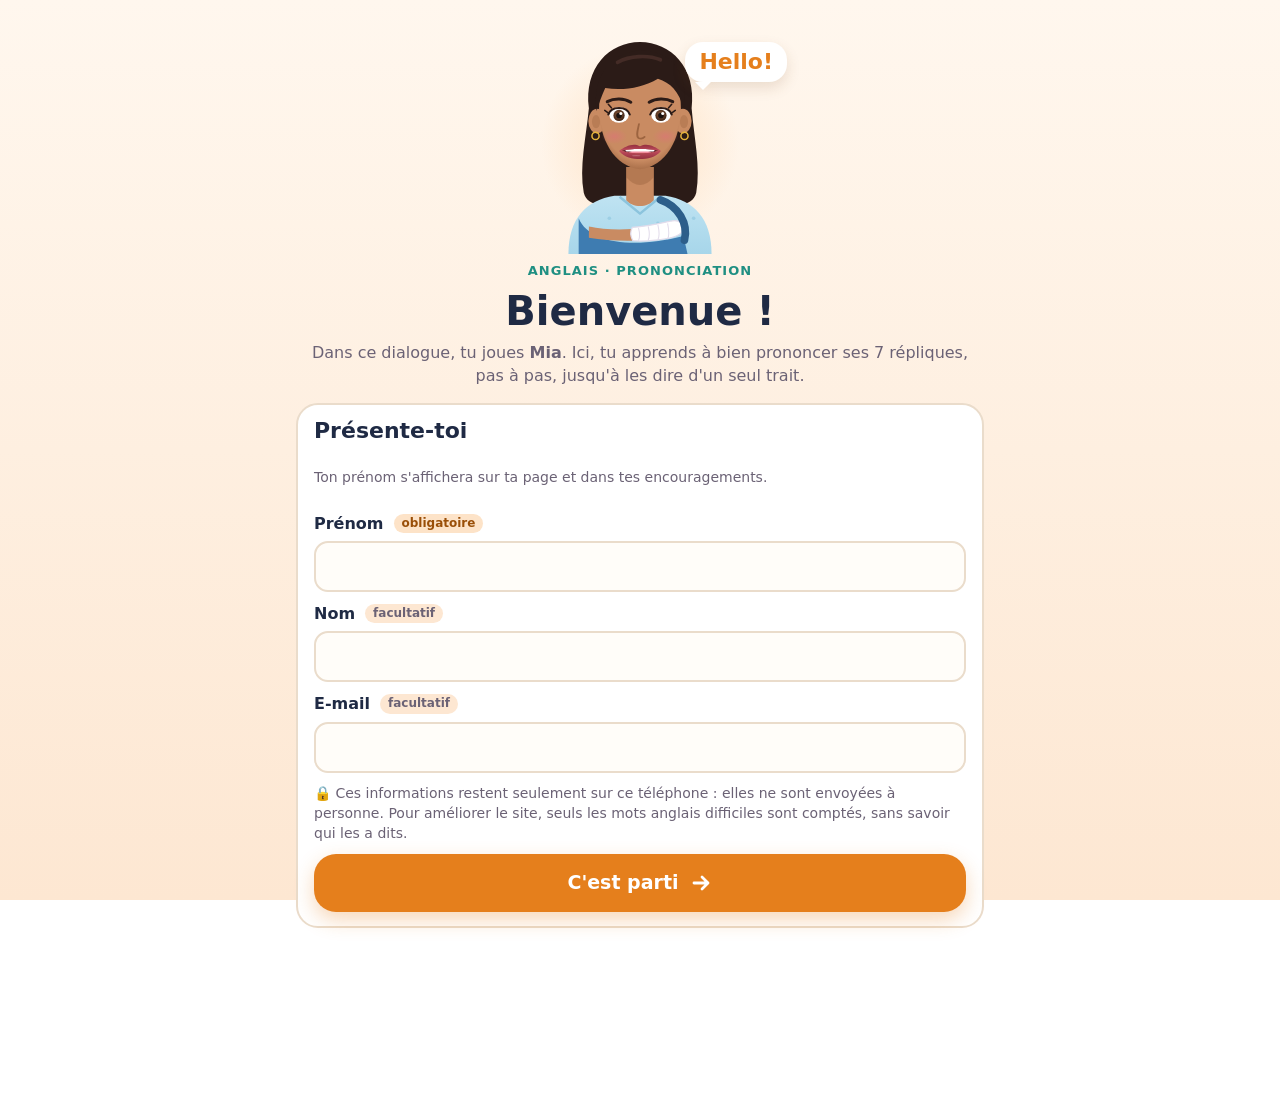
<file: index.html>
<!DOCTYPE html>
<html lang="fr">
<head>
<meta charset="utf-8">
<meta name="viewport" content="width=device-width, initial-scale=1, viewport-fit=cover">
<title>Entraînement de Mia</title>
<meta http-equiv="Content-Security-Policy" content="default-src 'self'; script-src 'self' 'unsafe-inline' https://gc.zgo.at; style-src 'self' 'unsafe-inline' https://fonts.googleapis.com; font-src https://fonts.gstatic.com; img-src 'self' data: https://mia-entrainement.goatcounter.com; media-src 'self' data: blob:; connect-src 'self' https://mia-entrainement.goatcounter.com; object-src 'none'; base-uri 'none'; form-action 'none'">
<meta name="referrer" content="no-referrer">
<meta name="theme-color" content="#e57f1c">
<link rel="manifest" href="manifest.webmanifest">
<!-- visit counter (GoatCounter: no cookies, anonymous). The page counts each screen itself, by its name only:
     the address after # can hold a progress link, which must never leave the phone. -->
<script id="gc" data-goatcounter="https://mia-entrainement.goatcounter.com/count" data-goatcounter-settings='{"no_onload": true}'
        async src="https://gc.zgo.at/count.js"></script>
<link rel="icon" href="icons/icon-192.png">
<link rel="apple-touch-icon" href="icons/apple-touch-icon.png">
<meta name="apple-mobile-web-app-title" content="Mia">
<link rel="preconnect" href="https://fonts.googleapis.com">
<!-- fonts load in the background: with a weak connection the page shows at once, in the system font -->
<link href="https://fonts.googleapis.com/css2?family=Baloo+2:wght@600;800&family=Nunito+Sans:wght@400;600;700;800&display=swap" rel="stylesheet" media="print" onload="this.media='all'">
<style>
/* Same world as the videos: cream paper, navy ink, orange = action, teal = listen, violet = sentence.
   Layout: one column, one line of Mia at a time; the big microphone button stays at the bottom. */
:root {
  --paper: #fff7ee;
  --paper2: #fde7d2;
  --card: #ffffff;
  --ink: #1f2a44;
  --muted: #6b6275;
  --action: #e57f1c;
  --action-soft: #fde3c8;
  --teal: #1f8f82;
  --teal-soft: #dff2ee;
  --violet: #6c5ce0;
  --violet-soft: #ebe8ff;
  --good: #1f9d55;
  --good-soft: #dcf5e6;
  --bad: #d64545;
  --bad-soft: #fde2e2;
  --line: #eadccb;
  --display: "Baloo 2", "Trebuchet MS", system-ui, sans-serif;
  --body: "Nunito Sans", "Segoe UI", system-ui, sans-serif;
  --ipa: "DejaVu Sans", "Segoe UI", "Noto Sans", system-ui, sans-serif;
  color-scheme: light;
}
* { box-sizing: border-box; }
[hidden] { display: none !important; }
html, body { margin: 0; }
body { background: linear-gradient(180deg, var(--paper), var(--paper2)) fixed; color: var(--ink); font-family: var(--body);
  font-size: 16px; line-height: 1.45; }
main { max-width: 720px; margin: 0 auto; padding-block: 18px 170px;
  padding-left: max(16px, env(safe-area-inset-left, 0px)); padding-right: max(16px, env(safe-area-inset-right, 0px));
  display: grid; gap: 16px; }
button { font: inherit; color: inherit; cursor: pointer; }
button:focus-visible { outline: 3px solid var(--violet); outline-offset: 2px; }
h1, h2, h3 { font-family: var(--display); margin: 0; line-height: 1.1; text-wrap: balance; }
header { display: grid; gap: 6px; }
.eyebrow { font-weight: 800; font-size: 13px; letter-spacing: .08em; text-transform: uppercase; color: var(--teal); }
h1 { font-size: clamp(28px, 7vw, 40px); font-weight: 800; }
.lead { margin: 0; color: var(--muted); }

/* steps bar: home, then the 3 steps; a tick once a step is done */
.stepper { display: grid; grid-template-columns: auto repeat(var(--n, 3), minmax(0, 1fr)) auto; gap: 6px; background: var(--card); padding: 6px;
  border-radius: 18px; border: 2px solid var(--line); position: sticky; top: 8px; z-index: 5; box-shadow: 0 6px 16px rgba(31, 42, 68, .06); }
.stepper button { border: 0; background: transparent; border-radius: 13px; padding: 7px 4px; font-weight: 800; color: var(--muted);
  display: grid; justify-items: center; gap: 2px; font-size: 13px; line-height: 1.15; }
.stepper .num { width: 26px; height: 26px; border-radius: 50%; display: grid; place-items: center; background: var(--paper2); color: var(--ink);
  font-family: var(--display); font-size: 15px; }
.stepper .done .num { background: var(--good); color: #fff; }
.stepper button[aria-current="step"] { background: var(--ink); color: #fff; }
.stepper button[aria-current="step"] .num { background: var(--action); color: #fff; }
.stepper .home, .stepper .dl { padding-inline: 10px; }
.stepper .dl svg { width: 22px; height: 22px; }
.stepper .dl[aria-current="page"] { background: var(--ink); color: #fff; }
.dlcorner { justify-self: center; border: 2px solid var(--line); background: var(--card); border-radius: 999px; padding: 8px 16px; font-weight: 800;
  display: inline-flex; gap: 8px; align-items: center; color: var(--ink); }
.dlcorner svg, .vrow a svg { width: 20px; height: 20px; }
.dlall { justify-items: center; text-align: center; }
.dlall .go { width: 100%; max-width: 460px; }
.vlist { display: grid; gap: 0; }
.vrow { display: grid; grid-template-columns: 1fr auto; gap: 10px; align-items: center; padding: 9px 0; border-top: 1px solid var(--line); }
.vrow:first-child { border-top: 0; }
.vrow b { font-family: var(--display); font-size: 16px; display: block; }
.vrow small { color: var(--muted); font-size: 13px; }
.vrow a { display: inline-flex; gap: 6px; align-items: center; text-decoration: none; background: var(--action-soft); color: #9a4f08;
  font-weight: 800; border-radius: 999px; padding: 8px 12px; font-size: 14px; }
.vrow a.got { background: var(--good-soft); color: var(--good); }
.stepper .home svg { width: 22px; height: 22px; }

.reps { display: grid; grid-template-columns: repeat(7, minmax(0, 1fr)); gap: 6px; }
.reps button { border: 2px solid var(--line); background: var(--card); border-radius: 14px; padding: 6px 0 4px;
  display: grid; justify-items: center; gap: 0; font-weight: 800; font-family: var(--display); font-size: 20px; }
.reps button[aria-current="true"] { border-color: var(--action); background: var(--action); color: #fff; }
.stars { font-size: 11px; letter-spacing: 1px; color: #e0b54a; line-height: 1; min-height: 12px; }
.reps button[aria-current="true"] .stars { color: #fff; }

.card { background: var(--card); border: 2px solid var(--line); border-radius: 22px; padding: 14px 16px; display: grid; gap: 10px; }
.cue { border-style: dashed; }
.who { display: flex; align-items: center; gap: 10px; }
.avatar { width: 38px; height: 38px; border-radius: 50%; display: grid; place-items: center; font-weight: 800; color: #fff;
  background: var(--teal); flex: none; }
.who b { font-family: var(--display); font-size: 18px; }
.who span { color: var(--muted); font-size: 14px; }
.cue p { margin: 0; font-size: 16px; }
.fr { color: var(--muted); font-size: 14px; font-style: italic; }

.row { display: flex; flex-wrap: wrap; gap: 8px; align-items: center; }
.btn { border: 0; border-radius: 999px; padding: 9px 14px; font-weight: 800; display: inline-flex; gap: 6px; align-items: center;
  min-height: 42px; }
.btn svg { width: 18px; height: 18px; flex: none; }
.btn.listen { background: var(--teal-soft); color: var(--teal); }
.btn.slow { background: var(--violet-soft); color: var(--violet); }
.btn.rec { background: var(--action-soft); color: #9a4f08; }
.btn.ghost { background: transparent; border: 2px solid var(--line); color: var(--ink); }
.btn.ghost[aria-pressed="true"] { background: var(--ink); border-color: var(--ink); color: #fff; }
.btn:disabled { opacity: .45; cursor: default; }
.btn.playing { outline: 3px solid currentColor; outline-offset: 1px; }

.sentence { display: grid; gap: 8px; padding: 12px 0; border-top: 2px dashed var(--line); }
.sentence:first-of-type { border-top: 0; padding-top: 2px; }
.sentence.scoped { background: var(--violet-soft); margin-inline: -10px; padding-inline: 10px; border-radius: 16px; border-top-color: transparent; }
.shead { display: flex; justify-content: space-between; align-items: center; gap: 8px; flex-wrap: wrap; }
.shead h3 { font-size: 17px; color: var(--violet); }
.units { display: flex; flex-wrap: wrap; gap: 6px 6px; }
.unit { border: 2px solid var(--line); background: #fffdf9; border-radius: 14px; padding: 6px 9px 4px; display: flex; gap: 10px;
  align-items: flex-end; text-align: center; }
.unit:hover { border-color: var(--teal); }
.unit.playing { border-color: var(--teal); background: var(--teal-soft); }
.w { display: grid; gap: 0; justify-items: center; position: relative; }
.w .t { font-weight: 800; font-size: 19px; line-height: 1.15; }
.w .i { font-family: var(--ipa); font-size: 13px; color: var(--teal); }
.w.stress::before { content: ""; position: absolute; top: -7px; width: 7px; height: 7px; border-radius: 50%; background: var(--action); }
.w.ok .t { color: var(--good); }
.w.ko .t { color: var(--bad); text-decoration: underline wavy var(--bad); text-underline-offset: 4px; }
.end { font-weight: 800; color: var(--action); font-size: 18px; align-self: center; }
.note { font-size: 14px; color: var(--muted); }
.note b { color: var(--ink); }

.result { display: grid; gap: 8px; }
.score { display: flex; align-items: center; gap: 12px; }
.score .big { font-family: var(--display); font-size: 40px; font-weight: 800; line-height: 1; font-variant-numeric: tabular-nums; }
.score .st { font-size: 26px; color: #e0b54a; letter-spacing: 2px; }
.heard { font-size: 14px; color: var(--muted); }
.heard b { color: var(--ink); }
.tip { background: var(--action-soft); border-radius: 14px; padding: 10px 12px; font-size: 15px; }
.warn { background: var(--bad-soft); border-radius: 14px; padding: 10px 12px; font-size: 15px; }

.dock { position: fixed; left: 0; right: 0; bottom: 0; padding: 10px max(16px, env(safe-area-inset-right, 0px)) calc(12px + env(safe-area-inset-bottom, 0px)) max(16px, env(safe-area-inset-left, 0px));
  background: linear-gradient(180deg, rgba(253, 231, 210, 0), var(--paper2) 30%); }
.dock .in { max-width: 720px; margin: 0 auto; display: grid; gap: 6px; }
.scope { display: flex; gap: 6px; justify-content: safe center; overflow-x: auto; scrollbar-width: none; }
.scope::-webkit-scrollbar { display: none; }
.scope button { flex: none; border: 2px solid var(--line); background: var(--card); border-radius: 999px; padding: 4px 12px; font-weight: 800; font-size: 14px; }
.scope button[aria-pressed="true"] { background: var(--violet); border-color: var(--violet); color: #fff; }
.mic { border: 0; border-radius: 22px; background: var(--action); color: #fff; padding: 14px 16px; font-weight: 800; font-size: 19px;
  display: flex; align-items: center; justify-content: center; gap: 10px; min-height: 60px; box-shadow: 0 8px 20px rgba(229, 127, 28, .3); }
.mic svg { width: 26px; height: 26px; }
.mic.on { background: var(--bad); animation: pulse 1.2s ease-in-out infinite; }
@keyframes pulse { 50% { box-shadow: 0 0 0 10px rgba(214, 69, 69, .18); } }
.live { text-align: center; font-size: 14px; color: var(--muted); min-height: 20px; }

/* full rehearsal */
.stage { display: grid; gap: 14px; }
.count { font-family: var(--display); font-size: 64px; font-weight: 800; color: var(--action); text-align: center; line-height: 1; }
.option { display: grid; gap: 4px; justify-items: start; border-top: 2px dashed var(--line); padding-top: 10px; }
table { width: 100%; border-collapse: collapse; font-variant-numeric: tabular-nums; }
td, th { text-align: left; padding: 6px 4px; border-bottom: 1px solid var(--line); }
.hidden-text .units { filter: blur(7px); }
.score .emo { font-size: 38px; line-height: 1; }
.fixes { display: grid; gap: 10px; }
.fix { border: 2px solid var(--bad-soft); border-left: 8px solid var(--bad); border-radius: 16px; padding: 10px 12px; display: grid; gap: 6px; background: #fffafa; }
.fix p { margin: 0; font-size: 15px; }
.fhead { display: flex; gap: 10px; align-items: baseline; flex-wrap: wrap; }
.fhead b { font-size: 20px; color: var(--bad); }
.fhead .i { font-family: var(--ipa); color: var(--teal); font-size: 15px; }
.fix .btn { justify-self: start; }
/* a video in big, with the « À toi ! » panel over its lower part */
.vid { display: grid; gap: 10px; justify-items: center; }
.vid .frame { position: relative; width: min(100%, calc(74vh * 9 / 16), 430px); }
.vid video { width: 100%; aspect-ratio: 9 / 16; border-radius: 18px; background: var(--paper2); display: block;
  box-shadow: 0 10px 24px rgba(122, 74, 32, .16); }
.vid .side { display: grid; gap: 8px; justify-items: center; text-align: center; }
.vid .side p { margin: 0; }
.vid .toi { position: absolute; left: 10px; right: 10px; bottom: 58px; z-index: 2; box-shadow: 0 10px 26px rgba(31, 42, 68, .28); }

/* the list of sounds, then one page per sound */
.sonlist { display: grid; gap: 10px; }
.sonitem { display: grid; grid-template-columns: 76px 1fr auto; gap: 12px; align-items: center; text-align: left; width: 100%;
  background: var(--card); border: 2px solid var(--line); border-radius: 20px; padding: 8px 12px 8px 8px; }
.sonitem img { width: 76px; height: 56px; object-fit: cover; border-radius: 12px; display: block; background: var(--paper2); }
.sonitem b { display: block; font-family: var(--display); font-size: 18px; line-height: 1.15; }
.sonitem small { display: -webkit-box; -webkit-line-clamp: 2; -webkit-box-orient: vertical; overflow: hidden; color: var(--muted); font-size: 14px; }
.sonitem .st { font-size: 13px; font-weight: 800; white-space: nowrap; }
.sonitem .st.ok { color: var(--good); }
.sonitem .st.todo { width: 34px; height: 34px; border-radius: 50%; display: grid; place-items: center; background: var(--action-soft); color: var(--action); }
.sonitem.done { border-color: var(--good-soft); }
.sonitem.next { border-color: var(--action); box-shadow: 0 6px 16px rgba(229, 127, 28, .18); }
.sonitem.next .st.todo { background: var(--action); color: #fff; }
.sonview { display: grid; gap: 12px; }
.sonhead { display: flex; justify-content: space-between; align-items: center; gap: 8px; }
.sonview h2 { font-size: clamp(28px, 7vw, 36px); font-weight: 800; }
.sonview > .lead { margin: 0; }
.sonend { display: grid; justify-items: center; gap: 8px; }
.sonend .go { width: 100%; max-width: 460px; }
/* end of a sound: a congratulation card laid over the video, the video still visible around it */
.celebrate { position: absolute; inset: 0; z-index: 3; border-radius: 18px; display: grid; place-items: center; padding: 14px;
  background: rgba(255, 247, 238, .62); backdrop-filter: blur(4px); -webkit-backdrop-filter: blur(4px); animation: fadein .35s ease both; }
@keyframes fadein { from { opacity: 0; } }
.celebrate .ovcard { position: relative; width: 100%; max-width: 330px; background: #fff; border-radius: 24px; padding: 18px 16px 16px;
  display: grid; justify-items: center; gap: 8px; text-align: center; box-shadow: 0 16px 40px rgba(31, 42, 68, .25);
  animation: pop .55s .1s cubic-bezier(.2, .8, .3, 1.4) both; }
.celebrate .mia-wrap { width: 120px; height: 130px; }
.celebrate .rays { width: 200px; height: 200px; }
.celebrate .spark { font-size: 20px; }
.celebrate .medal { position: absolute; top: -14px; right: 14px; background: var(--good); color: #fff; font-weight: 800; font-size: 13px;
  border-radius: 999px; padding: 4px 10px; box-shadow: 0 4px 10px rgba(31, 157, 85, .3); animation: pop .5s .6s cubic-bezier(.2, .8, .3, 1.6) both; }
.celebrate h3 { font-size: 24px; color: var(--action); }
.celebrate p { margin: 0; }
.celebrate .dots { display: flex; gap: 6px; justify-content: center; flex-wrap: wrap; }
.celebrate .dots i { width: 14px; height: 14px; border-radius: 50%; background: var(--line); }
.celebrate .dots i.on { background: var(--good); }
.celebrate .dots i.now { background: var(--action); animation: pop .5s .8s cubic-bezier(.2, .8, .3, 1.8) both; }
.celebrate .go { width: 100%; }
.lockcard { justify-items: center; text-align: center; padding: 24px 18px; }
.lockic { font-size: 54px; line-height: 1; }
.stepper .locked .num { background: var(--line); }
a.btn { text-decoration: none; }
/* screens */
.screen { display: grid; gap: 16px; }
.screen.enter > * { animation: rise .5s cubic-bezier(.2, .8, .3, 1.15) both; }
.screen.enter > *:nth-child(2) { animation-delay: .07s; } .screen.enter > *:nth-child(3) { animation-delay: .14s; }
.screen.enter > *:nth-child(4) { animation-delay: .21s; } .screen.enter > *:nth-child(5) { animation-delay: .28s; }
@keyframes rise { from { opacity: 0; transform: translateY(18px); } }
.intro { display: grid; gap: 6px; }
.intro h2 { font-size: clamp(28px, 7vw, 38px); font-weight: 800; }
h2 { font-size: 22px; }

.hero { display: grid; justify-items: center; text-align: center; gap: 8px; padding-top: 6px; }
.mia-wrap { position: relative; width: 210px; height: 230px; }
.mia-wrap .mia { position: absolute; inset: 0; animation: float 4.5s ease-in-out infinite; }
.mia-wrap .mia svg { width: 100%; height: 100%; display: block; }
.glow { position: absolute; left: 50%; top: 52%; width: 200px; height: 200px; translate: -50% -50%; border-radius: 50%;
  background: radial-gradient(circle, #ffe1c2 0%, rgba(255, 225, 194, 0) 70%); }
.bubble { position: absolute; right: -42px; top: 18px; background: #fff; color: var(--action); font-family: var(--display); font-weight: 800;
  font-size: 22px; padding: 4px 14px; border-radius: 18px; box-shadow: 0 6px 14px rgba(122, 74, 32, .15); transform-origin: 0 100%;
  animation: pop .6s .5s cubic-bezier(.2, .8, .3, 1.5) both, wave 3s 1.4s ease-in-out infinite; }
.bubble::after { content: ""; position: absolute; left: 10px; bottom: -8px; border: 8px solid transparent; border-top-color: #fff; border-bottom: 0; }
@keyframes float { 50% { transform: translateY(-8px); } }
@keyframes pop { from { opacity: 0; transform: scale(.3); } }
@keyframes wave { 0%, 80%, 100% { rotate: 0deg; } 85% { rotate: -8deg; } 90% { rotate: 6deg; } 95% { rotate: -3deg; } }

.story p { margin: 0; }
.cast { display: flex; flex-wrap: wrap; gap: 8px; }
.cast span { display: inline-flex; align-items: center; gap: 7px; background: #fffdf9; border: 2px solid var(--line); border-radius: 999px;
  padding: 3px 12px 3px 3px; font-size: 14px; }
.cast i { width: 28px; height: 28px; border-radius: 50%; display: grid; place-items: center; color: #fff; font-style: normal; font-weight: 800; }
.cast b { font-family: var(--display); font-size: 16px; }
.dialogue summary { cursor: pointer; font-weight: 800; color: var(--teal); padding: 6px 0; }
.dialogue summary span { font-weight: 600; color: var(--muted); }
.dpart { display: grid; gap: 8px; margin-top: 10px; }
.dpart h4 { margin: 6px 0 0; font-family: var(--display); font-size: 16px; color: var(--violet); }
.dline { display: grid; grid-template-columns: 28px 1fr; gap: 8px; align-items: start; font-size: 15px; }
.dline i { width: 28px; height: 28px; border-radius: 50%; display: grid; place-items: center; color: #fff; font-style: normal; font-weight: 800; font-size: 13px; }
.dline p { margin: 0; }
.dline b { font-family: var(--display); }
.dline.me { background: var(--action-soft); border-radius: 14px; padding: 8px; margin-inline: -8px; }
.dline .fr { display: block; margin-top: 2px; }

.path { list-style: none; margin: 0; padding: 0; display: grid; gap: 10px; }
.path li { display: grid; grid-template-columns: 40px 1fr auto; gap: 12px; align-items: center; }
.path .num { width: 40px; height: 40px; border-radius: 50%; display: grid; place-items: center; font-family: var(--display); font-weight: 800;
  font-size: 20px; background: var(--paper2); }
.path li.done .num { background: var(--good); color: #fff; }
.path b { display: block; font-family: var(--display); font-size: 18px; }
.path small { color: var(--muted); font-size: 14px; }
.path .state { font-size: 13px; font-weight: 800; color: var(--good); }

.ready { display: grid; justify-items: center; gap: 10px; text-align: center; padding: 6px 0 10px; }
.ask { margin: 0; font-family: var(--display); font-size: 24px; font-weight: 800; }
.go { border: 0; border-radius: 22px; background: var(--action); color: #fff; padding: 14px 22px; font-weight: 800; font-size: 19px; min-height: 58px;
  display: inline-flex; align-items: center; justify-content: center; gap: 10px; box-shadow: 0 8px 20px rgba(229, 127, 28, .3); }
.go svg { width: 24px; height: 24px; flex: none; transition: transform .2s; }
.go:hover svg { transform: translateX(4px); }
.ready .go { animation: breathe 2.4s ease-in-out infinite; }
@keyframes breathe { 50% { box-shadow: 0 8px 20px rgba(229, 127, 28, .3), 0 0 0 9px rgba(229, 127, 28, .14); } }
.linkbtn { border: 0; background: none; color: var(--muted); font-weight: 700; text-decoration: underline; padding: 6px; }
.nextbar { display: grid; justify-items: center; gap: 6px; padding-top: 8px; }
.nextbar .go { width: 100%; max-width: 460px; }
.nextbar .go.soft { background: var(--ink); box-shadow: 0 8px 20px rgba(31, 42, 68, .2); }
.seen { font-size: 13px; font-weight: 800; color: var(--good); background: var(--good-soft); border-radius: 999px; padding: 2px 10px; }
.shead2 { display: flex; justify-content: space-between; align-items: center; gap: 8px; flex-wrap: wrap; }

.bravo { display: grid; justify-items: center; text-align: center; gap: 8px; }
.bravo h1 { color: var(--action); }
.mia-wrap.big { width: 250px; height: 270px; }
.mia-wrap.big .mia { animation: bounce .9s cubic-bezier(.2, .8, .3, 1.4) both, float 4.5s 1s ease-in-out infinite; }
.rays { position: absolute; left: 50%; top: 45%; width: 340px; height: 340px; translate: -50% -50%; border-radius: 50%;
  background: repeating-conic-gradient(rgba(229, 127, 28, .16) 0 10deg, transparent 10deg 20deg);
  mask: radial-gradient(circle, #000 30%, transparent 70%); -webkit-mask: radial-gradient(circle, #000 30%, transparent 70%);
  animation: spin 18s linear infinite; }
.spark { position: absolute; color: #e0b54a; font-size: 30px; animation: twinkle 1.6s ease-in-out infinite; }
.s1 { left: -6px; top: 30px; } .s2 { right: -4px; top: 60px; animation-delay: .4s; font-size: 24px; }
.s3 { left: 18px; bottom: 40px; animation-delay: .8s; font-size: 20px; } .s4 { right: 20px; bottom: 20px; animation-delay: 1.2s; }
@keyframes spin { to { rotate: 360deg; } }
@keyframes bounce { from { opacity: 0; transform: scale(.4) translateY(40px); } }
@keyframes twinkle { 50% { transform: scale(1.5) rotate(20deg); opacity: .5; } }
.recap { list-style: none; margin: 0; padding: 0; display: grid; gap: 8px; }
.recap li { background: var(--card); border: 2px solid var(--line); border-radius: 18px; padding: 10px 14px; display: grid;
  grid-template-columns: 34px 1fr; gap: 10px; align-items: center; }
.recap li.done { border-color: var(--good-soft); }
.recap .ic { width: 34px; height: 34px; border-radius: 50%; display: grid; place-items: center; background: var(--paper2); font-weight: 800; }
.recap li.done .ic { background: var(--good); color: #fff; }
.recap b { font-family: var(--display); font-size: 17px; display: block; }
.recap small { color: var(--muted); }
.tipday { background: var(--teal-soft); border-color: transparent; }
.tipday p { margin: 0; }
@media (prefers-reduced-motion: reduce) {
  .screen.enter > *, .mia-wrap .mia, .bubble, .ready .go, .rays, .spark { animation: none !important; }
}
/* interactive video: the « À toi ! » panel */
.toi { scroll-margin: 90px 0 200px; display: grid; gap: 8px; background: var(--action-soft); border-radius: 16px; padding: 10px 12px; justify-items: start;
  animation: pop .35s cubic-bezier(.2, .8, .3, 1.4) both; }
.toi .eyebrow { color: #9a4f08; }
.toi .say { margin: 0; font-family: var(--display); font-weight: 800; font-size: 19px; line-height: 1.2; color: var(--ink); }
.toi .heard { margin: 0; font-size: 14px; color: var(--muted); min-height: 20px; }
.toi.ok { background: var(--good-soft); }
.toi.ok .say { color: var(--good); }
.toi .row .btn { min-height: 36px; padding: 6px 12px; font-size: 14px; }
.toi .listening { display: inline-flex; gap: 6px; align-items: center; font-weight: 800; color: var(--bad); font-size: 14px; }
.toi .listening::before { content: ""; width: 10px; height: 10px; border-radius: 50%; background: var(--bad); animation: blink 1s infinite; }
@keyframes blink { 50% { opacity: .2; } }
.chip-toggle { border: 2px solid var(--line); background: var(--card); border-radius: 999px; padding: 5px 10px; font-size: 13px; font-weight: 700; }
.chip-toggle[aria-pressed="true"] { border-color: var(--teal); background: var(--teal-soft); color: var(--teal); }
.boot { text-align: center; color: var(--muted); font-weight: 700; padding: 40vh 0 0; margin: 0; }
/* « Lis avec Mia »: the word being said lights up */
.w .t { border-radius: 8px; padding: 0 2px; transition: background .12s, color .12s; }
.w.now .t { background: var(--action); color: #fff; }
.w.said .t { color: var(--teal); }
.w.guide .t { box-shadow: inset 0 -4px 0 var(--action); }
.ra { background: var(--violet-soft); border-color: transparent; }
.ra h3 { color: var(--violet); }
.ra ol { margin: 0; padding-left: 20px; display: grid; gap: 2px; font-size: 15px; }
.ra .phase { font-family: var(--display); font-weight: 800; font-size: 20px; color: var(--violet); }
.btn.violet { background: var(--violet); color: #fff; }
.rhythm { display: grid; gap: 4px; background: var(--paper); border-radius: 14px; padding: 10px 12px; }
.rhythm b { font-family: var(--display); font-size: 17px; }
.bar2 { position: relative; height: 10px; border-radius: 5px; background: var(--line); }
.bar2 i { position: absolute; inset: 0 auto 0 0; border-radius: 5px; background: var(--teal); }
.bar2 i.me { background: var(--action); }
.hrow { display: grid; grid-template-columns: 1fr auto; gap: 8px; align-items: center; padding: 8px 0; border-top: 1px solid var(--line); }
.hrow:first-of-type { border-top: 0; }
.hrow b { font-family: var(--display); font-size: 18px; }
.hrow small { display: block; color: var(--muted); font-size: 13px; }
.hrow .row { flex-wrap: nowrap; gap: 6px; }
.hrow .btn { min-height: 36px; padding: 6px 10px; font-size: 14px; }
.hrow.win b { color: var(--good); }
/* welcome form */
.idform label { display: flex; flex-wrap: wrap; align-items: center; gap: 6px; font-weight: 800; }
.idform label input { flex-basis: 100%; }
.idform input { font: inherit; font-weight: 600; color: var(--ink); background: #fffdf9; border: 2px solid var(--line); border-radius: 14px;
  padding: 12px 14px; min-height: 50px; width: 100%; }
.idform input:focus { outline: none; border-color: var(--violet); box-shadow: 0 0 0 3px var(--violet-soft); }
.idform input[aria-invalid="true"] { border-color: var(--bad); }
.idform .req, .idform .opt { font-size: 12px; font-weight: 700; border-radius: 999px; padding: 1px 8px; margin-left: 4px; }
.idform .req { background: var(--action-soft); color: #9a4f08; }
.idform .opt { background: var(--paper2); color: var(--muted); }
.idform .err { margin: 0; color: var(--bad); font-weight: 700; }
.idform .privacy { margin: 0; font-size: 14px; color: var(--muted); }
.idform .go { justify-self: stretch; }
/* install the app */
.install { grid-template-columns: 56px 1fr; align-items: center; background: var(--teal-soft); border-color: transparent; }
.install .appicon img { display: block; border-radius: 14px; box-shadow: 0 4px 10px rgba(31, 42, 68, .18); }
.install h3 { color: var(--teal); }
.install p { margin: 2px 0 0; }
.install .go { grid-column: 1 / -1; background: var(--teal); box-shadow: 0 8px 20px rgba(31, 143, 130, .25); }
/* progress on another device */
.carry h3 { color: var(--teal); }
.carry p { margin: 0; }
.carrylink { font: inherit; font-size: 13px; width: 100%; border: 2px solid var(--line); border-radius: 12px; padding: 8px 10px; background: #fffdf9; color: var(--muted); }
.import { background: var(--good-soft); border-color: transparent; }
.import h3 { color: var(--good); }
.import p { margin: 0; }
.speed { display: flex; align-items: center; gap: 6px; flex-wrap: wrap; justify-content: center; font-size: 14px; font-weight: 700; color: var(--muted); }
.speed button { border: 2px solid var(--line); background: var(--card); border-radius: 999px; padding: 4px 12px; font-weight: 800; font-size: 14px; color: var(--ink); }
.speed button[aria-pressed="true"] { background: var(--ink); border-color: var(--ink); color: #fff; }
canvas.confetti { position: fixed; inset: 0; pointer-events: none; z-index: 50; }
@media (prefers-reduced-motion: reduce) { .mic.on { animation: none; } }
</style>
</head>
<body>
<main>
  <p class="boot" id="boot">Chargement de l'entraînement de Mia…</p>
  <!-- ===== welcome ===== -->
  <section id="home" class="screen" hidden>
    <div class="hero">
      <div class="mia-wrap">
        <div class="glow" aria-hidden="true"></div>
        <div class="mia" id="heroMia"></div>
        <div class="bubble" aria-hidden="true">Hello!</div>
      </div>
      <span class="eyebrow">Anglais · Prononciation</span>
      <h1 id="hello">Bienvenue !</h1>
      <p class="lead">Dans ce dialogue, tu joues <b>Mia</b>. Ici, tu apprends à bien prononcer ses 7 répliques, pas à pas, jusqu'à les dire d'un seul trait.</p>
      <button class="linkbtn" id="editMe" hidden>Ce n'est pas toi ? Modifier mon prénom</button>
    </div>

    <div class="card import" id="import" hidden></div>

    <form class="card idform" id="who" novalidate hidden>
      <h2>Présente-toi</h2>
      <p class="note">Ton prénom s'affichera sur ta page et dans tes encouragements.</p>
      <label>Prénom <span class="req">obligatoire</span>
        <input id="fFirst" name="first" maxlength="40" autocomplete="given-name" autocapitalize="words" enterkeyhint="next" required>
      </label>
      <label>Nom <span class="opt">facultatif</span>
        <input id="fLast" name="last" maxlength="60" autocomplete="family-name" autocapitalize="words" enterkeyhint="next">
      </label>
      <label>E-mail <span class="opt">facultatif</span>
        <input id="fMail" name="mail" type="email" maxlength="120" autocomplete="email" inputmode="email" enterkeyhint="done">
      </label>
      <p class="err" id="fErr" role="alert" hidden></p>
      <p class="privacy">🔒 Ces informations restent seulement sur ce téléphone : elles ne sont envoyées à personne. Pour améliorer le site, seuls les mots anglais difficiles sont comptés, sans savoir qui les a dits.</p>
      <button class="go" type="submit" id="fGo"></button>
    </form>

    <div id="homeMain" class="screen">
    <div class="card story">
      <h2>L'histoire</h2>
      <p>Mia a 17 ans. Hier matin, elle a glissé sur du verglas en allant à l'école et s'est cassé le poignet droit. Elle est à l'hôpital de Liverpool, au service de traumatologie, et elle va être opérée. Autour d'elle :</p>
      <div class="cast" id="cast"></div>
      <details class="dialogue">
        <summary>Lire tout le dialogue <span>(environ 5 minutes)</span></summary>
        <div id="dialogue"></div>
      </details>
    </div>

    <div class="card">
      <h2>Ton parcours</h2>
      <ol class="path" id="path"></ol>
    </div>

    <div class="ready">
      <p class="ask">Es-tu prête à jouer le rôle de Mia ?</p>
      <button class="go" id="startBtn"></button>
      <button class="linkbtn" id="restartBtn" hidden>Recommencer depuis le début</button>
    </div>
    <div class="card install" id="install" hidden>
      <div class="appicon" aria-hidden="true"><img src="icons/icon-192.png" alt="" width="56" height="56"></div>
      <div>
        <h3 id="installTitle">Installer l'appli sur ton téléphone</h3>
        <p class="note" id="installHow">Une icône « Mia » sur ton écran d'accueil : elle s'ouvre en plein écran, sans passer par Google.</p>
      </div>
      <button class="go" id="installBtn" hidden></button>
    </div>
    <div class="card carry" id="carry">
      <h3>Continuer sur un autre appareil</h3>
      <p class="note">Ta progression (étoiles, vidéos vues, mots difficiles) est gardée sur cet appareil. Pour la retrouver sur un autre téléphone ou un ordinateur, envoie-toi ce lien et ouvre-le là-bas.</p>
      <div class="row">
        <button class="btn listen" id="carryBtn"></button>
      </div>
      <input class="carrylink" id="carryLink" readonly hidden aria-label="Lien de ta progression">
      <p class="note" id="carryMsg" aria-live="polite"></p>
    </div>
    <button class="dlcorner" id="homeVideos"></button>
    </div>
  </section>

  <!-- ===== the steps ===== -->
  <nav class="stepper" id="stepper" aria-label="Étapes" hidden></nav>

  <section id="sons" class="screen stage" hidden>
    <div class="intro" id="sonsIntro">
      <span class="eyebrow" data-step="sons"></span>
      <h2>Les 10 sons</h2>
      <p class="lead">Choisis un son : sa vidéo s'ouvre en grand. On voit la bouche de face et de côté, et à chaque « À toi ! » tu répètes à voix haute. Les 10 sons sont à finir avant de passer aux répliques.</p>
    </div>
    <div id="sonsList" class="sonlist"></div>
    <div id="sonView" class="sonview" hidden></div>
    <div class="nextbar" id="nextSons"></div>
  </section>

  <section id="train" class="screen stage" hidden>
    <div class="intro">
      <span class="eyebrow" data-step="train"></span>
      <h2>Réplique par réplique</h2>
      <p class="lead">Touche un mot pour l'entendre seul. Écoute la phrase, puis appuie sur le micro et lis à voix haute : les mots compris passent en vert, les autres en rouge.</p>
    </div>
    <nav class="reps" id="reps" aria-label="Répliques"></nav>
    <div class="card cue" id="cue"></div>
    <div class="card ra" id="ra"></div>
    <div class="card" id="line"></div>
    <div class="card result" id="result" hidden></div>
    <div class="card" id="video"></div>
    <div class="card" id="self">
      <h3>M'enregistrer et comparer</h3>
      <p class="note">Enregistre-toi, puis écoute le modèle et ta voix l'un après l'autre.</p>
      <div class="row">
        <button class="btn rec" id="recBtn"></button>
        <button class="btn listen" id="cmpBtn" disabled></button>
      </div>
    </div>
    <div class="card" id="hard"></div>
    <div class="nextbar" id="nextTrain"></div>
  </section>

  <section id="full" class="screen stage" hidden>
    <div class="intro">
      <span class="eyebrow" data-step="full"></span>
      <h2>Répétition générale</h2>
    </div>
    <div class="card">
      <h3>Toute la scène, en entier</h3>
      <p class="note">Toute la scène est jouée : Lola, Tess, Léa et le Dr Johnson disent leurs répliques, et quand c'est le tour de Mia, c'est à toi. Après un petit compte à rebours (3, 2, 1), dis ta réplique. Environ 5 minutes.</p>
      <p class="note">Tu lis tes répliques <b>avec le texte</b> sous les yeux.</p>
      <div class="option">
        <button class="btn ghost" id="lvl-exam" aria-pressed="false"></button>
        <span class="note">Facultatif : le texte est caché pendant que tu parles, pour aller plus loin.</span>
      </div>
      <button class="mic" id="fullStart"></button>
    </div>
    <div id="fullStage" class="stage"></div>
    <div class="nextbar" id="nextFull"></div>
  </section>

  <!-- ===== a step that is not open yet ===== -->
  <section id="locked" class="screen" hidden>
    <div class="card lockcard">
      <div class="lockic" aria-hidden="true">🔒</div>
      <h2>D'abord les 10 sons</h2>
      <p class="lead" id="lockMsg"></p>
      <button class="go" id="lockGo"></button>
    </div>
  </section>

  <!-- ===== every video, to download ===== -->
  <section id="videos" class="screen" hidden>
    <div class="intro">
      <span class="eyebrow">Téléchargements</span>
      <h2>Toutes les vidéos</h2>
      <p class="lead">Choisis une vidéo pour la télécharger, ou prends-les toutes d'un coup. Une fois sur le téléphone, elles se regardent sans internet.</p>
    </div>
    <div class="card dlall">
      <button class="go" id="dlAll"></button>
      <p class="note">Mieux vaut être en Wi-Fi. Si le téléphone demande l'autorisation de télécharger plusieurs fichiers, appuie sur « Autoriser ».</p>
    </div>
    <div id="vidLists" class="stage"></div>
    <div class="nextbar"><button class="linkbtn" id="vidBack">Retour</button></div>
  </section>

  <!-- ===== the end ===== -->
  <section id="bravo" class="screen" hidden>
    <div class="bravo">
      <div class="mia-wrap big">
        <div class="rays" aria-hidden="true"></div>
        <div class="mia" id="bravoMia"></div>
        <span class="spark s1" aria-hidden="true">★</span><span class="spark s2" aria-hidden="true">★</span>
        <span class="spark s3" aria-hidden="true">★</span><span class="spark s4" aria-hidden="true">★</span>
      </div>
      <h1 id="bravoTitle"></h1>
      <p class="lead" id="bravoLead"></p>
    </div>
    <ul class="recap" id="recap"></ul>
    <div class="card tipday">
      <h3>Quand tu parles anglais</h3>
      <p>Respire, parle lentement et articule bien chaque mot. Si un mot t'échappe, continue tranquillement : le plus important, c'est de te faire comprendre.</p>
    </div>
    <div class="nextbar">
      <button class="go" id="againBtn"></button>
      <button class="btn ghost" id="bravoVideos"></button>
      <button class="linkbtn" id="homeBtn">Revenir à l'accueil</button>
    </div>
  </section>
</main>

<div class="dock" id="dock">
  <div class="in">
    <div class="scope" id="scope" role="group" aria-label="Que veux-tu tester ?"></div>
    <button class="mic" id="micBtn"></button>
    <div class="live" id="live" aria-live="polite"></div>
  </div>
</div>

<script>
const DATA = {"reps": [{"fr": "Oui, bien sûr. Je n'ai pas très bien dormi. Mon poignet me fait encore mal, et je m'inquiète pour l'opération.", "sentences": [{"text": "Yes, of course.", "chunks": [{"note": "course : « ô » long, R muet", "units": [{"text": "Yes", "audio": "audio/45b686733408.mp3", "words": [{"w": "Yes,", "ipa": "jes", "stress": false, "k": "0-0-0"}]}, {"text": "of course", "audio": "audio/e87d4413af2d.mp3", "words": [{"w": "of", "ipa": "əv", "stress": false, "k": "0-0-1"}, {"w": "course.", "ipa": "ˈkɔːs", "stress": true, "k": "0-0-2", "end": "down"}]}]}], "audio": "audio/74609048d3b2.mp3", "slow": null}, {"text": "I didn't sleep very well.", "chunks": [{"note": "sleep : i long, grand sourire · very : un vrai V", "units": [{"text": "I", "audio": "audio/2504e1c380ad.mp3", "words": [{"w": "I", "ipa": "aɪ", "stress": false, "k": "0-1-0"}]}, {"text": "didn't", "audio": "audio/c4da53ae700a.mp3", "words": [{"w": "didn't", "ipa": "ˈdɪdnt", "stress": true, "k": "0-1-1"}]}, {"text": "sleep", "audio": "audio/dadab812860d.mp3", "words": [{"w": "sleep", "ipa": "ˈsliːp", "stress": true, "k": "0-1-2"}]}, {"text": "very", "audio": "audio/87a867572ac9.mp3", "words": [{"w": "very", "ipa": "ˈveri", "stress": true, "k": "0-1-3"}]}, {"text": "well", "audio": "audio/6b04d4e6cf92.mp3", "words": [{"w": "well.", "ipa": "ˈwel", "stress": true, "k": "0-1-4", "end": "down"}]}]}], "audio": "audio/9d5f7606cf34.mp3", "slow": "audio/47ef54f6d8aa.mp3"}, {"text": "My wrist still hurts, and I'm worried about the operation.", "chunks": [{"note": "wrist : W muet · hurts : H soufflé", "units": [{"text": "My wrist", "audio": "audio/b20aea95414d.mp3", "words": [{"w": "My", "ipa": "maɪ", "stress": false, "k": "0-2-0"}, {"w": "wrist", "ipa": "ˈrɪst", "stress": true, "k": "0-2-1"}]}, {"text": "still", "audio": "audio/ca825b34d79f.mp3", "words": [{"w": "still", "ipa": "stɪl", "stress": false, "k": "0-2-2"}]}, {"text": "hurts", "audio": "audio/8dd37ec1cbea.mp3", "words": [{"w": "hurts,", "ipa": "ˈhɜːts", "stress": true, "k": "0-2-3"}]}]}, {"note": "the + voyelle = « dhi » · operation : accent sur RA", "units": [{"text": "and I'm", "audio": "audio/52e37432d14f.mp3", "words": [{"w": "and", "ipa": "ənd", "stress": false, "k": "0-2-4"}, {"w": "I'm", "ipa": "aɪm", "stress": false, "k": "0-2-5"}]}, {"text": "worried", "audio": "audio/4805f17b2fa3.mp3", "words": [{"w": "worried", "ipa": "ˈwʌrid", "stress": true, "k": "0-2-6"}]}, {"text": "about", "audio": "audio/78ed3755e31f.mp3", "words": [{"w": "about", "ipa": "əˈbaʊt", "stress": true, "k": "0-2-7"}]}, {"text": "the operation", "audio": "audio/dc167dc7a942.mp3", "words": [{"w": "the", "ipa": "ði", "stress": false, "k": "0-2-8"}, {"w": "operation.", "ipa": "ˌɒpəˈreɪʃn", "stress": true, "k": "0-2-9", "end": "down"}]}]}], "audio": "audio/d08016bf8235.mp3", "slow": "audio/12b275cda366.mp3"}], "full": "audio/7745ada9c737.mp3", "fullSlow": "audio/6f31e1e884b5.mp3", "cues": [{"who": "Lola", "text": "Good morning, Mia. I'm Lola, your nurse, and this is Tess, a nursing student. Is it okay if we check how you're feeling?", "audio": "audio/fbc915819c5b.mp3", "color": "#1f8f82"}]}, {"fr": "Environ six sur dix. C'est une douleur vive du côté droit, surtout quand je bouge les doigts.", "sentences": [{"text": "About six out of ten.", "chunks": [{"note": "six‿out‿of : les mots s'enchaînent", "units": [{"text": "About", "audio": "audio/78ed3755e31f.mp3", "words": [{"w": "About", "ipa": "əˈbaʊt", "stress": true, "k": "1-0-0"}]}, {"text": "six", "audio": "audio/7b1d54c2c491.mp3", "words": [{"w": "six", "ipa": "ˈsɪks", "stress": true, "k": "1-0-1"}]}, {"text": "out", "audio": "audio/4553109e2d4e.mp3", "words": [{"w": "out", "ipa": "aʊt", "stress": false, "k": "1-0-2"}]}, {"text": "of ten", "audio": "audio/acbdea6ec304.mp3", "words": [{"w": "of", "ipa": "əv", "stress": false, "k": "1-0-3"}, {"w": "ten.", "ipa": "ˈten", "stress": true, "k": "1-0-4", "end": "down"}]}]}], "audio": "audio/4a61ff4c3016.mp3", "slow": "audio/304e14510d78.mp3"}, {"text": "It's a sharp pain on the right side, especially when I move my fingers.", "chunks": [{"note": "pain : la bouche glisse de « é » vers « i »", "units": [{"text": "It's a sharp", "audio": "audio/ae62ad22fda5.mp3", "words": [{"w": "It's", "ipa": "ɪts", "stress": false, "k": "1-1-0"}, {"w": "a", "ipa": "ə", "stress": false, "k": "1-1-1"}, {"w": "sharp", "ipa": "ˈʃɑːp", "stress": true, "k": "1-1-2"}]}, {"text": "pain", "audio": "audio/1596db8cc773.mp3", "words": [{"w": "pain", "ipa": "ˈpeɪn", "stress": true, "k": "1-1-3"}]}]}, {"note": "the : TH vibré · right : R sans rouler", "units": [{"text": "on the right", "audio": "audio/7075cfdc0dbb.mp3", "words": [{"w": "on", "ipa": "ɒn", "stress": false, "k": "1-1-4"}, {"w": "the", "ipa": "ðə", "stress": false, "k": "1-1-5"}, {"w": "right", "ipa": "ˈraɪt", "stress": true, "k": "1-1-6"}]}, {"text": "side", "audio": "audio/b065e2b55560.mp3", "words": [{"w": "side,", "ipa": "ˈsaɪd", "stress": true, "k": "1-1-7"}]}]}, {"note": "especially : accent sur SPE · fingers : G puis Z", "units": [{"text": "especially", "audio": "audio/22bfe8a59f8b.mp3", "words": [{"w": "especially", "ipa": "ɪˈspeʃəli", "stress": true, "k": "1-1-8"}]}, {"text": "when I", "audio": "audio/bbe623c0d3c7.mp3", "words": [{"w": "when", "ipa": "wen", "stress": false, "k": "1-1-9"}, {"w": "I", "ipa": "aɪ", "stress": false, "k": "1-1-10"}]}, {"text": "move", "audio": "audio/f932065d8693.mp3", "words": [{"w": "move", "ipa": "ˈmuːv", "stress": true, "k": "1-1-11"}]}, {"text": "my fingers", "audio": "audio/fa9371ff033c.mp3", "words": [{"w": "my", "ipa": "maɪ", "stress": false, "k": "1-1-12"}, {"w": "fingers.", "ipa": "ˈfɪŋɡəz", "stress": true, "k": "1-1-13", "end": "down"}]}]}], "audio": "audio/99290fabc182.mp3", "slow": "audio/619708dc3bae.mp3"}], "full": "audio/e6e804a6444e.mp3", "fullSlow": "audio/3e88a2f6b2f8.mp3", "cues": [{"who": "Tess", "text": "I'm sorry you had a difficult night. I'll check your blood pressure, pulse, temperature and oxygen level. Please keep your arm relaxed.", "audio": "audio/ef8cab0cc76a.mp3", "color": "#6c5ce0"}, {"who": "Léa", "text": "Thank you. She was in so much pain yesterday. I just want to know that she's safe.", "audio": "audio/8b8b1e6b7504.mp3", "color": "#c2577a"}, {"who": "Tess", "text": "Your readings look stable, Mia. I'll tell Lola the results and record them in your notes.", "audio": "audio/ee3243976f48.mp3", "color": "#6c5ce0"}, {"who": "Lola", "text": "On a scale from zero to ten, where ten is the worst pain imaginable, how painful is your wrist right now?", "audio": "audio/b53e0ffafa2c.mp3", "color": "#1f8f82"}]}, {"fr": "Ils sont chauds, et j'arrive à les bouger un peu. Je n'ai pas de picotements, mais j'ai peur d'aggraver la fracture.", "sentences": [{"text": "They feel warm, and I can move them a little.", "chunks": [{"note": "they : TH vibré · warm : lèvres rondes", "units": [{"text": "They", "audio": "audio/23a2c049a88c.mp3", "words": [{"w": "They", "ipa": "ðeɪ", "stress": false, "k": "2-0-0"}]}, {"text": "feel", "audio": "audio/66a58cdc8d9e.mp3", "words": [{"w": "feel", "ipa": "ˈfiːl", "stress": true, "k": "2-0-1"}]}, {"text": "warm", "audio": "audio/a55dc94fc3c1.mp3", "words": [{"w": "warm,", "ipa": "ˈwɔːm", "stress": true, "k": "2-0-2"}]}]}, {"note": "little : L final, sans voyelle après", "units": [{"text": "and I", "audio": "audio/ef2a2411f512.mp3", "words": [{"w": "and", "ipa": "ənd", "stress": false, "k": "2-0-3"}, {"w": "I", "ipa": "aɪ", "stress": false, "k": "2-0-4"}]}, {"text": "can move", "audio": "audio/924187de6ccf.mp3", "words": [{"w": "can", "ipa": "kən", "stress": false, "k": "2-0-5"}, {"w": "move", "ipa": "ˈmuːv", "stress": true, "k": "2-0-6"}]}, {"text": "them a little", "audio": "audio/c64d72f6f07e.mp3", "words": [{"w": "them", "ipa": "ðəm", "stress": false, "k": "2-0-7"}, {"w": "a", "ipa": "ə", "stress": false, "k": "2-0-8"}, {"w": "little.", "ipa": "ˈlɪtl", "stress": true, "k": "2-0-9", "end": "down"}]}]}], "audio": "audio/3ee08297b153.mp3", "slow": "audio/7fa6cda04fe0.mp3"}, {"text": "There's no tingling, but I'm scared of making the fracture worse.", "chunks": [{"note": "no : la bouche glisse vers « ou »", "units": [{"text": "There's", "audio": "audio/a958c34e6ea1.mp3", "words": [{"w": "There's", "ipa": "ðeəz", "stress": false, "k": "2-1-0"}]}, {"text": "no", "audio": "audio/5fdb1398a051.mp3", "words": [{"w": "no", "ipa": "ˈnəʊ", "stress": true, "k": "2-1-1"}]}, {"text": "tingling", "audio": "audio/a342630af823.mp3", "words": [{"w": "tingling,", "ipa": "ˈtɪŋɡlɪŋ", "stress": true, "k": "2-1-2"}]}]}, {"note": "scared : 1 seule syllabe · worse : lèvres molles", "units": [{"text": "but I'm", "audio": "audio/302ec85edc65.mp3", "words": [{"w": "but", "ipa": "bət", "stress": false, "k": "2-1-3"}, {"w": "I'm", "ipa": "aɪm", "stress": false, "k": "2-1-4"}]}, {"text": "scared", "audio": "audio/4bcaea645d3f.mp3", "words": [{"w": "scared", "ipa": "ˈskeəd", "stress": true, "k": "2-1-5"}]}, {"text": "of making", "audio": "audio/618cfde82af0.mp3", "words": [{"w": "of", "ipa": "əv", "stress": false, "k": "2-1-6"}, {"w": "making", "ipa": "ˈmeɪkɪŋ", "stress": true, "k": "2-1-7"}]}, {"text": "the fracture", "audio": "audio/a332c49bd9d8.mp3", "words": [{"w": "the", "ipa": "ðə", "stress": false, "k": "2-1-8"}, {"w": "fracture", "ipa": "ˈfræktʃə", "stress": true, "k": "2-1-9"}]}, {"text": "worse", "audio": "audio/c30cf0215ea4.mp3", "words": [{"w": "worse.", "ipa": "ˈwɜːs", "stress": true, "k": "2-1-10", "end": "down"}]}]}], "audio": "audio/bafc549bafc0.mp3", "slow": "audio/02c988ea4e95.mp3"}], "full": "audio/a533e121a1ff.mp3", "fullSlow": "audio/9a465b56b8c9.mp3", "cues": [{"who": "Tess", "text": "I can see some bruising and swelling. Do your fingers feel numb, cold or tingly? Can you move them gently?", "audio": "audio/1fe36aca9cd2.mp3", "color": "#6c5ce0"}]}, {"fr": "Hier matin, j'ai glissé sur du verglas en allant à l'école. Je suis tombée sur la main droite, et la douleur a été immédiate.", "sentences": [{"text": "Yesterday morning, I slipped on ice on my way to school.", "chunks": [{"note": "morning : R muet, NG à la fin", "units": [{"text": "Yesterday", "audio": "audio/40ec7cbda7a9.mp3", "words": [{"w": "Yesterday", "ipa": "ˈjestədeɪ", "stress": true, "k": "3-0-0"}]}, {"text": "morning", "audio": "audio/421949be6ec6.mp3", "words": [{"w": "morning,", "ipa": "ˈmɔːnɪŋ", "stress": true, "k": "3-0-1"}]}]}, {"note": "slipped : finit par un T, et on enchaîne", "units": [{"text": "I", "audio": "audio/2504e1c380ad.mp3", "words": [{"w": "I", "ipa": "aɪ", "stress": false, "k": "3-0-2"}]}, {"text": "slipped", "audio": "audio/b86f7b0d03d0.mp3", "words": [{"w": "slipped", "ipa": "ˈslɪpt", "stress": true, "k": "3-0-3"}]}, {"text": "on ice", "audio": "audio/fd9159b1a18b.mp3", "words": [{"w": "on", "ipa": "ɒn", "stress": false, "k": "3-0-4"}, {"w": "ice", "ipa": "ˈaɪs", "stress": true, "k": "3-0-5"}]}]}, {"note": "school : SK + « ou » long", "units": [{"text": "on my way", "audio": "audio/fe1c072ddeaf.mp3", "words": [{"w": "on", "ipa": "ɒn", "stress": false, "k": "3-0-6"}, {"w": "my", "ipa": "maɪ", "stress": false, "k": "3-0-7"}, {"w": "way", "ipa": "ˈweɪ", "stress": true, "k": "3-0-8"}]}, {"text": "to school", "audio": "audio/788ab0713f35.mp3", "words": [{"w": "to", "ipa": "tə", "stress": false, "k": "3-0-9"}, {"w": "school.", "ipa": "ˈskuːl", "stress": true, "k": "3-0-10", "end": "down"}]}]}], "audio": "audio/5a3fbad65b86.mp3", "slow": "audio/0e6535b4b79c.mp3"}, {"text": "I landed on my right hand, and the pain was immediate.", "chunks": [{"note": "landed : « id » · hand : H soufflé, bouche ouverte", "units": [{"text": "I", "audio": "audio/2504e1c380ad.mp3", "words": [{"w": "I", "ipa": "aɪ", "stress": false, "k": "3-1-0"}]}, {"text": "landed", "audio": "audio/1e0da6412269.mp3", "words": [{"w": "landed", "ipa": "ˈlændɪd", "stress": true, "k": "3-1-1"}]}, {"text": "on my right", "audio": "audio/241f18fb3222.mp3", "words": [{"w": "on", "ipa": "ɒn", "stress": false, "k": "3-1-2"}, {"w": "my", "ipa": "maɪ", "stress": false, "k": "3-1-3"}, {"w": "right", "ipa": "ˈraɪt", "stress": true, "k": "3-1-4"}]}, {"text": "hand", "audio": "audio/9387284f5971.mp3", "words": [{"w": "hand,", "ipa": "ˈhænd", "stress": true, "k": "3-1-5"}]}]}, {"note": "immediate : accent sur ME", "units": [{"text": "and the pain", "audio": "audio/aba40032668b.mp3", "words": [{"w": "and", "ipa": "ənd", "stress": false, "k": "3-1-6"}, {"w": "the", "ipa": "ðə", "stress": false, "k": "3-1-7"}, {"w": "pain", "ipa": "ˈpeɪn", "stress": true, "k": "3-1-8"}]}, {"text": "was immediate", "audio": "audio/7dc1fc4a0d39.mp3", "words": [{"w": "was", "ipa": "wəz", "stress": false, "k": "3-1-9"}, {"w": "immediate.", "ipa": "ɪˈmiːdiət", "stress": true, "k": "3-1-10", "end": "down"}]}]}], "audio": "audio/96088c12ba4f.mp3", "slow": "audio/75b62e3f660c.mp3"}], "full": "audio/3c26fe7451c2.mp3", "fullSlow": "audio/518efafb76a4.mp3", "cues": [{"who": "Lola", "text": "Don't force any movement. We'll keep your wrist supported, review your prescribed pain relief and reassess your pain shortly.", "audio": "audio/f4dc24a7ea4c.mp3", "color": "#1f8f82"}, {"who": "Léa", "text": "Could you explain why she needs surgery? I thought a broken wrist could simply be put in a cast.", "audio": "audio/0eaad103aca6.mp3", "color": "#c2577a"}]}, {"fr": "Oui, s'il vous plaît. Est-ce que je serai réveillée pendant l'opération ? Et est-ce que mon poignet fonctionnera à nouveau normalement ?", "sentences": [{"text": "Yes, please.", "chunks": [{"note": "please : finit par un Z", "units": [{"text": "Yes", "audio": "audio/45b686733408.mp3", "words": [{"w": "Yes,", "ipa": "jes", "stress": false, "k": "4-0-0"}]}, {"text": "please", "audio": "audio/18fb1361a370.mp3", "words": [{"w": "please.", "ipa": "ˈpliːz", "stress": true, "k": "4-0-1", "end": "down"}]}]}], "audio": "audio/cb5f4b50b290.mp3", "slow": "audio/02d11ecb8a9d.mp3"}, {"text": "Will I be awake during surgery?", "chunks": [{"note": "Question : la voix monte à la fin", "units": [{"text": "Will I", "audio": "audio/43cfeb420824.mp3", "words": [{"w": "Will", "ipa": "wɪl", "stress": false, "k": "4-1-0"}, {"w": "I", "ipa": "aɪ", "stress": false, "k": "4-1-1"}]}, {"text": "be awake", "audio": "audio/0aa4db5f2cfe.mp3", "words": [{"w": "be", "ipa": "bi", "stress": false, "k": "4-1-2"}, {"w": "awake", "ipa": "əˈweɪk", "stress": true, "k": "4-1-3"}]}, {"text": "during", "audio": "audio/d08876dee591.mp3", "words": [{"w": "during", "ipa": "ˈdjʊərɪŋ", "stress": true, "k": "4-1-4"}]}, {"text": "surgery", "audio": "audio/27fea9a7b824.mp3", "words": [{"w": "surgery?", "ipa": "ˈsɜːdʒəri", "stress": true, "k": "4-1-5", "end": "up"}]}]}], "audio": "audio/4b5891b3234d.mp3", "slow": "audio/7d718543e5a1.mp3"}, {"text": "And will my wrist work normally again?", "chunks": [{"note": "work ≠ walk · la voix monte à la fin", "units": [{"text": "And will my wrist", "audio": "audio/5bbae0c15456.mp3", "words": [{"w": "And", "ipa": "ənd", "stress": false, "k": "4-2-0"}, {"w": "will", "ipa": "wɪl", "stress": false, "k": "4-2-1"}, {"w": "my", "ipa": "maɪ", "stress": false, "k": "4-2-2"}, {"w": "wrist", "ipa": "ˈrɪst", "stress": true, "k": "4-2-3"}]}, {"text": "work", "audio": "audio/e86219839be4.mp3", "words": [{"w": "work", "ipa": "ˈwɜːk", "stress": true, "k": "4-2-4"}]}, {"text": "normally", "audio": "audio/c77057dbf22f.mp3", "words": [{"w": "normally", "ipa": "ˈnɔːməli", "stress": true, "k": "4-2-5"}]}, {"text": "again", "audio": "audio/e1693f3735a9.mp3", "words": [{"w": "again?", "ipa": "əˈɡen", "stress": true, "k": "4-2-6", "end": "up"}]}]}], "audio": "audio/02b181526234.mp3", "slow": "audio/b9d3a98118f7.mp3"}], "full": "audio/d30b021c9a97.mp3", "fullSlow": "audio/103466a0973d.mp3", "cues": [{"who": "Tess", "text": "That sounds frightening. You did the right thing by calling your mother and coming to the emergency department.", "audio": "audio/d5c9cb3fbe71.mp3", "color": "#6c5ce0"}, {"who": "Lola", "text": "The X-ray helped identify the fracture. Dr Johnson is coming to explain the treatment and answer your questions.", "audio": "audio/692535a5159c.mp3", "color": "#1f8f82"}, {"who": "Dr Johnson", "text": "Good morning, everyone. I'm Dr Johnson. Mia, may I discuss your X-ray and the planned procedure with you and your mother?", "audio": "audio/a201acc4cd87.mp3", "color": "#3e6fb0"}]}, {"fr": "Merci. Je suis encore nerveuse, mais je comprends ce qui se passe maintenant. Est-ce que je pourrais avoir un autre oreiller sous le bras ?", "sentences": [{"text": "Thank you.", "chunks": [{"note": "thank : langue entre les dents, on souffle", "units": [{"text": "Thank you", "audio": "audio/92c98516d6ca.mp3", "words": [{"w": "Thank", "ipa": "ˈθæŋk", "stress": true, "k": "5-0-0"}, {"w": "you.", "ipa": "juː", "stress": false, "k": "5-0-1", "end": "down"}]}]}], "audio": "audio/f327f075d1c8.mp3", "slow": "audio/a9765309148e.mp3"}, {"text": "I'm still nervous, but I understand what's happening now.", "chunks": [{"note": "nervous : le « eu » anglais, lèvres molles", "units": [{"text": "I'm", "audio": "audio/b49c98d64978.mp3", "words": [{"w": "I'm", "ipa": "aɪm", "stress": false, "k": "5-1-0"}]}, {"text": "still", "audio": "audio/ca825b34d79f.mp3", "words": [{"w": "still", "ipa": "stɪl", "stress": false, "k": "5-1-1"}]}, {"text": "nervous", "audio": "audio/a583986cccde.mp3", "words": [{"w": "nervous,", "ipa": "ˈnɜːvəs", "stress": true, "k": "5-1-2"}]}]}, {"note": "happening : H soufflé, accent sur HA", "units": [{"text": "but I", "audio": "audio/552aecc32490.mp3", "words": [{"w": "but", "ipa": "bət", "stress": false, "k": "5-1-3"}, {"w": "I", "ipa": "aɪ", "stress": false, "k": "5-1-4"}]}, {"text": "understand", "audio": "audio/6ed2320b969b.mp3", "words": [{"w": "understand", "ipa": "ˌʌndəˈstænd", "stress": true, "k": "5-1-5"}]}, {"text": "what's", "audio": "audio/31e8cc3358c9.mp3", "words": [{"w": "what's", "ipa": "wɒts", "stress": false, "k": "5-1-6"}]}, {"text": "happening", "audio": "audio/73428cc57f7b.mp3", "words": [{"w": "happening", "ipa": "ˈhæpənɪŋ", "stress": true, "k": "5-1-7"}]}, {"text": "now", "audio": "audio/d9c3cbcc50bd.mp3", "words": [{"w": "now.", "ipa": "ˈnaʊ", "stress": true, "k": "5-1-8", "end": "down"}]}]}], "audio": "audio/0196d5fe8d1d.mp3", "slow": "audio/3f893633ad08.mp3"}, {"text": "Could I have another pillow under my arm?", "chunks": [{"note": "could : L muet · another : TH vibré", "units": [{"text": "Could", "audio": "audio/55dacb9ed833.mp3", "words": [{"w": "Could", "ipa": "kʊd", "stress": false, "k": "5-2-0"}]}, {"text": "I", "audio": "audio/2504e1c380ad.mp3", "words": [{"w": "I", "ipa": "aɪ", "stress": false, "k": "5-2-1"}]}, {"text": "have", "audio": "audio/015661c9541b.mp3", "words": [{"w": "have", "ipa": "hæv", "stress": false, "k": "5-2-2"}]}, {"text": "another", "audio": "audio/be3e12518a1a.mp3", "words": [{"w": "another", "ipa": "əˈnʌðə", "stress": true, "k": "5-2-3"}]}, {"text": "pillow", "audio": "audio/533b90f52f51.mp3", "words": [{"w": "pillow", "ipa": "ˈpɪləʊ", "stress": true, "k": "5-2-4"}]}, {"text": "under", "audio": "audio/e0ebb6e38dad.mp3", "words": [{"w": "under", "ipa": "ˈʌndə", "stress": true, "k": "5-2-5"}]}, {"text": "my arm", "audio": "audio/ea59d6737e1a.mp3", "words": [{"w": "my", "ipa": "maɪ", "stress": false, "k": "5-2-6"}, {"w": "arm?", "ipa": "ˈɑːm", "stress": true, "k": "5-2-7", "end": "up"}]}]}], "audio": "audio/81eb6f3eb64e.mp3", "slow": "audio/c100ac6d35da.mp3"}], "full": "audio/900db8413b08.mp3", "fullSlow": "audio/f996442d16b2.mp3", "cues": [{"who": "Dr Johnson", "text": "Your X-ray shows that the broken bone is not correctly aligned. Surgery should help put it back into position and keep it stable while it heals.", "audio": "audio/21cb9d0b231a.mp3", "color": "#3e6fb0"}, {"who": "Léa", "text": "Is the operation dangerous? She is only seventeen, and we are both nervous.", "audio": "audio/2acc2710e2dd.mp3", "color": "#c2577a"}, {"who": "Dr Johnson", "text": "Every operation has risks, including infection, bleeding and anaesthetic complications. The team will explain these carefully. The anaesthetist will discuss which anaesthetic is suitable.", "audio": "audio/c8237127f08a.mp3", "color": "#3e6fb0"}, {"who": "Tess", "text": "Afterwards, will she need a splint and physiotherapy? She's worried about missing school.", "audio": "audio/722f552d3d30.mp3", "color": "#6c5ce0"}, {"who": "Dr Johnson", "text": "She will probably need protection for several weeks, followed by exercises or therapy if indicated. Recovery varies; we'll check her progress at follow-up visits.", "audio": "audio/efcb319e5014.mp3", "color": "#3e6fb0"}, {"who": "Lola", "text": "Before surgery, we'll confirm the instructions about eating and drinking with the surgical team. Please don't eat or drink until we clarify them.", "audio": "audio/77c42d80bb35.mp3", "color": "#1f8f82"}, {"who": "Léa", "text": "Can I stay with her while she waits? She feels calmer when I'm here.", "audio": "audio/1ec30bfdfe8e.mp3", "color": "#c2577a"}, {"who": "Dr Johnson", "text": "We'll do our best to keep you together before the procedure, according to ward rules. You can both ask questions at any time.", "audio": "audio/0d1abe43d495.mp3", "color": "#3e6fb0"}]}, {"fr": "Ça m'aide vraiment. Merci à tous.", "sentences": [{"text": "That really helps.", "chunks": [{"note": "helps : H soufflé, « lps » bien net", "units": [{"text": "That", "audio": "audio/ce0e488b2fa3.mp3", "words": [{"w": "That", "ipa": "ðæt", "stress": false, "k": "6-0-0"}]}, {"text": "really", "audio": "audio/2625a9b74263.mp3", "words": [{"w": "really", "ipa": "ˈrɪəli", "stress": true, "k": "6-0-1"}]}, {"text": "helps", "audio": "audio/e19482ad32bc.mp3", "words": [{"w": "helps.", "ipa": "ˈhelps", "stress": true, "k": "6-0-2", "end": "down"}]}]}], "audio": "audio/acc09b80296a.mp3", "slow": null}, {"text": "Thank you, everyone.", "chunks": [{"note": "everyone : 3 syllabes, accent sur EV", "units": [{"text": "Thank you", "audio": "audio/92c98516d6ca.mp3", "words": [{"w": "Thank", "ipa": "ˈθæŋk", "stress": true, "k": "6-1-0"}, {"w": "you,", "ipa": "juː", "stress": false, "k": "6-1-1"}]}, {"text": "everyone", "audio": "audio/1627b67dfaee.mp3", "words": [{"w": "everyone.", "ipa": "ˈevriwʌn", "stress": true, "k": "6-1-2", "end": "down"}]}]}], "audio": "audio/0ff2932d1dba.mp3", "slow": "audio/3b8e6a9b52a6.mp3"}], "full": "audio/d73d30d83e9b.mp3", "fullSlow": "audio/ccffab1a0d4c.mp3", "cues": [{"who": "Tess", "text": "Of course. I'll help you get comfortable. Please tell us immediately if the pain gets worse or your fingers become numb, pale or cold.", "audio": "audio/98687beda626.mp3", "color": "#6c5ce0"}, {"who": "Lola", "text": "You're not alone, Mia. We'll keep checking on you and make sure you know what happens next.", "audio": "audio/8e6b7ebf35b7.mp3", "color": "#1f8f82"}]}]};
const DIALOGUE = [{"time": "00:00 – 01:00", "title": "Le premier bilan", "lines": [{"who": "Lola", "text": "Good morning, Mia. I'm Lola, your nurse, and this is Tess, a nursing student. Is it okay if we check how you're feeling?"}, {"who": "Mia", "text": "Yes, of course. I didn't sleep very well. My wrist still hurts, and I'm worried about the operation."}, {"who": "Tess", "text": "I'm sorry you had a difficult night. I'll check your blood pressure, pulse, temperature and oxygen level. Please keep your arm relaxed."}, {"who": "Léa", "text": "Thank you. She was in so much pain yesterday. I just want to know that she's safe."}, {"who": "Tess", "text": "Your readings look stable, Mia. I'll tell Lola the results and record them in your notes."}]}, {"time": "01:00 – 02:00", "title": "La douleur", "lines": [{"who": "Lola", "text": "On a scale from zero to ten, where ten is the worst pain imaginable, how painful is your wrist right now?"}, {"who": "Mia", "text": "About six out of ten. It's a sharp pain on the right side, especially when I move my fingers."}, {"who": "Tess", "text": "I can see some bruising and swelling. Do your fingers feel numb, cold or tingly? Can you move them gently?"}, {"who": "Mia", "text": "They feel warm, and I can move them a little. There's no tingling, but I'm scared of making the fracture worse."}, {"who": "Lola", "text": "Don't force any movement. We'll keep your wrist supported, review your prescribed pain relief and reassess your pain shortly."}]}, {"time": "02:00 – 03:00", "title": "La chute et les questions", "lines": [{"who": "Léa", "text": "Could you explain why she needs surgery? I thought a broken wrist could simply be put in a cast."}, {"who": "Mia", "text": "Yesterday morning, I slipped on ice on my way to school. I landed on my right hand, and the pain was immediate."}, {"who": "Tess", "text": "That sounds frightening. You did the right thing by calling your mother and coming to the emergency department."}, {"who": "Lola", "text": "The X-ray helped identify the fracture. Dr Johnson is coming to explain the treatment and answer your questions."}, {"who": "Dr Johnson", "text": "Good morning, everyone. I'm Dr Johnson. Mia, may I discuss your X-ray and the planned procedure with you and your mother?"}]}, {"time": "03:00 – 04:00", "title": "Le médecin explique", "lines": [{"who": "Mia", "text": "Yes, please. Will I be awake during surgery? And will my wrist work normally again?"}, {"who": "Dr Johnson", "text": "Your X-ray shows that the broken bone is not correctly aligned. Surgery should help put it back into position and keep it stable while it heals."}, {"who": "Léa", "text": "Is the operation dangerous? She is only seventeen, and we are both nervous."}, {"who": "Dr Johnson", "text": "Every operation has risks, including infection, bleeding and anaesthetic complications. The team will explain these carefully. The anaesthetist will discuss which anaesthetic is suitable."}, {"who": "Tess", "text": "Afterwards, will she need a splint and physiotherapy? She's worried about missing school."}, {"who": "Dr Johnson", "text": "She will probably need protection for several weeks, followed by exercises or therapy if indicated. Recovery varies; we'll check her progress at follow-up visits."}]}, {"time": "04:00 – 05:00", "title": "Rassurer Mia", "lines": [{"who": "Lola", "text": "Before surgery, we'll confirm the instructions about eating and drinking with the surgical team. Please don't eat or drink until we clarify them."}, {"who": "Léa", "text": "Can I stay with her while she waits? She feels calmer when I'm here."}, {"who": "Dr Johnson", "text": "We'll do our best to keep you together before the procedure, according to ward rules. You can both ask questions at any time."}, {"who": "Mia", "text": "Thank you. I'm still nervous, but I understand what's happening now. Could I have another pillow under my arm?"}, {"who": "Tess", "text": "Of course. I'll help you get comfortable. Please tell us immediately if the pain gets worse or your fingers become numb, pale or cold."}, {"who": "Lola", "text": "You're not alone, Mia. We'll keep checking on you and make sure you know what happens next."}, {"who": "Mia", "text": "That really helps. Thank you, everyone."}]}];
const MIA = {"smile": "<svg xmlns=\"http://www.w3.org/2000/svg\" viewBox=\"0 0 700 900\" aria-hidden=\"true\"><defs><radialGradient id=\"msmile_face\" cx=\".5\" cy=\".42\" r=\".62\"><stop offset=\"0\" stop-color=\"#C98B62\"/><stop offset=\".8\" stop-color=\"#C98B62\"/><stop offset=\"1\" stop-color=\"#9C6440\"/></radialGradient><radialGradient id=\"msmile_blush\" cx=\".5\" cy=\".5\" r=\".5\"><stop offset=\"0\" stop-color=\"#E0707A\" stop-opacity=\".55\"/><stop offset=\"1\" stop-color=\"#E0707A\" stop-opacity=\"0\"/></radialGradient><radialGradient id=\"msmile_iris\" cx=\".45\" cy=\".4\" r=\".6\"><stop offset=\"0\" stop-color=\"#8A5A3A\"/><stop offset=\"1\" stop-color=\"#3E2416\"/></radialGradient><linearGradient id=\"msmile_gown\" x1=\"0\" y1=\"0\" x2=\"0\" y2=\"1\"><stop offset=\"0\" stop-color=\"#BFE3F2\"/><stop offset=\"1\" stop-color=\"#A7D6EA\"/></linearGradient></defs><path d=\"M150,330 C130,170 230,70 350,70 C470,70 572,170 552,330 C562,450 588,560 570,660 C560,700 520,712 480,700 L220,700 C180,712 140,700 130,660 C112,560 138,450 150,330 Z\" fill=\"#2B1B17\"/><path d=\"M70,900 C70,760 140,690 250,672 L450,672 C560,690 630,760 630,900 Z\" fill=\"url(#msmile_gown)\"/><circle cx=\"160\" cy=\"800\" r=\"7\" fill=\"#8CC4DD\" opacity=\".6\"/><circle cx=\"230\" cy=\"760\" r=\"7\" fill=\"#8CC4DD\" opacity=\".6\"/><circle cx=\"300\" cy=\"840\" r=\"7\" fill=\"#8CC4DD\" opacity=\".6\"/><circle cx=\"420\" cy=\"780\" r=\"7\" fill=\"#8CC4DD\" opacity=\".6\"/><circle cx=\"520\" cy=\"820\" r=\"7\" fill=\"#8CC4DD\" opacity=\".6\"/><circle cx=\"470\" cy=\"870\" r=\"7\" fill=\"#8CC4DD\" opacity=\".6\"/><circle cx=\"200\" cy=\"880\" r=\"7\" fill=\"#8CC4DD\" opacity=\".6\"/><circle cx=\"560\" cy=\"760\" r=\"7\" fill=\"#8CC4DD\" opacity=\".6\"/><path d=\"M296,560 L296,690 C320,720 380,720 404,690 L404,560 Z\" fill=\"#C98B62\"/><path d=\"M296,600 C330,640 370,640 404,600 L404,560 L296,560 Z\" fill=\"#9C6440\" opacity=\".45\"/><path d=\"M270,676 L350,742 L430,676\" fill=\"none\" stroke=\"#8CC4DD\" stroke-width=\"10\" stroke-linejoin=\"round\"/><ellipse cx=\"182\" cy=\"380\" rx=\"34\" ry=\"48\" fill=\"#C98B62\"/><ellipse cx=\"178\" cy=\"382\" rx=\"16\" ry=\"26\" fill=\"#9C6440\" opacity=\".35\"/><circle cx=\"176\" cy=\"438\" r=\"14\" fill=\"none\" stroke=\"#E6B43C\" stroke-width=\"6\"/><ellipse cx=\"518\" cy=\"380\" rx=\"34\" ry=\"48\" fill=\"#C98B62\"/><ellipse cx=\"522\" cy=\"382\" rx=\"16\" ry=\"26\" fill=\"#9C6440\" opacity=\".35\"/><circle cx=\"524\" cy=\"438\" r=\"14\" fill=\"none\" stroke=\"#E6B43C\" stroke-width=\"6\"/><path d=\"M190,330 C190,200 260,150 350,150 C440,150 510,200 510,330 C510,450 450,560 350,568 C250,560 190,450 190,330 Z\" fill=\"url(#msmile_face)\"/><ellipse cx=\"250\" cy=\"440\" rx=\"50\" ry=\"30\" fill=\"url(#msmile_blush)\"/><ellipse cx=\"450\" cy=\"440\" rx=\"50\" ry=\"30\" fill=\"url(#msmile_blush)\"/><path d=\"M180,340 C160,170 270,96 370,104 C480,112 540,200 522,330 C500,262 470,230 420,214 C360,250 280,262 214,250 C200,280 190,310 180,340 Z\" fill=\"#2B1B17\"/><path d=\"M262,150 C310,124 380,120 430,140\" fill=\"none\" stroke=\"#4A302A\" stroke-width=\"14\" stroke-linecap=\"round\" opacity=\".8\"/><path d=\"M314,306.0 C288,290.0 248,290.0 222,304.0\" fill=\"none\" stroke=\"#2B1B17\" stroke-width=\"12\" stroke-linecap=\"round\"/><path d=\"M386,306.0 C412,290.0 452,290.0 478,304.0\" fill=\"none\" stroke=\"#2B1B17\" stroke-width=\"12\" stroke-linecap=\"round\"/><g transform=\"translate(268,356) scale(1,1.000)\"><ellipse cx=\"0\" cy=\"0\" rx=\"38\" ry=\"30\" fill=\"#FFFFFF\"/><circle cx=\"0.0\" cy=\"2.0\" r=\"22\" fill=\"url(#msmile_iris)\"/><circle cx=\"0.0\" cy=\"2.0\" r=\"11\" fill=\"#1A1210\"/><circle cx=\"7.0\" cy=\"-6.0\" r=\"6\" fill=\"#FFFFFF\"/></g><path d=\"M226,354 C238,320.0 298,320.0 310,354\" fill=\"none\" stroke=\"#2B1B17\" stroke-width=\"8\" stroke-linecap=\"round\"/><path d=\"M228,350 l-16,-12 M238,328.0 l-12,-14\" stroke=\"#2B1B17\" stroke-width=\"6\" stroke-linecap=\"round\"/><g transform=\"translate(432,356) scale(1,1.000)\"><ellipse cx=\"0\" cy=\"0\" rx=\"38\" ry=\"30\" fill=\"#FFFFFF\"/><circle cx=\"0.0\" cy=\"2.0\" r=\"22\" fill=\"url(#msmile_iris)\"/><circle cx=\"0.0\" cy=\"2.0\" r=\"11\" fill=\"#1A1210\"/><circle cx=\"7.0\" cy=\"-6.0\" r=\"6\" fill=\"#FFFFFF\"/></g><path d=\"M390,354 C402,320.0 462,320.0 474,354\" fill=\"none\" stroke=\"#2B1B17\" stroke-width=\"8\" stroke-linecap=\"round\"/><path d=\"M472,350 l16,-12 M462,328.0 l12,-14\" stroke=\"#2B1B17\" stroke-width=\"6\" stroke-linecap=\"round\"/><path d=\"M346,392 C340,420 334,438 344,446 C352,450 362,448 368,442\" fill=\"none\" stroke=\"#9C6440\" stroke-width=\"7\" stroke-linecap=\"round\"/><g transform=\"translate(350,496) scale(.56)\"><defs><linearGradient id=\"msmile_m_lipU\" x1=\"0\" y1=\"0\" x2=\"0\" y2=\"1\"><stop offset=\"0\" stop-color=\"#93303F\"/><stop offset=\"1\" stop-color=\"#C24D5E\"/></linearGradient><linearGradient id=\"msmile_m_lipL\" x1=\"0\" y1=\"0\" x2=\"0\" y2=\"1\"><stop offset=\"0\" stop-color=\"#C24D5E\"/><stop offset=\"1\" stop-color=\"#93303F\"/></linearGradient></defs><clipPath id=\"msmile_m_in\"><path d=\"M-130.0,0 C-71.5,-15.3 71.5,-15.3 130.0,0 C71.5,23.5 -71.5,23.5 -130.0,0 Z\"/></clipPath><path d=\"M-130.0,0 C-71.5,-15.3 71.5,-15.3 130.0,0 C71.5,23.5 -71.5,23.5 -130.0,0 Z\" fill=\"#5A1A28\"/><g clip-path=\"url(#msmile_m_in)\"><ellipse cx=\"0\" cy=\"17.1\" rx=\"80.6\" ry=\"22.7\" fill=\"#F08A9B\"/><rect x=\"-101.4\" y=\"-20.0\" width=\"202.8\" height=\"24.4\" rx=\"8\" fill=\"#FFFFFF\"/></g><path d=\"M-146.0,2 C-116.8,-23.3 -73.0,-44.3 -38.0,-42.3 C-17.5,-44.3 -8.0,-33.3 0,-31.3 C8,-33.3 17.5,-44.3 38.0,-42.3 C73.0,-44.3 116.8,-23.3 146.0,2 L130.0,0 C71.5,-15.3 -71.5,-15.3 -130.0,0 Z\" fill=\"url(#msmile_m_lipU)\"/><path d=\"M-146.0,2 L-130.0,0 C-71.5,23.5 71.5,23.5 130.0,0 L146.0,2 C109.5,48.6 51.1,58.0 0,58.0 C-51.1,58.0 -109.5,48.6 -146.0,2 Z\" fill=\"url(#msmile_m_lipL)\"/><ellipse cx=\"-26.3\" cy=\"34.2\" rx=\"29.2\" ry=\"5\" fill=\"#FFFFFF\" opacity=\".22\"/></g><path d=\"M110,760 C150,860 330,880 520,830 L536,900 L110,900 Z\" fill=\"#3E7CB1\"/><path d=\"M150,792 C240,812 360,806 470,778 C500,770 520,786 512,806 C500,830 470,836 440,840 C330,852 230,850 150,836 Z\" fill=\"#C98B62\"/><path d=\"M320,796 C380,792 440,778 476,770 C510,764 528,790 514,814 C500,836 450,842 410,846 C370,850 340,850 322,848 C312,830 312,810 320,796 Z\" fill=\"#FFFFFF\" stroke=\"#E2DCEB\" stroke-width=\"5\"/><path d=\"M344,798 C350,820 350,836 344,848\" fill=\"none\" stroke=\"#E2DCEB\" stroke-width=\"4\"/><path d=\"M382,792 C388,816 388,834 382,846\" fill=\"none\" stroke=\"#E2DCEB\" stroke-width=\"4\"/><path d=\"M420,786 C426,812 426,832 420,844\" fill=\"none\" stroke=\"#E2DCEB\" stroke-width=\"4\"/><path d=\"M458,780 C464,808 464,830 458,842\" fill=\"none\" stroke=\"#E2DCEB\" stroke-width=\"4\"/><path d=\"M524,846 C540,780 500,712 430,688\" fill=\"none\" stroke=\"#2D5E8A\" stroke-width=\"30\" stroke-linecap=\"round\"/></svg>", "wide": "<svg xmlns=\"http://www.w3.org/2000/svg\" viewBox=\"0 0 700 900\" aria-hidden=\"true\"><defs><radialGradient id=\"mwide_face\" cx=\".5\" cy=\".42\" r=\".62\"><stop offset=\"0\" stop-color=\"#C98B62\"/><stop offset=\".8\" stop-color=\"#C98B62\"/><stop offset=\"1\" stop-color=\"#9C6440\"/></radialGradient><radialGradient id=\"mwide_blush\" cx=\".5\" cy=\".5\" r=\".5\"><stop offset=\"0\" stop-color=\"#E0707A\" stop-opacity=\".55\"/><stop offset=\"1\" stop-color=\"#E0707A\" stop-opacity=\"0\"/></radialGradient><radialGradient id=\"mwide_iris\" cx=\".45\" cy=\".4\" r=\".6\"><stop offset=\"0\" stop-color=\"#8A5A3A\"/><stop offset=\"1\" stop-color=\"#3E2416\"/></radialGradient><linearGradient id=\"mwide_gown\" x1=\"0\" y1=\"0\" x2=\"0\" y2=\"1\"><stop offset=\"0\" stop-color=\"#BFE3F2\"/><stop offset=\"1\" stop-color=\"#A7D6EA\"/></linearGradient></defs><path d=\"M150,330 C130,170 230,70 350,70 C470,70 572,170 552,330 C562,450 588,560 570,660 C560,700 520,712 480,700 L220,700 C180,712 140,700 130,660 C112,560 138,450 150,330 Z\" fill=\"#2B1B17\"/><path d=\"M70,900 C70,760 140,690 250,672 L450,672 C560,690 630,760 630,900 Z\" fill=\"url(#mwide_gown)\"/><circle cx=\"160\" cy=\"800\" r=\"7\" fill=\"#8CC4DD\" opacity=\".6\"/><circle cx=\"230\" cy=\"760\" r=\"7\" fill=\"#8CC4DD\" opacity=\".6\"/><circle cx=\"300\" cy=\"840\" r=\"7\" fill=\"#8CC4DD\" opacity=\".6\"/><circle cx=\"420\" cy=\"780\" r=\"7\" fill=\"#8CC4DD\" opacity=\".6\"/><circle cx=\"520\" cy=\"820\" r=\"7\" fill=\"#8CC4DD\" opacity=\".6\"/><circle cx=\"470\" cy=\"870\" r=\"7\" fill=\"#8CC4DD\" opacity=\".6\"/><circle cx=\"200\" cy=\"880\" r=\"7\" fill=\"#8CC4DD\" opacity=\".6\"/><circle cx=\"560\" cy=\"760\" r=\"7\" fill=\"#8CC4DD\" opacity=\".6\"/><path d=\"M296,560 L296,690 C320,720 380,720 404,690 L404,560 Z\" fill=\"#C98B62\"/><path d=\"M296,600 C330,640 370,640 404,600 L404,560 L296,560 Z\" fill=\"#9C6440\" opacity=\".45\"/><path d=\"M270,676 L350,742 L430,676\" fill=\"none\" stroke=\"#8CC4DD\" stroke-width=\"10\" stroke-linejoin=\"round\"/><ellipse cx=\"182\" cy=\"380\" rx=\"34\" ry=\"48\" fill=\"#C98B62\"/><ellipse cx=\"178\" cy=\"382\" rx=\"16\" ry=\"26\" fill=\"#9C6440\" opacity=\".35\"/><circle cx=\"176\" cy=\"438\" r=\"14\" fill=\"none\" stroke=\"#E6B43C\" stroke-width=\"6\"/><ellipse cx=\"518\" cy=\"380\" rx=\"34\" ry=\"48\" fill=\"#C98B62\"/><ellipse cx=\"522\" cy=\"382\" rx=\"16\" ry=\"26\" fill=\"#9C6440\" opacity=\".35\"/><circle cx=\"524\" cy=\"438\" r=\"14\" fill=\"none\" stroke=\"#E6B43C\" stroke-width=\"6\"/><path d=\"M190,330 C190,200 260,150 350,150 C440,150 510,200 510,330 C510,450 450,560 350,568 C250,560 190,450 190,330 Z\" fill=\"url(#mwide_face)\"/><ellipse cx=\"250\" cy=\"440\" rx=\"50\" ry=\"30\" fill=\"url(#mwide_blush)\"/><ellipse cx=\"450\" cy=\"440\" rx=\"50\" ry=\"30\" fill=\"url(#mwide_blush)\"/><path d=\"M180,340 C160,170 270,96 370,104 C480,112 540,200 522,330 C500,262 470,230 420,214 C360,250 280,262 214,250 C200,280 190,310 180,340 Z\" fill=\"#2B1B17\"/><path d=\"M262,150 C310,124 380,120 430,140\" fill=\"none\" stroke=\"#4A302A\" stroke-width=\"14\" stroke-linecap=\"round\" opacity=\".8\"/><path d=\"M314,306.0 C288,290.0 248,290.0 222,304.0\" fill=\"none\" stroke=\"#2B1B17\" stroke-width=\"12\" stroke-linecap=\"round\"/><path d=\"M386,306.0 C412,290.0 452,290.0 478,304.0\" fill=\"none\" stroke=\"#2B1B17\" stroke-width=\"12\" stroke-linecap=\"round\"/><g transform=\"translate(268,356) scale(1,1.000)\"><ellipse cx=\"0\" cy=\"0\" rx=\"38\" ry=\"30\" fill=\"#FFFFFF\"/><circle cx=\"0.0\" cy=\"2.0\" r=\"22\" fill=\"url(#mwide_iris)\"/><circle cx=\"0.0\" cy=\"2.0\" r=\"11\" fill=\"#1A1210\"/><circle cx=\"7.0\" cy=\"-6.0\" r=\"6\" fill=\"#FFFFFF\"/></g><path d=\"M226,354 C238,320.0 298,320.0 310,354\" fill=\"none\" stroke=\"#2B1B17\" stroke-width=\"8\" stroke-linecap=\"round\"/><path d=\"M228,350 l-16,-12 M238,328.0 l-12,-14\" stroke=\"#2B1B17\" stroke-width=\"6\" stroke-linecap=\"round\"/><g transform=\"translate(432,356) scale(1,1.000)\"><ellipse cx=\"0\" cy=\"0\" rx=\"38\" ry=\"30\" fill=\"#FFFFFF\"/><circle cx=\"0.0\" cy=\"2.0\" r=\"22\" fill=\"url(#mwide_iris)\"/><circle cx=\"0.0\" cy=\"2.0\" r=\"11\" fill=\"#1A1210\"/><circle cx=\"7.0\" cy=\"-6.0\" r=\"6\" fill=\"#FFFFFF\"/></g><path d=\"M390,354 C402,320.0 462,320.0 474,354\" fill=\"none\" stroke=\"#2B1B17\" stroke-width=\"8\" stroke-linecap=\"round\"/><path d=\"M472,350 l16,-12 M462,328.0 l12,-14\" stroke=\"#2B1B17\" stroke-width=\"6\" stroke-linecap=\"round\"/><path d=\"M346,392 C340,420 334,438 344,446 C352,450 362,448 368,442\" fill=\"none\" stroke=\"#9C6440\" stroke-width=\"7\" stroke-linecap=\"round\"/><g transform=\"translate(350,496) scale(.56)\"><defs><linearGradient id=\"mwide_m_lipU\" x1=\"0\" y1=\"0\" x2=\"0\" y2=\"1\"><stop offset=\"0\" stop-color=\"#93303F\"/><stop offset=\"1\" stop-color=\"#C24D5E\"/></linearGradient><linearGradient id=\"mwide_m_lipL\" x1=\"0\" y1=\"0\" x2=\"0\" y2=\"1\"><stop offset=\"0\" stop-color=\"#C24D5E\"/><stop offset=\"1\" stop-color=\"#93303F\"/></linearGradient></defs><clipPath id=\"mwide_m_in\"><path d=\"M-106.2,0 C-58.4,-53.9 58.4,-53.9 106.2,0 C58.4,91.4 -58.4,91.4 -106.2,0 Z\"/></clipPath><path d=\"M-106.2,0 C-58.4,-53.9 58.4,-53.9 106.2,0 C58.4,91.4 -58.4,91.4 -106.2,0 Z\" fill=\"#5A1A28\"/><g clip-path=\"url(#mwide_m_in)\"><ellipse cx=\"0\" cy=\"66.8\" rx=\"65.8\" ry=\"40.1\" fill=\"#F08A9B\"/><rect x=\"-82.8\" y=\"-60.0\" width=\"165.7\" height=\"30.0\" rx=\"8\" fill=\"#FFFFFF\"/><rect x=\"-70.4\" y=\"52.3\" width=\"140.8\" height=\"34.0\" rx=\"8\" fill=\"#FFFFFF\"/></g><path d=\"M-122.2,2 C-97.8,-40.2 -61.1,-75.1 -31.8,-73.1 C-14.7,-75.1 -8.0,-64.1 0,-62.1 C8,-64.1 14.7,-75.1 31.8,-73.1 C61.1,-75.1 97.8,-40.2 122.2,2 L106.2,0 C58.4,-53.9 -58.4,-53.9 -106.2,0 Z\" fill=\"url(#mwide_m_lipU)\"/><path d=\"M-122.2,2 L-106.2,0 C-58.4,91.4 58.4,91.4 106.2,0 L122.2,2 C91.7,95.7 42.8,110.3 0,110.3 C-42.8,110.3 -91.7,95.7 -122.2,2 Z\" fill=\"url(#mwide_m_lipL)\"/><ellipse cx=\"-22.0\" cy=\"86.5\" rx=\"24.4\" ry=\"5\" fill=\"#FFFFFF\" opacity=\".22\"/></g><path d=\"M110,760 C150,860 330,880 520,830 L536,900 L110,900 Z\" fill=\"#3E7CB1\"/><path d=\"M150,792 C240,812 360,806 470,778 C500,770 520,786 512,806 C500,830 470,836 440,840 C330,852 230,850 150,836 Z\" fill=\"#C98B62\"/><path d=\"M320,796 C380,792 440,778 476,770 C510,764 528,790 514,814 C500,836 450,842 410,846 C370,850 340,850 322,848 C312,830 312,810 320,796 Z\" fill=\"#FFFFFF\" stroke=\"#E2DCEB\" stroke-width=\"5\"/><path d=\"M344,798 C350,820 350,836 344,848\" fill=\"none\" stroke=\"#E2DCEB\" stroke-width=\"4\"/><path d=\"M382,792 C388,816 388,834 382,846\" fill=\"none\" stroke=\"#E2DCEB\" stroke-width=\"4\"/><path d=\"M420,786 C426,812 426,832 420,844\" fill=\"none\" stroke=\"#E2DCEB\" stroke-width=\"4\"/><path d=\"M458,780 C464,808 464,830 458,842\" fill=\"none\" stroke=\"#E2DCEB\" stroke-width=\"4\"/><path d=\"M524,846 C540,780 500,712 430,688\" fill=\"none\" stroke=\"#2D5E8A\" stroke-width=\"30\" stroke-linecap=\"round\"/></svg>"};
const READ = [{"audio": "audio/9e15d86ec3d3.mp3", "times": [[0.38, 0.58], [0.62, 0.67], [0.72, 1.07], [1.15, 1.22], [1.27, 1.47], [1.52, 1.75], [1.8, 2.02], [2.07, 2.72], [2.85, 3.0], [3.05, 3.25], [3.3, 3.52], [3.57, 3.92], [3.97, 4.05], [4.1, 4.22], [4.28, 4.55], [4.58, 4.78], [4.8, 4.85], [4.88, 6.08]]}, {"audio": "audio/a353e2c1ccdc.mp3", "times": [[0.35, 0.65], [0.7, 0.93], [0.95, 1.11], [1.11, 1.22], [1.27, 2.02], [2.2, 2.32], [2.35, 2.4], [2.47, 2.75], [2.8, 3.05], [3.07, 3.14], [3.14, 3.2], [3.25, 3.5], [3.55, 4.0], [4.1, 4.62], [4.65, 4.73], [4.78, 4.85], [4.9, 5.1], [5.15, 5.3], [5.35, 6.33]]}, {"audio": "audio/5469937b6d34.mp3", "times": [[0.35, 0.5], [0.55, 0.75], [0.82, 1.18], [1.27, 1.35], [1.4, 1.47], [1.52, 1.62], [1.67, 1.85], [1.87, 1.97], [2.0, 2.02], [2.05, 2.85], [2.97, 3.17], [3.22, 3.4], [3.47, 3.97], [4.02, 4.12], [4.17, 4.3], [4.38, 4.68], [4.7, 4.75], [4.8, 5.05], [5.08, 5.13], [5.18, 5.55], [5.6, 6.48]]}, {"audio": "audio/de79cec48b8b.mp3", "times": [[0.38, 0.88], [0.93, 1.27], [1.35, 1.45], [1.52, 1.75], [1.77, 1.87], [1.92, 2.17], [2.2, 2.27], [2.3, 2.45], [2.5, 2.67], [2.72, 2.8], [2.85, 3.7], [3.87, 3.97], [4.02, 4.35], [4.38, 4.45], [4.48, 4.63], [4.68, 4.93], [4.98, 5.4], [5.5, 5.58], [5.6, 5.65], [5.7, 5.98], [6.0, 6.1], [6.15, 7.18]]}, {"audio": "audio/3c84d6dd4845.mp3", "times": [[0.38, 0.58], [0.65, 1.0], [1.05, 1.12], [1.17, 1.25], [1.3, 1.37], [1.42, 1.72], [1.77, 2.05], [2.12, 2.95], [3.07, 3.15], [3.17, 3.27], [3.32, 3.47], [3.52, 3.75], [3.8, 4.02], [4.07, 4.43], [4.48, 5.33]]}, {"audio": "audio/a4a21d3e2815.mp3", "times": [[0.35, 0.6], [0.65, 0.8], [0.9, 1.05], [1.1, 1.32], [1.37, 1.77], [1.82, 1.92], [1.97, 2.05], [2.07, 2.58], [2.62, 2.8], [2.85, 3.22], [3.27, 4.0], [4.12, 4.25], [4.3, 4.4], [4.45, 4.58], [4.6, 4.9], [4.95, 5.25], [5.28, 5.43], [5.48, 5.68], [5.73, 6.55]]}, {"audio": "audio/b522dbac7e61.mp3", "times": [[0.32, 0.5], [0.55, 0.8], [0.85, 1.2], [1.33, 1.57], [1.62, 1.7], [1.75, 2.72]]}];   // per line: the audio of the videos + [start, end] of every word, in seconds

/* ---------- small helpers ---------- */
const $ = (id) => document.getElementById(id);
const el = (tag, cls, html) => { const e = document.createElement(tag); if (cls) e.className = cls; if (html != null) e.innerHTML = html; return e; };
const ICON = {
  play: '<svg viewBox="0 0 24 24" fill="currentColor"><path d="M8 5v14l11-7z"/></svg>',
  slow: '<svg viewBox="0 0 24 24" fill="none" stroke="currentColor" stroke-width="2.4" stroke-linecap="round"><circle cx="12" cy="13" r="8"/><path d="M12 9v4l3 2M9 2h6"/></svg>',
  mic: '<svg viewBox="0 0 24 24" fill="none" stroke="currentColor" stroke-width="2.4" stroke-linecap="round"><rect x="9" y="2" width="6" height="12" rx="3" fill="currentColor"/><path d="M5 11a7 7 0 0 0 14 0M12 18v4M8 22h8"/></svg>',
  stop: '<svg viewBox="0 0 24 24" fill="currentColor"><rect x="6" y="6" width="12" height="12" rx="2"/></svg>',
  rec: '<svg viewBox="0 0 24 24" fill="currentColor"><circle cx="12" cy="12" r="7"/></svg>',
  next: '<svg viewBox="0 0 24 24" fill="none" stroke="currentColor" stroke-width="2.8" stroke-linecap="round" stroke-linejoin="round"><path d="M5 12h14m-6-6 6 6-6 6"/></svg>',
  home: '<svg viewBox="0 0 24 24" fill="none" stroke="currentColor" stroke-width="2.4" stroke-linecap="round" stroke-linejoin="round"><path d="M3 11 12 4l9 7M6 9.5V20h12V9.5"/></svg>',
  down: '<svg viewBox="0 0 24 24" fill="none" stroke="currentColor" stroke-width="2.4" stroke-linecap="round" stroke-linejoin="round"><path d="M12 4v11m-5-5 5 5 5-5M5 20h14"/></svg>',
};
const store = {
  get(k, d) { try { const v = localStorage.getItem("mia." + k); return v == null ? d : JSON.parse(v); } catch { return d; } },
  set(k, v) { try { localStorage.setItem("mia." + k, JSON.stringify(v)); } catch {} },
};

/* ---------- who is training: first name shown everywhere, kept only on this phone ---------- */
const clean = (x, n) => String(x || "").replace(/[<>&"'`\\]/g, "").replace(/\s+/g, " ").trim().slice(0, n);
let me = store.get("me", null);
if (me) me = { first: clean(me.first, 40), last: clean(me.last, 60), mail: clean(me.mail, 120) };
const first = () => (me && me.first) || "";
const withName = (txt) => (first() ? `${txt.replace(/ !$/, "")}, ${first()} !` : txt);   // « Parfait ! » -> « Parfait, Aïcha ! »

/* ---------- audio ---------- */
const player = new Audio();
let playingBtn = null;
function play(src, btn, rate = 1) {
  return new Promise((resolve) => {
    stopPlay();
    pauseVideos();
    player.src = src;
    player.playbackRate = rate;
    playingBtn = btn || null;
    if (btn) btn.classList.add("playing");
    const done = () => { if (btn) btn.classList.remove("playing"); player.onended = player.onerror = null; playDone = null; resolve(); };
    player.onended = done; player.onerror = done;
    playDone = done;   // stopping the sound also ends the wait (rehearsal, « Lis avec Mia »)
    player.play().catch(done);
  });
}
let playDone = null;
function stopPlay() { player.pause(); if (playingBtn) playingBtn.classList.remove("playing"); playingBtn = null; if (playDone) playDone(); }
const pauseVideos = () => document.querySelectorAll("video").forEach((v) => v.pause());
const wait = (ms) => new Promise((r) => setTimeout(r, ms));

/* ---------- scoring: which words of the target did the recogniser hear? ---------- */
const NUM = { 0: "zero", 1: "one", 2: "two", 3: "three", 4: "four", 5: "five", 6: "six", 7: "seven", 8: "eight", 9: "nine", 10: "ten" };
const EXPAND = { "i'm": "i am", "didn't": "did not", "it's": "it is", "its": "it is", "there's": "there is", "what's": "what is",
  "don't": "do not", "can't": "can not", "cannot": "can not", "i'll": "i will", "you're": "you are", "we'll": "we will", "that's": "that is" };
const SAME = { "every one": "everyone", "x-ray": "xray" };
function norm(s) {
  s = s.toLowerCase().replace(/[’`]/g, "'").replace(/\b(\d+)\b/g, (m) => NUM[m] || m);
  for (const [a, b] of Object.entries(SAME)) s = s.split(a).join(b);
  return s.replace(/[^a-z' ]+/g, " ").split(/\s+/).filter(Boolean).flatMap((w) => (EXPAND[w] || w).split(" "));
}
/* Each target word -> its normalised tokens; a word is "ok" when all its tokens are matched (LCS alignment). */
/* 3 = same word, 1 = close spelling (one or two letters apart, e.g. hand / and, sleep / slip), 0 = different */
function closeness(a, b) {
  if (a === b) return 3;
  const la = a.length, lb = b.length;
  if (Math.abs(la - lb) > 2) return 0;
  let prev = Array.from({ length: lb + 1 }, (_, j) => j);
  for (let i = 1; i <= la; i++) {
    const cur = [i];
    for (let j = 1; j <= lb; j++) cur[j] = Math.min(prev[j] + 1, cur[j - 1] + 1, prev[j - 1] + (a[i - 1] === b[j - 1] ? 0 : 1));
    prev = cur;
  }
  return prev[lb] <= Math.max(1, Math.floor(Math.max(la, lb) / 3)) ? 1 : 0;
}
function scoreWords(targetWords, heardTexts) {
  const toks = [], owner = [];
  targetWords.forEach((w, i) => norm(w).forEach((t) => { toks.push(t); owner.push(i); }));
  let best = null;
  for (const h of heardTexts) {
    const H = norm(h), n = toks.length, m = H.length;
    // Alignment that also pairs close words ("and" heard for "hand" = 1 point, the same word = 3),
    // so a word said wrongly is paired with what was heard instead of being "not heard".
    const S = Array.from({ length: n + 1 }, () => new Int16Array(m + 1));
    for (let i = n - 1; i >= 0; i--) for (let j = m - 1; j >= 0; j--) {
      const s = closeness(toks[i], H[j]);
      S[i][j] = Math.max(S[i + 1][j], S[i][j + 1], s > 0 ? S[i + 1][j + 1] + s : 0);
    }
    const hit = new Array(n).fill(false), pairs = [[-1, -1]], near = new Array(n).fill(null);
    for (let i = 0, j = 0; i < n && j < m;) {
      const s = closeness(toks[i], H[j]);
      if (s > 0 && S[i][j] === S[i + 1][j + 1] + s) {
        if (s === 3) { hit[i] = true; pairs.push([i, j]); } else near[i] = H[j];
        i++; j++;
      } else if (S[i][j] === S[i + 1][j]) i++; else j++;
    }
    pairs.push([n, m]);
    const ok = targetWords.map((_, wi) => owner.every((o, k) => o !== wi || hit[k]));
    // what was heard in place of each missed word: the close word paired with it, else the heard
    // tokens between the two matched neighbours
    const sub = targetWords.map((_, wi) => {
      const k = owner.findIndex((o, q) => o === wi && near[q]);
      return k >= 0 ? near[k] : null;
    });
    for (let p = 0; p + 1 < pairs.length; p++) {
      const [i0, j0] = pairs[p], [i1, j1] = pairs[p + 1];
      if (i1 - i0 <= 1) continue;
      const heardGap = H.slice(j0 + 1, j1);
      const missedHere = [...new Set(owner.slice(i0 + 1, i1))].filter((wi) => !ok[wi]);
      missedHere.forEach((wi, q) => {  // one heard word per missed word when the counts match
        if (sub[wi]) return;
        sub[wi] = heardGap.length === missedHere.length ? heardGap[q] : heardGap.join(" ");
      });
    }
    const sc = ok.filter(Boolean).length / targetWords.length;
    if (!best || sc > best.score) best = { ok, sub, score: sc, heard: h };
  }
  return best || { ok: targetWords.map(() => false), sub: targetWords.map(() => ""), score: 0, heard: "" };
}

/* ---------- precise advice for a missed word ----------
   Compares the word (spelling + IPA) with what Chrome heard instead, and names the sound that went wrong. */
const NOTES = {};
function collectNotes() {
  DATA.reps.forEach((r) => r.sentences.forEach((s) => s.chunks.forEach((c) => {
    (c.note || "").split(" · ").forEach((part) => {
      const k = part.indexOf(" : ");
      if (k > 0) NOTES[part.slice(0, k).trim().toLowerCase()] = part.slice(k + 3).trim();
    });
  })));
}
const bare = (w) => w.toLowerCase().replace(/[^a-z']/g, "");
function diagnose(word, heardSub) {
  const w = bare(word.w), ipa = word.ipa, h = (heardSub || "").trim();
  const said = h ? `Chrome a entendu « ${h} »` : "Chrome n'a rien entendu à cet endroit";
  const tips = [];
  if (!h) tips.push(["🔊", "Le mot a été avalé ou dit trop bas. Dis-le plus fort et un peu plus lentement, sans le coller au mot suivant."]);
  else if (w.startsWith("h") && !h.startsWith("h"))
    tips.push(["💨", `Le H ne s'entend pas : on a compris « ${h} » au lieu de « ${w} ». Souffle de l'air au début, comme pour faire de la buée sur un miroir : « hhh-${w.slice(1)} ».`]);
  else if (/[θð]/.test(ipa) && !/th/.test(h)) {
    const voiced = ipa.includes("ð");
    tips.push(["👅", `Le TH n'est pas passé (on a compris « ${h} »). Sors le bout de la langue entre les dents${voiced ? " et fais vibrer la gorge (pas un D ni un Z)" : " et souffle, sans bruit dans la gorge (pas un T ni un S)"}.`]);
  } else if (/iː/.test(ipa) && h.length && !/ee|ea|ie|e$/.test(h.split(" ")[0]))
    tips.push(["😁", `Le son « i » doit être long : on a compris « ${h} ». Fais un grand sourire et tiens le son : « ${w.replace(/ee|ea/, "eee")} ».`]);
  else if (/ɪ/.test(ipa) && !/iː/.test(ipa) && /ee|ea/.test(h))
    tips.push(["⚡", `Le « i » doit être court et détendu : on a compris « ${h} ». Bouche molle, son très rapide.`]);
  else if (h.length < w.length && w.startsWith(h.replace(/\s/g, "")))
    tips.push(["✂️", `La fin du mot a disparu : on a compris « ${h} » au lieu de « ${w} ». Prononce bien le dernier son (« …${w.slice(h.length)} »).`]);
  else if (/ɜː/.test(ipa))
    tips.push(["😮", `Le son « eu » anglais n'est pas passé (on a compris « ${h} »). Bouche à moitié ouverte, lèvres molles, pas arrondies, langue au milieu.`]);
  else if (/^w?r/.test(w) || /\br/.test(ipa))
    tips.push(["🌀", `Le R anglais n'est pas passé (on a compris « ${h} »). Lèvres un peu rondes, la langue recule sans rien toucher : le R ne roule pas et ne gratte pas.`]);
  else if (/æ/.test(ipa))
    tips.push(["😲", `Le A doit être bien ouvert (on a compris « ${h} »). Descends la mâchoire, comme chez le dentiste.`]);
  else if (/(eɪ|aɪ|əʊ|aʊ)/.test(ipa))
    tips.push(["🎢", `La voyelle doit glisser (on a compris « ${h} »). Pendant le son, la bouche bouge d'une position à l'autre.`]);
  else
    tips.push(["🎯", `On a compris « ${h} » au lieu de « ${w} ». Écoute le mot seul, puis répète-le 3 fois lentement avant de reprendre la phrase.`]);
  if (/ˈ/.test(ipa) && ipa.replace(/[^ɪeæʌɒʊəiuaɜɔ]/g, "").length > 2)
    tips.push(["🥁", `Appuie bien sur la syllabe forte (après le petit trait : /${ipa}/).`]);
  const note = NOTES[w];
  if (note) tips.push(["📌", "Rappel : " + note + "."]);
  return { said, tips };
}

/* ---------- encouragement ---------- */
function cheer(score) {
  if (score >= 1) return ["🎉", withName("Parfait !"), "Tous les mots ont été compris. Recommence une fois pour gagner en fluidité."];
  if (score >= 0.9) return ["🌟", withName("Excellent !"), "Presque tout est parfait, regarde juste le petit détail ci-dessous."];
  if (score >= 0.7) return ["👏", withName("Très bien !"), "Encore un petit effort sur les mots en rouge et c'est gagné."];
  if (score >= 0.5) return ["💪", withName("Bon début !"), "Travaille les mots en rouge un par un, puis réessaie."];
  return ["🙂", withName("On continue !"), "Écoute d'abord la phrase en lent, puis dis-la doucement, mot par mot."];
}
function confetti() {
  if (window.matchMedia && matchMedia("(prefers-reduced-motion: reduce)").matches) return;
  const c = document.createElement("canvas");
  c.className = "confetti";
  c.width = innerWidth; c.height = innerHeight;
  document.body.append(c);
  const ctx = c.getContext("2d"), cols = ["#e57f1c", "#1f8f82", "#6c5ce0", "#e0b54a", "#d64545", "#2fa4d8"];
  const bits = Array.from({ length: 140 }, () => ({ x: innerWidth / 2 + (Math.random() - .5) * 120, y: innerHeight * .35,
    vx: (Math.random() - .5) * 14, vy: -Math.random() * 14 - 4, r: Math.random() * 6.28, vr: (Math.random() - .5) * .3,
    w: 6 + Math.random() * 6, h: 10 + Math.random() * 8, c: cols[Math.floor(Math.random() * cols.length)] }));
  const t0 = performance.now();
  (function frame(t) {
    ctx.clearRect(0, 0, c.width, c.height);
    bits.forEach((b) => { b.vy += .35; b.vx *= .99; b.x += b.vx; b.y += b.vy; b.r += b.vr;
      ctx.save(); ctx.translate(b.x, b.y); ctx.rotate(b.r); ctx.fillStyle = b.c; ctx.fillRect(-b.w / 2, -b.h / 2, b.w, b.h); ctx.restore(); });
    if (t - t0 < 2600) requestAnimationFrame(frame); else c.remove();
  })(t0);
}
const starsFor = (s) => (s >= 0.9 ? 3 : s >= 0.7 ? 2 : s >= 0.5 ? 1 : 0);
const starStr = (n) => "★".repeat(n) + "☆".repeat(3 - n);

/* ---------- speech recognition (Chrome / Android) ---------- */
const SR = window.SpeechRecognition || window.webkitSpeechRecognition;
let rec = null;
function listen(onLive) {
  return new Promise((resolve, reject) => {
    if (!SR) { reject(new Error("unsupported")); return; }
    rec = new SR();
    rec.lang = "en-GB"; rec.interimResults = true; rec.continuous = true; rec.maxAlternatives = 5;
    let finals = [""], interim = "";
    rec.onresult = (e) => {
      interim = "";
      for (let i = e.resultIndex; i < e.results.length; i++) {
        const r = e.results[i];
        if (r.isFinal) {
          const alts = Array.from(r).map((a) => a.transcript.trim());
          finals = finals.flatMap((f) => alts.map((a) => (f + " " + a).trim())).slice(0, 12);
        } else interim += r[0].transcript;
      }
      onLive && onLive((finals[0] + " " + interim).trim());
    };
    rec.onerror = (e) => { if (e.error === "no-speech" || e.error === "aborted") return; reject(new Error(e.error)); };
    rec.onend = () => { rec = null; if (interim) finals = finals.map((f) => (f + " " + interim).trim()); resolve(finals); };
    try { rec.start(); } catch (err) { reject(err); }
  });
}
function stopListen() { if (rec) rec.stop(); }
/* listen() that ends by itself: right after the last word of the target is heard,
   or once she has been quiet for a moment (she can still tap « J'ai fini »). */
function listenFor(words, onLive, quietMs = 2200) {
  let quiet = null, done = false, first = 0, last = 0;
  const limit = setTimeout(stopListen, Math.max(6000, words.length * 1100 + 5000));
  return listen((t) => {
    onLive && onLive(t);
    clearTimeout(quiet);
    if (!t || done) return;
    const now = performance.now();
    if (!first) first = now;
    last = now;
    if (scoreWords(words, [t]).score >= 1) { done = true; quiet = setTimeout(stopListen, 500); }
    else quiet = setTimeout(stopListen, quietMs);
  }).then((finals) => { finals.span = first ? (last - first) / 1000 + 0.5 : 0; return finals; })
    .finally(() => { clearTimeout(quiet); clearTimeout(limit); });
}

/* ---------- rhythm: her reading time against Mia's ---------- */
const flatWords = (n) => DATA.reps[n].sentences.flatMap(wordsOf);
function modelSpan(n, si) {   // seconds Mia takes for the whole line (si = "all") or one sentence
  const tm = READ[n] && READ[n].times;
  if (!tm) return 0;
  let a = 0, b = tm.length;
  if (si !== "all") {
    a = DATA.reps[n].sentences.slice(0, si).reduce((x, s) => x + wordsOf(s).length, 0);
    b = a + wordsOf(DATA.reps[n].sentences[si]).length;
  }
  return tm[b - 1][1] - tm[a][0];
}
function rhythmOf(span, model) {
  if (!span || !model) return null;
  const r = span / model;
  if (r < 0.7) return ["🐇", "Un peu rapide", "Prends le temps de bien articuler chaque mot.", r];
  if (r <= 1.35) return ["✅", "Bon rythme, c'est fluide !", "Tu lis à peu près à la vitesse de Mia.", r];
  if (r <= 1.75) return ["🐢", "Un peu lent", "Enchaîne les mots d'un même groupe, sans t'arrêter entre eux.", r];
  return ["🐢", "Beaucoup de pauses", "Fais « Lis avec Mia » pour prendre son rythme, puis réessaie.", r];
}
const sec = (x) => x.toFixed(1).replace(".", ",") + " s";
function rhythmBox(span, model) {
  const rh = rhythmOf(span, model);
  if (!rh) return null;
  const max = Math.max(span, model);
  return el("div", "rhythm", `<b>${rh[0]} Rythme : ${rh[1]}</b>
    <span class="note">Toi : ${sec(span)} · Mia : ${sec(model)}. ${rh[2]}</span>
    <div class="bar2" title="Mia"><i style="width:${(model / max) * 100}%"></i></div>
    <div class="bar2" title="Toi"><i class="me" style="width:${(span / max) * 100}%"></i></div>`);
}

/* ---------- « Mes mots difficiles »: every group of words the microphone missed, until said right twice ---------- */
const UNIT_OF = {};   // word key -> { u: the group of words it belongs to, n: line }
DATA.reps.forEach((r, n) => r.sentences.forEach((s) => s.chunks.forEach((c) => c.units.forEach((u) => u.words.forEach((w) => { UNIT_OF[w.k] = { u, n }; })))));
const hard = store.get("hard", {});
function noteHard(words, ok) {
  const seen = new Set();
  words.forEach((w, i) => {
    const { u, n } = UNIT_OF[w.k] || {};
    if (!u) return;
    const key = u.words[0].k;
    const missed = u.words.some((x) => { const j = words.indexOf(x); return j >= 0 && !ok[j]; });
    if (seen.has(key)) return;
    seen.add(key);
    if (missed) { hard[key] = { miss: (hard[key]?.miss || 0) + 1, streak: 0, n }; u.words.forEach((x) => { const j = words.indexOf(x); if (j >= 0 && !ok[j]) countHardWord(x.w); }); }
    else if (hard[key] && ++hard[key].streak >= 2) delete hard[key];
  });
  store.set("hard", hard);
  renderHard();
}
function renderHard() {
  const box = $("hard");
  const keys = Object.keys(hard).sort((a, b) => hard[a].n - hard[b].n || a.localeCompare(b, undefined, { numeric: true }));
  box.replaceChildren(el("h3", null, `Mes mots difficiles${keys.length ? ` (${keys.length})` : ""}`));
  if (!keys.length) {
    box.append(el("p", "note", "Pas encore de mot difficile. Quand le micro ne comprend pas un mot, il vient ici pour que tu le retravailles."));
    return;
  }
  box.append(el("p", "note", "Écoute, puis teste au micro. Un mot dit juste 2 fois de suite sort de la liste."));
  keys.forEach((key) => {
    const { u } = UNIT_OF[key];
    const ipa = u.words.map((w) => w.ipa).join(" ");
    const row = el("div", "hrow", `<span><b>${u.text}</b><small>/${ipa}/ · réplique ${hard[key].n + 1}${hard[key].streak ? " · ✓ 1 fois" : ""}</small></span>`);
    const btns = el("div", "row");
    const lis = el("button", "btn listen", ICON.play + "Écouter");
    lis.onclick = () => play(u.audio, lis);
    const test = el("button", "btn rec", ICON.mic + "Tester");
    test.onclick = async () => {
      if (rec) { stopListen(); return; }
      stopPlay();
      test.innerHTML = ICON.stop + "J'écoute…";
      let res = null;
      try { res = scoreWords(u.words.map((w) => w.w), (await listenFor(u.words.map((w) => w.w), null, 1500)).slice(0, 1)); }
      catch (err) { row.querySelector("small").textContent = micError(err); test.innerHTML = ICON.mic + "Tester"; return; }
      const good = res.score >= 1;
      if (good && ++hard[key].streak >= 2) {
        delete hard[key]; store.set("hard", hard);
        row.className = "hrow win"; row.querySelector("small").textContent = "✓ Maîtrisé ! " + withName("Bravo !");
        btns.remove(); confetti(); setTimeout(renderHard, 1600);
        return;
      }
      if (!good) hard[key].streak = 0;
      store.set("hard", hard);
      row.querySelector("small").textContent = good ? "✓ Bien dit ! Encore une fois pour le valider."
        : `On a entendu « ${res.heard || "rien"} ». Réécoute et réessaie.`;
      test.innerHTML = ICON.mic + "Tester";
    };
    btns.append(lis, test);
    row.append(btns);
    box.append(row);
  });
}

/* ---------- « Lis avec Mia »: 1. the words light up as Mia says them; 2. your turn, at her pace ---------- */
let raRunning = false;
function lightWords(words, times, t, cls = "now") {
  words.forEach((w, i) => {
    const n = document.querySelector(`.w[data-k="${w.k}"]`);
    if (!n) return;
    n.classList.toggle(cls, t >= times[i][0] - 0.05 && t < (times[i + 1] ? times[i + 1][0] - 0.05 : times[i][1] + 0.3));
    if (cls === "now") n.classList.toggle("said", t >= times[i][1]);
  });
}
const clearLights = () => document.querySelectorAll(".w").forEach((n) => n.classList.remove("now", "said", "guide", "ok", "ko"));
function renderRA() {
  const box = $("ra");
  if (!READ[cur]) { box.hidden = true; return; }
  box.hidden = false;
  box.innerHTML = `<h3>Lis avec Mia</h3><ol><li>Écoute Mia et suis des yeux les mots qui s'allument.</li>
    <li>À toi : lis toute la réplique au même rythme. Le trait orange avance à la vitesse de Mia, les mots compris passent en vert.</li></ol>`;
  const b = el("button", "btn violet", ICON.play + "Commencer");
  b.onclick = readAlong;
  box.append(b);
}
async function readAlong() {
  if (raRunning) { raRunning = false; stopPlay(); stopListen(); return; }
  const n = cur, words = flatWords(n), { audio, times } = READ[n], box = $("ra");
  raRunning = true;
  scope = "all"; renderScope();
  $("result").hidden = true;
  clearLights();
  const stopBtn = el("button", "btn ghost", ICON.stop + "Arrêter");
  stopBtn.onclick = readAlong;
  const phase = (txt) => { box.replaceChildren(el("div", "phase", txt), stopBtn); $("live").textContent = txt; };
  $("line").scrollIntoView({ behavior: "smooth", block: "start" });
  // 1. listen and follow
  phase("1. Écoute et suis les mots…");
  let raf = 0;
  const follow = () => { lightWords(words, times, player.currentTime); raf = requestAnimationFrame(follow); };
  raf = requestAnimationFrame(follow);
  await play(audio);
  cancelAnimationFrame(raf);
  clearLights();
  if (!raRunning || cur !== n) { raRunning = false; $("live").textContent = ""; renderRA(); return; }
  // 2. her turn, with a guide at Mia's pace
  for (const k of [3, 2, 1]) { phase(`2. À toi dans ${k}…`); await wait(700); if (!raRunning) break; }
  if (!raRunning) { $("live").textContent = ""; renderRA(); return; }
  phase("2. À toi ! Lis au rythme du trait orange.");
  const pace = 1.1, t0 = performance.now();
  const guide = () => { lightWords(words, times.map(([a, b]) => [a * pace, b * pace]), (performance.now() - t0) / 1000 + times[0][0] * pace, "guide"); raf = requestAnimationFrame(guide); };
  raf = requestAnimationFrame(guide);
  let heard = null;
  try {
    heard = await listenFor(words.map((w) => w.w), (t) => {
      const r = scoreWords(words.map((w) => w.w), [t]);
      words.forEach((w, i) => { if (r.ok[i]) document.querySelector(`.w[data-k="${w.k}"]`)?.classList.add("ok"); });
    }, 2500);
  } catch (err) {
    cancelAnimationFrame(raf); raRunning = false; renderRA();
    const res = $("result"); res.hidden = false; res.innerHTML = `<div class="warn">${micError(err)}</div>`;
    return;
  }
  cancelAnimationFrame(raf);
  document.querySelectorAll(".w").forEach((x) => x.classList.remove("guide"));
  $("live").textContent = "";
  raRunning = false;
  renderRA();
  if (cur === n) showResult(words, heard, DATA.reps[n].sentences);
}
function micError(err) {
  if (err.message === "unsupported") return "Le test au micro marche dans Google Chrome (sur Android) ou Safari, avec internet. Tu peux quand même écouter et t'enregistrer.";
  if (err.message === "not-allowed" || err.message === "service-not-allowed") return "Le micro est bloqué. Autorise le micro pour cette page dans Chrome (le cadenas à côté de l'adresse), puis réessaie.";
  if (err.message === "network") return "Il faut internet pour que Chrome comprenne ta voix. Vérifie la connexion, puis réessaie.";
  return "Le micro n'a pas marché (" + err.message + "). Réessaie.";
}

/* ================= mode 1: one line at a time ================= */
let cur = store.get("rep", 0), scope = "all";
const best = store.get("best", [0, 0, 0, 0, 0, 0, 0]);

function renderReps() {
  const nav = $("reps"); nav.innerHTML = "";
  DATA.reps.forEach((r, i) => {
    const b = el("button", null, `${i + 1}<span class="stars">${best[i] ? starStr(best[i]) : ""}</span>`);
    b.setAttribute("aria-label", `Réplique ${i + 1}`);
    if (i === cur) b.setAttribute("aria-current", "true");
    b.onclick = () => { cur = i; scope = "all"; store.set("rep", i); renderTrain(); };
    nav.append(b);
  });
}

function wordsOf(sentence) { return sentence.chunks.flatMap((c) => c.units.flatMap((u) => u.words)); }

function renderTrain() {
  const r = DATA.reps[cur];
  renderReps();
  const c0 = r.cues[r.cues.length - 1];
  const cue = $("cue");
  cue.innerHTML = `<div class="who"><div class="avatar" style="background:${c0.color}">${c0.who[0]}</div>
    <div><b>${c0.who}</b> <span>dit juste avant toi</span></div></div><p>${c0.text}</p>`;
  const cb = el("button", "btn ghost", ICON.play + "Écouter " + c0.who);
  cb.onclick = () => play(c0.audio, cb);
  cue.append(cb);

  const line = $("line"); line.innerHTML = "";
  line.append(el("div", "who", `<div class="avatar" style="background:var(--action)">M</div><div><b>Mia (toi)</b> <span>réplique ${cur + 1}</span></div>`));
  line.append(el("p", "fr", r.fr));
  const top = el("div", "row");
  const bAll = el("button", "btn listen", ICON.play + "Toute la réplique");
  bAll.onclick = () => play(r.full, bAll);
  const bAllSlow = el("button", "btn slow", ICON.slow + "Lentement");
  bAllSlow.onclick = () => (r.fullSlow ? play(r.fullSlow, bAllSlow) : play(r.full, bAllSlow, 0.85));
  top.append(bAll, bAllSlow);
  if (READ[cur]) {
    const bRA = el("button", "btn violet", ICON.play + "Lis avec Mia");
    bRA.onclick = readAlong;
    top.append(bRA);
  }
  line.append(top);
  r.sentences.forEach((s, si) => {
    const box = el("div", "sentence" + (scope === si ? " scoped" : ""));
    box.dataset.si = si;
    const head = el("div", "shead", `<h3>Phrase ${si + 1}</h3>`);
    const row = el("div", "row");
    const b1 = el("button", "btn listen", ICON.play + "Écouter");
    b1.onclick = () => play(s.audio, b1);
    const b2 = el("button", "btn slow", ICON.slow + "Lent");
    b2.onclick = () => (s.slow ? play(s.slow, b2) : play(s.audio, b2, 0.85));
    row.append(b1, b2); head.append(row); box.append(head);
    s.chunks.forEach((c) => {
      const units = el("div", "units");
      c.units.forEach((u) => {
        const ub = el("button", "unit");
        ub.setAttribute("aria-label", "Écouter : " + u.text);
        u.words.forEach((w) => {
          const wd = el("span", "w" + (w.stress ? " stress" : ""), `<span class="t">${w.w}</span><span class="i">${w.ipa}</span>`);
          wd.dataset.k = w.k;
          ub.append(wd);
          if (w.end) ub.append(el("span", "end", w.end === "up" ? "↗" : "↘"));
        });
        ub.onclick = () => play(u.audio, ub);
        units.append(ub);
      });
      box.append(units);
      if (c.note) box.append(el("div", "note", c.note.replace(/^([^:]+):/, "<b>$1</b> :")));
    });
    line.append(box);
  });
  renderScope();
  renderRA();
  renderVideo();
  renderTrainNext();
  renderHard();
  $("result").hidden = true;
  if (mediaRec) { mediaRec.onstop = null; mediaRec.stream.getTracks().forEach((t) => t.stop()); mediaRec.stop(); mediaRec = null; }
  recBlob = null; updateRec();
}

/* The lesson video of this line (published next to the page: videos/, with its cover in videos/covers/). */
const VIDEO_MB = [13, 12.3, 13.4, 14.1, 10.6, 14.3, 5.9];   // for the « Vidéos » corner, where they are downloaded
function videoBlock(src, poster, text, onDone) {
  const v = el("div", "vid"), frame = el("div", "frame");
  const video = el("video");
  Object.assign(video, { src, controls: true, preload: "none", playsInline: true, poster });
  video.onplay = () => { stopPlay(); document.querySelectorAll("video").forEach((o) => { if (o !== video) o.pause(); }); };
  if (onDone) video.ontimeupdate = () => { if (video.duration && video.currentTime > video.duration * .9) { video.ontimeupdate = null; onDone(); } };
  frame.append(video);
  video.defaultPlaybackRate = video.playbackRate = videoSpeed;
  video.addEventListener("loadedmetadata", () => { video.playbackRate = videoSpeed; });
  const side = el("div", "side");
  side.append(speedPicker(video));
  side.append(el("p", "note", text + (CUES[src] && SR ? " À chaque « À toi ! », la vidéo t'attend et le micro t'écoute." : "")));
  v.append(frame, side);
  interactiveVideo(video, frame, side, src);
  return v;
}

/* Interactive videos: at each « À toi ! » the video waits, the microphone listens,
   and the video goes on as soon as it has been said (the downloaded file stays a plain video). */
const CUES = {"videos/Mia_partie1_son01.mp4": [{"t": 35.97, "end": 38.97, "text": "hurts", "rep": 0, "listen": 32.42}, {"t": 42.51, "end": 45.51, "text": "hurts", "rep": 1, "listen": 38.97}, {"t": 50.05, "end": 54.75, "text": "My wrist still hurts.", "rep": 0, "listen": 45.51, "focus": ["hurts"]}, {"t": 59.28, "end": 63.99, "text": "My wrist still hurts.", "rep": 1, "listen": 54.75, "focus": ["hurts"]}, {"t": 67.58, "end": 70.59, "text": "hand", "rep": 0, "listen": 63.99}, {"t": 74.19, "end": 77.2, "text": "hand", "rep": 1, "listen": 70.59}, {"t": 82.13, "end": 87.55, "text": "I landed on my right hand.", "rep": 0, "listen": 77.2, "focus": ["hand"]}, {"t": 92.49, "end": 97.91, "text": "I landed on my right hand.", "rep": 1, "listen": 87.55, "focus": ["hand"]}, {"t": 101.42, "end": 104.42, "text": "happening", "rep": 0, "listen": 97.91}, {"t": 107.93, "end": 110.93, "text": "happening", "rep": 1, "listen": 104.42}, {"t": 116.17, "end": 122.13, "text": "I understand what's happening now.", "rep": 0, "listen": 110.93, "focus": ["happening"]}, {"t": 127.36, "end": 133.33, "text": "I understand what's happening now.", "rep": 1, "listen": 122.13, "focus": ["happening"]}, {"t": 136.68, "end": 139.68, "text": "helps", "rep": 0, "listen": 133.33}, {"t": 143.03, "end": 146.03, "text": "helps", "rep": 1, "listen": 139.68}, {"t": 150.33, "end": 154.61, "text": "That really helps.", "rep": 0, "listen": 146.03, "focus": ["helps"]}, {"t": 158.91, "end": 163.19, "text": "That really helps.", "rep": 1, "listen": 154.61, "focus": ["helps"]}, {"t": 171.14, "end": 174.15, "text": "hand", "rep": 0, "listen": 167.55}, {"t": 177.75, "end": 180.76, "text": "hand", "rep": 1, "listen": 174.15}, {"t": 184.07, "end": 187.07, "text": "and", "rep": 0, "listen": 180.76}, {"t": 190.38, "end": 193.38, "text": "and", "rep": 1, "listen": 187.07}], "videos/Mia_partie1_son02.mp4": [{"t": 23.22, "end": 26.22, "text": "thank", "rep": 0, "listen": 19.95}, {"t": 29.49, "end": 32.49, "text": "thank", "rep": 1, "listen": 26.22}, {"t": 36.24, "end": 39.53, "text": "Thank you.", "rep": 0, "listen": 32.49, "focus": ["Thank"]}, {"t": 43.28, "end": 46.57, "text": "Thank you.", "rep": 1, "listen": 39.53, "focus": ["Thank"]}, {"t": 49.84, "end": 52.84, "text": "thank", "rep": 0, "listen": 46.57}, {"t": 56.11, "end": 59.11, "text": "thank", "rep": 1, "listen": 52.84}, {"t": 63.47, "end": 67.86, "text": "Thank you, everyone.", "rep": 0, "listen": 59.11, "focus": ["Thank"]}, {"t": 72.22, "end": 76.61, "text": "Thank you, everyone.", "rep": 1, "listen": 67.86, "focus": ["Thank"]}], "videos/Mia_partie1_son03.mp4": [{"t": 23.47, "end": 26.47, "text": "they", "rep": 0, "listen": 20.28}, {"t": 29.66, "end": 32.66, "text": "they", "rep": 1, "listen": 26.47}, {"t": 37.07, "end": 41.55, "text": "They feel warm.", "rep": 0, "listen": 32.66, "focus": ["They"]}, {"t": 45.96, "end": 50.44, "text": "They feel warm.", "rep": 1, "listen": 41.55, "focus": ["They"]}, {"t": 53.83, "end": 56.83, "text": "there's", "rep": 0, "listen": 50.44}, {"t": 60.22, "end": 63.22, "text": "there's", "rep": 1, "listen": 56.83}, {"t": 67.63, "end": 72.1, "text": "There's no tingling.", "rep": 0, "listen": 63.22, "focus": ["There's"]}, {"t": 76.51, "end": 80.99, "text": "There's no tingling.", "rep": 1, "listen": 72.1, "focus": ["There's"]}, {"t": 84.32, "end": 87.32, "text": "the", "rep": 0, "listen": 80.99}, {"t": 90.64, "end": 93.64, "text": "the", "rep": 1, "listen": 87.32}, {"t": 99.0, "end": 105.19, "text": "It's a sharp pain on the right side.", "rep": 0, "listen": 93.64, "focus": ["the"]}, {"t": 110.55, "end": 116.74, "text": "It's a sharp pain on the right side.", "rep": 1, "listen": 105.19, "focus": ["the"]}, {"t": 120.13, "end": 123.13, "text": "another", "rep": 0, "listen": 116.74}, {"t": 126.52, "end": 129.52, "text": "another", "rep": 1, "listen": 123.13}, {"t": 134.03, "end": 138.68, "text": "Could I have another pillow?", "rep": 0, "listen": 129.52, "focus": ["another"]}, {"t": 143.19, "end": 147.85, "text": "Could I have another pillow?", "rep": 1, "listen": 138.68, "focus": ["another"]}], "videos/Mia_partie1_son04.mp4": [{"t": 19.13, "end": 22.13, "text": "right", "rep": 0, "listen": 15.79}, {"t": 25.47, "end": 28.47, "text": "right", "rep": 1, "listen": 22.13}, {"t": 33.41, "end": 38.83, "text": "I landed on my right hand.", "rep": 0, "listen": 28.47, "focus": ["right"]}, {"t": 43.77, "end": 49.19, "text": "I landed on my right hand.", "rep": 1, "listen": 38.83, "focus": ["right"]}, {"t": 52.66, "end": 55.66, "text": "wrist", "rep": 0, "listen": 49.19}, {"t": 59.13, "end": 62.13, "text": "wrist", "rep": 1, "listen": 55.66}, {"t": 66.67, "end": 71.37, "text": "My wrist still hurts.", "rep": 0, "listen": 62.13, "focus": ["wrist"]}, {"t": 75.9, "end": 80.61, "text": "My wrist still hurts.", "rep": 1, "listen": 71.37, "focus": ["wrist"]}, {"t": 84.01, "end": 87.01, "text": "really", "rep": 0, "listen": 80.61}, {"t": 90.41, "end": 93.41, "text": "really", "rep": 1, "listen": 87.01}, {"t": 97.71, "end": 101.99, "text": "That really helps.", "rep": 0, "listen": 93.41, "focus": ["really"]}, {"t": 106.29, "end": 110.57, "text": "That really helps.", "rep": 1, "listen": 101.99, "focus": ["really"]}, {"t": 118.25, "end": 121.25, "text": "warm", "rep": 0, "listen": 114.93}, {"t": 124.57, "end": 127.57, "text": "warm", "rep": 1, "listen": 121.25}, {"t": 131.98, "end": 136.45, "text": "They feel warm.", "rep": 0, "listen": 127.57, "focus": ["warm"]}, {"t": 140.86, "end": 145.34, "text": "They feel warm.", "rep": 1, "listen": 136.45, "focus": ["warm"]}, {"t": 151.4, "end": 158.85, "text": "Could I have another pillow under my arm?", "rep": 0, "listen": 145.34, "focus": ["arm"]}, {"t": 164.91, "end": 172.36, "text": "Could I have another pillow under my arm?", "rep": 1, "listen": 158.85, "focus": ["arm"]}, {"t": 178.74, "end": 181.74, "text": "warm", "rep": 0, "listen": 175.44}, {"t": 185.04, "end": 188.04, "text": "warm", "rep": 1, "listen": 181.74}, {"t": 192.35, "end": 196.65, "text": "They feel warm.", "rep": 0, "listen": 188.04, "focus": ["warm"]}, {"t": 200.96, "end": 205.26, "text": "They feel warm.", "rep": 1, "listen": 196.65, "focus": ["warm"]}, {"t": 208.55, "end": 211.55, "text": "arm", "rep": 0, "listen": 205.26}, {"t": 214.84, "end": 217.84, "text": "arm", "rep": 1, "listen": 211.55}, {"t": 223.4, "end": 229.95, "text": "Could I have another pillow under my arm?", "rep": 0, "listen": 217.84, "focus": ["arm"]}, {"t": 235.51, "end": 242.05, "text": "Could I have another pillow under my arm?", "rep": 1, "listen": 229.95, "focus": ["arm"]}], "videos/Mia_partie1_son05.mp4": [{"t": 16.82, "end": 19.82, "text": "sleep", "rep": 0, "listen": 13.52}, {"t": 23.12, "end": 26.12, "text": "sleep", "rep": 1, "listen": 19.82}, {"t": 30.88, "end": 35.99, "text": "I didn't sleep very well.", "rep": 0, "listen": 26.12, "focus": ["sleep"]}, {"t": 40.75, "end": 45.86, "text": "I didn't sleep very well.", "rep": 1, "listen": 35.99, "focus": ["sleep"]}, {"t": 49.17, "end": 52.17, "text": "feel", "rep": 0, "listen": 45.86}, {"t": 55.48, "end": 58.48, "text": "feel", "rep": 1, "listen": 52.17}, {"t": 62.89, "end": 67.36, "text": "They feel warm.", "rep": 0, "listen": 58.48, "focus": ["feel"]}, {"t": 71.77, "end": 76.25, "text": "They feel warm.", "rep": 1, "listen": 67.36, "focus": ["feel"]}, {"t": 79.61, "end": 82.61, "text": "please", "rep": 0, "listen": 76.25}, {"t": 85.97, "end": 88.97, "text": "please", "rep": 1, "listen": 82.61}, {"t": 93.03, "end": 96.88, "text": "Yes, please.", "rep": 0, "listen": 88.97, "focus": ["please"]}, {"t": 100.94, "end": 104.79, "text": "Yes, please.", "rep": 1, "listen": 96.88, "focus": ["please"]}, {"t": 113.14, "end": 116.14, "text": "six", "rep": 0, "listen": 109.67}, {"t": 119.61, "end": 122.61, "text": "six", "rep": 1, "listen": 116.14}, {"t": 127.57, "end": 133.04, "text": "About six out of ten.", "rep": 0, "listen": 122.61, "focus": ["six"]}, {"t": 138.0, "end": 143.47, "text": "About six out of ten.", "rep": 1, "listen": 133.04, "focus": ["six"]}, {"t": 146.94, "end": 149.94, "text": "wrist", "rep": 0, "listen": 143.47}, {"t": 153.41, "end": 156.41, "text": "wrist", "rep": 1, "listen": 149.94}, {"t": 159.7, "end": 162.7, "text": "still", "rep": 0, "listen": 156.41}, {"t": 165.99, "end": 168.99, "text": "still", "rep": 1, "listen": 162.7}, {"t": 173.52, "end": 178.23, "text": "My wrist still hurts.", "rep": 0, "listen": 168.99, "focus": ["wrist", "still"]}, {"t": 182.76, "end": 187.46, "text": "My wrist still hurts.", "rep": 1, "listen": 178.23, "focus": ["wrist", "still"]}, {"t": 190.79, "end": 193.79, "text": "slipped", "rep": 0, "listen": 187.46}, {"t": 197.12, "end": 200.12, "text": "slipped", "rep": 1, "listen": 193.79}, {"t": 204.43, "end": 208.73, "text": "I slipped on ice.", "rep": 0, "listen": 200.12, "focus": ["slipped"]}, {"t": 213.04, "end": 217.34, "text": "I slipped on ice.", "rep": 1, "listen": 208.73, "focus": ["slipped"]}, {"t": 223.85, "end": 226.85, "text": "sleep", "rep": 0, "listen": 220.55}, {"t": 230.15, "end": 233.15, "text": "sleep", "rep": 1, "listen": 226.85}, {"t": 236.41, "end": 239.41, "text": "slip", "rep": 0, "listen": 233.15}, {"t": 242.67, "end": 245.67, "text": "slip", "rep": 1, "listen": 239.41}], "videos/Mia_partie1_son06.mp4": [{"t": 19.24, "end": 22.24, "text": "hurts", "rep": 0, "listen": 15.69}, {"t": 25.78, "end": 28.78, "text": "hurts", "rep": 1, "listen": 22.24}, {"t": 33.32, "end": 38.02, "text": "My wrist still hurts.", "rep": 0, "listen": 28.78, "focus": ["hurts"]}, {"t": 42.55, "end": 47.26, "text": "My wrist still hurts.", "rep": 1, "listen": 38.02, "focus": ["hurts"]}, {"t": 50.89, "end": 53.96, "text": "worse", "rep": 0, "listen": 47.26}, {"t": 57.59, "end": 60.66, "text": "worse", "rep": 1, "listen": 53.96}, {"t": 65.99, "end": 72.14, "text": "I'm scared of making the fracture worse.", "rep": 0, "listen": 60.66, "focus": ["worse"]}, {"t": 77.47, "end": 83.61, "text": "I'm scared of making the fracture worse.", "rep": 1, "listen": 72.14, "focus": ["worse"]}, {"t": 86.91, "end": 89.91, "text": "work", "rep": 0, "listen": 83.61}, {"t": 93.21, "end": 96.21, "text": "work", "rep": 1, "listen": 89.91}, {"t": 101.47, "end": 107.48, "text": "Will my wrist work normally again?", "rep": 0, "listen": 96.21, "focus": ["work"]}, {"t": 112.74, "end": 118.75, "text": "Will my wrist work normally again?", "rep": 1, "listen": 107.48, "focus": ["work"]}, {"t": 122.21, "end": 125.21, "text": "nervous", "rep": 0, "listen": 118.75}, {"t": 128.67, "end": 131.67, "text": "nervous", "rep": 1, "listen": 125.21}, {"t": 135.94, "end": 140.18, "text": "I'm still nervous.", "rep": 0, "listen": 131.67, "focus": ["nervous"]}, {"t": 144.45, "end": 148.69, "text": "I'm still nervous.", "rep": 1, "listen": 140.18, "focus": ["nervous"]}, {"t": 152.16, "end": 155.16, "text": "surgery", "rep": 0, "listen": 148.69}, {"t": 158.63, "end": 161.63, "text": "surgery", "rep": 1, "listen": 155.16}, {"t": 166.74, "end": 172.48, "text": "Will I be awake during surgery?", "rep": 0, "listen": 161.63, "focus": ["surgery"]}, {"t": 177.59, "end": 183.33, "text": "Will I be awake during surgery?", "rep": 1, "listen": 172.48, "focus": ["surgery"]}, {"t": 191.96, "end": 195.04, "text": "worse", "rep": 0, "listen": 188.34}, {"t": 198.66, "end": 201.74, "text": "worse", "rep": 1, "listen": 195.04}, {"t": 205.06, "end": 208.06, "text": "warm", "rep": 0, "listen": 201.74}, {"t": 211.38, "end": 214.38, "text": "warm", "rep": 1, "listen": 208.06}], "videos/Mia_partie1_son07.mp4": [{"t": 16.43, "end": 19.44, "text": "hand", "rep": 0, "listen": 12.83}, {"t": 23.03, "end": 26.04, "text": "hand", "rep": 1, "listen": 19.44}, {"t": 30.98, "end": 36.4, "text": "I landed on my right hand.", "rep": 0, "listen": 26.04, "focus": ["hand"]}, {"t": 41.34, "end": 46.76, "text": "I landed on my right hand.", "rep": 1, "listen": 36.4, "focus": ["hand"]}, {"t": 50.03, "end": 53.03, "text": "thank", "rep": 0, "listen": 46.76}, {"t": 56.3, "end": 59.3, "text": "thank", "rep": 1, "listen": 53.03}, {"t": 63.05, "end": 66.34, "text": "Thank you.", "rep": 0, "listen": 59.3, "focus": ["Thank"]}, {"t": 70.09, "end": 73.38, "text": "Thank you.", "rep": 1, "listen": 66.34, "focus": ["Thank"]}, {"t": 76.82, "end": 79.82, "text": "fracture", "rep": 0, "listen": 73.38}, {"t": 83.26, "end": 86.26, "text": "fracture", "rep": 1, "listen": 79.82}, {"t": 91.59, "end": 97.74, "text": "I'm scared of making the fracture worse.", "rep": 0, "listen": 86.26, "focus": ["fracture"]}, {"t": 103.07, "end": 109.21, "text": "I'm scared of making the fracture worse.", "rep": 1, "listen": 97.74, "focus": ["fracture"]}, {"t": 112.72, "end": 115.72, "text": "happening", "rep": 0, "listen": 109.21}, {"t": 119.23, "end": 122.23, "text": "happening", "rep": 1, "listen": 115.72}, {"t": 127.47, "end": 133.43, "text": "I understand what's happening now.", "rep": 0, "listen": 122.23, "focus": ["happening"]}, {"t": 138.67, "end": 144.63, "text": "I understand what's happening now.", "rep": 1, "listen": 133.43, "focus": ["happening"]}], "videos/Mia_partie1_son08.mp4": [{"t": 16.99, "end": 19.99, "text": "pain", "rep": 0, "listen": 13.69}, {"t": 23.29, "end": 26.29, "text": "pain", "rep": 1, "listen": 19.99}, {"t": 31.65, "end": 37.84, "text": "It's a sharp pain on the right side.", "rep": 0, "listen": 26.29, "focus": ["pain"]}, {"t": 43.2, "end": 49.39, "text": "It's a sharp pain on the right side.", "rep": 1, "listen": 37.84, "focus": ["pain"]}, {"t": 56.93, "end": 59.93, "text": "pain", "rep": 0, "listen": 53.63}, {"t": 63.23, "end": 66.23, "text": "pain", "rep": 1, "listen": 59.93}, {"t": 69.45, "end": 72.45, "text": "pen", "rep": 0, "listen": 66.23}, {"t": 75.67, "end": 78.67, "text": "pen", "rep": 1, "listen": 72.45}, {"t": 86.24, "end": 89.24, "text": "way", "rep": 0, "listen": 83.0}, {"t": 92.48, "end": 95.48, "text": "way", "rep": 1, "listen": 89.24}, {"t": 100.94, "end": 107.31, "text": "I slipped on ice on my way to school.", "rep": 0, "listen": 95.48, "focus": ["way"]}, {"t": 112.77, "end": 119.14, "text": "I slipped on ice on my way to school.", "rep": 1, "listen": 107.31, "focus": ["way"]}, {"t": 122.54, "end": 125.54, "text": "awake", "rep": 0, "listen": 119.14}, {"t": 128.94, "end": 131.94, "text": "awake", "rep": 1, "listen": 125.54}, {"t": 137.05, "end": 142.78, "text": "Will I be awake during surgery?", "rep": 0, "listen": 131.94, "focus": ["awake"]}, {"t": 147.89, "end": 153.63, "text": "Will I be awake during surgery?", "rep": 1, "listen": 142.78, "focus": ["awake"]}, {"t": 156.94, "end": 159.94, "text": "no", "rep": 0, "listen": 153.63}, {"t": 163.25, "end": 166.25, "text": "no", "rep": 1, "listen": 159.94}, {"t": 170.66, "end": 175.14, "text": "There's no tingling.", "rep": 0, "listen": 166.25, "focus": ["no"]}, {"t": 179.55, "end": 184.03, "text": "There's no tingling.", "rep": 1, "listen": 175.14, "focus": ["no"]}, {"t": 187.33, "end": 190.33, "text": "now", "rep": 0, "listen": 184.03}, {"t": 193.63, "end": 196.63, "text": "now", "rep": 1, "listen": 190.33}, {"t": 201.86, "end": 207.83, "text": "I understand what's happening now.", "rep": 0, "listen": 196.63, "focus": ["now"]}, {"t": 213.06, "end": 219.02, "text": "I understand what's happening now.", "rep": 1, "listen": 207.83, "focus": ["now"]}], "videos/Mia_partie1_son09.mp4": [{"t": 16.34, "end": 19.34, "text": "wrist", "rep": 0, "listen": 12.87}, {"t": 22.81, "end": 25.81, "text": "wrist", "rep": 1, "listen": 19.34}, {"t": 30.34, "end": 35.05, "text": "My wrist still hurts.", "rep": 0, "listen": 25.81, "focus": ["wrist"]}, {"t": 39.58, "end": 44.29, "text": "My wrist still hurts.", "rep": 1, "listen": 35.05, "focus": ["wrist"]}, {"t": 49.96, "end": 52.96, "text": "could", "rep": 0, "listen": 46.72}, {"t": 56.2, "end": 59.2, "text": "could", "rep": 1, "listen": 52.96}, {"t": 63.71, "end": 68.37, "text": "Could I have another pillow?", "rep": 0, "listen": 59.2, "focus": ["Could"]}, {"t": 72.88, "end": 77.54, "text": "Could I have another pillow?", "rep": 1, "listen": 68.37, "focus": ["Could"]}, {"t": 83.91, "end": 86.91, "text": "scared", "rep": 0, "listen": 80.57}, {"t": 90.25, "end": 93.25, "text": "scared", "rep": 1, "listen": 86.91}, {"t": 98.59, "end": 104.73, "text": "I'm scared of making the fracture worse.", "rep": 0, "listen": 93.25, "focus": ["scared"]}, {"t": 110.06, "end": 116.21, "text": "I'm scared of making the fracture worse.", "rep": 1, "listen": 104.73, "focus": ["scared"]}, {"t": 124.92, "end": 127.92, "text": "slipped", "rep": 0, "listen": 121.59}, {"t": 131.25, "end": 134.25, "text": "slipped", "rep": 1, "listen": 127.92}, {"t": 139.71, "end": 146.08, "text": "I slipped on ice on my way to school.", "rep": 0, "listen": 134.25, "focus": ["slipped"]}, {"t": 151.54, "end": 157.91, "text": "I slipped on ice on my way to school.", "rep": 1, "listen": 146.08, "focus": ["slipped"]}, {"t": 164.34, "end": 167.34, "text": "landed", "rep": 0, "listen": 160.89}, {"t": 170.79, "end": 173.79, "text": "landed", "rep": 1, "listen": 167.34}, {"t": 178.73, "end": 184.15, "text": "I landed on my right hand.", "rep": 0, "listen": 173.79, "focus": ["landed"]}, {"t": 189.09, "end": 194.51, "text": "I landed on my right hand.", "rep": 1, "listen": 184.15, "focus": ["landed"]}], "videos/Mia_partie1_son10.mp4": [{"t": 18.14, "end": 21.16, "text": "operation", "rep": 0, "listen": 14.54}, {"t": 24.76, "end": 27.78, "text": "operation", "rep": 1, "listen": 21.16}, {"t": 32.57, "end": 37.72, "text": "I'm worried about the opeRAtion.", "rep": 0, "listen": 27.78, "focus": ["opeRAtion"]}, {"t": 42.51, "end": 47.66, "text": "I'm worried about the opeRAtion.", "rep": 1, "listen": 37.72, "focus": ["opeRAtion"]}, {"t": 51.22, "end": 54.22, "text": "especially", "rep": 0, "listen": 47.66}, {"t": 57.78, "end": 60.78, "text": "especially", "rep": 1, "listen": 54.22}, {"t": 66.17, "end": 72.4, "text": "eSPEcially when I move my fingers.", "rep": 0, "listen": 60.78, "focus": ["eSPEcially"]}, {"t": 77.78, "end": 84.02, "text": "eSPEcially when I move my fingers.", "rep": 1, "listen": 72.4, "focus": ["eSPEcially"]}, {"t": 87.57, "end": 90.57, "text": "immediate", "rep": 0, "listen": 84.02}, {"t": 94.12, "end": 97.12, "text": "immediate", "rep": 1, "listen": 90.57}, {"t": 101.88, "end": 106.98, "text": "And the pain was imMEdiate.", "rep": 0, "listen": 97.12, "focus": ["imMEdiate"]}, {"t": 111.74, "end": 116.85, "text": "And the pain was imMEdiate.", "rep": 1, "listen": 106.98, "focus": ["imMEdiate"]}, {"t": 120.29, "end": 123.29, "text": "fracture", "rep": 0, "listen": 116.85}, {"t": 126.73, "end": 129.73, "text": "fracture", "rep": 1, "listen": 123.29}, {"t": 135.07, "end": 141.21, "text": "I'm scared of making the FRACture worse.", "rep": 0, "listen": 129.73, "focus": ["FRACture"]}, {"t": 146.55, "end": 152.69, "text": "I'm scared of making the FRACture worse.", "rep": 1, "listen": 141.21, "focus": ["FRACture"]}, {"t": 160.04, "end": 163.04, "text": "surgery", "rep": 0, "listen": 156.57}, {"t": 166.51, "end": 169.51, "text": "surgery", "rep": 1, "listen": 163.04}, {"t": 174.62, "end": 180.36, "text": "Will I be awake during SURgery ↗", "rep": 0, "listen": 169.51, "focus": ["SURgery"]}, {"t": 185.47, "end": 191.21, "text": "Will I be awake during SURgery ↗", "rep": 1, "listen": 180.36, "focus": ["SURgery"]}], "videos/Mia_partie2_replique1.mp4": [{"t": 23.93, "end": 26.93, "text": "Yes", "rep": 0, "listen": 20.65}, {"t": 30.21, "end": 33.21, "text": "Yes", "rep": 1, "listen": 26.93}, {"t": 36.71, "end": 39.71, "text": "of course", "rep": 0, "listen": 33.21}, {"t": 43.21, "end": 46.21, "text": "of course", "rep": 1, "listen": 39.71}, {"t": 49.55, "end": 52.55, "text": "I", "rep": 0, "listen": 46.21}, {"t": 55.89, "end": 58.89, "text": "I", "rep": 1, "listen": 52.55}, {"t": 62.25, "end": 65.25, "text": "didn't", "rep": 0, "listen": 58.89}, {"t": 68.61, "end": 71.61, "text": "didn't", "rep": 1, "listen": 65.25}, {"t": 74.91, "end": 77.91, "text": "sleep", "rep": 0, "listen": 71.61}, {"t": 81.21, "end": 84.21, "text": "sleep", "rep": 1, "listen": 77.91}, {"t": 87.5, "end": 90.5, "text": "very", "rep": 0, "listen": 84.21}, {"t": 93.79, "end": 96.79, "text": "very", "rep": 1, "listen": 90.5}, {"t": 100.04, "end": 103.04, "text": "well", "rep": 0, "listen": 96.79}, {"t": 106.29, "end": 109.29, "text": "well", "rep": 1, "listen": 103.04}, {"t": 112.88, "end": 115.89, "text": "My wrist", "rep": 0, "listen": 109.29}, {"t": 119.48, "end": 122.48, "text": "My wrist", "rep": 1, "listen": 115.89}, {"t": 125.77, "end": 128.77, "text": "still", "rep": 0, "listen": 122.48}, {"t": 132.06, "end": 135.06, "text": "still", "rep": 1, "listen": 128.77}, {"t": 138.6, "end": 141.6, "text": "hurts", "rep": 0, "listen": 135.06}, {"t": 145.15, "end": 148.15, "text": "hurts", "rep": 1, "listen": 141.6}, {"t": 151.68, "end": 154.68, "text": "and I'm", "rep": 0, "listen": 148.15}, {"t": 158.21, "end": 161.21, "text": "and I'm", "rep": 1, "listen": 154.68}, {"t": 164.56, "end": 167.56, "text": "worried", "rep": 0, "listen": 161.21}, {"t": 170.91, "end": 173.91, "text": "worried", "rep": 1, "listen": 167.56}, {"t": 177.29, "end": 180.29, "text": "about", "rep": 0, "listen": 173.91}, {"t": 183.67, "end": 186.67, "text": "about", "rep": 1, "listen": 180.29}, {"t": 190.44, "end": 193.76, "text": "the operation", "rep": 0, "listen": 186.67}, {"t": 197.53, "end": 200.86, "text": "the operation", "rep": 1, "listen": 193.76}, {"t": 207.83, "end": 211.45, "text": "Yes, of course.", "rep": 0, "listen": 203.89}, {"t": 215.39, "end": 219.01, "text": "Yes, of course.", "rep": 1, "listen": 211.45}, {"t": 223.77, "end": 228.88, "text": "I didn't sleep very well.", "rep": 0, "listen": 219.01}, {"t": 233.64, "end": 238.74, "text": "I didn't sleep very well.", "rep": 1, "listen": 228.88}, {"t": 243.23, "end": 247.84, "text": "My wrist still hurts,", "rep": 0, "listen": 238.74}, {"t": 252.33, "end": 256.94, "text": "My wrist still hurts,", "rep": 1, "listen": 247.84}, {"t": 262.03, "end": 267.72, "text": "and I'm worried about the operation.", "rep": 0, "listen": 256.94}, {"t": 272.8, "end": 278.5, "text": "and I'm worried about the operation.", "rep": 1, "listen": 267.72}, {"t": 289.99, "end": 302.7, "text": "Yes, of course. I didn't sleep very well. My wrist still hurts, and I'm worried about the operation.", "rep": 0, "listen": 281.01}, {"t": 311.69, "end": 324.4, "text": "Yes, of course. I didn't sleep very well. My wrist still hurts, and I'm worried about the operation.", "rep": 1, "listen": 302.7}], "videos/Mia_partie2_replique2.mp4": [{"t": 24.21, "end": 27.21, "text": "About", "rep": 0, "listen": 20.83}, {"t": 30.59, "end": 33.59, "text": "About", "rep": 1, "listen": 27.21}, {"t": 37.06, "end": 40.06, "text": "six", "rep": 0, "listen": 33.59}, {"t": 43.53, "end": 46.53, "text": "six", "rep": 1, "listen": 40.06}, {"t": 49.83, "end": 52.83, "text": "out", "rep": 0, "listen": 46.53}, {"t": 56.13, "end": 59.13, "text": "out", "rep": 1, "listen": 52.83}, {"t": 62.6, "end": 65.6, "text": "of ten", "rep": 0, "listen": 59.13}, {"t": 69.07, "end": 72.07, "text": "of ten", "rep": 1, "listen": 65.6}, {"t": 75.74, "end": 78.88, "text": "It's a sharp", "rep": 0, "listen": 72.07}, {"t": 82.55, "end": 85.7, "text": "It's a sharp", "rep": 1, "listen": 78.88}, {"t": 89.0, "end": 92.0, "text": "pain", "rep": 0, "listen": 85.7}, {"t": 95.3, "end": 98.3, "text": "pain", "rep": 1, "listen": 92.0}, {"t": 101.95, "end": 105.06, "text": "on the right", "rep": 0, "listen": 98.3}, {"t": 108.71, "end": 111.82, "text": "on the right", "rep": 1, "listen": 105.06}, {"t": 115.17, "end": 118.17, "text": "side", "rep": 0, "listen": 111.82}, {"t": 121.52, "end": 124.52, "text": "side", "rep": 1, "listen": 118.17}, {"t": 128.08, "end": 131.08, "text": "especially", "rep": 0, "listen": 124.52}, {"t": 134.64, "end": 137.64, "text": "especially", "rep": 1, "listen": 131.08}, {"t": 141.16, "end": 144.16, "text": "when I", "rep": 0, "listen": 137.64}, {"t": 147.68, "end": 150.68, "text": "when I", "rep": 1, "listen": 144.16}, {"t": 154.41, "end": 157.65, "text": "move", "rep": 0, "listen": 150.68}, {"t": 161.38, "end": 164.62, "text": "move", "rep": 1, "listen": 157.65}, {"t": 168.29, "end": 171.44, "text": "my fingers", "rep": 0, "listen": 164.62}, {"t": 175.11, "end": 178.25, "text": "my fingers", "rep": 1, "listen": 171.44}, {"t": 186.25, "end": 191.72, "text": "About six out of ten.", "rep": 0, "listen": 181.29}, {"t": 196.68, "end": 202.15, "text": "About six out of ten.", "rep": 1, "listen": 191.72}, {"t": 206.48, "end": 210.82, "text": "It's a sharp pain", "rep": 0, "listen": 202.15}, {"t": 215.16, "end": 219.5, "text": "It's a sharp pain", "rep": 1, "listen": 210.82}, {"t": 223.89, "end": 228.32, "text": "on the right side,", "rep": 0, "listen": 219.5}, {"t": 232.7, "end": 237.14, "text": "on the right side,", "rep": 1, "listen": 228.32}, {"t": 242.52, "end": 248.76, "text": "especially when I move my fingers.", "rep": 0, "listen": 237.14}, {"t": 254.14, "end": 260.37, "text": "especially when I move my fingers.", "rep": 1, "listen": 248.76}, {"t": 272.19, "end": 285.49, "text": "About six out of ten. It's a sharp pain on the right side, especially when I move my fingers.", "rep": 0, "listen": 262.88}, {"t": 294.8, "end": 308.1, "text": "About six out of ten. It's a sharp pain on the right side, especially when I move my fingers.", "rep": 1, "listen": 285.49}], "videos/Mia_partie2_replique3.mp4": [{"t": 24.09, "end": 27.09, "text": "They", "rep": 0, "listen": 20.9}, {"t": 30.28, "end": 33.28, "text": "They", "rep": 1, "listen": 27.09}, {"t": 36.59, "end": 39.59, "text": "feel", "rep": 0, "listen": 33.28}, {"t": 42.9, "end": 45.9, "text": "feel", "rep": 1, "listen": 39.59}, {"t": 49.22, "end": 52.22, "text": "warm", "rep": 0, "listen": 45.9}, {"t": 55.54, "end": 58.54, "text": "warm", "rep": 1, "listen": 52.22}, {"t": 62.06, "end": 65.06, "text": "and I", "rep": 0, "listen": 58.54}, {"t": 68.58, "end": 71.58, "text": "and I", "rep": 1, "listen": 65.06}, {"t": 75.08, "end": 78.08, "text": "can move", "rep": 0, "listen": 71.58}, {"t": 81.58, "end": 84.58, "text": "can move", "rep": 1, "listen": 78.08}, {"t": 88.23, "end": 91.34, "text": "them a little", "rep": 0, "listen": 84.58}, {"t": 94.99, "end": 98.1, "text": "them a little", "rep": 1, "listen": 91.34}, {"t": 101.49, "end": 104.49, "text": "There's", "rep": 0, "listen": 98.1}, {"t": 107.88, "end": 110.88, "text": "There's", "rep": 1, "listen": 104.49}, {"t": 114.19, "end": 117.19, "text": "no", "rep": 0, "listen": 110.88}, {"t": 120.5, "end": 123.5, "text": "no", "rep": 1, "listen": 117.19}, {"t": 126.97, "end": 129.97, "text": "tingling", "rep": 0, "listen": 123.5}, {"t": 133.44, "end": 136.44, "text": "tingling", "rep": 1, "listen": 129.97}, {"t": 139.96, "end": 142.96, "text": "but I'm", "rep": 0, "listen": 136.44}, {"t": 146.48, "end": 149.48, "text": "but I'm", "rep": 1, "listen": 142.96}, {"t": 152.82, "end": 155.82, "text": "scared", "rep": 0, "listen": 149.48}, {"t": 159.16, "end": 162.16, "text": "scared", "rep": 1, "listen": 155.82}, {"t": 165.76, "end": 168.78, "text": "of making", "rep": 0, "listen": 162.16}, {"t": 172.38, "end": 175.4, "text": "of making", "rep": 1, "listen": 168.78}, {"t": 179.0, "end": 182.02, "text": "the fracture", "rep": 0, "listen": 175.4}, {"t": 185.62, "end": 188.64, "text": "the fracture", "rep": 1, "listen": 182.02}, {"t": 192.27, "end": 195.35, "text": "worse", "rep": 0, "listen": 188.64}, {"t": 198.97, "end": 202.05, "text": "worse", "rep": 1, "listen": 195.35}, {"t": 209.49, "end": 213.97, "text": "They feel warm,", "rep": 0, "listen": 205.08}, {"t": 218.38, "end": 222.86, "text": "They feel warm,", "rep": 1, "listen": 213.97}, {"t": 227.63, "end": 232.77, "text": "and I can move them a little.", "rep": 0, "listen": 222.86}, {"t": 237.54, "end": 242.68, "text": "and I can move them a little.", "rep": 1, "listen": 232.77}, {"t": 247.14, "end": 251.7, "text": "There's no tingling,", "rep": 0, "listen": 242.68}, {"t": 256.16, "end": 260.73, "text": "There's no tingling,", "rep": 1, "listen": 251.7}, {"t": 266.14, "end": 272.42, "text": "but I'm scared of making the fracture worse.", "rep": 0, "listen": 260.73}, {"t": 277.83, "end": 284.11, "text": "but I'm scared of making the fracture worse.", "rep": 1, "listen": 272.42}, {"t": 295.93, "end": 309.23, "text": "They feel warm, and I can move them a little. There's no tingling, but I'm scared of making the fracture worse.", "rep": 0, "listen": 286.62}, {"t": 318.54, "end": 331.83, "text": "They feel warm, and I can move them a little. There's no tingling, but I'm scared of making the fracture worse.", "rep": 1, "listen": 309.23}], "videos/Mia_partie2_replique4.mp4": [{"t": 25.52, "end": 28.52, "text": "Yesterday", "rep": 0, "listen": 22.0}, {"t": 32.04, "end": 35.04, "text": "Yesterday", "rep": 1, "listen": 28.52}, {"t": 38.44, "end": 41.44, "text": "morning", "rep": 0, "listen": 35.04}, {"t": 44.84, "end": 47.84, "text": "morning", "rep": 1, "listen": 41.44}, {"t": 51.18, "end": 54.18, "text": "I", "rep": 0, "listen": 47.84}, {"t": 57.52, "end": 60.52, "text": "I", "rep": 1, "listen": 54.18}, {"t": 63.85, "end": 66.85, "text": "slipped", "rep": 0, "listen": 60.52}, {"t": 70.18, "end": 73.18, "text": "slipped", "rep": 1, "listen": 66.85}, {"t": 76.68, "end": 79.68, "text": "on ice", "rep": 0, "listen": 73.18}, {"t": 83.18, "end": 86.18, "text": "on ice", "rep": 1, "listen": 79.68}, {"t": 89.97, "end": 93.34, "text": "on my way", "rep": 0, "listen": 86.18}, {"t": 97.13, "end": 100.49, "text": "on my way", "rep": 1, "listen": 93.34}, {"t": 104.04, "end": 107.04, "text": "to school", "rep": 0, "listen": 100.49}, {"t": 110.59, "end": 113.59, "text": "to school", "rep": 1, "listen": 107.04}, {"t": 116.93, "end": 119.93, "text": "I", "rep": 0, "listen": 113.59}, {"t": 123.27, "end": 126.27, "text": "I", "rep": 1, "listen": 119.93}, {"t": 129.72, "end": 132.72, "text": "landed", "rep": 0, "listen": 126.27}, {"t": 136.17, "end": 139.17, "text": "landed", "rep": 1, "listen": 132.72}, {"t": 142.95, "end": 146.29, "text": "on my right", "rep": 0, "listen": 139.17}, {"t": 150.07, "end": 153.42, "text": "on my right", "rep": 1, "listen": 146.29}, {"t": 157.01, "end": 160.02, "text": "hand", "rep": 0, "listen": 153.42}, {"t": 163.62, "end": 166.63, "text": "hand", "rep": 1, "listen": 160.02}, {"t": 170.29, "end": 173.41, "text": "and the pain", "rep": 0, "listen": 166.63}, {"t": 177.07, "end": 180.2, "text": "and the pain", "rep": 1, "listen": 173.41}, {"t": 183.99, "end": 187.35, "text": "was immediate", "rep": 0, "listen": 180.2}, {"t": 191.14, "end": 194.51, "text": "was immediate", "rep": 1, "listen": 187.35}, {"t": 201.85, "end": 206.15, "text": "Yesterday morning,", "rep": 0, "listen": 197.54}, {"t": 210.46, "end": 214.76, "text": "Yesterday morning,", "rep": 1, "listen": 206.15}, {"t": 219.04, "end": 223.29, "text": "I slipped on ice", "rep": 0, "listen": 214.76}, {"t": 227.58, "end": 231.83, "text": "I slipped on ice", "rep": 1, "listen": 223.29}, {"t": 236.42, "end": 241.21, "text": "on my way to school.", "rep": 0, "listen": 231.83}, {"t": 245.8, "end": 250.59, "text": "on my way to school.", "rep": 1, "listen": 241.21}, {"t": 255.52, "end": 260.95, "text": "I landed on my right hand,", "rep": 0, "listen": 250.59}, {"t": 265.88, "end": 271.3, "text": "I landed on my right hand,", "rep": 1, "listen": 260.95}, {"t": 276.06, "end": 281.17, "text": "and the pain was immediate.", "rep": 0, "listen": 271.3}, {"t": 285.93, "end": 291.04, "text": "and the pain was immediate.", "rep": 1, "listen": 281.17}, {"t": 303.83, "end": 318.89, "text": "Yesterday morning, I slipped on ice on my way to school. I landed on my right hand, and the pain was immediate.", "rep": 0, "listen": 293.55}, {"t": 329.17, "end": 344.23, "text": "Yesterday morning, I slipped on ice on my way to school. I landed on my right hand, and the pain was immediate.", "rep": 1, "listen": 318.89}], "videos/Mia_partie2_replique5.mp4": [{"t": 23.18, "end": 26.18, "text": "Yes", "rep": 0, "listen": 19.9}, {"t": 29.46, "end": 32.46, "text": "Yes", "rep": 1, "listen": 26.18}, {"t": 35.82, "end": 38.82, "text": "please", "rep": 0, "listen": 32.46}, {"t": 42.18, "end": 45.18, "text": "please", "rep": 1, "listen": 38.82}, {"t": 48.68, "end": 51.68, "text": "Will I", "rep": 0, "listen": 45.18}, {"t": 55.18, "end": 58.18, "text": "Will I", "rep": 1, "listen": 51.68}, {"t": 61.72, "end": 64.72, "text": "be awake", "rep": 0, "listen": 58.18}, {"t": 68.26, "end": 71.26, "text": "be awake", "rep": 1, "listen": 64.72}, {"t": 74.73, "end": 77.73, "text": "during", "rep": 0, "listen": 71.26}, {"t": 81.2, "end": 84.2, "text": "during", "rep": 1, "listen": 77.73}, {"t": 87.67, "end": 90.67, "text": "surgery", "rep": 0, "listen": 84.2}, {"t": 94.14, "end": 97.14, "text": "surgery", "rep": 1, "listen": 90.67}, {"t": 101.09, "end": 104.74, "text": "And will my wrist", "rep": 0, "listen": 97.14}, {"t": 108.69, "end": 112.34, "text": "And will my wrist", "rep": 1, "listen": 104.74}, {"t": 115.64, "end": 118.64, "text": "work", "rep": 0, "listen": 112.34}, {"t": 121.94, "end": 124.94, "text": "work", "rep": 1, "listen": 118.64}, {"t": 128.8, "end": 132.27, "text": "normally", "rep": 0, "listen": 124.94}, {"t": 136.13, "end": 139.6, "text": "normally", "rep": 1, "listen": 132.27}, {"t": 142.95, "end": 145.95, "text": "again", "rep": 0, "listen": 139.6}, {"t": 149.3, "end": 152.3, "text": "again", "rep": 1, "listen": 145.95}, {"t": 159.4, "end": 163.25, "text": "Yes, please.", "rep": 0, "listen": 155.34}, {"t": 167.31, "end": 171.15, "text": "Yes, please.", "rep": 1, "listen": 163.25}, {"t": 176.26, "end": 182.0, "text": "Will I be awake during surgery?", "rep": 0, "listen": 171.15}, {"t": 187.11, "end": 192.85, "text": "Will I be awake during surgery?", "rep": 1, "listen": 182.0}, {"t": 198.26, "end": 204.54, "text": "And will my wrist work normally again?", "rep": 0, "listen": 192.85}, {"t": 209.95, "end": 216.23, "text": "And will my wrist work normally again?", "rep": 1, "listen": 204.54}, {"t": 226.97, "end": 238.33, "text": "Yes, please. Will I be awake during surgery? And will my wrist work normally again?", "rep": 0, "listen": 218.74}, {"t": 246.57, "end": 257.93, "text": "Yes, please. Will I be awake during surgery? And will my wrist work normally again?", "rep": 1, "listen": 238.33}], "videos/Mia_partie2_replique6.mp4": [{"t": 24.86, "end": 27.86, "text": "Thank you", "rep": 0, "listen": 21.38}, {"t": 31.34, "end": 34.34, "text": "Thank you", "rep": 1, "listen": 27.86}, {"t": 37.66, "end": 40.66, "text": "I'm", "rep": 0, "listen": 34.34}, {"t": 43.98, "end": 46.98, "text": "I'm", "rep": 1, "listen": 40.66}, {"t": 50.27, "end": 53.27, "text": "still", "rep": 0, "listen": 46.98}, {"t": 56.56, "end": 59.56, "text": "still", "rep": 1, "listen": 53.27}, {"t": 63.02, "end": 66.02, "text": "nervous", "rep": 0, "listen": 59.56}, {"t": 69.48, "end": 72.48, "text": "nervous", "rep": 1, "listen": 66.02}, {"t": 75.98, "end": 78.98, "text": "but I", "rep": 0, "listen": 72.48}, {"t": 82.48, "end": 85.48, "text": "but I", "rep": 1, "listen": 78.98}, {"t": 89.18, "end": 92.38, "text": "understand", "rep": 0, "listen": 85.48}, {"t": 96.08, "end": 99.28, "text": "understand", "rep": 1, "listen": 92.38}, {"t": 102.76, "end": 105.76, "text": "what's", "rep": 0, "listen": 99.28}, {"t": 109.24, "end": 112.24, "text": "what's", "rep": 1, "listen": 105.76}, {"t": 115.75, "end": 118.75, "text": "happening", "rep": 0, "listen": 112.24}, {"t": 122.26, "end": 125.26, "text": "happening", "rep": 1, "listen": 118.75}, {"t": 128.56, "end": 131.56, "text": "now", "rep": 0, "listen": 125.26}, {"t": 134.86, "end": 137.86, "text": "now", "rep": 1, "listen": 131.56}, {"t": 141.1, "end": 144.1, "text": "Could", "rep": 0, "listen": 137.86}, {"t": 147.34, "end": 150.34, "text": "Could", "rep": 1, "listen": 144.1}, {"t": 153.68, "end": 156.68, "text": "I", "rep": 0, "listen": 150.34}, {"t": 160.02, "end": 163.02, "text": "I", "rep": 1, "listen": 156.68}, {"t": 166.41, "end": 169.41, "text": "have", "rep": 0, "listen": 163.02}, {"t": 172.81, "end": 175.81, "text": "have", "rep": 1, "listen": 169.41}, {"t": 179.2, "end": 182.2, "text": "another", "rep": 0, "listen": 175.81}, {"t": 185.59, "end": 188.59, "text": "another", "rep": 1, "listen": 182.2}, {"t": 191.88, "end": 194.88, "text": "pillow", "rep": 0, "listen": 188.59}, {"t": 198.17, "end": 201.17, "text": "pillow", "rep": 1, "listen": 194.88}, {"t": 204.5, "end": 207.5, "text": "under", "rep": 0, "listen": 201.17}, {"t": 210.83, "end": 213.83, "text": "under", "rep": 1, "listen": 207.5}, {"t": 217.46, "end": 220.53, "text": "my arm", "rep": 0, "listen": 213.83}, {"t": 224.16, "end": 227.23, "text": "my arm", "rep": 1, "listen": 220.53}, {"t": 234.02, "end": 237.31, "text": "Thank you.", "rep": 0, "listen": 230.27}, {"t": 241.06, "end": 244.35, "text": "Thank you.", "rep": 1, "listen": 237.31}, {"t": 248.68, "end": 253.03, "text": "I'm still nervous,", "rep": 0, "listen": 244.35}, {"t": 257.36, "end": 261.7, "text": "I'm still nervous,", "rep": 1, "listen": 253.03}, {"t": 267.11, "end": 273.39, "text": "but I understand what's happening now.", "rep": 0, "listen": 261.7}, {"t": 278.8, "end": 285.08, "text": "but I understand what's happening now.", "rep": 1, "listen": 273.39}, {"t": 291.14, "end": 298.59, "text": "Could I have another pillow under my arm?", "rep": 0, "listen": 285.08}, {"t": 304.65, "end": 312.1, "text": "Could I have another pillow under my arm?", "rep": 1, "listen": 298.59}, {"t": 324.24, "end": 338.12, "text": "Thank you. I'm still nervous, but I understand what's happening now. Could I have another pillow under my arm?", "rep": 0, "listen": 314.61}, {"t": 347.76, "end": 361.64, "text": "Thank you. I'm still nervous, but I understand what's happening now. Could I have another pillow under my arm?", "rep": 1, "listen": 338.12}], "videos/Mia_partie2_replique7.mp4": [{"t": 20.1, "end": 23.1, "text": "That", "rep": 0, "listen": 16.85}, {"t": 26.35, "end": 29.35, "text": "That", "rep": 1, "listen": 23.1}, {"t": 32.75, "end": 35.75, "text": "really", "rep": 0, "listen": 29.35}, {"t": 39.15, "end": 42.15, "text": "really", "rep": 1, "listen": 35.75}, {"t": 45.5, "end": 48.5, "text": "helps", "rep": 0, "listen": 42.15}, {"t": 51.85, "end": 54.85, "text": "helps", "rep": 1, "listen": 48.5}, {"t": 58.33, "end": 61.33, "text": "Thank you", "rep": 0, "listen": 54.85}, {"t": 64.81, "end": 67.81, "text": "Thank you", "rep": 1, "listen": 61.33}, {"t": 71.33, "end": 74.33, "text": "everyone", "rep": 0, "listen": 67.81}, {"t": 77.85, "end": 80.85, "text": "everyone", "rep": 1, "listen": 74.33}, {"t": 88.19, "end": 92.47, "text": "That really helps.", "rep": 0, "listen": 83.89}, {"t": 96.77, "end": 101.05, "text": "That really helps.", "rep": 1, "listen": 92.47}, {"t": 105.41, "end": 109.8, "text": "Thank you, everyone.", "rep": 0, "listen": 101.05}, {"t": 114.16, "end": 118.55, "text": "Thank you, everyone.", "rep": 1, "listen": 109.8}, {"t": 126.32, "end": 132.32, "text": "That really helps. Thank you, everyone.", "rep": 0, "listen": 121.06}, {"t": 137.58, "end": 143.59, "text": "That really helps. Thank you, everyone.", "rep": 1, "listen": 132.32}]};
let interactive = store.get("interactive", true);
let videoSpeed = store.get("videoSpeed2", 1);   // the videos are already slow; « Très lente » slows them more
const SPEEDS = [[0.8, "Très lente"], [1, "Lente"], [1.2, "Rapide"]];
function speedPicker(video) {
  const box = el("div", "speed", `<span>Vitesse :</span>`);
  SPEEDS.forEach(([r, lab]) => {
    const b = el("button", null, lab);
    b.dataset.rate = r;
    b.onclick = () => { videoSpeed = r; store.set("videoSpeed2", r); document.querySelectorAll("video").forEach((v) => { v.defaultPlaybackRate = v.playbackRate = r; });
      document.querySelectorAll(".speed button").forEach((x) => x.setAttribute("aria-pressed", String(+x.dataset.rate === r))); };
    b.setAttribute("aria-pressed", String(r === videoSpeed));
    box.append(b);
  });
  return box;
}
function paintToggle(b) {
  b.setAttribute("aria-pressed", String(interactive));
  b.innerHTML = `🎤 Le micro m'écoute : <b>${interactive ? "oui" : "non"}</b>`;
}
const paintToggles = () => document.querySelectorAll(".chip-toggle").forEach(paintToggle);
function interactiveVideo(video, frame, side, src) {
  const cues = CUES[src];
  if (!cues || !SR) return;
  const sw = el("button", "chip-toggle");
  sw.onclick = () => { interactive = !interactive; store.set("interactive", interactive); paintToggles(); };
  side.append(sw);
  paintToggle(sw);
  const panel = el("div", "toi");
  panel.hidden = true;
  frame.append(panel);
  let handled = new Set(), busy = false;
  const arm = () => { const t = video.currentTime; handled = new Set(cues.flatMap((c, i) => (c.t < t - 0.1 ? [i] : []))); };
  video.addEventListener("seeking", () => { if (!busy) arm(); });
  video.addEventListener("play", () => { if (busy && rec) stopListen(); });
  video.addEventListener("timeupdate", () => {
    if (!interactive || busy || video.paused) return;
    const t = video.currentTime;
    const i = cues.findIndex((c, k) => !handled.has(k) && t >= c.t && t < c.t + 1);
    if (i >= 0) { handled.add(i); ask(cues[i], i); }
  });
  const showPanel = (on) => { panel.hidden = !on; };
  function resume(at) {
    showPanel(false);
    video.currentTime = at;
    busy = false;
    arm();
    video.play().catch(() => {});
  }
  async function ask(c, i) {
    busy = true;
    video.pause();
    if (document.fullscreenElement) document.exitFullscreen().catch(() => {});
    panel.className = "toi";
    panel.innerHTML = `<span class="eyebrow">À toi ! ${c.rep + 1}/2</span><p class="say">« ${c.text} »</p>
      <span class="listening">Je t'écoute</span><p class="heard" aria-live="polite"></p>`;
    const row = el("div", "row");
    const fin = el("button", "btn listen", "J'ai fini");
    const skip = el("button", "btn ghost", "Passer");
    let skipped = false;
    fin.onclick = () => stopListen();
    skip.onclick = () => { skipped = true; stopListen(); };
    row.append(fin, skip);
    panel.append(row);
    showPanel(true);
    frame.scrollIntoView({ block: "nearest", behavior: "smooth" });
    const words = c.text.split(" ");
    const heardEl = panel.querySelector(".heard");
    let heard = null, error = null;
    try {
      heard = await listenFor(words, (t) => { heardEl.textContent = t ? `« ${t} »` : ""; }, 1600);
    } catch (err) { error = err; }
    if (!video.isConnected) { busy = false; return; }
    if (!video.paused) { showPanel(false); busy = false; arm(); return; }   // she pressed play herself
    if (skipped) { resume(c.t + 0.2); return; }   // the video's own pause plays, to repeat without the microphone
    const res = heard && heard.some((h) => h.trim()) ? scoreWords(words, heard) : null;
    // in a sentence, what counts is the word of the sound: said right, with most of the sentence around it
    const focus = (c.focus || []).map((f) => words.findIndex((w) => bare(w) === bare(f))).filter((k) => k >= 0);
    const focusOk = res && focus.length > 0 && focus.every((k) => res.ok[k]);
    const good = res && (focus.length ? focusOk && res.score >= 0.6 : res.score >= 0.8);
    const twin = c.rep === 0 && cues[i + 1] && cues[i + 1].rep === 1 && cues[i + 1].text === c.text ? cues[i + 1] : null;
    if (good) {
      panel.className = "toi ok";
      const firstTry = twin ? " Du premier coup : on passe à la suite." : "";
      const word = focus.length && res.score < 1 ? ` Le mot « ${c.focus.join(" ")} » est bien passé.` : "";
      panel.innerHTML = `<span class="eyebrow">${cheer(res.score)[0]} ${withName("Bien dit !")}</span><p class="say">« ${c.text} »</p>`
        + (firstTry || word ? `<p class="heard">${word}${firstTry}</p>` : "");
      // said right the first time: no need to say it again, the second round is skipped
      if (twin) handled.add(i + 1);
      setTimeout(() => resume(twin ? twin.end : c.end), firstTry ? 1600 : 1100);
      return;
    }
    // missed: count the word (anonymously) so the site can be improved where people struggle
    if (res) words.forEach((w, k) => { if (!res.ok[k] && (!focus.length || focus.includes(k))) countHardWord(w); });
    const msg = error ? micError(error) : !res ? "Je n'ai rien entendu. Parle un peu plus fort, près du téléphone."
      : focus.length && !focusOk ? `Le mot « ${c.focus.join(" ")} » n'est pas encore passé (on a entendu « ${heard[0]} »).`
      : `On a entendu « ${heard[0]} ».`;
    if (twin && !error) {   // first try missed: Mia says it again, and it is your turn again
      panel.innerHTML = `<span class="eyebrow">Presque !</span><p class="say">« ${c.text} »</p><p class="heard">${msg} Écoute Mia encore une fois…</p>`;
      setTimeout(() => resume(c.end), 2200);
      return;
    }
    const listenAgain = el("button", "btn listen", "Réécouter");
    const again = el("button", "btn rec", "Réessayer");
    const go_on = el("button", "btn ghost", "Continuer");
    listenAgain.onclick = () => resume(c.listen);   // back to Mia saying it; the « À toi ! » comes again after
    again.onclick = () => ask(c, i);
    go_on.onclick = () => resume(c.end);
    panel.innerHTML = `<span class="eyebrow">Presque !</span><p class="say">« ${c.text} »</p><p class="heard">${msg} Regarde bien la bouche, puis réessaie.</p>`;
    const r2 = el("div", "row");
    r2.append(listenAgain, again, go_on);
    panel.append(r2);
  }
}
function renderVideo() {
  const n = cur + 1, box = $("video");
  box.replaceChildren(el("h3", null, `La vidéo de la réplique ${n}`),
    videoBlock(`videos/Mia_partie2_replique${n}.mp4`, `videos/covers/replique${n}.jpg`,
      "Mia montre la bouche mot par mot, puis te fait répéter."));
}

/* Part 1: one video per sound (videos/Mia_partie1_sonNN.mp4). */
const SONS = [{"title": "Le H qui souffle", "tip": "Ouvre la bouche et souffle, comme pour faire de la buée sur un miroir.", "mb": 10.9}, {"title": "Le TH qui souffle", "tip": "Le bout de la langue entre les dents. On souffle, sans bruit dans la gorge.", "mb": 4.2}, {"title": "Le TH qui vibre", "tip": "Même position de la langue. Main sur la gorge : ça doit vibrer.", "mb": 8.4}, {"title": "Le R anglais", "tip": "Lèvres un peu rondes. La langue recule et ne touche rien.", "mb": 12.8}, {"title": "I long et i court", "tip": "Long : grand sourire, on tient le son.  Court : bouche molle, très rapide.", "mb": 13.0}, {"title": "Le son « eu » anglais", "tip": "Bouche à moitié ouverte. Lèvres molles, pas en rond. Langue au milieu.", "mb": 11.7}, {"title": "Le A grand ouvert", "tip": "Mâchoire bien en bas, comme chez le dentiste.", "mb": 8.1}, {"title": "Les sons qui glissent", "tip": "Pendant le son, la bouche bouge d'une position à l'autre.", "mb": 13.0}, {"title": "Les lettres muettes", "tip": "Les lettres en gris sont écrites, mais on ne les dit pas.", "mb": 9.9}, {"title": "Le coup de tambour", "tip": "Dans un mot long, une partie est plus forte. Tape dans tes mains dessus !", "mb": 12.7}];
const sonsSeen = store.get("sons", []);
const pad2 = (i) => String(i).padStart(2, "0");
function renderSons(open) {
  const list = $("sonsList"), view = $("sonView");
  const one = open >= 1 && open <= SONS.length;
  list.hidden = one; $("sonsIntro").hidden = one; $("nextSons").hidden = one; view.hidden = !one;
  if (one) { renderSon(open - 1); return; }
  view.replaceChildren();
  const nextTodo = SONS.findIndex((_, i) => !sonsSeen[i]);
  list.replaceChildren(...SONS.map((s, i) => {
    const b = el("button", "sonitem" + (sonsSeen[i] ? " done" : "") + (i === nextTodo ? " next" : ""),
      `<img src="videos/covers/son${pad2(i + 1)}-mini.jpg" alt="" loading="lazy"><span><b>Son ${i + 1} · ${s.title}</b><small>${s.tip}</small></span>`
      + (sonsSeen[i] ? `<span class="st ok">✓ Vu</span>` : `<span class="st todo" aria-hidden="true">▶</span>`));
    b.setAttribute("aria-label", `Son ${i + 1} : ${s.title}${sonsSeen[i] ? " (vu)" : ""}`);
    b.onclick = () => { location.hash = "son-" + (i + 1); };
    return b;
  }));
  const left = SONS.filter((_, i) => !sonsSeen[i]).length;
  if (!left) nextBar("nextSons", "train");
  else $("nextSons").replaceChildren(el("p", "note", `Encore ${left} son${left > 1 ? "s" : ""} à regarder jusqu'au bout avant de passer aux répliques.`));
}
function renderSon(i) {
  const s = SONS[i], view = $("sonView");
  const head = el("div", "sonhead");
  const back = el("button", "btn ghost", "← Tous les sons");
  back.onclick = () => { location.hash = "sons"; };
  head.append(back, el("span", "eyebrow", `Son ${i + 1} sur ${SONS.length}`));
  const end = el("div", "sonend");
  const nextStep = () => {   // where the arrow leads: the next sound, the lines once all are done, or back to the list
    const last = i === SONS.length - 1, all = SONS.every((_, k) => sonsSeen[k]);
    if (all && (last || sonsSeen.slice(i + 1, SONS.length).every(Boolean))) return ["Étape suivante : Réplique par réplique", () => go("train")];
    if (!last) return [`Son suivant : ${SONS[i + 1].title}`, () => { location.hash = "son-" + (i + 2); }];
    return ["Revenir à la liste des sons", () => { location.hash = "sons"; }];
  };
  const paintEnd = () => {
    const [label, fn] = nextStep();
    const b = el("button", "go" + (sonsSeen[i] ? "" : " soft"), label + ICON.next);
    b.onclick = fn;
    end.replaceChildren(...(sonsSeen[i] ? [el("span", "seen", "✓ Son terminé")] : []), b);
  };
  // the video is over: a congratulation card comes over it
  const celebrate = (frame, video) => {
    if (document.fullscreenElement) document.exitFullscreen().catch(() => {});
    const all = SONS.every((_, k) => sonsSeen[k]);
    const [label, fn] = nextStep();
    const ov = el("div", "celebrate");
    const card = el("div", "ovcard");
    card.innerHTML = `<span class="medal">✓ Son ${i + 1} / ${SONS.length}</span>
      <div class="mia-wrap"><div class="rays" aria-hidden="true"></div><div class="mia">${MIA.wide || MIA.smile || ""}</div>
        <span class="spark s1" aria-hidden="true">★</span><span class="spark s2" aria-hidden="true">★</span><span class="spark s4" aria-hidden="true">★</span></div>
      <h3>${withName("Félicitations !")}</h3>
      <p>${all ? "Tu maîtrises les <b>10 sons</b> du texte de Mia ! Les répliques sont débloquées 🔓"
        : `Tu maîtrises le son <b>« ${s.title} »</b>.`}</p>
      <div class="dots" aria-label="${SONS.filter((_, k) => sonsSeen[k]).length} sons sur ${SONS.length}">${SONS.map((_, k) =>
        `<i class="${k === i ? "now" : sonsSeen[k] ? "on" : ""}"></i>`).join("")}</div>`;
    const nx = el("button", "go", label + ICON.next);
    nx.onclick = fn;
    const again = el("button", "linkbtn", "Revoir la vidéo");
    again.onclick = () => { ov.remove(); video.currentTime = 0; video.play().catch(() => {}); };
    card.append(nx, again);
    ov.append(card);
    frame.append(ov);
    confetti(); if (all) setTimeout(confetti, 800);
  };
  const done = () => {
    sonsSeen[i] = true; store.set("sons", sonsSeen);
    paintEnd(); renderStepper();
    if (SONS.every((_, k) => sonsSeen[k])) confetti();
  };
  view.replaceChildren(head, el("h2", null, s.title), el("p", "lead", s.tip),
    videoBlock(`videos/Mia_partie1_son${pad2(i + 1)}.mp4`, `videos/covers/son${pad2(i + 1)}.jpg`,
      "Regarde la vidéo jusqu'au bout et répète à voix haute.", done), end);
  paintEnd();
  const video = view.querySelector("video");
  video.addEventListener("ended", () => { if (!sonsSeen[i]) done(); celebrate(video.closest(".frame"), video); });
  video.play().catch(() => {});   // it starts by itself: she just tapped the sound
}

function renderScope() {
  const r = DATA.reps[cur], sc = $("scope"); sc.innerHTML = "";
  const opts = [["all", "Toute la réplique"]].concat(r.sentences.map((_, i) => [i, "Phrase " + (i + 1)]));
  if (r.sentences.length === 1) opts.length = 1;
  opts.forEach(([v, lab]) => {
    const b = el("button", null, lab);
    b.setAttribute("aria-pressed", String(scope === v));
    b.onclick = () => { scope = v; renderScope(); document.querySelectorAll(".sentence").forEach((s) => s.classList.toggle("scoped", String(scope) === s.dataset.si)); };
    sc.append(b);
  });
  $("micBtn").innerHTML = ICON.mic + (scope === "all" ? "Dis toute la réplique" : `Dis la phrase ${scope + 1}`);
}

async function testLine() {
  const btn = $("micBtn");
  if (rec) { stopListen(); return; }
  stopPlay();
  const r = DATA.reps[cur];
  const sents = scope === "all" ? r.sentences : [r.sentences[scope]];
  const words = sents.flatMap(wordsOf);
  btn.classList.add("on"); btn.innerHTML = ICON.stop + "J'ai fini";
  $("live").textContent = "Je t'écoute… lis la phrase en anglais.";
  try {
    const heard = await listenFor(words.map((w) => w.w), (t) => { $("live").textContent = t ? "« " + t + " »" : "Je t'écoute…"; });
    showResult(words, heard, sents);
  } catch (err) {
    const res = $("result"); res.hidden = false; res.innerHTML = `<div class="warn">${micError(err)}</div>`;
  } finally {
    btn.classList.remove("on"); renderScope(); $("live").textContent = "";
  }
}

/* One card per missed word: what Chrome heard instead, the sound to fix, and a button to hear the word alone. */
function fixCards(words, res, max = 5) {
  const wrap = el("div", "fixes");
  const missed = words.map((w, i) => [w, i]).filter(([, i]) => !res.ok[i]);
  missed.slice(0, max).forEach(([w, i]) => {
    const d = diagnose(w, res.sub[i]);
    const card = el("div", "fix", `<div class="fhead"><b>${w.w.replace(/[.,?!]/g, "")}</b><span class="i">/${w.ipa}/</span></div>
      <div class="heard">${d.said}</div>` + d.tips.map(([e, t]) => `<p><span aria-hidden="true">${e}</span> ${t}</p>`).join(""));
    const unit = document.querySelector(`.w[data-k="${w.k}"]`)?.closest(".unit");
    if (unit) {
      const b = el("button", "btn listen", ICON.play + "Écouter le mot seul");
      b.onclick = () => unit.click();
      card.append(b);
    }
    wrap.append(card);
  });
  if (missed.length > max) wrap.append(el("p", "note", `+ ${missed.length - max} autre(s) mot(s) en rouge : commence par ceux-ci.`));
  return wrap;
}

function showResult(words, heard, sents) {
  // only Chrome's first guess counts: stricter, closer to an exam bot
  const res = scoreWords(words.map((w) => w.w), heard.slice(0, 1));
  noteHard(words, res.ok);
  document.querySelectorAll(".w").forEach((n) => n.classList.remove("ok", "ko"));
  words.forEach((w, i) => { const n = document.querySelector(`.w[data-k="${w.k}"]`); if (n) n.classList.add(res.ok[i] ? "ok" : "ko"); });
  const n = starsFor(res.score), pct = Math.round(res.score * 100);
  const record = scope === "all" && n > best[cur];
  if (record) { best[cur] = n; store.set("best", best); renderReps(); }
  const [emo, title, msg] = cheer(res.score);
  const box = $("result"); box.hidden = false;
  box.innerHTML = `<div class="score"><span class="emo" aria-hidden="true">${emo}</span><span class="big">${pct} %</span><span class="st">${starStr(n)}</span></div>
    <h3>${title}${record ? " Nouveau record !" : ""}</h3><p class="note">${msg}</p>
    <div class="heard">Chrome a compris : <b>« ${res.heard || "rien"} »</b></div>`;
  const rb = res.score >= 0.5 ? rhythmBox(heard.span, modelSpan(cur, scope)) : null;
  if (rb) box.append(rb);
  if (res.score < 1) box.append(fixCards(words, res));
  if (res.score >= 0.9) confetti();
  box.scrollIntoView({ behavior: "smooth", block: "nearest" });
}

/* ---------- record yourself and compare ---------- */
let recBlob = null, mediaRec = null;
function updateRec() {
  $("recBtn").innerHTML = mediaRec ? ICON.stop + "Arrêter" : ICON.rec + "M'enregistrer";
  $("cmpBtn").innerHTML = ICON.play + "Modèle puis moi";
  $("cmpBtn").disabled = !recBlob;
}
$("recBtn").onclick = async () => {
  if (mediaRec) { mediaRec.stop(); return; }
  try {
    const stream = await navigator.mediaDevices.getUserMedia({ audio: true });
    const chunks = [];
    mediaRec = new MediaRecorder(stream);
    mediaRec.ondataavailable = (e) => chunks.push(e.data);
    mediaRec.onstop = () => { stream.getTracks().forEach((t) => t.stop()); recBlob = new Blob(chunks, { type: mediaRec.mimeType }); mediaRec = null; updateRec(); };
    mediaRec.start(); updateRec();
  } catch (err) {
    const res = $("result"); res.hidden = false; res.innerHTML = `<div class="warn">${micError({ message: "not-allowed" })}</div>`;
  }
};
$("cmpBtn").onclick = async () => {
  const r = DATA.reps[cur];
  await play(scope === "all" ? r.full : r.sentences[scope].audio, $("cmpBtn"));
  await wait(400);
  await play(URL.createObjectURL(recBlob), $("cmpBtn"));
};

/* ================= mode 2: full rehearsal ================= */
let examLevel = false, running = false;
function setLevel(exam) {
  examLevel = exam;
  $("lvl-exam").setAttribute("aria-pressed", String(exam));
  $("lvl-exam").textContent = exam ? "✓ Option : sans le texte" : "Option : sans le texte";
}
setLevel(false);
$("lvl-exam").onclick = () => setLevel(!examLevel);

async function runFull() {
  if (running) { running = false; stopPlay(); stopListen(); return; }
  running = true;
  $("fullStart").innerHTML = ICON.stop + "Arrêter";
  const stage = $("fullStage"); stage.innerHTML = "";
  const scores = [], misses = [], rhythms = [];
  for (let i = 0; i < DATA.reps.length && running; i++) {
    const r = DATA.reps[i];
    for (const c of r.cues) {
      if (!running) break;
      const card = el("div", "card cue");
      card.innerHTML = `<div class="who"><div class="avatar" style="background:${c.color}">${c.who[0]}</div><div><b>${c.who}</b></div></div><p>${c.text}</p>`;
      stage.replaceChildren(card);
      await play(c.audio);
      await wait(350);
    }
    if (!running) break;
    const mine = el("div", "card" + (examLevel ? " hidden-text" : ""));
    mine.innerHTML = `<div class="who"><div class="avatar" style="background:var(--action)">M</div><div><b>À toi — réplique ${i + 1}</b></div></div>`;
    const units = el("div", "units");
    const words = r.sentences.flatMap(wordsOf);
    words.forEach((w) => units.append(el("span", "w", `<span class="t">${w.w}</span>`)));
    mine.append(units);
    const cnt = el("div", "count");
    mine.append(cnt);
    stage.append(mine);
    for (const n of [3, 2, 1]) { cnt.textContent = n; await wait(500); if (!running) break; }
    cnt.textContent = "";
    $("dock").hidden = false;
    $("live").textContent = "Je t'écoute… appuie sur « J'ai fini » quand c'est dit.";
    $("micBtn").classList.add("on"); $("micBtn").innerHTML = ICON.stop + "J'ai fini";
    let res, span = 0;
    try { const hd = await listenFor(words.map((w) => w.w), (t) => { $("live").textContent = t ? "« " + t + " »" : "Je t'écoute…"; }, 3000); span = hd.span; res = scoreWords(words.map((w) => w.w), hd.slice(0, 1)); }
    catch (err) { stage.append(el("div", "warn", micError(err))); running = false; break; }
    finally { $("micBtn").classList.remove("on"); $("live").textContent = ""; $("dock").hidden = true; }
    units.querySelectorAll(".w").forEach((n, k) => n.classList.add(res.ok[k] ? "ok" : "ko"));
    mine.classList.remove("hidden-text");
    scores.push(res.score);
    rhythms.push(res.score >= 0.5 ? rhythmOf(span, modelSpan(i, "all")) : null);
    noteHard(words, res.ok);
    words.forEach((w, k) => { if (!res.ok[k]) misses.push([w, res.sub[k], i]); });
    const n = starsFor(res.score);
    if (n > best[i]) { best[i] = n; store.set("best", best); renderStepper(); }
    mine.append(el("div", "score", `<span class="emo" aria-hidden="true">${cheer(res.score)[0]}</span><span class="big">${Math.round(res.score * 100)} %</span><span class="st">${starStr(n)}</span>`));
    if (res.score >= 0.9) confetti();
    await wait(2200);
  }
  running = false;
  $("fullStart").innerHTML = ICON.play + "Recommencer la répétition";
  if (scores.length) {
    const rows = scores.map((s, i) => `<tr><td>Réplique ${i + 1}</td><td>${Math.round(s * 100)} %</td><td class="stars" style="font-size:16px">${starStr(starsFor(s))}</td><td>${rhythms[i] ? rhythms[i][0] : "–"}</td></tr>`).join("");
    const avgS = scores.reduce((a, b) => a + b, 0) / scores.length, avg = Math.round(avgS * 100);
    const [emo, title] = cheer(avgS);
    const card = el("div", "card", `<div class="score"><span class="emo" aria-hidden="true">${emo}</span><h3>Bilan : ${avg} % · ${title}</h3></div>
      <table><tr><th>Réplique</th><th>Compris</th><th>Étoiles</th><th>Rythme</th></tr>${rows}</table>
      <p class="note">Rythme : ✅ fluide · 🐢 trop lent ou trop de pauses · 🐇 trop rapide.</p>`);
    if (misses.length) {
      card.append(el("h3", null, "Les mots à retravailler"));
      const fx = el("div", "fixes");
      misses.slice(0, 6).forEach(([w, said, i]) => {
        const d = diagnose(w, said);
        fx.append(el("div", "fix", `<div class="fhead"><b>${w.w.replace(/[.,?!]/g, "")}</b><span class="i">réplique ${i + 1} · /${w.ipa}/</span></div>
          <div class="heard">${d.said}</div>` + d.tips.map(([e, t]) => `<p><span aria-hidden="true">${e}</span> ${t}</p>`).join("")));
      });
      card.append(fx);
      const back = el("button", "btn rec", "Retravailler mes mots difficiles");
      back.onclick = () => { go("train"); setTimeout(() => $("hard").scrollIntoView({ behavior: "smooth" }), 400); };
      card.append(back);
    }
    $("fullStage").replaceChildren(card);
    if (avgS >= 0.9) confetti();
    if (scores.length === DATA.reps.length && avgS > store.get("fullBest", -1)) store.set("fullBest", avgS);
    renderStepper();
    nextBar("nextFull", "bravo");
  }
}

/* ================= screens: welcome → the steps → congratulations ================= */
const NAMES = { sons: "Les 10 sons", train: "Réplique par réplique", full: "Répétition générale" };
const SHORT = { sons: "Les sons", train: "Répliques", full: "Répétition" };
const STEPS = (SONS.length ? ["sons"] : []).concat(["train", "full"]);
const HASH = { home: "accueil", sons: "sons", train: "repliques", full: "repetition", bravo: "bravo", videos: "videos" };
const CAST = [["Mia", "toi, la patiente", "var(--action)"], ["Léa", "sa mère", "#c2577a"], ["Lola", "l'infirmière", "#1f8f82"],
  ["Tess", "l'étudiante infirmière", "#6c5ce0"], ["Dr Johnson", "le médecin", "#3e6fb0"]];
const colorOf = (who) => (CAST.find((c) => c[0] === who) || [0, 0, "var(--teal)"])[2];
let screen = null;

const unlockedAll = () => store.get("unlocked", false);   // ?debloquer in the address opens every step (to check the site)
const locked = (step) => step === "train" && SONS.length > 0 && !done("sons") && !unlockedAll();
function done(step) {
  if (step === "sons") return SONS.every((_, i) => sonsSeen[i]);
  if (step === "train") return best.every((n) => n > 0);
  return store.get("fullBest", -1) >= 0;
}
function progressText(step) {
  if (step === "sons") return `${SONS.filter((_, i) => sonsSeen[i]).length} / ${SONS.length} vidéos vues`;
  if (step === "train") return `${best.reduce((a, b) => a + b, 0)} / ${DATA.reps.length * 3} étoiles`;
  const f = store.get("fullBest", -1);
  return f >= 0 ? `meilleur score : ${Math.round(f * 100)} %` : "pas encore faite";
}

function renderStepper() {
  const nav = $("stepper"); nav.style.setProperty("--n", STEPS.length);
  const home = el("button", "home", ICON.home);
  home.setAttribute("aria-label", "Accueil"); home.onclick = () => go("home");
  const dl = el("button", "dl", ICON.down);
  dl.setAttribute("aria-label", "Télécharger les vidéos"); dl.onclick = () => go("videos");
  if (screen === "videos") dl.setAttribute("aria-current", "page");
  nav.replaceChildren(home, ...STEPS.map((st, i) => {
    const b = el("button", done(st) ? "done" : locked(st) ? "locked" : "", `<span class="num">${done(st) ? "✓" : locked(st) ? "🔒" : i + 1}</span>${SHORT[st]}`);
    if (st === screen || (screen === "locked" && st === "train")) b.setAttribute("aria-current", "step");
    b.onclick = () => go(st);
    return b;
  }), dl);
  document.querySelectorAll("[data-step]").forEach((e) => { e.textContent = `Étape ${STEPS.indexOf(e.dataset.step) + 1} sur ${STEPS.length}`; });
}

function nextBar(id, to, label) {
  const bar = $(id);
  const b = el("button", "go" + (to === "bravo" ? "" : " soft"),
    (label || (to === "bravo" ? "Terminer le parcours" : "Étape suivante : " + NAMES[to])) + ICON.next);
  b.onclick = () => go(to);
  bar.replaceChildren(b);
}
function renderTrainNext() {
  const bar = $("nextTrain");
  if (cur < DATA.reps.length - 1) {
    const b = el("button", "go soft", `Réplique ${cur + 2}` + ICON.next);
    b.onclick = () => { cur += 1; scope = "all"; store.set("rep", cur); renderTrain(); scrollTo({ top: 0, behavior: "smooth" }); };
    const skip = el("button", "linkbtn", "Passer à la répétition générale");
    skip.onclick = () => go("full");
    bar.replaceChildren(b, skip);
  } else nextBar("nextTrain", "full");
}

/* ---------- progress on another device: everything is packed into a link (#transfert=…).
   The part after # never leaves the phone that opens it: nothing is stored on the internet. ---------- */
const b64url = {
  enc: (str) => btoa(String.fromCharCode(...new TextEncoder().encode(str))).replace(/\+/g, "-").replace(/\//g, "_").replace(/=+$/, ""),
  dec: (b) => new TextDecoder().decode(Uint8Array.from(atob(b.replace(/-/g, "+").replace(/_/g, "/")), (c) => c.charCodeAt(0))),
};
function carryLink() {
  const pack = { v: 1, me, best, sons: sonsSeen, hard, full: store.get("fullBest", -1) };
  return location.origin + location.pathname + "#transfert=" + b64url.enc(JSON.stringify(pack));
}
$("carryBtn").innerHTML = ICON.next + "Envoyer ma progression";
$("carryBtn").onclick = async () => {
  const url = carryLink(), msg = $("carryMsg");
  if (navigator.share) {
    try { await navigator.share({ title: "Ma progression · Entraînement de Mia", text: "Ouvre ce lien sur ton autre appareil :", url }); msg.textContent = "Ouvre ce lien sur ton autre appareil."; return; }
    catch (err) { if (err.name === "AbortError") return; }
  }
  $("carryLink").value = url; $("carryLink").hidden = false;
  try { await navigator.clipboard.writeText(url); msg.textContent = "Lien copié ! Colle-le dans un message ou un e-mail pour toi, puis ouvre-le sur l'autre appareil."; }
  catch { $("carryLink").select(); msg.textContent = "Copie ce lien, envoie-le-toi, puis ouvre-le sur l'autre appareil."; }
};
function summary(p) {
  const stars = (p.best || []).reduce((a, b) => a + (b || 0), 0), seen = (p.sons || []).filter(Boolean).length;
  return `${stars} étoile${stars > 1 ? "s" : ""} · ${seen} vidéo${seen > 1 ? "s" : ""} de sons vue${seen > 1 ? "s" : ""}` + (p.full >= 0 ? ` · répétition générale ${Math.round(p.full * 100)} %` : "");
}
function receive(code) {
  let p;
  try { p = JSON.parse(b64url.dec(code)); } catch { p = null; }
  const box = $("import");
  box.hidden = false;
  if (!p || p.v !== 1) { box.innerHTML = `<h3>Lien incomplet</h3><p class="note">Ce lien de progression est abîmé. Renvoie-le depuis l'autre appareil.</p>`; return; }
  const name = p.me && p.me.first ? clean(p.me.first, 40) : "";
  box.innerHTML = `<h3>📲 Progression reçue${name ? " de " + name : ""}</h3><p class="note">${summary(p)}. La mettre sur cet appareil ?</p>`;
  const row = el("div", "row");
  const yes = el("button", "btn listen", "Oui, la récupérer");
  const no = el("button", "btn ghost", "Non");
  yes.onclick = () => {
    // keep the best of both devices
    (p.best || []).forEach((n, i) => { if (i < best.length && n > best[i]) best[i] = Math.min(3, n | 0); });
    (p.sons || []).forEach((v, i) => { if (v) sonsSeen[i] = true; });
    Object.entries(p.hard || {}).forEach(([k, v]) => { if (UNIT_OF[k] && !hard[k]) hard[k] = { miss: v.miss | 0, streak: v.streak | 0, n: UNIT_OF[k].n }; });
    if (p.full > store.get("fullBest", -1)) store.set("fullBest", Math.min(1, +p.full));
    if (p.me && p.me.first) me = { first: clean(p.me.first, 40), last: clean(p.me.last, 60), mail: clean(p.me.mail, 120) };
    store.set("best", best); store.set("sons", sonsSeen); store.set("hard", hard); if (me) store.set("me", me);
    box.innerHTML = `<h3>✓ C'est fait !</h3><p class="note">Ta progression est maintenant aussi sur cet appareil.</p>`;
    confetti();
    renderHome(); renderStepper(); renderReps(); renderHard();
  };
  no.onclick = () => { box.hidden = true; };
  row.append(yes, no);
  box.append(row);
}

function askName(edit) {
  $("who").hidden = false; $("homeMain").hidden = true; $("editMe").hidden = true;
  $("hello").textContent = "Bienvenue !";
  $("fFirst").value = me ? me.first : ""; $("fLast").value = me ? me.last : ""; $("fMail").value = me ? me.mail : "";
  $("fGo").innerHTML = (edit ? "Enregistrer" : "C'est parti") + ICON.next;
  $("fErr").hidden = true; $("fFirst").removeAttribute("aria-invalid");
}
$("who").onsubmit = (e) => {
  e.preventDefault();
  const f = clean($("fFirst").value, 40), l = clean($("fLast").value, 60), m = clean($("fMail").value, 120);
  const bad = (msg, input) => { $("fErr").textContent = msg; $("fErr").hidden = false; input.setAttribute("aria-invalid", "true"); input.focus(); };
  if (!/\p{L}/u.test(f)) return bad("Écris ton prénom pour continuer.", $("fFirst"));
  if (m && !/^[^\s@]+@[^\s@]+\.[^\s@]+$/.test(m)) return bad("Cette adresse e-mail ne semble pas juste. Corrige-la ou laisse la case vide.", $("fMail"));
  me = { first: f, last: l, mail: m };
  store.set("me", me);
  renderHome();
};
$("editMe").onclick = () => askName(true);
function renderHome() {
  $("heroMia").innerHTML = MIA.smile || "";
  if (!first()) { askName(false); return; }
  $("who").hidden = true; $("homeMain").hidden = false; $("editMe").hidden = false;
  $("hello").textContent = `Bonjour ${first()} !`;
  $("cast").replaceChildren(...CAST.map(([who, role, col]) => el("span", null, `<i style="background:${col}">${who[0]}</i><b>${who}</b> ${role}`)));
  let mine = 0;
  $("dialogue").replaceChildren(...DIALOGUE.map((part) => {
    const box = el("div", "dpart", `<h4>${part.time} · ${part.title}</h4>`);
    part.lines.forEach((l) => {
      const me = l.who === "Mia";
      const fr = me && DATA.reps[mine] ? `<span class="fr">${DATA.reps[mine++].fr}</span>` : "";
      box.append(el("div", "dline" + (me ? " me" : ""), `<i style="background:${colorOf(l.who)}">${l.who[0]}</i><p><b>${me ? "Mia (toi)" : l.who}</b> : ${l.text}${fr}</p>`));
    });
    return box;
  }));
  const DESC = { sons: "Une vidéo par son : la bouche de face et de côté.", train: "Chaque réplique mot par mot, avec le micro.",
    full: "Toute la scène, d'un seul trait." };
  $("path").replaceChildren(...STEPS.map((st, i) => el("li", done(st) ? "done" : "",
    `<span class="num">${done(st) ? "✓" : locked(st) ? "🔒" : i + 1}</span><span><b>${NAMES[st]}</b><small>${locked(st) ? "S'ouvre quand les 10 sons sont finis." : DESC[st]}</small></span><span class="state">${done(st) ? "fait" : ""}</span>`)),
    el("li", "", `<span class="num">🎉</span><span><b>Félicitations !</b><small>Tu sauras dire tout le dialogue.</small></span><span></span>`));
  const last = store.get("screen", null), started = last && last !== "home";
  $("startBtn").innerHTML = (started ? "Continuer là où j'en étais" : "Oui, je commence") + ICON.next;
  $("startBtn").onclick = () => go(started ? last : STEPS[0]);
  $("restartBtn").hidden = !started;
}
$("restartBtn").onclick = () => go(STEPS[0]);

function renderBravo() {
  $("bravoMia").innerHTML = MIA.wide || MIA.smile || "";
  const all = STEPS.every(done);
  $("bravoTitle").textContent = all ? withName("Félicitations !") : withName("Bravo, tu es arrivée au bout !");
  $("bravoLead").textContent = all ? "Tu as terminé tous les modules : tu sais dire toutes les répliques de Mia. Tu peux être fière de toi !"
    : "Tu as fait tout le parcours. Pour être parfaitement prête, termine ce qui n'a pas encore sa coche verte.";
  $("recap").replaceChildren(...STEPS.map((st) => {
    const li = el("li", done(st) ? "done" : "", `<span class="ic">${done(st) ? "✓" : "…"}</span><span><b>${NAMES[st]}</b><small>${progressText(st)}</small></span>`);
    if (!done(st)) { li.style.cursor = "pointer"; li.onclick = () => go(st); }
    return li;
  }));
  const left = Object.keys(hard).length;
  if (left) {
    const li = el("li", "", `<span class="ic">${left}</span><span><b>Mes mots difficiles</b><small>${left} mot(s) à revoir encore : touche ici</small></span>`);
    li.style.cursor = "pointer";
    li.onclick = () => { go("train"); setTimeout(() => $("hard").scrollIntoView({ behavior: "smooth" }), 400); };
    $("recap").append(li);
  }
  $("againBtn").innerHTML = ICON.play + "Refaire la répétition générale";
  $("againBtn").onclick = () => go("full");
  confetti(); setTimeout(confetti, 900); if (all) setTimeout(confetti, 1900);
}
$("homeBtn").onclick = () => go("home");

/* every video in one list: each one, or all of them one after the other */
function allVideos() {
  const p1 = SONS.map((s, i) => { const n = String(i + 1).padStart(2, "0");
    return { title: `Son ${i + 1} · ${s.title}`, sub: s.tip, mb: s.mb, src: `videos/Mia_partie1_son${n}.mp4`, name: `Mia_son${n}.mp4` }; });
  const p2 = DATA.reps.map((r, i) => ({ title: `Réplique ${i + 1}`, sub: r.sentences[0].text + (r.sentences.length > 1 ? " …" : ""),
    mb: VIDEO_MB[i], src: `videos/Mia_partie2_replique${i + 1}.mp4`, name: `Mia_replique${i + 1}.mp4` }));
  return [["Partie 1 · Les 10 sons", p1], ["Partie 2 · Les 7 répliques", p2]].filter(([, l]) => l.length);
}
const mbText = (mb) => String(Math.round(mb)).replace(".", ",") + " Mo";
function fetchFile(v) { const a = el("a"); a.href = v.src; a.download = v.name; document.body.append(a); a.click(); a.remove(); }
let downloading = false;
async function downloadMany(list, btn, label) {
  if (downloading) return;
  downloading = true;
  for (let i = 0; i < list.length; i++) {
    btn.innerHTML = ICON.down + `Téléchargement ${i + 1} / ${list.length}…`;
    fetchFile(list[i]);
    document.querySelector(`.vrow a[href="${list[i].src}"]`)?.classList.add("got");
    await wait(1500);  // one at a time, so the phone does not drop any
  }
  btn.innerHTML = "✓ " + label;
  downloading = false;
}
function renderVideos() {
  const groups = allVideos(), every = groups.flatMap(([, l]) => l);
  const total = every.reduce((a, v) => a + v.mb, 0);
  const all = $("dlAll");
  all.innerHTML = ICON.down + `Tout télécharger (${every.length} vidéos, ${mbText(total)})`;
  all.onclick = () => downloadMany(every, all, `Tout télécharger (${every.length} vidéos, ${mbText(total)})`);
  $("vidLists").replaceChildren(...groups.map(([name, list]) => {
    const card = el("div", "card");
    const head = el("div", "shead2", `<h3>${name}</h3>`);
    const part = el("button", "btn ghost", ICON.down + `Toute la partie (${mbText(list.reduce((a, v) => a + v.mb, 0))})`);
    part.onclick = () => downloadMany(list, part, "Toute la partie");
    head.append(part);
    const rows = el("div", "vlist");
    list.forEach((v) => {
      const row = el("div", "vrow", `<span><b>${v.title}</b><small>${v.sub}</small></span>`);
      const a = el("a", null, ICON.down + mbText(v.mb));
      a.href = v.src; a.download = v.name;
      a.setAttribute("aria-label", `Télécharger ${v.title} (${mbText(v.mb)})`);
      a.onclick = () => a.classList.add("got");
      row.append(a);
      rows.append(row);
    });
    card.append(head, rows);
    return card;
  }));
}
$("vidBack").onclick = () => (history.length > 1 ? history.back() : go("home"));
$("homeVideos").innerHTML = ICON.down + "Télécharger les vidéos";
$("homeVideos").onclick = () => go("videos");
$("bravoVideos").innerHTML = ICON.down + "Télécharger toutes les vidéos";
$("bravoVideos").onclick = () => go("videos");

function checkTransfer() {   // opened from a progress link: offer to take it, then forget the link
  const m = location.hash.match(/^#transfert=([\w-]+)$/);
  if (!m) return false;
  history.replaceState(null, "", location.pathname + location.search + "#accueil");
  show("home");
  receive(m[1]);
  return true;
}

/* ---------- visit counter: one count per screen opened (accueil, sons, repliques, …) ---------- */
let gcWaiting = [];
function track(name) {
  const send = (n) => window.goatcounter.count({ path: "/mia-entrainement/" + HASH[n], title: "Mia · " + HASH[n] });
  if (window.goatcounter && window.goatcounter.count) send(name); else gcWaiting.push(name);
}
$("gc") && $("gc").addEventListener("load", () => { gcWaiting.forEach((n) => window.goatcounter.count && window.goatcounter.count({ path: "/mia-entrainement/" + HASH[n], title: "Mia · " + HASH[n] })); gcWaiting = []; });

const countedWords = new Set();
function countHardWord(w) {
  const word = bare(w);
  if (!word || countedWords.has(word) || !(window.goatcounter && window.goatcounter.count)) return;
  countedWords.add(word);   // once per visit and per word
  window.goatcounter.count({ path: "mot-difficile/" + word, title: word, event: true });
}

function go(name) { if (location.hash.slice(1) === HASH[name]) show(name); else location.hash = HASH[name]; }
function renderLocked() {
  const k = SONS.filter((_, i) => sonsSeen[i]).length, next = SONS.findIndex((_, i) => !sonsSeen[i]);
  $("lockMsg").textContent = `Les répliques s'ouvrent quand les 10 sons sont terminés. Tu en as fait ${k} sur ${SONS.length} : encore ${SONS.length - k}, courage !`;
  $("lockGo").innerHTML = `Continuer avec le son ${next + 1}` + ICON.next;
  $("lockGo").onclick = () => { location.hash = "son-" + (next + 1); };
}
function show(name, sub) {
  $("boot").hidden = true;
  if (!HASH[name] || (name === "sons" && !SONS.length)) name = "home";
  const asked = name;
  if (locked(name)) name = "locked";
  if (running) { running = false; stopPlay(); stopListen(); }
  if (rec) stopListen();
  if (mediaRec) mediaRec.stop();
  raRunning = false;
  stopPlay();
  document.querySelectorAll("video").forEach((v) => v.pause());
  screen = name;
  if (name !== "videos" && name !== "locked") store.set("screen", name);
  track(asked);
  for (const id of ["home", "sons", "train", "full", "bravo", "videos", "locked"]) {
    const sec = $(id);
    sec.hidden = id !== name;
    sec.classList.remove("enter");
  }
  void $(name).offsetWidth;  // restart the entrance animation
  $(name).classList.add("enter");
  $("stepper").hidden = !STEPS.includes(name) && name !== "videos" && name !== "locked";
  $("dock").hidden = name !== "train";
  $("scope").hidden = name !== "train";
  if (name === "home") renderHome();
  if (name === "sons") renderSons(sub);
  if (name === "locked") renderLocked();
  if (name === "train") renderScope();
  if (name === "full" && !$("nextFull").children.length) nextBar("nextFull", "bravo");
  if (name === "bravo") renderBravo();
  if (name === "videos") renderVideos();
  renderStepper();
  scrollTo(0, 0);
}
function route() {
  const h = location.hash.slice(1), m = h.match(/^son-(\d+)$/);
  if (m) show("sons", +m[1]);
  else show(Object.keys(HASH).find((k) => HASH[k] === h) || "home");
}
addEventListener("hashchange", () => checkTransfer() || route());
$("micBtn").onclick = () => { if (!$("full").hidden) { if (rec) stopListen(); return; } testLine(); };
$("fullStart").innerHTML = ICON.play + "Commencer la répétition";
$("fullStart").onclick = runFull;

/* ---------- installable app (Android: Chrome or Samsung Internet; iPhone: Safari > Partager) ---------- */
let installEvt = null;
const standalone = () => matchMedia("(display-mode: standalone)").matches || navigator.standalone === true;
function renderInstall() {
  const box = $("install");
  if (standalone() || !/^https?:$/.test(location.protocol)) { box.hidden = true; return; }
  const ios = /iphone|ipad|ipod/i.test(navigator.userAgent);
  if (!/android|iphone|ipad|ipod|mobile/i.test(navigator.userAgent)) {   // a computer (Chrome or Edge)
    $("installTitle").textContent = "Installer l'appli sur ton ordinateur";
    $("installHow").textContent = "Une icône « Mia » sur ton bureau : elle s'ouvre dans sa propre fenêtre, sans passer par Google.";
  }
  box.hidden = !(installEvt || ios);
  $("installBtn").hidden = !installEvt;
  $("installBtn").innerHTML = ICON.down + "Installer l'appli";
  if (ios && !installEvt) $("installHow").textContent = "Dans Safari, touche le bouton Partager (le carré avec une flèche), puis « Sur l'écran d'accueil ».";
}
addEventListener("beforeinstallprompt", (e) => { e.preventDefault(); installEvt = e; renderInstall(); });
addEventListener("appinstalled", () => { installEvt = null; $("install").hidden = true; confetti(); });
$("installBtn").onclick = async () => {
  if (!installEvt) return;
  installEvt.prompt();
  await installEvt.userChoice;
  installEvt = null;
  renderInstall();
};
if ("serviceWorker" in navigator && (location.protocol === "https:" || location.hostname === "localhost"))
  navigator.serviceWorker.register("sw.js").catch(() => {});
renderInstall();

if (!SR) $("live").textContent = "Astuce : ouvre cette page dans Google Chrome pour le test au micro.";
collectNotes();
renderTrain();
if (/[?&]debloquer\b/.test(location.search)) store.set("unlocked", true);
checkTransfer() || route();  // opens on the welcome screen, unless the address names a screen
</script>
</body>
</html>
</file>
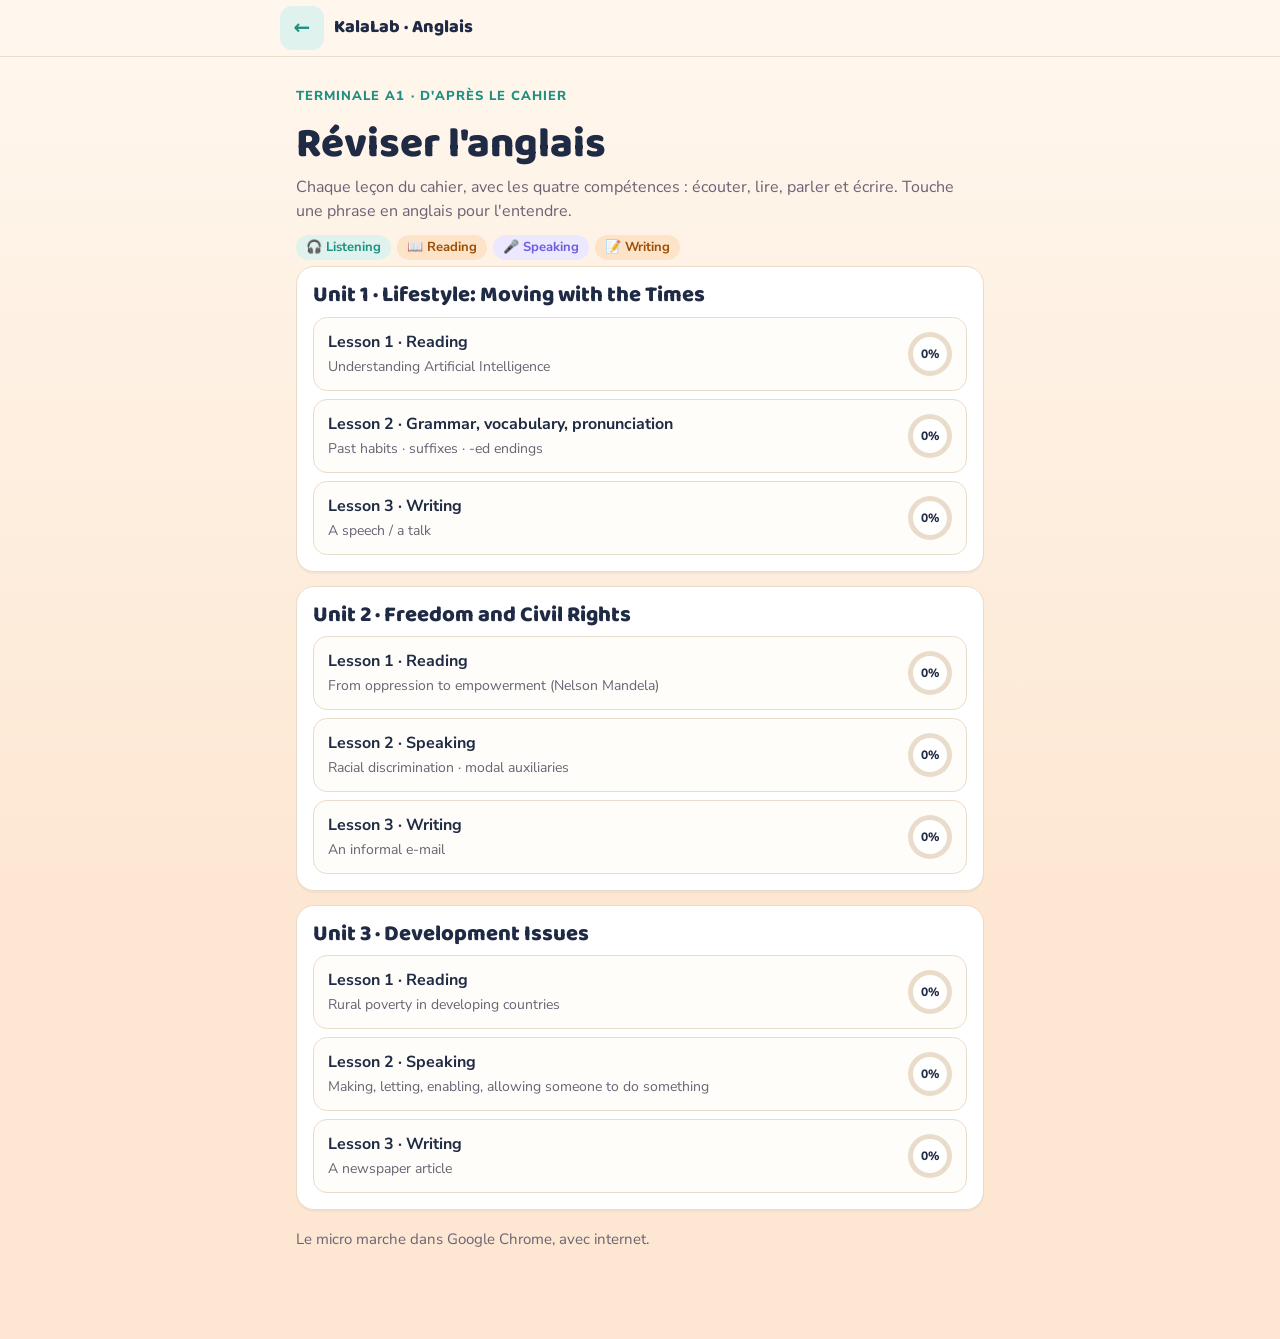
<file: anglais/index.html>
<!DOCTYPE html>
<html lang="fr">
<head>
<meta charset="utf-8">
<meta name="viewport" content="width=device-width, initial-scale=1, viewport-fit=cover">
<title>Anglais · KalaLab</title>
<meta name="description" content="Réviser les cours d'anglais de Terminale : écouter, lire, parler, écrire.">
<meta name="theme-color" content="#1f8f82">
<link rel="manifest" href="../manifest.webmanifest">
<link rel="icon" href="../icons/kalalab-192.png">
<link rel="apple-touch-icon" href="../icons/kalalab-apple-touch.png">
<link rel="preconnect" href="https://fonts.googleapis.com">
<link href="https://fonts.googleapis.com/css2?family=Baloo+2:wght@600;800&family=Nunito+Sans:wght@400;600;700;800&display=swap" rel="stylesheet" media="print" onload="this.media='all'">
<style>
/* Same world as Mia's page: cream paper, navy ink. Teal = listen, orange = action, violet = speak. */
:root {
  --paper: #fff7ee; --paper2: #fde7d2; --card: #ffffff; --ink: #1f2a44; --muted: #6b6275;
  --action: #e57f1c; --action-soft: #fde3c8; --action-ink: #9a4f08;
  --teal: #1f8f82; --teal-soft: #dff2ee; --violet: #6c5ce0; --violet-soft: #ebe8ff;
  --good: #1f9d55; --good-soft: #dcf5e6; --bad: #d64545; --bad-soft: #fde2e2; --line: #eadccb;
  --display: "Baloo 2", "Trebuchet MS", system-ui, sans-serif;
  --body: "Nunito Sans", "Segoe UI", system-ui, sans-serif;
  color-scheme: light;
}
* { box-sizing: border-box; }
[hidden] { display: none !important; }
html, body { margin: 0; }
html { background: var(--paper2); }
body { min-height: 100vh; background: linear-gradient(180deg, var(--paper), var(--paper2) 900px, var(--paper2)); color: var(--ink);
  font-family: var(--body); font-size: 16px; line-height: 1.5; }
main { max-width: 720px; margin: 0 auto; padding: 0 max(16px, env(safe-area-inset-right, 0px)) 80px max(16px, env(safe-area-inset-left, 0px)); }
button, input, textarea { font: inherit; color: inherit; }
button { cursor: pointer; }
button:focus-visible, input:focus-visible, textarea:focus-visible { outline: 3px solid var(--violet); outline-offset: 2px; }
h1, h2, h3 { font-family: var(--display); line-height: 1.15; margin: 0; text-wrap: balance; }
h1 { font-size: clamp(30px, 8vw, 42px); font-weight: 800; }
h2 { font-size: 22px; font-weight: 800; }
h3 { font-size: 19px; font-weight: 800; margin-top: 14px; }
h3:first-child { margin-top: 0; }
p { margin: 8px 0; }
.note { color: var(--muted); font-size: 15px; }
.card { background: var(--card); border: 1px solid var(--line); border-radius: 18px; padding: 16px; box-shadow: 0 2px 0 rgba(31,42,68,.04); }
.stack { display: grid; gap: 14px; }

/* top bar */
.bar { position: sticky; top: 0; z-index: 5; display: flex; align-items: center; gap: 10px; min-height: 56px;
  background: rgba(255,247,238,.94); backdrop-filter: blur(6px); border-bottom: 1px solid var(--line);
  padding: 6px max(16px, env(safe-area-inset-right, 0px)) 6px max(16px, env(safe-area-inset-left, 0px)); }
.bar .in { max-width: 720px; margin: 0 auto; width: 100%; display: flex; align-items: center; gap: 10px; }
.back { border: 0; background: var(--teal-soft); color: var(--teal); border-radius: 12px; min-width: 44px; height: 44px; font-weight: 800; font-size: 20px; }
.bar .t { font-family: var(--display); font-weight: 800; font-size: 18px; line-height: 1.1; min-width: 0; }
.bar .t small { display: block; font-family: var(--body); font-weight: 600; font-size: 13px; color: var(--muted); white-space: nowrap; overflow: hidden; text-overflow: ellipsis; }

/* home */
.hero { padding: 22px 0 6px; display: grid; gap: 6px; }
.eyebrow { font-weight: 800; font-size: 13px; letter-spacing: .08em; text-transform: uppercase; color: var(--teal); }
.lead { color: var(--muted); margin: 0; }
.skills { display: flex; flex-wrap: wrap; gap: 6px; margin-top: 6px; }
.chip { font-size: 13px; font-weight: 700; padding: 3px 10px; border-radius: 999px; background: var(--teal-soft); color: var(--teal); }
.chip.o { background: var(--action-soft); color: var(--action-ink); }
.chip.v { background: var(--violet-soft); color: var(--violet); }
.unit h2 { margin-bottom: 8px; }
.lessons { display: grid; gap: 8px; }
.lessonbtn { display: grid; grid-template-columns: 1fr auto; align-items: center; gap: 10px; width: 100%; text-align: left;
  border: 1px solid var(--line); background: #fffdf9; border-radius: 14px; padding: 12px 14px; min-height: 56px; }
.lessonbtn b { display: block; }
.lessonbtn span { color: var(--muted); font-size: 14px; }
.ring { --p: 0; width: 44px; height: 44px; border-radius: 50%; display: grid; place-items: center; font-size: 12px; font-weight: 800;
  background: conic-gradient(var(--good) calc(var(--p) * 1%), var(--line) 0); }
.ring i { font-style: normal; width: 34px; height: 34px; border-radius: 50%; background: #fff; display: grid; place-items: center; }

/* tabs */
.tabs { position: sticky; top: var(--barh, 57px); z-index: 4; display: flex; gap: 6px; overflow-x: auto; padding: 10px 0; scrollbar-width: none;
  background: linear-gradient(180deg, var(--paper) 80%, transparent); }
.tabs::-webkit-scrollbar { display: none; }
.tab { flex: 0 0 auto; border: 1px solid var(--line); background: #fff; border-radius: 999px; padding: 8px 14px; font-weight: 700; min-height: 40px; }
.tab[aria-selected="true"] { background: var(--ink); color: #fff; border-color: var(--ink); }

/* course */
.course ul, .course ol { padding-left: 22px; margin: 8px 0; }
.course li { margin: 4px 0; }
.ex { cursor: pointer; border-radius: 6px; text-decoration: underline dotted var(--teal); text-underline-offset: 4px; }
.ex:hover, .ex.playing { background: var(--teal-soft); }
.tbl { width: 100%; border-collapse: collapse; font-size: 15px; margin: 8px 0; }
.tbl th, .tbl td { border: 1px solid var(--line); padding: 6px 8px; vertical-align: top; text-align: left; }
.tbl th { background: var(--paper); }
.tblwrap { overflow-x: auto; }
pre.layout { background: var(--paper); border: 1px dashed var(--line); border-radius: 12px; padding: 12px; white-space: pre-wrap; font-family: var(--body); }

/* buttons */
.row { display: flex; flex-wrap: wrap; gap: 8px; align-items: center; }
.btn { border: 0; border-radius: 12px; padding: 10px 16px; min-height: 44px; font-weight: 800; background: var(--teal-soft); color: var(--teal); }
.btn.go { background: var(--action); color: #fff; }
.btn.mic { background: var(--violet); color: #fff; }
.btn.mic.on { background: var(--bad); }
.btn.ghost { background: transparent; border: 1px solid var(--line); color: var(--ink); }
.btn:disabled { opacity: .5; cursor: default; }

/* vocab */
.vocab { display: grid; gap: 8px; }
.word { border: 1px solid var(--line); border-radius: 14px; padding: 10px 12px; background: #fffdf9; }
.word .w { font-weight: 800; color: var(--teal); }
.word .d { margin: 2px 0; }
.word .e { color: var(--muted); font-size: 15px; font-style: italic; }

/* exercises */
.item { padding: 12px 0; border-top: 1px solid var(--line); }
.item:first-of-type { border-top: 0; }
.q { font-weight: 600; }
.q .n { color: var(--muted); font-weight: 800; margin-right: 4px; }
.opts { display: flex; flex-wrap: wrap; gap: 8px; margin-top: 8px; }
.opt { border: 1px solid var(--line); background: #fff; border-radius: 12px; padding: 8px 14px; min-height: 44px; font-weight: 700; }
.opt[aria-pressed="true"] { border-color: var(--violet); background: var(--violet-soft); color: var(--violet); }
.opt.right { border-color: var(--good); background: var(--good-soft); color: var(--good); }
.opt.wrong { border-color: var(--bad); background: var(--bad-soft); color: var(--bad); }
.gap { display: inline-block; width: 9.5em; max-width: 100%; border: 0; border-bottom: 2px solid var(--violet); background: var(--violet-soft);
  border-radius: 6px 6px 0 0; padding: 2px 6px; margin: 2px 2px; font-weight: 700; }
.gap.right { border-color: var(--good); background: var(--good-soft); }
.gap.wrong { border-color: var(--bad); background: var(--bad-soft); }
.fb { margin-top: 6px; font-size: 15px; }
.fb.ok { color: var(--good); font-weight: 700; }
.fb.ko { color: var(--bad); }
.box { background: var(--action-soft); border-radius: 12px; padding: 8px 12px; font-weight: 700; color: var(--action-ink); }
.score { font-family: var(--display); font-size: 22px; font-weight: 800; }

/* dictation & speaking */
.say-line { font-size: 20px; font-weight: 700; line-height: 1.6; }
.say-line span { padding: 1px 3px; border-radius: 6px; }
.say-line .ok { background: var(--good-soft); color: var(--good); }
.say-line .ko { background: var(--bad-soft); color: var(--bad); }
textarea { width: 100%; min-height: 90px; border: 1px solid var(--line); border-radius: 12px; padding: 10px 12px; background: #fff; resize: vertical; }
textarea.big { min-height: 320px; }
.dots { display: flex; gap: 6px; flex-wrap: wrap; }
.dot { width: 34px; height: 34px; border-radius: 50%; border: 1px solid var(--line); background: #fff; font-weight: 800; font-size: 14px; }
.dot.cur { border-color: var(--ink); background: var(--ink); color: #fff; }
.dot.done { border-color: var(--good); background: var(--good-soft); color: var(--good); }
.heard { color: var(--muted); font-size: 15px; }

/* writing */
.checks { list-style: none; padding: 0; margin: 8px 0; display: grid; gap: 4px; }
.checks li { display: flex; gap: 8px; align-items: baseline; }
.checks li::before { content: "○"; color: var(--muted); font-weight: 800; }
.checks li.ok::before { content: "✓"; color: var(--good); }
.checks li.ok { color: var(--good); }
.model { white-space: pre-wrap; background: var(--paper); border-radius: 12px; padding: 12px; font-family: var(--body); margin: 8px 0 0; }
.count { font-weight: 800; }
.task { font-weight: 600; }
</style>
</head>
<body>
<header class="bar"><div class="in">
  <button class="back" id="back" aria-label="Retour" hidden>←</button>
  <div class="t" id="barTitle">KalaLab · Anglais</div>
</div></header>

<main id="app"></main>

<script src="lessons.js"></script>
<script src="../js/activity.js"></script>
<script>
"use strict";
const $ = (s, r = document) => r.querySelector(s);
const el = (tag, attrs = {}, ...kids) => {
  const e = document.createElement(tag);
  for (const [k, v] of Object.entries(attrs)) {
    if (k === "class") e.className = v; else if (k === "html") e.innerHTML = v;
    else if (k.startsWith("on")) e.addEventListener(k.slice(2), v); else if (v !== false && v != null) e.setAttribute(k, v);
  }
  for (const k of kids.flat(Infinity)) if (k != null) e.append(k.nodeType ? k : document.createTextNode(k));
  return e;
};
const shuffle = (a) => { a = a.slice(); for (let i = a.length - 1; i > 0; i--) { const j = Math.floor(Math.random() * (i + 1)); [a[i], a[j]] = [a[j], a[i]]; } return a; };

/* ---------- progress (kept on this device only) ---------- */
const KEY = "anglais-progress-v1";
let P = {};
try { P = JSON.parse(localStorage.getItem(KEY) || "{}") || {}; } catch (e) { P = {}; }
const save = () => { try { localStorage.setItem(KEY, JSON.stringify(P)); } catch (e) {} };
const lp = (id) => (P[id] = P[id] || { ex: {}, vocab: 0, dict: {}, speak: {}, write: 0 });
function lessonPercent(L) {
  const p = P[L.id]; if (!p) return 0;
  const parts = [];
  (L.exercises || []).forEach((_, i) => parts.push((p.ex[i] || 0) / 100));
  if (L.vocab) parts.push((p.vocab || 0) / 100);
  if (L.dictation) parts.push(Object.keys(p.dict || {}).length / L.dictation.length);
  if (L.speak) parts.push(Object.keys(p.speak || {}).length / L.speak.length);
  if (L.writing) parts.push(p.write ? 1 : 0);
  return parts.length ? Math.round(100 * parts.reduce((a, b) => a + Math.min(1, b), 0) / parts.length) : 0;
}

/* ---------- text helpers ---------- */
const clean = (s) => s.toLowerCase().replace(/[’‘`]/g, "'").replace(/[.!?,;:]+$/g, "").replace(/\s+/g, " ").trim();
const words = (s) => s.toLowerCase().replace(/[’‘`]/g, "'").replace(/-/g, " ").replace(/[^a-z0-9' ]+/g, " ")
  .split(/\s+/).map((w) => w.replace(/^'+|'+$/g, "")).filter(Boolean);
/* which words of `target` are found, in order, in `got` (longest common subsequence) */
function matchWords(target, got) {
  const n = target.length, m = got.length, T = Array.from({ length: n + 1 }, () => new Array(m + 1).fill(0));
  for (let i = n - 1; i >= 0; i--) for (let j = m - 1; j >= 0; j--)
    T[i][j] = target[i] === got[j] ? 1 + T[i + 1][j + 1] : Math.max(T[i + 1][j], T[i][j + 1]);
  const ok = new Array(n).fill(false); let i = 0, j = 0;
  while (i < n && j < m) { if (target[i] === got[j]) { ok[i] = true; i++; j++; } else if (T[i + 1][j] >= T[i][j + 1]) i++; else j++; }
  return ok;
}

/* ---------- listening: the phone's English voice ---------- */
let voice = null;
function pickVoice() {
  if (!("speechSynthesis" in window)) return;
  const vs = speechSynthesis.getVoices();
  voice = vs.find((v) => /^en[-_]GB/i.test(v.lang)) || vs.find((v) => /^en[-_]US/i.test(v.lang)) || vs.find((v) => /^en/i.test(v.lang)) || null;
}
if ("speechSynthesis" in window) { pickVoice(); speechSynthesis.onvoiceschanged = pickVoice; }
function say(text, slow, node) {
  if (!("speechSynthesis" in window)) { alert("Ce navigateur ne sait pas lire à voix haute. Essaie avec Google Chrome."); return; }
  speechSynthesis.cancel();
  const u = new SpeechSynthesisUtterance(text);
  u.lang = voice ? voice.lang : "en-GB"; if (voice) u.voice = voice;
  u.rate = slow ? 0.65 : 0.92;
  if (node) { node.classList.add("playing"); u.onend = u.onerror = () => node.classList.remove("playing"); }
  speechSynthesis.speak(u);
}
const listenBtns = (text) => el("div", { class: "row" },
  el("button", { class: "btn", onclick: () => say(text) }, "🔊 Écouter"),
  el("button", { class: "btn", onclick: () => say(text, true) }, "🐢 Lentement"));

/* ---------- speaking: Chrome's speech recognition ---------- */
const SR = window.SpeechRecognition || window.webkitSpeechRecognition;
function hear() {
  return new Promise((resolve, reject) => {
    const r = new SR(); r.lang = "en-GB"; r.interimResults = false; r.maxAlternatives = 5;
    let done = false;
    r.onresult = (e) => { done = true; resolve(Array.from(e.results[0]).map((a) => a.transcript)); };
    r.onerror = (e) => { done = true; reject(e.error); };
    r.onend = () => { if (!done) resolve([]); };
    r.start();
  });
}

/* ---------- screens ---------- */
const app = $("#app");
const lessonById = (id) => LESSONS.find((l) => l.id === id);
const TABS = [
  ["cours", "📖 Cours", (L) => L.course],
  ["vocab", "🔤 Vocabulaire", (L) => L.vocab],
  ["ex", "✏️ Exercices", (L) => L.exercises],
  ["ecoute", "🎧 Dictée", (L) => L.dictation],
  ["parle", "🎤 Parler", (L) => L.speak],
  ["ecris", "📝 Écrire", (L) => L.writing],
];
function skillsOf(L) {
  const s = [];
  if (L.dictation) s.push(el("span", { class: "chip" }, "Listening"));
  if (L.course || L.exercises) s.push(el("span", { class: "chip o" }, "Reading"));
  if (L.speak) s.push(el("span", { class: "chip v" }, "Speaking"));
  if (L.writing || L.dictation) s.push(el("span", { class: "chip o" }, "Writing"));
  return s;
}

function home() {
  $("#back").hidden = false; $("#barTitle").textContent = "KalaLab · Anglais";
  document.title = "Anglais · KalaLab";
  app.replaceChildren(
    el("div", { class: "hero" },
      el("p", { class: "eyebrow" }, "Terminale A1 · d'après le cahier"),
      el("h1", {}, "Réviser l'anglais"),
      el("p", { class: "lead" }, "Chaque leçon du cahier, avec les quatre compétences : écouter, lire, parler et écrire. Touche une phrase en anglais pour l'entendre."),
      el("div", { class: "skills" },
        el("span", { class: "chip" }, "🎧 Listening"), el("span", { class: "chip o" }, "📖 Reading"),
        el("span", { class: "chip v" }, "🎤 Speaking"), el("span", { class: "chip o" }, "📝 Writing"))),
    el("div", { class: "stack" }, UNITS.map((U) => el("section", { class: "card unit" },
      el("h2", {}, U.title),
      el("div", { class: "lessons" }, LESSONS.filter((L) => L.unit === U.id).map((L) => {
        const pc = lessonPercent(L);
        return el("button", { class: "lessonbtn", onclick: () => go(`#/l/${L.id}`) },
          el("div", {}, el("b", {}, L.title), el("span", {}, L.topic)),
          el("div", { class: "ring", style: `--p:${pc}`, "aria-label": `${pc} % fait` }, el("i", {}, `${pc}%`)));
      }))))),
    el("p", { class: "note", style: "margin-top:18px" }, "Le micro marche dans Google Chrome, avec internet."),
  );
}

function lesson(id, tab) {
  const L = lessonById(id); if (!L) return home();
  KL.write("last", id);
  const tabs = TABS.filter(([, , has]) => has(L));
  if (!tabs.some(([k]) => k === tab)) tab = tabs[0][0];
  $("#back").hidden = false;
  const bt = $("#barTitle"); bt.replaceChildren(L.title, el("small", {}, L.topic));
  document.title = `${L.topic} · Anglais`;
  const pane = el("div", { class: "stack" });
  app.replaceChildren(
    el("nav", { class: "tabs", role: "tablist" }, tabs.map(([k, label]) =>
      el("button", { class: "tab", role: "tab", "aria-selected": String(k === tab), onclick: () => go(`#/l/${id}/${k}`, true) }, label))),
    pane);
  ({ cours: renderCourse, vocab: renderVocab, ex: renderEx, ecoute: renderDict, parle: renderSpeak, ecris: renderWrite })[tab](L, pane);
  document.documentElement.style.setProperty("--barh", $(".bar").offsetHeight + "px");
  const cur = $(".tab[aria-selected=true]"); if (cur) cur.scrollIntoView({ inline: "center", block: "nearest" });
}

function renderCourse(L, pane) {
  for (const html of L.course) {
    const c = el("section", { class: "card course", html });
    c.querySelectorAll("table").forEach((t) => { const w = el("div", { class: "tblwrap" }); t.replaceWith(w); w.append(t); });
    pane.append(c);
  }
}
document.addEventListener("click", (e) => {
  const x = e.target.closest(".ex"); if (x) say(x.textContent.replace(/\s+/g, " ").trim(), false, x);
});

function renderVocab(L, pane) {
  const p = lp(L.id);
  const quiz = el("section", { class: "card" });
  const startQuiz = () => {
    const qs = shuffle(L.vocab).slice(0, Math.min(8, L.vocab.length)); let k = 0, good = 0;
    const step = () => {
      if (k === qs.length) {
        const pc = Math.round(100 * good / qs.length); if (pc > (p.vocab || 0)) { p.vocab = pc; save(); }
        quiz.replaceChildren(el("h2", {}, "Quiz terminé"), el("p", { class: "score" }, `${good} / ${qs.length}`),
          el("div", { class: "row" }, el("button", { class: "btn go", onclick: startQuiz }, "Recommencer")));
        return;
      }
      const [w, d] = qs[k];
      const others = shuffle(L.vocab.filter((v) => v[0] !== w)).slice(0, 3).map((v) => v[0]);
      const fb = el("p", { class: "fb" });
      const opts = el("div", { class: "opts" }, shuffle([w, ...others]).map((o) => el("button", { class: "opt", onclick: (e) => {
        if (fb.textContent) return;
        const right = o === w; if (right) { good++; KL.log("words"); }
        e.currentTarget.classList.add(right ? "right" : "wrong");
        opts.querySelectorAll(".opt").forEach((b) => { if (b.textContent === w) b.classList.add("right"); });
        fb.className = "fb " + (right ? "ok" : "ko"); fb.textContent = right ? "Bravo !" : `C'était : ${w}`;
        say(w); next.hidden = false;
      } }, o)));
      const next = el("button", { class: "btn go", hidden: true, onclick: () => { k++; step(); } }, k + 1 < qs.length ? "Suivant →" : "Voir le score");
      quiz.replaceChildren(el("p", { class: "note" }, `Question ${k + 1} / ${qs.length} · Quel mot correspond ?`),
        el("p", { class: "q" }, d), opts, fb, next);
    };
    step();
  };
  quiz.append(el("h2", {}, "Quiz de vocabulaire"), el("p", { class: "note" }, `Lis la définition et choisis le bon mot.${p.vocab ? ` Meilleur score : ${p.vocab} %.` : ""}`),
    el("button", { class: "btn go", onclick: startQuiz }, "Commencer le quiz"));
  pane.append(quiz, el("section", { class: "card" }, el("h2", {}, "Les mots"),
    el("p", { class: "note" }, "Touche un mot ou un exemple pour l'entendre."),
    el("div", { class: "vocab" }, L.vocab.map(([w, d, ex]) => el("div", { class: "word" },
      el("div", { class: "w ex" }, w), el("div", { class: "d" }, d), ex ? el("div", { class: "e ex" }, ex) : null)))));
}

function renderEx(L, pane) {
  const p = lp(L.id);
  L.exercises.forEach((set, si) => {
    const card = el("section", { class: "card" });
    const build = () => {
      const checks = [];
      const best = p.ex[si];
      card.replaceChildren(...[el("h2", {}, set.title), best != null ? el("p", { class: "note" }, `Meilleur score : ${best} %`) : null,
        set.box ? el("p", { class: "box" }, set.box) : null].filter(Boolean));
      set.items.forEach((it, ii) => {
        const box = el("div", { class: "item" }); const fb = el("div", { class: "fb" });
        if (it.t === "mc") {
          let chosen = null;
          const opts = el("div", { class: "opts" }, shuffle(it.o.map((o, oi) => [o, oi])).map(([o, oi]) =>
            el("button", { class: "opt", "aria-pressed": "false", onclick: (e) => {
              if (box.dataset.done) return; chosen = oi;
              opts.querySelectorAll(".opt").forEach((b) => b.setAttribute("aria-pressed", "false"));
              e.currentTarget.setAttribute("aria-pressed", "true");
            } }, o)));
          box.append(el("div", { class: "q" }, el("span", { class: "n" }, `${ii + 1}.`), it.q,
            it.say ? el("button", { class: "btn", style: "margin-left:8px;min-height:36px;padding:4px 10px", onclick: () => say(it.say) }, "🔊") : null), opts, fb);
          checks.push(() => {
            box.dataset.done = 1; const ok = chosen === it.a;
            opts.querySelectorAll(".opt").forEach((b) => { if (b.textContent === it.o[it.a]) b.classList.add("right"); else if (b.getAttribute("aria-pressed") === "true") b.classList.add("wrong"); });
            fb.className = "fb " + (ok ? "ok" : "ko");
            fb.textContent = ok ? "✓ Juste" + (it.why ? ` · ${it.why}` : "") : `✗ Réponse : ${it.o[it.a]}` + (it.why ? ` · ${it.why}` : "");
            return ok;
          });
        } else {
          const parts = it.q.split("___"); const ins = [];
          const q = el("div", { class: "q" }, el("span", { class: "n" }, `${ii + 1}.`));
          parts.forEach((t, k) => { q.append(t); if (k < parts.length - 1) { const i = el("input", { class: "gap", autocapitalize: "off", autocomplete: "off", spellcheck: "false", "aria-label": `Réponse ${k + 1}` }); ins.push(i); q.append(i); } });
          box.append(q, fb);
          checks.push(() => {
            let all = true;
            ins.forEach((i, k) => { const ok = it.a[k].some((a) => clean(a) === clean(i.value)); i.classList.add(ok ? "right" : "wrong"); i.readOnly = true; all = all && ok; });
            fb.className = "fb " + (all ? "ok" : "ko");
            fb.textContent = all ? "✓ Juste" + (it.why ? ` · ${it.why}` : "") : `✗ Réponse : ${it.a.map((a) => a[0]).join(" / ")}` + (it.why ? ` · ${it.why}` : "");
            return all;
          });
        }
        card.append(box);
      });
      const res = el("p", { class: "score", "aria-live": "polite" });
      const check = el("button", { class: "btn go", onclick: () => {
        const n = checks.map((f) => f()).filter(Boolean).length; const pc = Math.round(100 * n / checks.length); KL.log("ex");
        if (pc > (p.ex[si] || 0) || p.ex[si] == null) { p.ex[si] = Math.max(pc, p.ex[si] || 0); save(); }
        res.textContent = `${n} / ${checks.length}` + (pc === 100 ? " · Parfait ! 🎉" : pc >= 70 ? " · Bien !" : " · Relis le cours et recommence.");
        check.hidden = true; again.hidden = false;
      } }, "Vérifier mes réponses");
      const again = el("button", { class: "btn ghost", hidden: true, onclick: build }, "Recommencer");
      card.append(el("div", { class: "row" }, check, again), res);
    };
    build(); pane.append(card);
  });
}

function stepper(list, i, doneMap, onPick) {
  return el("div", { class: "dots" }, list.map((_, k) => el("button", { class: "dot" + (k === i ? " cur" : doneMap[k] ? " done" : ""), "aria-label": `Phrase ${k + 1}`, onclick: () => onPick(k) }, String(k + 1))));
}

function renderDict(L, pane, i = 0) {
  const p = lp(L.id); const s = L.dictation[i];
  const card = el("section", { class: "card stack" });
  const ta = el("textarea", { placeholder: "Écris ici ce que tu entends…", autocapitalize: "sentences", spellcheck: "false", "aria-label": "Ta dictée" });
  const out = el("div", { "aria-live": "polite" });
  const redo = (k) => { pane.replaceChildren(); renderDict(L, pane, k); };
  const next = el("button", { class: "btn go", hidden: true, onclick: () => redo((i + 1) % L.dictation.length) }, i + 1 < L.dictation.length ? "Phrase suivante →" : "Revenir à la phrase 1");
  card.append(el("h2", {}, "Dictée"), el("p", { class: "note" }, "Écoute la phrase autant de fois que tu veux, puis écris-la."),
    stepper(L.dictation, i, p.dict, redo), listenBtns(s), ta,
    el("div", { class: "row" }, el("button", { class: "btn go", onclick: () => {
      const tw = words(s), ok = matchWords(tw, words(ta.value)); const n = ok.filter(Boolean).length; const pc = Math.round(100 * n / tw.length);
      const orig = s.split(/\s+/);
      out.replaceChildren(el("p", { class: "say-line" }, orig.map((w, k) => [el("span", { class: ok[k] ? "ok" : "ko" }, w), " "])),
        el("p", { class: "score" }, `${pc} % des mots justes`),
        el("p", { class: "note" }, pc >= 90 ? "Très bien !" : "En rouge : les mots oubliés ou mal écrits. Réécoute et réessaie."));
      if (pc >= 90) KL.log("dict");
      if (pc >= 90 && !p.dict[i]) { p.dict[i] = 1; save(); }
      next.hidden = false;
    } }, "Corriger"), next), out);
  pane.append(card);
}

function renderSpeak(L, pane, i = 0) {
  const p = lp(L.id); const s = L.speak[i]; const orig = s.split(/\s+/);
  const card = el("section", { class: "card stack" });
  const line = el("p", { class: "say-line" }, orig.map((w) => [el("span", {}, w), " "]));
  const out = el("div", { "aria-live": "polite" });
  const redo = (k) => { pane.replaceChildren(); renderSpeak(L, pane, k); };
  const mic = el("button", { class: "btn mic", onclick: async () => {
    if (!SR) { out.replaceChildren(el("p", { class: "fb ko" }, "Le micro ne marche pas dans ce navigateur. Ouvre la page dans Google Chrome.")); return; }
    if ("speechSynthesis" in window) speechSynthesis.cancel();
    mic.classList.add("on"); mic.textContent = "🎙️ Je t'écoute… lis la phrase"; mic.disabled = true;
    try {
      const alts = await hear(); const tw = words(s);
      let best = new Array(tw.length).fill(false), heardTxt = "";
      for (const a of alts) { const ok = matchWords(tw, words(a)); if (ok.filter(Boolean).length > best.filter(Boolean).length) { best = ok; heardTxt = a; } }
      if (!heardTxt && alts[0]) heardTxt = alts[0];
      const spans = line.querySelectorAll("span"); spans.forEach((sp, k) => { sp.className = best[k] ? "ok" : "ko"; });
      const pc = Math.round(100 * best.filter(Boolean).length / tw.length);
      if (pc >= 80) KL.log("speak");
      if (pc >= 80 && !p.speak[i]) { p.speak[i] = 1; save(); }
      out.replaceChildren(el("p", { class: "score" }, `${pc} % des mots compris`),
        el("p", { class: "heard" }, heardTxt ? `L'appareil a entendu : « ${heardTxt} »` : "Je n'ai rien entendu. Parle un peu plus fort, près du micro."),
        el("p", { class: "note" }, pc >= 80 ? "Bravo ! 🎉" : "Les mots en rouge n'ont pas été compris. Écoute-les (touche la phrase) et réessaie."),
        el("button", { class: "btn go", onclick: () => redo((i + 1) % L.speak.length) }, i + 1 < L.speak.length ? "Phrase suivante →" : "Revenir à la phrase 1"));
    } catch (err) {
      out.replaceChildren(el("p", { class: "fb ko" }, err === "not-allowed" ? "Le micro est bloqué. Autorise le micro pour ce site dans Chrome, puis réessaie." :
        err === "network" ? "Il faut internet pour le micro." : "Je n'ai rien entendu. Réessaie."));
    }
    mic.classList.remove("on"); mic.textContent = "🎤 Lire à voix haute"; mic.disabled = false;
  } }, "🎤 Lire à voix haute");
  line.classList.add("ex");
  card.append(el("h2", {}, "Parler"), el("p", { class: "note" }, "Écoute la phrase, puis appuie sur le micro et lis-la. Les mots compris passent en vert."),
    stepper(L.speak, i, p.speak, redo), line, listenBtns(s), el("div", { class: "row" }, mic), out);
  pane.append(card);
}

const LINKS = ["first", "firstly", "secondly", "moreover", "furthermore", "however", "therefore", "because", "as a result", "finally", "in addition", "on the other hand", "consequently", "although", "then"];
function renderWrite(L, pane) {
  const W = L.writing, p = lp(L.id), dkey = `anglais-draft-${L.id}`;
  let draft = ""; try { draft = localStorage.getItem(dkey) || ""; } catch (e) {}
  const ta = el("textarea", { class: "big", placeholder: "Écris ton texte ici… Il est gardé sur cet appareil.", spellcheck: "true", lang: "en", "aria-label": "Ton texte" });
  ta.value = draft;
  const count = el("span", { class: "count" });
  const list = el("ul", { class: "checks" });
  const items = W.checks.map(([label]) => { const li = el("li", {}, label); list.append(li); return li; });
  const minLi = el("li", {}, `Au moins ${W.minWords} mots`); list.append(minLi);
  const update = () => {
    const t = ta.value, n = (t.match(/[A-Za-z'’-]+/g) || []).length; count.textContent = `${n} mots`;
    let okN = 0;
    W.checks.forEach(([, re], k) => {
      let ok;
      if (re === "@links3") { const low = " " + t.toLowerCase().replace(/[^a-z' ]+/g, " ") + " "; ok = LINKS.filter((w) => low.includes(` ${w} `)).length >= 3; }
      else if (re === "@signature") { const lines = t.trim().split(/\n+/).map((x) => x.trim()).filter(Boolean); const last = lines[lines.length - 1] || ""; ok = lines.length >= 4 && /[A-Za-z]/.test(last) && last.split(/\s+/).length <= 4; }
      else ok = new RegExp(re, "im").test(t);
      items[k].classList.toggle("ok", ok); if (ok) okN++;
    });
    const enough = n >= W.minWords; minLi.classList.toggle("ok", enough);
    if (enough && okN >= Math.ceil(W.checks.length * 0.7) && !p.write) { p.write = 1; save(); KL.log("write"); }
    try { localStorage.setItem(dkey, t); } catch (e) {}
  };
  ta.addEventListener("input", update); update();
  const model = el("pre", { class: "model", hidden: true }, W.model);
  const showBtn = el("button", { class: "btn ghost", onclick: () => { model.hidden = !model.hidden; showBtn.textContent = model.hidden ? "Voir un modèle de réponse" : "Cacher le modèle"; } }, "Voir un modèle de réponse");
  pane.append(
    el("section", { class: "card" }, el("h2", {}, "Le sujet"), el("p", { class: "task", lang: "en" }, W.task)),
    el("section", { class: "card stack" }, el("div", { class: "row", style: "justify-content:space-between" }, el("h2", {}, "Ton texte"), count), ta,
      el("div", {}, el("p", { class: "note" }, "Ce que le site vérifie tout seul :"), list,
        el("p", { class: "note" }, "⚠️ Le site vérifie la structure, pas les fautes. Fais relire ton texte par ton professeur ou compare-le au modèle."))),
    el("section", { class: "card" }, el("h2", {}, "Modèle"), el("p", { class: "note" }, "Essaie d'abord d'écrire seule, puis compare."), showBtn, model));
}

/* ---------- routing ---------- */
function go(hash, replace) { if (replace) history.replaceState(null, "", hash); else history.pushState(null, "", hash); route(); }
function route() {
  if ("speechSynthesis" in window) speechSynthesis.cancel();
  const m = location.hash.match(/^#\/l\/([a-z0-9]+)(?:\/([a-z]+))?/);
  if (m) lesson(m[1], m[2]); else home();
  window.scrollTo(0, 0);
}
// in a lesson: back to the list of lessons; on the list: back to KalaLab's home
$("#back").addEventListener("click", () => { if (/^#\/l\//.test(location.hash)) go("#/"); else location.href = "../"; });
window.addEventListener("popstate", route);
route();

if ("serviceWorker" in navigator && location.protocol === "https:") navigator.serviceWorker.register("sw.js").catch(() => {});
</script>
</body>
</html>
</file>
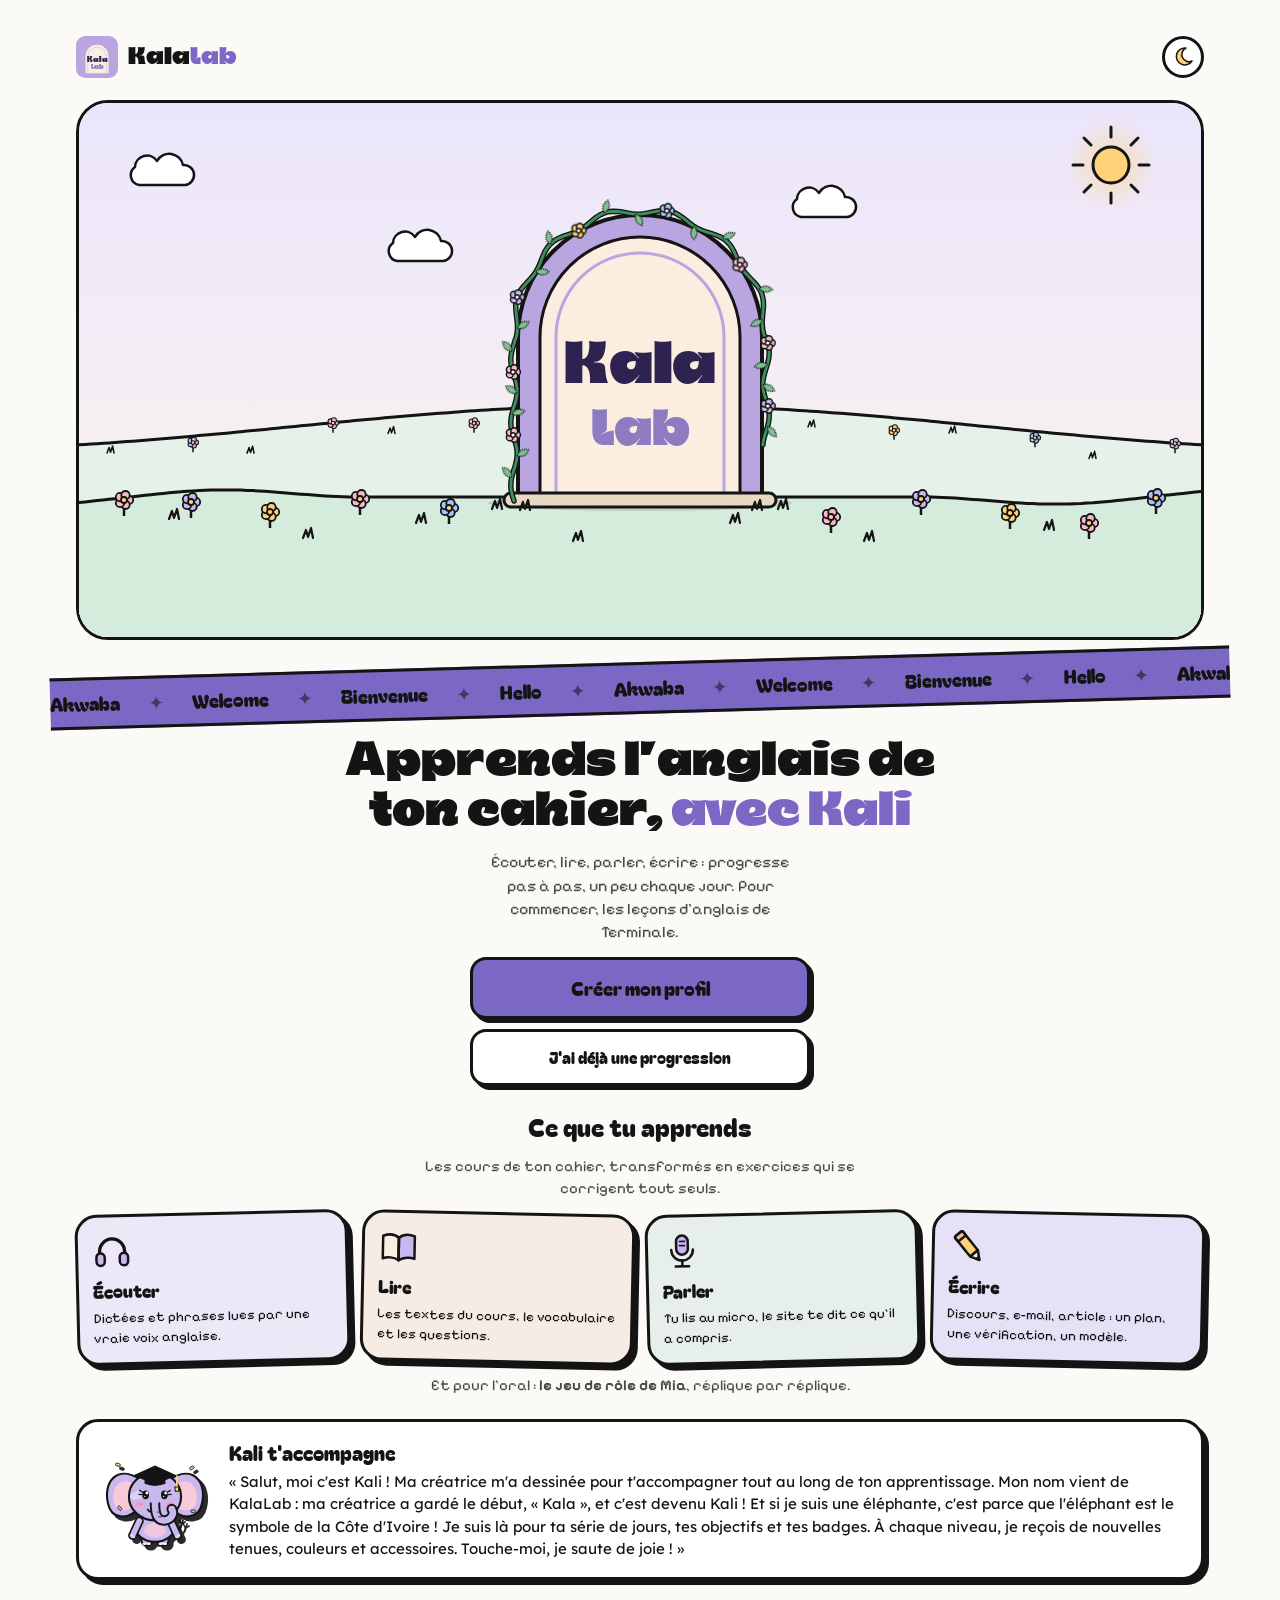
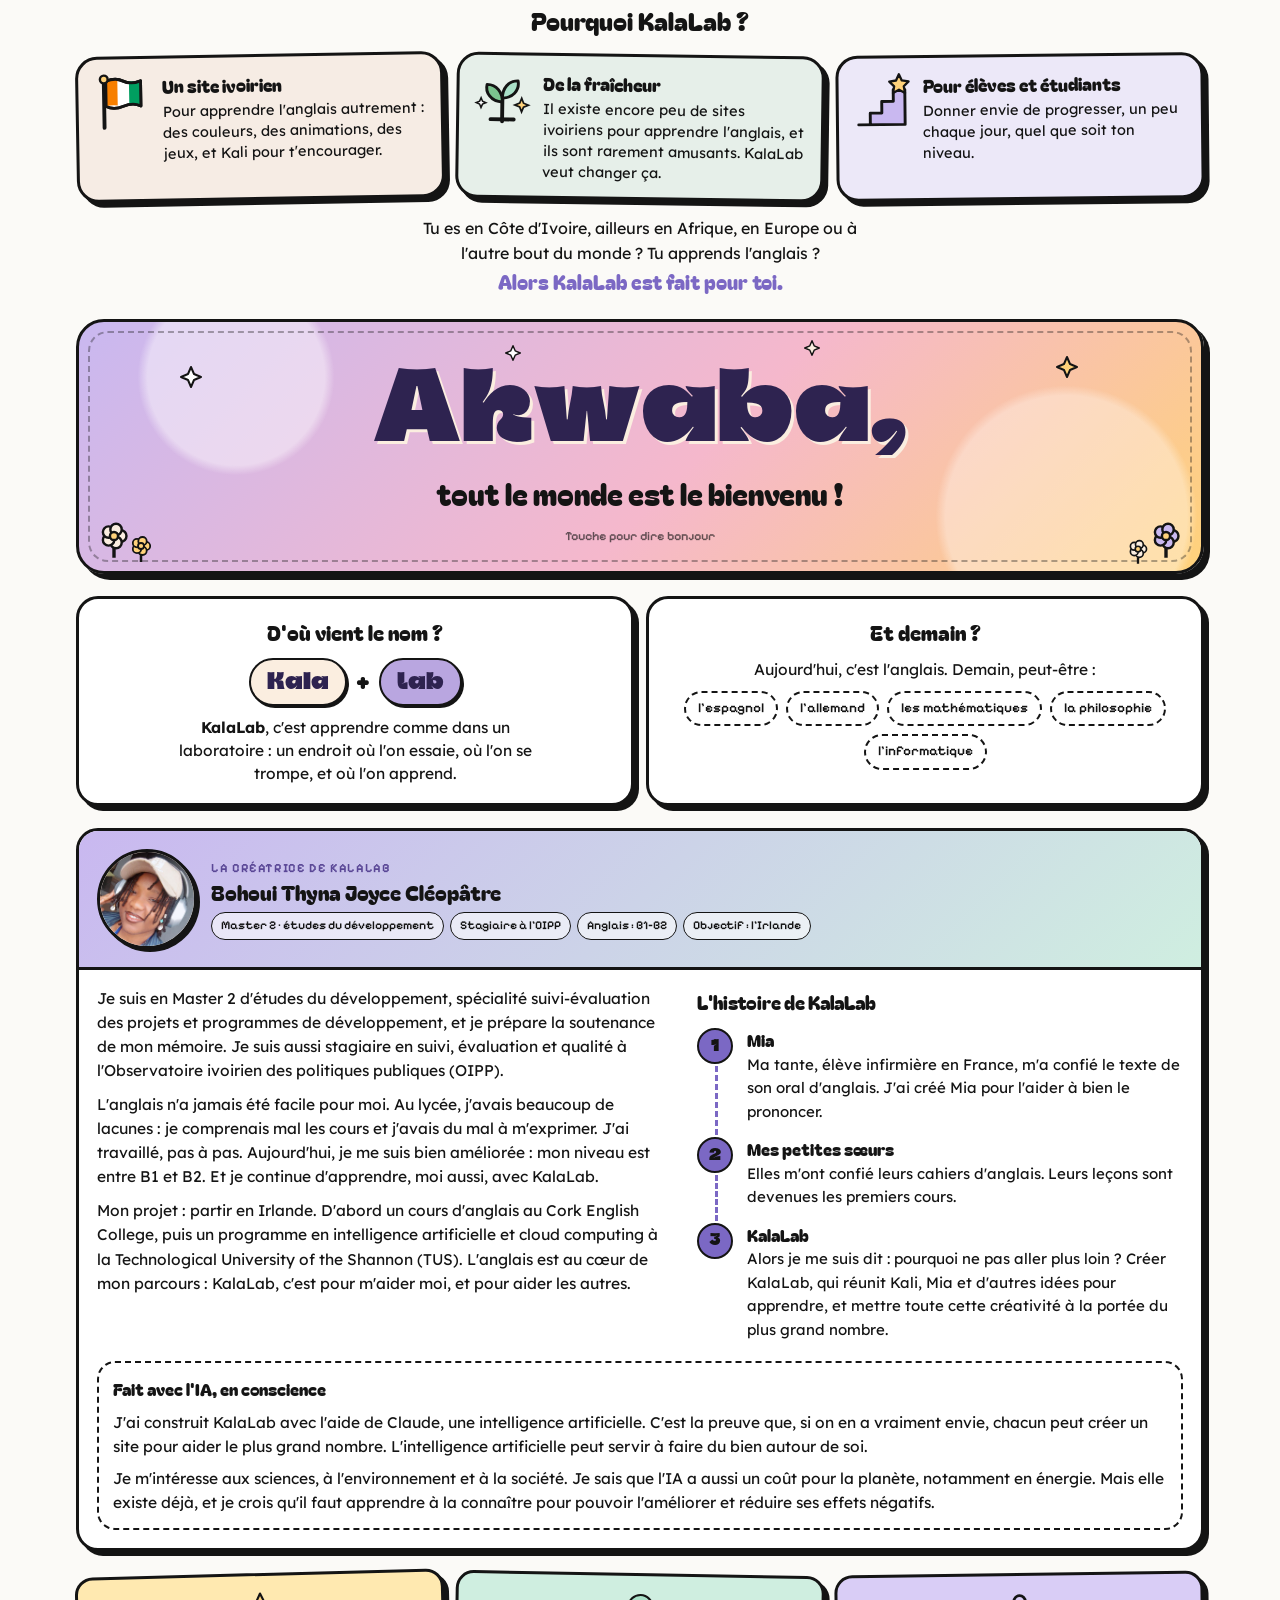
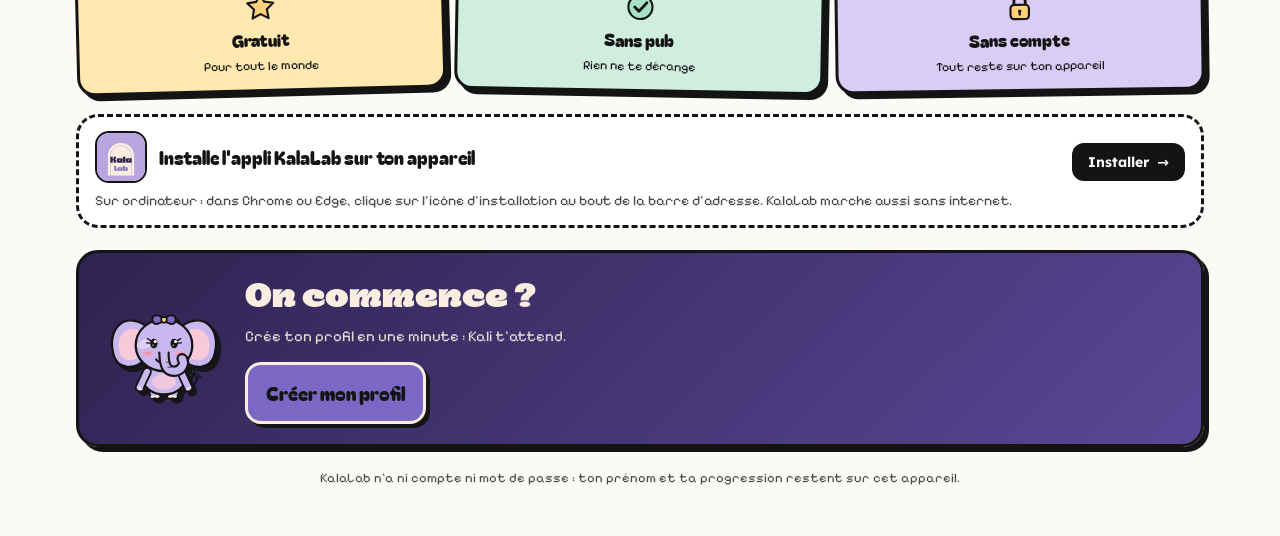
<file: bienvenue.html>
<!DOCTYPE html>
<html lang="fr">
<head>
<meta charset="utf-8">
<meta name="viewport" content="width=device-width, initial-scale=1, viewport-fit=cover">
<title>Bienvenue sur KalaLab</title>
<meta name="description" content="KalaLab : apprends l'anglais de ton cahier avec Kali. Écouter, lire, parler, écrire. Gratuit, sans publicité, sans compte.">
<meta property="og:title" content="KalaLab">
<meta property="og:description" content="Apprends l'anglais de ton cahier avec Kali. Gratuit, sans publicité.">
<meta property="og:image" content="icons/kalalab-512.png">
<meta name="theme-color" content="#fbfaf7" media="(prefers-color-scheme: light)">
<meta name="theme-color" content="#262d3b" media="(prefers-color-scheme: dark)">
<link rel="manifest" href="manifest.webmanifest">
<link rel="icon" href="icons/kalalab-192.png">
<link rel="apple-touch-icon" href="icons/kalalab-apple-touch.png">
<script>
  try { const t = localStorage.getItem("kalalab.theme"); if (t === "dark" || t === "light") document.documentElement.dataset.theme = t; } catch (e) {}
</script>
<link rel="stylesheet" href="css/kalalab.css">
<style>
/* Layout: a big opening scene (sky, hills, the logo with Kali walking on it), the two buttons,
   then short sections that explain KalaLab (and who made it), then the install card. The profile is created in a sheet over the page. */
body { overflow-x: hidden; }
.land { display: grid; gap: 22px; padding-bottom: 40px; }
.scene { position: relative; height: 400px; overflow: hidden; border-radius: 28px; border: var(--bw) solid var(--line); }
.scene svg { position: absolute; inset: 0; width: 100%; height: 100%; }
@media (min-width: 900px) { .scene { height: 540px; border-radius: 32px; } }
.kc-s1 { stop-color: var(--sky1); } .kc-s2 { stop-color: var(--sky2); }
.kc-h1 { fill: var(--hill1); } .kc-h2 { fill: var(--hill2); } .kc-p { fill: var(--petal); }
.kc-moon, .kc-stars { display: none; } body.night .kc-moon, body.night .kc-stars { display: inline; } body.night .kc-sun { display: none; }
.kc-sun .rays { transform-box: fill-box; transform-origin: 50% 50%; animation: kc-spin 18s linear infinite; }
.kc-cloud { animation: kc-drift 14s ease-in-out infinite alternate; } .kc-cloud.two { animation-duration: 19s; animation-delay: -6s; }
.kc-flower { transform-box: fill-box; transform-origin: 50% 100%; animation: kc-sway 3.2s ease-in-out infinite; }
.kc-stars circle { animation: kc-twinkle 2.6s ease-in-out infinite; }
.vine path { stroke-dasharray: 1; stroke-dashoffset: 1; animation: grow 2.4s ease-out .3s forwards; }
.vbit { opacity: 0; transform-box: fill-box; transform-origin: center; animation: pop .4s cubic-bezier(.34,1.56,.64,1) forwards; }
@keyframes grow { to { stroke-dashoffset: 0; } }
@keyframes pop { from { opacity: 0; scale: .2; } to { opacity: 1; scale: 1; } }
@media (prefers-reduced-motion: reduce) { .vine path { animation: none; stroke-dashoffset: 0; } .vbit { animation: none; opacity: 1; } }
.nowrap { white-space: nowrap; }
.hello { transform-box: fill-box; transform-origin: 20% 100%; scale: 0; transition: scale .35s cubic-bezier(.34,1.56,.64,1), opacity .2s; }
.hello.on { scale: 1; opacity: 1; }

.intro { display: grid; gap: 14px; justify-items: center; text-align: center; position: relative; z-index: 3; }
.intro h1 { margin: 0; font-family: var(--display); font-weight: 900; font-size: clamp(30px, 8vw, 48px); line-height: 1.05; text-wrap: balance; max-width: 18ch; }
.intro h1 span { color: var(--accent); }
.intro p { margin: 0; font-family: var(--pixel); font-size: 16px; color: var(--muted); max-width: 36ch; }
.cta { display: grid; gap: 10px; width: min(340px, 100%); }
.btn-big { font-family: var(--title); font-size: 19px; padding: 14px 18px; border-radius: 16px; border: var(--bw) solid #141414; background: var(--accent); color: #141414; box-shadow: 4px 4px 0 var(--shadow); cursor: pointer; text-decoration: none; text-align: center;
  transition: transform .2s cubic-bezier(.34,1.56,.64,1), box-shadow .2s; }
.btn-big:active { transform: translate(3px, 3px); box-shadow: 1px 1px 0 var(--shadow); }
.btn-big.ghost { background: var(--card); color: var(--fg); border-color: var(--line); font-size: 16px; }
.already { font-family: var(--pixel); font-size: 14px; color: var(--muted); }
.already a { color: var(--accent); font-weight: 700; }

.sect { display: grid; gap: 12px; }
.sect h2 { margin: 0; font-family: var(--title); font-weight: 400; font-size: 25px; text-align: center; }
.sect > p { margin: 0; font-family: var(--pixel); font-size: 15px; color: var(--muted); text-align: center; max-width: 52ch; justify-self: center; }
.skills4 { display: grid; grid-template-columns: repeat(2, 1fr); gap: 12px; }
@media (min-width: 900px) { .skills4 { grid-template-columns: repeat(4, 1fr); } }
.sk { padding: 14px; display: grid; gap: 6px; color: #141414; }
.sk:nth-child(1) { background: var(--t1); } .sk:nth-child(2) { background: var(--t2); } .sk:nth-child(3) { background: var(--t3); } .sk:nth-child(4) { background: var(--lilac); }
.sk .ico { width: 40px; height: 40px; }
.sk b { font-family: var(--title); font-weight: 400; font-size: 18px; }
.sk span { font-family: var(--pixel); font-size: 13.5px; }
.kali-sect { background: var(--card); padding: 16px; display: grid; grid-template-columns: 120px 1fr; gap: 14px; align-items: center; }
.kali-sect .k { width: 120px; height: 120px; }
@media (max-width: 600px) { .kali-sect { grid-template-columns: 1fr; justify-items: center; text-align: center; } .kali-sect .k { width: 140px; height: 140px; } }
.kali-sect b { font-family: var(--title); font-weight: 400; font-size: 20px; display: block; margin-bottom: 4px; }
.kali-sect p { margin: 0; font-family: var(--pixel); font-size: 14.5px; color: var(--muted); }
.install-card .row2 b { font-size: 20px; }

/* a band of "welcome" in several languages, under the scene */
.ribbon { overflow: hidden; border-block: var(--bw) solid #141414; background: var(--accent); color: #141414; rotate: -1.6deg; margin-inline: calc(-1 * max(16px, env(safe-area-inset-left, 0px)) - 10px); }
.ribbon div { display: flex; gap: 28px; width: max-content; padding: 9px 0; font-family: var(--title); font-size: 19px; white-space: nowrap; animation: slide 26s linear infinite; }
.ribbon i { font-style: normal; opacity: .55; }
@keyframes slide { to { transform: translateX(-50%); } }
/* cards that lean a little, and sections that slide in as you scroll */
.skills4 .sk { transition: transform .35s cubic-bezier(.34,1.56,.64,1); }
.skills4 .sk:nth-child(odd) { transform: rotate(-1.4deg); } .skills4 .sk:nth-child(even) { transform: rotate(1.2deg); }
.skills4 .sk:hover { transform: rotate(0) translateY(-4px); }
.sk:hover .ico { animation: wig .6s ease; }
@keyframes wig { 25% { transform: rotate(-12deg); } 75% { transform: rotate(10deg); } }
.reveal { opacity: 0; translate: 0 26px; transition: opacity .6s ease, translate .6s cubic-bezier(.34,1.56,.64,1); transition-delay: var(--d, 0s); }
.reveal.in { opacity: 1; translate: 0 0; }
@media (prefers-reduced-motion: reduce) { .reveal { opacity: 1; translate: none; } .ribbon div { animation: none; } }
.kali-sect .kali-says { font-family: var(--body); font-size: 15px; line-height: 1.5; color: var(--fg); }
/* the creator */

/* ---- lower part of the page: reasons, Akwaba banner, name and tomorrow, the creator, promises, last call */
.center-h { margin: 0; text-align: center; font-family: var(--title); font-weight: 400; font-size: 25px; }
.why { display: grid; gap: 16px; }
.reasons { display: grid; gap: 12px; }
@media (min-width: 900px) { .reasons { grid-template-columns: repeat(3, 1fr); } }
.reason { padding: 14px; display: grid; grid-template-columns: 58px 1fr; column-gap: 12px; row-gap: 2px; align-content: start; color: #141414; transition: transform .35s cubic-bezier(.34,1.56,.64,1); }
.reason.r1 { background: var(--t2); transform: rotate(-1deg); } .reason.r2 { background: var(--t3); transform: rotate(.8deg); } .reason.r3 { background: var(--t1); transform: rotate(-.6deg); }
.reason:hover { transform: rotate(0) translateY(-4px); }
.reason .rico { grid-row: span 2; width: 58px; height: 58px; }
.reason .rico svg { width: 100%; height: 100%; overflow: visible; }
.reason b { font-family: var(--title); font-weight: 400; font-size: 18px; }
.reason > span:last-child { font-family: var(--body); font-size: 14.5px; line-height: 1.45; }
.for-you { margin: 0; justify-self: center; max-width: 46ch; text-align: center; font-family: var(--body); font-size: 16px; line-height: 1.55; }
.for-you b { font-family: var(--title); font-weight: 400; font-size: 20px; color: var(--accent); }

.akwaba { position: relative; overflow: hidden; text-align: center; padding: 38px 18px 26px; border-radius: 28px; border: var(--bw) solid #141414; color: #141414; cursor: pointer; user-select: none; -webkit-tap-highlight-color: transparent;
  background: radial-gradient(circle at 14% 22%, rgba(255,255,255,.45) 0 9%, transparent 10%), radial-gradient(circle at 88% 78%, rgba(255,255,255,.35) 0 12%, transparent 13%), linear-gradient(135deg, #c9b8f0, #f5b8cc 55%, #ffd27a);
  box-shadow: 6px 6px 0 var(--shadow); }
.reason .wavef { transform-box: fill-box; transform-origin: 0 50%; animation: flag 2.2s ease-in-out infinite; }
@keyframes flag { 50% { transform: skewY(-4deg) scaleX(.96); } }
.reason .tw1, .reason .tw2 { transform-box: fill-box; transform-origin: center; animation: twinkle 2s ease-in-out infinite; } .reason .tw2 { animation-delay: .7s; }
.akwaba::before { content: ""; position: absolute; inset: 9px; border: 2px dashed rgba(20,20,20,.35); border-radius: 20px; pointer-events: none; }
.ak-big { position: relative; margin: 0; white-space: nowrap; font-family: var(--display); font-weight: 900; font-size: clamp(44px, 13vw, 104px); line-height: 1; color: #2e2350; text-shadow: 3px 3px 0 #fbeee0; }
.ak-word span { display: inline-block; }
.akwaba.wave .ak-word span { animation: akw .75s cubic-bezier(.34,1.56,.64,1) both; animation-delay: calc(var(--i) * 70ms); }
@keyframes akw { 30% { transform: translateY(-24px) rotate(-7deg); } 62% { transform: translateY(4px) rotate(2deg); } }
.ak-line { position: relative; margin: 8px 0 0; font-family: var(--title); font-size: clamp(19px, 5vw, 30px); }
.ak-hint { position: relative; margin: 12px 0 0; font-family: var(--pixel); font-weight: 600; font-size: 12.5px; opacity: .65; }
.ak-deco { position: absolute; inset: 0; pointer-events: none; }
.ak-deco .af { position: absolute; width: 38px; height: 50px; }
.ak-deco .af svg, .ak-deco .sp svg { width: 100%; height: 100%; overflow: visible; }
.ak-deco .af1 { left: 16px; bottom: 10px; } .ak-deco .af2 { left: 48px; bottom: 6px; width: 28px; height: 38px; } .ak-deco .af3 { right: 16px; bottom: 10px; } .ak-deco .af4 { right: 50px; bottom: 4px; width: 26px; height: 36px; }
.ak-deco .sp { position: absolute; width: 22px; height: 22px; animation: twinkle 2.4s ease-in-out infinite; }
.ak-deco .sp1 { left: 9%; top: 18%; } .ak-deco .sp2 { right: 11%; top: 14%; animation-delay: .8s; } .ak-deco .sp3 { left: 38%; top: 9%; width: 16px; height: 16px; animation-delay: 1.4s; } .ak-deco .sp4 { right: 34%; top: 7%; width: 16px; height: 16px; animation-delay: .4s; }
@keyframes twinkle { 0%, 100% { transform: scale(.7) rotate(0); opacity: .6; } 50% { transform: scale(1.1) rotate(20deg); opacity: 1; } }
.akwaba.wave .af { animation: hop .7s cubic-bezier(.34,1.56,.64,1); } .akwaba.wave .af2, .akwaba.wave .af4 { animation-delay: .12s; }
@keyframes hop { 40% { transform: translateY(-10px) rotate(-8deg); } }
@media (prefers-reduced-motion: reduce) { .akwaba.wave .ak-word span, .akwaba.wave .af, .ak-deco .sp { animation: none; } }

.twin { display: grid; gap: 12px; }
@media (min-width: 900px) { .twin { grid-template-columns: 1fr 1fr; } }
.tw { background: var(--card); padding: 18px 16px; display: grid; gap: 10px; justify-items: center; align-content: start; text-align: center; }
.tw h3 { margin: 0; font-family: var(--title); font-weight: 400; font-size: 21px; }
.tw p { margin: 0; max-width: 40ch; font-family: var(--body); font-size: 15.5px; line-height: 1.5; }
.name-eq { display: flex; align-items: center; gap: 8px; }
.name-eq .pill { font-family: var(--display); font-weight: 900; font-size: 24px; padding: 4px 16px; border-radius: 99px; border: 2px solid #141414; color: #2e2350; box-shadow: 2px 2px 0 #141414; }
.name-eq .p1 { background: #fbeee0; } .name-eq .p2 { background: #b9a6e0; }
.name-eq .op { font-family: var(--title); font-size: 24px; }
.soon-list { display: flex; flex-wrap: wrap; justify-content: center; gap: 8px; }
.soon-list span { font-family: var(--pixel); font-weight: 600; font-size: 13.5px; padding: 6px 12px; border-radius: 99px; border: 2px dashed var(--line); animation: bob 3s ease-in-out infinite; }
.soon-list span:nth-child(2) { animation-delay: .4s; } .soon-list span:nth-child(3) { animation-delay: .8s; } .soon-list span:nth-child(4) { animation-delay: 1.2s; } .soon-list span:nth-child(5) { animation-delay: 1.6s; }
@keyframes bob { 50% { transform: translateY(-3px); } }

.maker { background: var(--card); padding: 0; overflow: hidden; display: grid; }
.maker-top { display: grid; grid-template-columns: 100px 1fr; gap: 14px; align-items: center; padding: 18px; color: #141414; background: linear-gradient(135deg, #c9b8f0, #cfeee0); border-bottom: var(--bw) solid #141414; }
.maker .ph { position: relative; width: 100px; height: 100px; border-radius: 50%; border: var(--bw) solid #141414; background: #fbeee0; display: grid; place-items: center; overflow: hidden; box-shadow: 3px 3px 0 #141414;
  font-family: var(--display); font-weight: 900; font-size: 42px; color: #2e2350; }
.maker .ph img { position: absolute; inset: 0; width: 100%; height: 100%; object-fit: cover; }
.maker .eyebrow { color: #5a4796; margin: 0; font-family: var(--pixel); font-weight: 700; font-size: 12.5px; letter-spacing: .05em; text-transform: uppercase; }
.maker h2 { margin: 2px 0 8px; font-family: var(--title); font-weight: 400; font-size: 21px; line-height: 1.15; }
.facts { display: flex; flex-wrap: wrap; gap: 6px; }
.facts span { font-family: var(--pixel); font-weight: 600; font-size: 12px; padding: 4px 9px; border-radius: 99px; background: rgba(255,255,255,.6); border: 1.5px solid #141414; }
.maker p { margin: 0; font-family: var(--body); font-size: 15.5px; line-height: 1.55; }
.maker-body { padding: 16px 18px 4px; display: grid; gap: 10px; }
.story-h { margin: 10px 18px 0; font-family: var(--title); font-weight: 400; font-size: 19px; }
.story { list-style: none; margin: 0; padding: 12px 18px 2px; display: grid; }
.story li { position: relative; display: grid; grid-template-columns: 38px 1fr; gap: 12px; padding-bottom: 14px; }
.story li:not(:last-child)::before { content: ""; position: absolute; left: 18px; top: 38px; bottom: 2px; border-left: 3px dashed var(--accent); }
.story .dot { width: 36px; height: 36px; border-radius: 50%; display: grid; place-items: center; background: var(--accent); color: #141414; border: 2px solid #141414; font-family: var(--display); font-weight: 900; font-size: 17px; }
.story b { display: block; font-family: var(--title); font-weight: 400; font-size: 17px; }
.story li span:not(.dot) { font-family: var(--body); font-size: 15px; line-height: 1.5; }
.ai-box { margin: 4px 18px 18px; padding: 14px; border-radius: 18px; background: var(--chip); border: 2px dashed var(--line); display: grid; gap: 8px; }
.ai-box b { font-family: var(--title); font-weight: 400; font-size: 17px; }
@media (min-width: 900px) { .maker { grid-template-columns: 1.15fr 1fr; align-items: start; } .maker-top, .ai-box { grid-column: 1 / -1; }
  .maker-body { grid-column: 1; grid-row: 2 / span 2; padding-bottom: 12px; } .story-h { grid-column: 2; grid-row: 2; margin-top: 18px; } .story { grid-column: 2; grid-row: 3; } }
@media (max-width: 520px) { .maker-top { grid-template-columns: 1fr; justify-items: center; text-align: center; } .facts { justify-content: center; } }

.promises { display: grid; grid-template-columns: repeat(3, 1fr); gap: 10px; }
.prom { border-radius: 18px; padding: 14px 8px; display: grid; justify-items: center; text-align: center; gap: 4px; color: #141414; transition: transform .35s cubic-bezier(.34,1.56,.64,1); }
.prom.pr1 { background: #ffe9b0; transform: rotate(-1.5deg); } .prom.pr2 { background: #cfeee0; transform: rotate(1deg); } .prom.pr3 { background: #d9cdf6; transform: rotate(-.8deg); }
.prom:hover { transform: rotate(0) translateY(-4px); } .prom:hover .ico { animation: wig .6s ease; }
.prom .ico { width: 34px; height: 34px; }
.prom b { font-family: var(--title); font-weight: 400; font-size: 17px; }
.prom span { font-family: var(--pixel); font-size: 12.5px; }

.final { display: grid; grid-template-columns: 130px 1fr; gap: 16px; align-items: center; padding: 20px; color: #fbeee0; background: linear-gradient(135deg, #2e2350, #5a4796); }
.final .k { width: 130px; height: 130px; cursor: pointer; }
.final-big { margin: 0; font-family: var(--display); font-weight: 900; font-size: 34px; }
.final-small { margin: 4px 0 14px; font-family: var(--pixel); font-size: 15px; opacity: .9; }
.final .btn-big { border-color: #fbeee0; box-shadow: 4px 4px 0 #141414; }
@media (max-width: 520px) { .final { grid-template-columns: 1fr; justify-items: center; text-align: center; } }

/* the profile sheet */
.sheet { position: fixed; inset: 0; z-index: 20; display: grid; place-items: center; padding: 16px; background: rgba(20,20,20,.5); }
.sheet[hidden] { display: none !important; }
.sheet-card { background: var(--card); border: var(--bw) solid #141414; border-radius: 28px; box-shadow: 6px 6px 0 #141414; width: min(420px, 100%); padding: 18px; display: grid; gap: 14px;
  animation: reward-in .5s cubic-bezier(.34,1.56,.64,1); max-height: calc(100vh - 32px); overflow-y: auto; }
.sheet-top { display: flex; justify-content: space-between; align-items: center; }
.dots3 { display: flex; gap: 6px; } .skins { display: grid; grid-template-columns: repeat(4, 1fr); gap: 8px; }
.skins button { display: grid; justify-items: center; gap: 2px; padding: 6px 2px 8px; border-radius: 16px; border: var(--bw) solid var(--line); background: var(--bg); color: var(--fg); cursor: pointer; font-family: var(--pixel); font-weight: 600; font-size: 12.5px; }
.skins button .k { width: 62px; height: 62px; }
.skins button[aria-pressed="true"] { border-color: #141414; background: var(--lilac); color: #141414; box-shadow: 3px 3px 0 var(--shadow); }
.hint { margin: 0; font-family: var(--pixel); font-size: 13px; color: var(--muted); text-align: center; }
.dots3 i { width: 26px; height: 7px; border-radius: 99px; background: var(--track); } .dots3 i.on { background: var(--accent); }
.x { border: 0; background: none; font-family: var(--pixel); font-size: 14px; color: var(--muted); cursor: pointer; }
.talk { display: grid; grid-template-columns: 96px 1fr; gap: 10px; align-items: center; }
.talk .k { width: 96px; height: 96px; }
.say { position: relative; font-family: var(--title); font-size: 18px; background: var(--sky); color: #141414; border: var(--bw) solid #141414; border-radius: 16px; padding: 10px 12px; }
.step { display: grid; gap: 10px; }
.step[hidden] { display: none !important; }
.step input[type=text] { font-family: var(--title); font-size: 22px; padding: 10px 14px; border-radius: 14px; border: var(--bw) solid var(--line); background: var(--bg); color: var(--fg); width: 100%; }
.step input[type=text]:focus { outline: 3px solid var(--accent); outline-offset: 2px; }
.choice2 { display: grid; grid-template-columns: 1fr 1fr; gap: 10px; }
.choice2 button { font-family: var(--title); font-size: 18px; padding: 16px 8px; border-radius: 16px; border: var(--bw) solid var(--line); background: var(--bg); color: var(--fg); cursor: pointer; }
.choice2 button[aria-pressed="true"] { background: var(--lilac); color: #141414; border-color: #141414; box-shadow: 3px 3px 0 var(--shadow); }
.photo-pick { display: grid; justify-items: center; gap: 10px; }
.photo-pick .avatar { width: 110px; height: 110px; border-radius: 50%; border: var(--bw) solid #141414; background: var(--lilac); display: grid; place-items: center; overflow: hidden;
  font-family: var(--display); font-weight: 900; font-size: 46px; color: #2e2350; }
.photo-pick .avatar img { width: 100%; height: 100%; object-fit: cover; }
.small-btn { font-family: var(--pixel); font-weight: 600; font-size: 14px; padding: 8px 12px; border-radius: 12px; border: 2px solid var(--line); background: var(--chip); color: var(--fg); cursor: pointer; }
.nav2 { display: flex; justify-content: space-between; gap: 10px; }
.nav2 .btn-big { flex: 1; }
.err { font-family: var(--pixel); font-size: 13.5px; color: #c2414b; margin: 0; }
.done { display: grid; justify-items: center; gap: 8px; text-align: center; }
.move-in { width: 100%; aspect-ratio: 300 / 200; border-radius: 20px; overflow: hidden; border: 2px solid var(--track); }
.move-in svg { width: 100%; height: 100%; display: block; }
.move-in .hide { display: none; }
.move-in .door { transition: transform .9s cubic-bezier(.6,0,.3,1); transform-box: view-box; }
.move-in .door.l { transform-origin: 110px 120px; } .move-in .door.r { transform-origin: 190px 120px; }
.move-in.open .door { transform: scaleX(.06); }
.done h3, .done p { transition: opacity .5s, translate .5s cubic-bezier(.34,1.56,.64,1); }
.done.wait h3, .done.wait p { opacity: 0; translate: 0 10px; }
.done h3 { margin: 0; font-family: var(--display); font-weight: 900; font-size: 30px; }
.done p { margin: 0; font-family: var(--pixel); font-size: 15px; color: var(--muted); }
.help { display: grid; gap: 10px; font-family: var(--body); font-size: 15px; line-height: 1.5; }
.help ol { margin: 0; padding-left: 20px; display: grid; gap: 4px; }
</style>
</head>
<body>
<div class="app land">
  <header class="top">
    <svg class="mark" viewBox="0 0 300 300" aria-hidden="true"><rect width="300" height="300" rx="66" fill="#b9a6e0"/><path d="M68 266 v-122 a82 82 0 0 1 164 0 v122z" fill="#fbeee0"/><path d="M84 266 v-120 a66 66 0 0 1 132 0 v120" fill="none" stroke="#b9a6e0" stroke-width="3"/><text x="150" y="186" text-anchor="middle" font-family="Cikutra" font-weight="900" font-size="54" fill="#2e2350">Kala</text><text x="150" y="238" text-anchor="middle" font-family="Cikutra" font-weight="900" font-size="46" fill="#8e7cc3">Lab</text></svg>
    <div class="brand">Kala<span>Lab</span></div>
    <div class="spacer"></div>
    <a class="small-btn" id="topGo" href="./" hidden>Mon accueil</a>
    <button class="theme" id="theme" aria-label="Passer en mode sombre"></button>
  </header>

  <!-- the opening scene: the arch stands in the meadow; Kali comes out, waves, walks away, comes back -->
  <div class="scene" id="scene" aria-hidden="true"><svg id="sky"></svg></div>

  <div class="ribbon" aria-hidden="true"><div><span>Akwaba</span><i>✦</i><span>Welcome</span><i>✦</i><span>Bienvenue</span><i>✦</i><span>Hello</span><i>✦</i><span>Akwaba</span><i>✦</i><span>Welcome</span><i>✦</i><span>Bienvenue</span><i>✦</i><span>Hello</span><i>✦</i><span>Akwaba</span><i>✦</i><span>Welcome</span><i>✦</i><span>Bienvenue</span><i>✦</i><span>Hello</span><i>✦</i><span>Akwaba</span><i>✦</i><span>Welcome</span><i>✦</i><span>Bienvenue</span><i>✦</i><span>Hello</span><i>✦</i></div></div>

  <section class="intro">
    <h1>Apprends l'anglais de ton cahier, <span>avec Kali</span></h1>
    <p>Écouter, lire, parler, écrire : progresse pas à pas, un peu chaque jour. Pour commencer, les leçons d'anglais de Terminale.</p>
    <div class="cta">
      <button class="btn-big" id="start">Créer mon profil</button>
      <button class="btn-big ghost" id="have">J'ai déjà une progression</button>
    </div>
    <p class="already" id="already" hidden>Tu as déjà un profil : <a href="./">va sur ton accueil</a>.</p>
  </section>

  <section class="sect reveal">
    <h2>Ce que tu apprends</h2>
    <p>Les cours de ton cahier, transformés en exercices qui se corrigent tout seuls.</p>
    <div class="skills4">
      <div class="sk sticker"><i data-ic="headphones"></i><b>Écouter</b><span>Dictées et phrases lues par une vraie voix anglaise.</span></div>
      <div class="sk sticker"><i data-ic="bookopen"></i><b>Lire</b><span>Les textes du cours, le vocabulaire et les questions.</span></div>
      <div class="sk sticker"><i data-ic="mic"></i><b>Parler</b><span>Tu lis au micro, le site te dit ce qu'il a compris.</span></div>
      <div class="sk sticker"><i data-ic="pencil"></i><b>Écrire</b><span>Discours, e-mail, article : un plan, une vérification, un modèle.</span></div>
    </div>
    <p>Et pour l'oral : <b>le jeu de rôle de Mia</b>, réplique par réplique.</p>
  </section>

  <section class="kali-sect sticker reveal">
    <span class="k" id="kaliSect"></span>
    <div><b>Kali t'accompagne</b>
      <p class="kali-says">« Salut, moi c'est Kali ! Ma créatrice m'a dessinée pour t'accompagner tout au long de ton apprentissage. Mon nom vient de <span class="nowrap">KalaLab</span> : ma créatrice a gardé le début, « Kala », et c'est devenu Kali ! Et si je suis une éléphante, c'est parce que l'éléphant est le symbole de la Côte d'Ivoire ! Je suis là pour ta série de jours, tes objectifs et tes badges. À chaque niveau, je reçois de nouvelles tenues, couleurs et accessoires. Touche-moi, je saute de joie ! »</p></div>
  </section>

  <section class="why reveal">
    <h2 class="center-h">Pourquoi KalaLab ?</h2>
    <div class="reasons">
      <div class="reason sticker r1"><span class="rico" data-art="ivoire"></span><b>Un site ivoirien</b><span>Pour apprendre l'anglais autrement : des couleurs, des animations, des jeux, et Kali pour t'encourager.</span></div>
      <div class="reason sticker r2"><span class="rico" data-art="fresh"></span><b>De la fraîcheur</b><span>Il existe encore peu de sites ivoiriens pour apprendre l'anglais, et ils sont rarement amusants. KalaLab veut changer ça.</span></div>
      <div class="reason sticker r3"><span class="rico" data-art="grow"></span><b>Pour élèves et étudiants</b><span>Donner envie de progresser, un peu chaque jour, quel que soit ton niveau.</span></div>
    </div>
    <p class="for-you">Tu es en Côte d'Ivoire, ailleurs en Afrique, en Europe ou à l'autre bout du monde ? Tu apprends l'anglais ?<br><b>Alors KalaLab est fait pour toi.</b></p>
  </section>

  <section class="akwaba reveal" id="akwaba" aria-label="Akwaba, tout le monde est le bienvenu !">
    <div class="ak-deco" id="akDeco" aria-hidden="true"></div>
    <p class="ak-big" aria-hidden="true"><span class="ak-word" id="akWord"></span><span class="ak-comma">,</span></p>
    <p class="ak-line">tout le monde est le bienvenu !</p>
    <p class="ak-hint" aria-hidden="true">Touche pour dire bonjour</p>
  </section>

  <section class="twin reveal">
    <div class="tw sticker">
      <h3>D'où vient le nom ?</h3>
      <p class="name-eq"><span class="pill p1">Kala</span><span class="op">+</span><span class="pill p2">Lab</span></p>
      <p><b class="nowrap">KalaLab</b>, c'est apprendre comme dans un laboratoire : un endroit où l'on essaie, où l'on se trompe, et où l'on apprend.</p>
    </div>
    <div class="tw sticker">
      <h3>Et demain ?</h3>
      <p>Aujourd'hui, c'est l'anglais. Demain, peut-être :</p>
      <div class="soon-list" aria-label="Idées pour la suite"><span>l'espagnol</span><span>l'allemand</span><span>les mathématiques</span><span>la philosophie</span><span>l'informatique</span></div>
    </div>
  </section>

  <section class="maker sticker reveal">
    <div class="maker-top">
      <span class="ph"><span>J</span><img src="images/joyce.jpg" alt="Joyce, créatrice de KalaLab" onerror="this.remove()"></span>
      <div>
        <p class="eyebrow">La créatrice de KalaLab</p>
        <h2>Bohoui Thyna Joyce Cléopâtre</h2>
        <div class="facts"><span>Master 2 · études du développement</span><span>Stagiaire à l'OIPP</span><span>Anglais : B1–B2</span><span>Objectif : l'Irlande</span></div>
      </div>
    </div>
    <div class="maker-body">
      <p>Je suis en Master 2 d'études du développement, spécialité suivi-évaluation des projets et programmes de développement, et je prépare la soutenance de mon mémoire. Je suis aussi stagiaire en suivi, évaluation et qualité à l'Observatoire ivoirien des politiques publiques (OIPP).</p>
      <p>L'anglais n'a jamais été facile pour moi. Au lycée, j'avais beaucoup de lacunes : je comprenais mal les cours et j'avais du mal à m'exprimer. J'ai travaillé, pas à pas. Aujourd'hui, je me suis bien améliorée : mon niveau est entre B1 et B2. Et je continue d'apprendre, moi aussi, avec KalaLab.</p>
      <p>Mon projet : partir en Irlande. D'abord un cours d'anglais au Cork English College, puis un programme en intelligence artificielle et cloud computing à la Technological University of the Shannon (TUS). L'anglais est au cœur de mon parcours : KalaLab, c'est pour m'aider moi, et pour aider les autres.</p>
    </div>
    <h3 class="story-h">L'histoire de KalaLab</h3>
    <ol class="story">
      <li><span class="dot">1</span><div><b>Mia</b><span>Ma tante, élève infirmière en France, m'a confié le texte de son oral d'anglais. J'ai créé Mia pour l'aider à bien le prononcer.</span></div></li>
      <li><span class="dot">2</span><div><b>Mes petites sœurs</b><span>Elles m'ont confié leurs cahiers d'anglais. Leurs leçons sont devenues les premiers cours.</span></div></li>
      <li><span class="dot">3</span><div><b>KalaLab</b><span>Alors je me suis dit : pourquoi ne pas aller plus loin ? Créer KalaLab, qui réunit Kali, Mia et d'autres idées pour apprendre, et mettre toute cette créativité à la portée du plus grand nombre.</span></div></li>
    </ol>
    <div class="ai-box">
      <b>Fait avec l'IA, en conscience</b>
      <p>J'ai construit KalaLab avec l'aide de Claude, une intelligence artificielle. C'est la preuve que, si on en a vraiment envie, chacun peut créer un site pour aider le plus grand nombre. L'intelligence artificielle peut servir à faire du bien autour de soi.</p>
      <p>Je m'intéresse aux sciences, à l'environnement et à la société. Je sais que l'IA a aussi un coût pour la planète, notamment en énergie. Mais elle existe déjà, et je crois qu'il faut apprendre à la connaître pour pouvoir l'améliorer et réduire ses effets négatifs.</p>
    </div>
  </section>

  <section class="sect reveal">
    <div class="promises">
      <div class="prom sticker pr1"><i data-ic="star"></i><b>Gratuit</b><span>Pour tout le monde</span></div>
      <div class="prom sticker pr2"><i data-ic="check"></i><b>Sans pub</b><span>Rien ne te dérange</span></div>
      <div class="prom sticker pr3"><i data-ic="lock"></i><b>Sans compte</b><span>Tout reste sur ton appareil</span></div>
    </div>
  </section>

  <div class="install-card reveal">
    <div class="appline"><img src="icons/kalalab-192.png" alt=""><b>Installe l'appli KalaLab sur ton appareil</b><button class="go" id="installBtn">Installer <span class="arr">→</span></button></div>
    <p id="installHow"></p>
  </div>

  <section class="final sticker reveal">
    <span class="k" id="finalKali"></span>
    <div>
      <p class="final-big">On commence ?</p>
      <p class="final-small">Crée ton profil en une minute : Kali t'attend.</p>
      <button class="btn-big" id="start2">Créer mon profil</button>
    </div>
  </section>
  <p class="foot">KalaLab n'a ni compte ni mot de passe : ton prénom et ta progression restent sur cet appareil.</p>
</div>

<!-- create the profile: 3 short steps, then welcome -->
<div class="sheet" id="sheet" hidden>
  <div class="sheet-card" role="dialog" aria-modal="true" aria-labelledby="sayText">
    <div class="sheet-top"><div class="dots3" id="dots"><i></i><i></i><i></i><i></i></div><button class="x" id="close">Fermer</button></div>
    <div class="talk"><span class="k" id="sheetKali"></span><p class="say" id="sayText">Salut ! Moi, c'est Kali. Et toi, comment tu t'appelles ?</p></div>

    <div class="step" id="s1">
      <input type="text" id="first" maxlength="30" autocomplete="given-name" placeholder="Ton prénom" aria-label="Ton prénom">
      <p class="err" id="err1" hidden>Écris ton prénom pour continuer.</p>
    </div>
    <div class="step" id="s2" hidden>
      <div class="choice2" role="group" aria-label="Tu es"><button data-g="f" aria-pressed="false">Une fille</button><button data-g="m" aria-pressed="false">Un garçon</button></div>
      <p class="err" id="err2" hidden>Choisis une réponse pour continuer.</p>
    </div>
    <div class="step" id="sColor" hidden>
      <div class="skins" id="skins" role="group" aria-label="La couleur de Kali"></div>
      <p class="hint">D'autres couleurs se débloquent quand tu avances.</p>
    </div>
    <div class="step" id="s3" hidden>
      <div class="photo-pick"><div class="avatar" id="avatar"></div>
        <div class="row-btns" style="display:flex;gap:8px;flex-wrap:wrap;justify-content:center"><label class="small-btn" for="photoIn">Choisir une photo</label><input type="file" id="photoIn" accept="image/*" hidden><button class="small-btn" id="skipPhoto">Plus tard</button></div></div>
    </div>
    <div class="step done" id="s4" hidden>
      <div class="move-in" id="moveIn" role="img" aria-label="La porte de l'arche s'ouvre : Kali arrive avec ses cartons de déménagement"></div>
      <h3 id="doneTitle">Bienvenue !</h3>
      <p id="doneText">Kali emménage chez toi ! Ta première leçon t'attend.</p>
    </div>
    <div class="step help" id="sHave" hidden>
      <p>Ta progression est sur un autre appareil ? Récupère-la en 3 gestes :</p>
      <ol><li>Sur l'ancien appareil, ouvre KalaLab, puis <b>Moi › Réglages</b>.</li><li>Touche <b>« Continuer sur un autre appareil »</b>, puis <b>Créer le lien</b>.</li><li>Envoie-toi ce lien et ouvre-le ici : tout revient.</li></ol>
      <p>Si c'est déjà cet appareil, va simplement sur ton accueil.</p>
    </div>

    <div class="nav2" id="nav2"><button class="btn-big ghost" id="back">Retour</button><button class="btn-big" id="next">Suivant</button></div>
  </div>
</div>
<div class="toast" id="toast" role="status" aria-live="polite"></div>
<canvas id="confetti" aria-hidden="true"></canvas>

<script src="js/icons.js"></script>
<script src="js/kali.js"></script>
<script src="js/activity.js"></script>
<script>
"use strict";
const $ = (s) => document.querySelector(s);
const root = document.documentElement;
const reduce = matchMedia("(prefers-reduced-motion: reduce)").matches;
document.head.insertAdjacentHTML("beforeend", `<style>${KALI_CSS}</style>`);
paintIcons();
const esc = (t) => String(t).replace(/[<>&"'`]/g, "");
let tt;
function toast(msg) { const t = $("#toast"); t.textContent = msg; t.classList.add("show"); clearTimeout(tt); tt = setTimeout(() => t.classList.remove("show"), 2200); }

// ---- theme
const isDark = () => root.dataset.theme ? root.dataset.theme === "dark" : matchMedia("(prefers-color-scheme: dark)").matches;
const hour = new Date().getHours(), late = hour >= 21 || hour < 5;
const paintTheme = () => { $("#theme").innerHTML = icon(isDark() ? "sun" : "moon"); document.body.classList.toggle("night", isDark() || late); };
paintTheme();
$("#theme").addEventListener("click", () => { root.dataset.theme = isDark() ? "light" : "dark"; try { localStorage.setItem("kalalab.theme", root.dataset.theme); } catch (e) {} paintTheme(); });

// ---- already has a profile? say so, and offer the way home
const hasProfile = !!(KL.read("profile", null) || KL.firstName());
if (hasProfile) { $("#already").hidden = false; $("#topGo").hidden = false; }

const flower = (x, y, c) => `<g class="kc-flower"><path d="M${x} ${y} v-14" stroke="#141414" stroke-width="2.5"/><g transform="translate(${x} ${y - 16})">${[0, 72, 144, 216, 288].map((a) => `<circle cx="${(5 * Math.cos(a * Math.PI / 180)).toFixed(1)}" cy="${(5 * Math.sin(a * Math.PI / 180)).toFixed(1)}" r="4.2" fill="${c}" stroke="#141414" stroke-width="1.8"/>`).join("")}<circle r="3" fill="#ffd27a" stroke="#141414" stroke-width="1.8"/></g></g>`;
const tuft = (x, y) => `<path d="M${x} ${y} l3 -8 l2 7 l3 -9 l2 10" fill="none" stroke="#141414" stroke-width="2.2" stroke-linecap="round" stroke-linejoin="round"/>`;
const cloud = (x, y, cls) => `<g class="kc-cloud ${cls}"><path d="M${x} ${y} a12 12 0 0 1 22 -6 a14 14 0 0 1 26 4 a10 10 0 0 1 2 20 h-46 a10 10 0 0 1 -4 -18 z" fill="#fff" stroke="#141414" stroke-width="2.5" stroke-linejoin="round"/></g>`;
// ---- the meadow: drawn at the scene's real size. Only the arch stands in it, like a door;
// Kali comes out from behind it, walks on the hill, waves, walks away, and later comes back home.
let G = null;
// a climbing plant: it comes out of the ground on the left, climbs the arch, goes over the top and down the right side
function vine(ax, gy, ay, r, R, ah) {
  const off = R + 4, cy = ay + r, pts = [];
  const add = (x, y, nx, ny, s) => { const w = 3.2 * Math.sin(s / 10); pts.push([x + nx * w, y + ny * w, s]); };
  let s = 0;
  for (let y = gy + 4; y >= cy; y -= 3, s += 3) add(ax - off, y, -1, 0, s);                       // up the left side
  for (let a = 180; a <= 360; a += 2, s += off * Math.PI / 90) { const t = a * Math.PI / 180; add(ax + off * Math.cos(t), cy + off * Math.sin(t), Math.cos(t), Math.sin(t), s); }
  for (let y = cy; y <= cy + ah * .42; y += 3, s += 3) add(ax + off, y, 1, 0, s);                  // a little down the right side
  const d = "M" + pts.map(([x, y]) => `${x.toFixed(1)} ${y.toFixed(1)}`).join(" L");
  const cols = ["var(--petal)", "#ffd27a", "#f5b8cc", "#c9b8f0", "#a9c2f5"];
  let deco = "", n = 0;
  for (let k = 8; k < pts.length - 2; k += 7, n++) {
    const [x, y] = pts[k], [x2, y2] = pts[k + 1], ang = Math.atan2(y2 - y, x2 - x) * 180 / Math.PI + (n % 2 ? 60 : -60), delay = (k / pts.length * 2.2).toFixed(2);
    deco += n % 3 === 2
      ? `<g transform="translate(${x.toFixed(1)} ${y.toFixed(1)})"><g class="vbit" style="animation-delay:${delay}s">${[0, 72, 144, 216, 288].map((a) => `<circle cx="${(4 * Math.cos(a * Math.PI / 180)).toFixed(1)}" cy="${(4 * Math.sin(a * Math.PI / 180)).toFixed(1)}" r="3.4" fill="${cols[n % 5]}" stroke="#141414" stroke-width="1.5"/>`).join("")}<circle r="2.3" fill="#fff" stroke="#141414" stroke-width="1.4"/></g></g>`
      : `<g transform="translate(${x.toFixed(1)} ${y.toFixed(1)}) rotate(${ang.toFixed(0)})"><g class="vbit" style="animation-delay:${delay}s"><path d="M0 0 q6 -6 13 0 q-6 6 -13 0z" fill="#7cc48f" stroke="#141414" stroke-width="1.6" stroke-linejoin="round"/></g></g>`;
  }
  return `<g class="vine"><path d="${d}" fill="none" stroke="#141414" stroke-width="5.5" stroke-linecap="round" stroke-linejoin="round" pathLength="1"/><path d="${d}" fill="none" stroke="#3f8f5f" stroke-width="2.8" stroke-linecap="round" stroke-linejoin="round" pathLength="1"/>${deco}</g>`;
}
function drawScene() {
  const sc = $("#scene"), W = Math.round(sc.clientWidth), H = Math.round(sc.clientHeight), wide = W >= 700;
  const aw = wide ? 200 : 118, ah = Math.round(aw * 1.3), K = wide ? 180 : 116, f = Math.round(aw * .11);   // arch (inside), its lilac frame, Kali's box
  const ax = Math.round(W * .5), R = aw / 2 + f;                                              // the arch's centre, its outer half-width
  const base = H - (wide ? 140 : 104), flat = R + K * .9;                                     // the ground is flat around the arch
  const wave = (x) => base + (wide ? 18 : 12) * Math.sin(((x - ax) / W) * Math.PI * 2.2);
  const ease = (k) => k * k * (3 - 2 * k);
  const ground = (x) => { const d = Math.abs(x - ax); if (d <= flat) return base; const k = ease(Math.min(1, (d - flat) / (W * .18))); return base + (wave(x) - base) * k; };
  const back = (x) => base - (wide ? 70 : 46) + (wide ? 22 : 14) * Math.sin((x / W) * Math.PI * 1.6 + 2.2);   // the hill behind
  const line = (fn) => { let d = `M-10 ${fn(-10).toFixed(1)}`; for (let x = 0; x <= W + 10; x += 6) d += ` L${x} ${fn(x).toFixed(1)}`; return d + ` L${W + 10} ${H + 10} L-10 ${H + 10} Z`; };
  const gy = base, ay = gy - ah, r = aw / 2, i = Math.round(aw * .08), st = Math.max(9, Math.round(aw * .07));
  const sx = W - (wide ? 90 : 50);
  const petals = ["var(--petal)", "#c9b8f0", "#ffd27a", "#f5b8cc", "#a9c2f5"];
  // far flowers and grass on the hill behind (smaller, as they are further away)
  const far = Array.from({ length: wide ? 16 : 8 }, (_, n) => { const x = Math.round(((n + .5) / (wide ? 16 : 8)) * W + (n % 2 ? 9 : -7)); return [x, back(x) + 10 + (n % 3) * 6]; })
    .filter(([x]) => Math.abs(x - ax) > R + 6)
    .map(([x, y], n) => n % 2 ? `<g transform="translate(${x} ${y}) scale(.6)" style="transform-box:view-box">${flower(0, 0, petals[n % 5])}</g>` : `<g transform="translate(${x} ${y}) scale(.7)" style="transform-box:view-box">${tuft(0, 0)}</g>`).join("");
  // near flowers and grass on the front hill
  const nearX = wide ? [.04, .1, .17, .25, .33, .67, .75, .83, .9, .96] : [.05, .14, .24, .8, .9, .97];
  const near = nearX.map((k, n) => { const x = Math.round(k * W); return flower(x, Math.round(ground(x) + 18 + (n % 3) * 9), petals[n % 5]); }).join("")
    + [.08, .2, .3, .44, .58, .7, .86].map((k, n) => { const x = Math.round(k * W); return tuft(x, Math.round(ground(x) + 26 + (n % 2) * 18)); }).join("");
  const svg = $("#sky"); svg.setAttribute("viewBox", `0 0 ${W} ${H}`);
  svg.innerHTML = `
  <defs><linearGradient id="lsky" x1="0" y1="0" x2="0" y2="1"><stop offset="0" class="kc-s1"/><stop offset="1" class="kc-s2"/></linearGradient>
    <radialGradient id="lglow"><stop offset="0" stop-color="#ffd27a" stop-opacity=".55"/><stop offset="1" stop-color="#ffd27a" stop-opacity="0"/></radialGradient></defs>
  <rect width="${W}" height="${H}" fill="url(#lsky)"/>
  <g class="kc-sun"><circle cx="${sx}" cy="62" r="46" fill="url(#lglow)"/><g class="rays"><path d="M${sx} 34 v-10 M${sx} 90 v10 M${sx - 28} 62 h-10 M${sx + 28} 62 h10 M${sx - 20} 42 l-7 -7 M${sx + 20} 82 l7 7 M${sx + 20} 42 l7 -7 M${sx - 20} 82 l-7 7" stroke="#141414" stroke-width="3" stroke-linecap="round"/></g><circle cx="${sx}" cy="62" r="18" fill="#ffd27a" stroke="#141414" stroke-width="3"/></g>
  <g class="kc-moon"><path d="M${sx + 4} 40 a22 22 0 1 0 16 34 a17 17 0 0 1 -16 -34 z" fill="#ffd27a" stroke="#141414" stroke-width="3" stroke-linejoin="round"/></g>
  <g class="kc-stars" fill="#fbeee0">${[[.08, 40], [.2, 110], [.32, 26], [.55, 60], [.7, 130], [.82, 150], [.45, 120]].map(([x, y], n) => `<circle cx="${Math.round(x * W)}" cy="${y}" r="${n % 2 ? 2 : 2.4}"/>`).join("")}</g>
  ${cloud(Math.round(W * .05), 64, "")}${cloud(Math.round(W * .64), wide ? 96 : 118, "two")}${wide ? cloud(Math.round(W * .28), 140, "") : ""}
  <path class="kc-h2" d="${line(back)}" stroke="#141414" stroke-width="3" stroke-linejoin="round"/>
  ${far}
  <path class="kc-h1" d="${line(ground)}" stroke="#141414" stroke-width="3" stroke-linejoin="round"/>
  <ellipse cx="${ax}" cy="${gy + 6}" rx="${R + 30}" ry="8" fill="#141414" opacity=".12"/>
  <g id="kBack"></g>
  <g class="arch">
    <path d="M${ax - R} ${gy + 2} V${ay + r} A${R} ${R} 0 0 1 ${ax + R} ${ay + r} V${gy + 2} Z" fill="#b9a6e0" stroke="#141414" stroke-width="4" stroke-linejoin="round"/>
    <path d="M${ax - r} ${gy + 2} V${ay + r} A${r} ${r} 0 0 1 ${ax + r} ${ay + r} V${gy + 2} Z" fill="#fbeee0" stroke="#141414" stroke-width="3" stroke-linejoin="round"/>
    <path d="M${ax - r + i} ${gy + 2} V${ay + r} A${r - i} ${r - i} 0 0 1 ${ax + r - i} ${ay + r} V${gy + 2}" fill="none" stroke="#b9a6e0" stroke-width="3"/>
    <text x="${ax}" y="${ay + ah * .56}" text-anchor="middle" font-family="Cikutra" font-weight="900" font-size="${Math.round(aw * .3)}" fill="#2e2350">Kala</text>
    <text x="${ax}" y="${ay + ah * .8}" text-anchor="middle" font-family="Cikutra" font-weight="900" font-size="${Math.round(aw * .26)}" fill="#8e7cc3">Lab</text>
    <rect x="${ax - R - 14}" y="${gy - 4}" width="${2 * R + 28}" height="${st}" rx="${st / 2}" fill="#e7d9c4" stroke="#141414" stroke-width="3"/>
    ${vine(ax, gy, ay, r, R, ah)}
  </g>
  ${tuft(ax - R - 26, gy + st - 2)}${tuft(ax - R + 2, gy + st - 1)}${tuft(ax + R - 10, gy + st - 1)}${tuft(ax + R + 16, gy + st - 2)}
  ${near}
  <g id="kFront"></g>
  <g id="hello" class="hello" opacity="0"><path d="M0 0 h${wide ? 96 : 76} a14 14 0 0 1 14 14 v${wide ? 18 : 14} a14 14 0 0 1 -14 14 h-${wide ? 70 : 56} l-14 12 l2 -12 h-${wide ? 12 : 6} a14 14 0 0 1 -14 -14 v-${wide ? 18 : 14} a14 14 0 0 1 14 -14z" fill="#fff" stroke="#141414" stroke-width="3" stroke-linejoin="round"/>
    <text x="${wide ? 48 : 38}" y="${wide ? 31 : 27}" text-anchor="middle" font-family="Bagel Fat One, sans-serif" font-size="${wide ? 24 : 19}" fill="#2e2350">Hello!</text></g>`;
  const mk = (id) => { $(id).innerHTML = `<g class="walker" transform="translate(-999 0)"><svg class="kali o-bonjour" x="0" y="0" width="${K}" height="${K}" viewBox="-14 -18 228 230">${inner("bonjour")}</svg></g>`; return $(id + " .walker"); };
  G = { W, H, K, ax, R, ground, wide, out: ax - R - K * .46, back: mk("#kBack"), front: mk("#kFront") };
}
const inner = (o) => kali(o).replace(/^<svg[^>]*>|<\/svg>$/g, "");
// Kali's feet sit on the ground; "behind" = she is hidden by the arch
function put(x, t, walking, behind) {
  const { K, ground, back, front } = G, hop = walking ? -Math.abs(Math.sin(t * 9)) * 5 : 0, tilt = walking ? Math.sin(t * 9) * 4 : 0;
  const show = behind ? back : front, hide = behind ? front : back;
  hide.setAttribute("transform", "translate(-999 0)");
  show.setAttribute("transform", `translate(${(x - K / 2).toFixed(1)} ${(ground(x) + 3 - K * .887 + hop).toFixed(1)}) rotate(${tilt.toFixed(1)} ${K / 2} ${K})`);
  return show.querySelector(".kali");
}
const away = () => { G.back.setAttribute("transform", "translate(-999 0)"); G.front.setAttribute("transform", "translate(-999 0)"); hello(false); };
function hello(on) {
  const b = $("#hello"); if (!b) return;
  if (on) { const { ax, K, base = G.ground(G.ax) } = G; b.setAttribute("transform", `translate(${Math.round(ax + K * .22)} ${Math.round(base - K * 1.02 - (G.wide ? 46 : 40))})`); }
  b.classList.toggle("on", on);
}
let run = 0, visible = true;
// the story: she comes out from behind the arch on the left, walks to the front of the arch,
// says hello, then walks away to the right. A pause, and again.
function story() {
  const id = ++run, t0 = performance.now(), lerp = (a, b, k) => a + (b - a) * Math.min(1, Math.max(0, k));
  let waved = false;
  (function frame(now) {
    if (id !== run) return;
    if (!visible) { run++; return; }
    const t = (now - t0) / 1000, { W, K, ax, out } = G;
    if (t < 1.4) put(lerp(ax, out, t / 1.4), t, true, true);                           // out of the arch, on the left
    else if (t < 2.8) put(lerp(out, ax, (t - 1.4) / 1.4), t, true, false);            // to the front of the arch
    else if (t < 6.2) { const k = put(ax, t, false, false); if (!waved) { waved = true; kaliWave(k); hello(true); setTimeout(() => kaliCheer(k), 1800); setTimeout(() => hello(false), 2900); } }
    else if (t < 8.4) put(lerp(ax, W + K, (t - 6.2) / 2.2), t, true, false);          // away to the right
    else { away(); if (t > 12) return story(); }
    requestAnimationFrame(frame);
  })(t0);
}
drawScene();
if (reduce) put(G.ax, 0, false, false);
else {
  new IntersectionObserver(([e]) => { visible = e.isIntersecting; if (visible) { away(); setTimeout(story, 300); } }).observe($("#scene"));
}
let scT; addEventListener("resize", () => { clearTimeout(scT); scT = setTimeout(() => { drawScene(); if (reduce) put(G.ax, 0, false, false); }, 150); });

$("#kaliSect").innerHTML = kali("diplomee");
$("#kaliSect").addEventListener("click", () => kaliCheer($("#kaliSect .kali")));

// ---- small drawings for the three reasons
const ART = {
  // a little flag in the colours of Côte d'Ivoire, waving
  ivoire: `<svg viewBox="0 0 60 60"><path d="M12 6 V56" stroke="#141414" stroke-width="4" stroke-linecap="round"/><g class="wavef"><path d="M14 8 Q24 4 32 8 T50 8 V34 Q42 30 32 34 T14 34 Z" fill="#fff" stroke="#141414" stroke-width="3" stroke-linejoin="round"/>
    <path d="M14 8 Q19 6 26 7 V33 Q19 32 14 34 Z" fill="#f77f00"/><path d="M38 8 Q44 9 50 8 V34 Q44 31 38 33 Z" fill="#009e60"/><path d="M14 8 Q24 4 32 8 T50 8 V34 Q42 30 32 34 T14 34 Z" fill="none" stroke="#141414" stroke-width="3" stroke-linejoin="round"/></g><circle cx="12" cy="6" r="4" fill="#ffd27a" stroke="#141414" stroke-width="2.5"/></svg>`,
  // a fresh sprout with sparkles
  fresh: `<svg viewBox="0 0 60 60"><path d="M30 54 V30" stroke="#141414" stroke-width="4" stroke-linecap="round"/><path d="M30 34 C18 34 12 24 14 16 C24 16 30 24 30 34 Z" fill="#7cc48f" stroke="#141414" stroke-width="3" stroke-linejoin="round"/>
    <path d="M30 30 C40 30 48 22 46 12 C36 12 30 20 30 30 Z" fill="#a9e0c8" stroke="#141414" stroke-width="3" stroke-linejoin="round"/><path d="M18 52 h24" stroke="#141414" stroke-width="4" stroke-linecap="round"/>
    <path class="tw1" d="M50 30 l2 5 5 2 -5 2 -2 5 -2 -5 -5 -2 5 -2z" fill="#ffd27a" stroke="#141414" stroke-width="1.8"/><path class="tw2" d="M8 30 l1.5 3.5 3.5 1.5 -3.5 1.5 -1.5 3.5 -1.5 -3.5 -3.5 -1.5 3.5 -1.5z" fill="#fff" stroke="#141414" stroke-width="1.6"/></svg>`,
  // steps going up, with a star at the top
  grow: `<svg viewBox="0 0 60 60"><path d="M6 54 H18 V42 H30 V30 H42 V18 H54 V54 Z" fill="#c9b8f0" stroke="#141414" stroke-width="3" stroke-linejoin="round"/>
    <path class="tw1" d="M48 2 l3 6.5 7 1 -5 5 1.2 7 -6.2 -3.4 -6.2 3.4 1.2 -7 -5 -5 7 -1z" fill="#ffd27a" stroke="#141414" stroke-width="2.4" stroke-linejoin="round"/></svg>`,
};
document.querySelectorAll("[data-art]").forEach((el) => { el.innerHTML = ART[el.dataset.art] || ""; });

// ---- the Akwaba banner: the letters jump, the flowers hop; tap it to say hello again
const akw = $("#akwaba");
$("#akWord").innerHTML = [..."Akwaba"].map((c, i) => `<span style="--i:${i}">${c}</span>`).join("");
const fl = (c) => `<svg viewBox="-14 -34 28 36">${flower(0, 0, c)}</svg>`;
const star = (c) => `<svg viewBox="-11 -11 22 22"><path d="M0 -10 l3 7 7 3 -7 3 -3 7 -3 -7 -7 -3 7 -3z" fill="${c}" stroke="#141414" stroke-width="2" stroke-linejoin="round"/></svg>`;
$("#akDeco").innerHTML = `<span class="af af1">${fl("#fbeee0")}</span><span class="af af2">${fl("#ffd27a")}</span><span class="af af3">${fl("#c9b8f0")}</span><span class="af af4">${fl("#fbeee0")}</span>`
  + `<span class="sp sp1">${star("#fff")}</span><span class="sp sp2">${star("#ffd27a")}</span><span class="sp sp3">${star("#fff")}</span><span class="sp sp4">${star("#fbeee0")}</span>`;
function akWave(x, y) {
  akw.classList.remove("wave"); void akw.offsetWidth; akw.classList.add("wave");
  if (x != null) confetti(x, y);
}
akw.addEventListener("click", (e) => akWave(e.clientX, e.clientY));
new IntersectionObserver(([e], o) => { if (e.isIntersecting) { setTimeout(() => akWave(), 350); o.disconnect(); } }, { threshold: .6 }).observe(akw);

// ---- last call: Kali waves when you get there
$("#finalKali").innerHTML = kali("bonjour");
$("#finalKali").addEventListener("click", () => kaliCheer($("#finalKali .kali")));
new IntersectionObserver(([e]) => { if (e.isIntersecting) kaliWave($("#finalKali .kali")); }, { threshold: .7 }).observe($("#finalKali"));

// ---- sections slide in as you scroll
const io = new IntersectionObserver((es) => es.forEach((e) => { if (e.isIntersecting) { e.target.classList.add("in"); io.unobserve(e.target); } }), { threshold: .15 });
document.querySelectorAll(".reveal").forEach((el) => io.observe(el));

// ---- the profile sheet: 1 first name, 2 girl or boy, 3 Kali's colour, 4 photo, 5 welcome
let step = 1, genre = null, skin = "lilas";
const IDS = { 1: "s1", 2: "s2", 3: "sColor", 4: "s3", 5: "s4", have: "sHave" };
const SAY = {
  1: () => "Salut ! Moi, c'est Kali. Et toi, comment tu t'appelles ?",
  2: () => `Enchantée, ${esc($("#first").value.trim())} ! Tu es… ?`,
  3: () => "Et moi, de quelle couleur tu me vois ?",
  4: () => "Une photo pour ton profil ? Tu peux aussi la mettre plus tard.",
  have: () => "Tu as déjà travaillé avec moi ? Super !",
};
// Kali in the sheet follows the choices: cap for a boy, bow for a girl, and the colour picked
const sheetKali = () => { $("#sheetKali").innerHTML = kali("bonjour", "Kali", skin, [], genre === "m"); };
function show(n) {
  step = n;
  Object.values(IDS).forEach((s) => { $("#" + s).hidden = true; });
  $("#" + IDS[n]).hidden = false;
  document.querySelectorAll("#dots i").forEach((d, i) => d.classList.toggle("on", typeof n === "number" && i < n));
  $("#dots").style.visibility = n === "have" || n === 5 ? "hidden" : "visible";
  $(".talk").hidden = n === 5;
  if (SAY[n]) $("#sayText").textContent = SAY[n]();
  $("#back").hidden = n === 1 || n === 5 || n === "have";
  $("#next").textContent = n === 4 ? "Terminer" : n === 5 ? "Découvrir mon accueil" : n === "have" ? "Aller à mon accueil" : "Suivant";
  if (n === 1) setTimeout(() => $("#first").focus(), 80);
  if (n === 3) paintSkins();
}
function paintSkins() {
  $("#skins").innerHTML = Object.entries(KALI_SKINS).filter(([, s]) => s.lv === 1).map(([k, s]) =>
    `<button data-skin="${k}" aria-pressed="${k === skin}"><span class="k">${kali("bonjour", "Kali " + s.name, k, [], genre === "m")}</span>${s.name}</button>`).join("");
}
$("#skins").addEventListener("click", (e) => { const b = e.target.closest("[data-skin]"); if (!b) return; skin = b.dataset.skin; paintSkins(); sheetKali(); kaliCheer($("#sheetKali .kali")); });
function open(n) { $("#sheet").hidden = false; sheetKali(); setTimeout(() => kaliWave($("#sheetKali .kali")), 300); show(n); }
$("#start").addEventListener("click", () => open(1));
$("#start2").addEventListener("click", () => open(1));
$("#have").addEventListener("click", () => open("have"));
$("#close").addEventListener("click", () => { $("#sheet").hidden = true; });
$("#first").value = KL.firstName();
$("#first").addEventListener("keydown", (e) => { if (e.key === "Enter") $("#next").click(); });
document.querySelectorAll("[data-g]").forEach((b) => b.addEventListener("click", () => {
  genre = b.dataset.g; document.querySelectorAll("[data-g]").forEach((x) => x.setAttribute("aria-pressed", String(x === b))); $("#err2").hidden = true;
  sheetKali(); kaliCheer($("#sheetKali .kali"));
}));
function avatar() {
  const p = KL.read("photo", null), ok = p && /^data:image\/(jpeg|png|webp);base64,/.test(p);
  $("#avatar").innerHTML = ok ? `<img src="${p}" alt="">` : esc($("#first").value.trim().charAt(0).toUpperCase() || "?");
}
$("#photoIn").addEventListener("change", (e) => {
  const f = e.target.files && e.target.files[0]; if (!f) return;
  const img = new Image(), url = URL.createObjectURL(f);
  img.onload = () => { const c = document.createElement("canvas"), s = 240, m = Math.min(img.width, img.height); c.width = c.height = s;
    c.getContext("2d").drawImage(img, (img.width - m) / 2, (img.height - m) / 2, m, m, 0, 0, s, s); KL.write("photo", c.toDataURL("image/jpeg", .82)); URL.revokeObjectURL(url); avatar(); };
  img.onerror = () => toast("Cette image ne s'ouvre pas. Essaie une autre photo.");
  img.src = url;
});
$("#skipPhoto").addEventListener("click", () => $("#next").click());
$("#back").addEventListener("click", () => { if (typeof step === "number" && step > 1) show(step - 1); });
$("#next").addEventListener("click", () => {
  if (step === "have" || step === 5) { location.href = "./"; return; }
  if (step === 1) { const v = esc($("#first").value).replace(/\s+/g, " ").trim(); if (!v) { $("#err1").hidden = false; $("#first").focus(); return; } $("#err1").hidden = true; return show(2); }
  if (step === 2) { if (!genre) { $("#err2").hidden = false; return; } return show(3); }
  if (step === 3) { avatar(); return show(4); }
  if (step === 4) { save(); show(5); return moveIn(); }
});
// ---- moving day: the door of the arch opens, Kali comes out carrying a box, puts it down, a second box slides out, she waves
function moveIn() {
  const GY = 178, K = 92, C = 150;
  const box = (x, w, hh, cls = "") => `<g class="${cls}">${kaliBox(x - w / 2, GY - hh, w, hh)}</g>`;
  const inside = (o) => kali(o).replace(/^<svg[^>]*>|<\/svg>$/g, "");
  $("#moveIn").innerHTML = `<svg viewBox="0 0 300 200" aria-hidden="true">
    <defs><linearGradient id="mvSky" x1="0" y1="0" x2="0" y2="1"><stop offset="0" class="kc-s1"/><stop offset="1" class="kc-s2"/></linearGradient>
      <clipPath id="mvIn"><path d="M110 ${GY + 2} V100 A40 40 0 0 1 190 100 V${GY + 2} Z"/></clipPath></defs>
    <rect width="300" height="200" fill="url(#mvSky)"/>
    ${cloud(16, 40, "")}${cloud(232, 62, "two")}
    <path class="kc-h1" d="M-10 ${GY} Q80 ${GY - 6} 150 ${GY} T310 ${GY - 2} V210 H-10 Z" stroke="#141414" stroke-width="3"/>
    <path d="M100 ${GY + 2} V100 A50 50 0 0 1 200 100 V${GY + 2} Z" fill="#b9a6e0" stroke="#141414" stroke-width="3.5" stroke-linejoin="round"/>
    <path d="M110 ${GY + 2} V100 A40 40 0 0 1 190 100 V${GY + 2} Z" fill="#2e2350" stroke="#141414" stroke-width="3"/>
    <g fill="#fbeee0" opacity=".8"><circle cx="128" cy="96" r="1.6"/><circle cx="168" cy="88" r="1.3"/><circle cx="150" cy="118" r="1.4"/><circle cx="174" cy="134" r="1.2"/></g>
    <g clip-path="url(#mvIn)"><g id="mvKin" transform="translate(-999 0)"><svg class="kali o-demenage" width="${K}" height="${K}" viewBox="-14 -18 228 230">${inside("demenage")}</svg></g></g>
    <g class="door l"><path d="M110 ${GY + 2} V100 A40 40 0 0 1 150 60 V${GY + 2} Z" fill="#8e7cc3" stroke="#141414" stroke-width="3" stroke-linejoin="round"/><path d="M118 ${GY - 6} V104 M130 ${GY - 6} V88 M142 ${GY - 6} V72" stroke="#141414" stroke-width="1.6" opacity=".3"/><circle cx="143" cy="128" r="3.2" fill="#ffd27a" stroke="#141414" stroke-width="2"/></g>
    <g class="door r"><path d="M190 ${GY + 2} V100 A40 40 0 0 0 150 60 V${GY + 2} Z" fill="#8e7cc3" stroke="#141414" stroke-width="3" stroke-linejoin="round"/><path d="M182 ${GY - 6} V104 M170 ${GY - 6} V88 M158 ${GY - 6} V72" stroke="#141414" stroke-width="1.6" opacity=".3"/><circle cx="157" cy="128" r="3.2" fill="#ffd27a" stroke="#141414" stroke-width="2"/></g>
    <rect x="90" y="${GY - 3}" width="120" height="9" rx="4.5" fill="#e7d9c4" stroke="#141414" stroke-width="2.5"/>
    ${box(198, 40, 30, "mvBox1 hide")}${box(102, 34, 26, "mvBox3 hide")}
    <g id="mvKout" transform="translate(-999 0)"><svg class="kali o-demenage" width="${K}" height="${K}" viewBox="-14 -18 228 230">${inside("demenage")}</svg></g>
    ${flower(26, GY + 16, "var(--petal)")}${flower(272, GY + 14, "#ffd27a")}${tuft(60, GY + 18)}${tuft(240, GY + 20)}
  </svg>`;
  const stage = $("#moveIn"), kin = $("#mvKin"), kout = $("#mvKout"), done = $("#s4");
  // her feet sit a little into the grass (ground() follows the hill line), with only a small bounce while she walks
  const ground = (x) => { const t = x <= 150 ? x / 150 : (x - 150) / 160, a = x <= 150 ? [GY, GY - 6, GY] : [GY, GY + 6, GY - 2]; return (1 - t) ** 2 * a[0] + 2 * (1 - t) * t * a[1] + t * t * a[2]; };
  const set = (g, x, s, t, walk) => { const hop = walk ? -Math.abs(Math.sin(t * 9)) * 1.2 : 0, gy = s < 1 ? GY + 2 : Math.max(GY + 2, ground(x) + 3); g.setAttribute("transform", `translate(${(x - K * s / 2).toFixed(1)} ${(gy - K * s * .887 + hop).toFixed(1)}) scale(${s.toFixed(3)})`); };
  const show = (sel, on) => $(sel).classList.toggle("hide", !on);
  const finish = () => {
    kin.setAttribute("transform", "translate(-999 0)");
    kout.innerHTML = `<svg class="kali o-bonjour" width="${K}" height="${K}" viewBox="-14 -18 228 230">${inside("bonjour")}</svg>`;
    set(kout, 236, 1, 0, false); show(".mvBox1", true); show(".mvBox3", true); $(".mvBox3").removeAttribute("transform");
    done.classList.remove("wait");
  };
  stage.classList.remove("open"); done.classList.add("wait");
  if (reduce) { stage.classList.add("open"); finish(); return; }
  setTimeout(() => stage.classList.add("open"), 350);
  const t0 = performance.now() + 1100, lerp = (a, b, k) => a + (b - a) * Math.min(1, Math.max(0, k));
  let phase = 0;
  (function frame(now) {
    if ($("#s4").hidden) return;
    const t = (now - t0) / 1000;
    if (t < 0) { requestAnimationFrame(frame); return; }
    if (t < 1.3) { set(kin, C, lerp(.55, 1, t / 1.3), t, true); }                                       // she comes out of the door, growing closer
    else if (t < 2.4) { kin.setAttribute("transform", "translate(-999 0)"); set(kout, lerp(C, 236, (t - 1.3) / 1.1), 1, t, true); }   // walks to the right
    else if (phase === 0) {                                                                                  // puts the box down
      phase = 1; kout.innerHTML = `<svg class="kali o-bonjour" width="${K}" height="${K}" viewBox="-14 -18 228 230">${inside("bonjour")}</svg>`;
      set(kout, 236, 1, 0, false); show(".mvBox1", true);
    } else if (t < 3.6) { const k = (t - 2.6) / 1; show(".mvBox3", k > 0); $(".mvBox3").setAttribute("transform", `translate(${lerp(48, 0, k).toFixed(1)} 0)`); }   // a second box slides out of the door
    else if (phase === 1) {
      phase = 2; $(".mvBox3").removeAttribute("transform"); done.classList.remove("wait");
      const k = $("#mvKout .kali"); kaliWave(k); setTimeout(() => kaliCheer(k), 1500);
      const r = stage.getBoundingClientRect(); confetti(r.left + r.width * .78, r.top + r.height * .35);
      return;
    }
    requestAnimationFrame(frame);
  })(performance.now());
  setTimeout(() => { if (done.classList.contains("wait")) finish(); }, 7000);
}
// the profile: also shared with Mia's page, so Mia never asks for the name again
function save() {
  const v = esc($("#first").value).replace(/\s+/g, " ").trim().slice(0, 30);
  const me = KL.read("me", {}); me.first = v; KL.write("me", me);
  KL.write("genre", genre); KL.write("kaliColor", skin); KL.write("profile", { created: KL.today() });
  KALI_SKIN = skin; KALI_BOY = kaliLook();
  try { const m = JSON.parse(localStorage.getItem("mia.me") || "null") || {}; m.first = v; localStorage.setItem("mia.me", JSON.stringify(m)); } catch (e) {}
  $("#doneTitle").textContent = `Bienvenue, ${v} !`;
}

// ---- install (the card stays on this page, even after installing)
KL.setupInstall($("#installBtn"), $("#installHow"));

function confetti(x, y) {
  if (reduce) return;
  const c = $("#confetti"), ctx = c.getContext("2d"), dpr = devicePixelRatio || 1;
  c.width = innerWidth * dpr; c.height = innerHeight * dpr; ctx.setTransform(dpr, 0, 0, dpr, 0, 0);
  const cols = ["#c9b8f0", "#ffd27a", "#f5b8cc", "#a9e0c8", "#a9c2f5"];
  const bits = Array.from({ length: 80 }, () => ({ x, y, vx: (Math.random() - .5) * 12, vy: -Math.random() * 11 - 3, r: Math.random() * 6 + 4, a: Math.random() * 6, c: cols[Math.floor(Math.random() * cols.length)] }));
  let f = 0;
  (function stepC() {
    ctx.clearRect(0, 0, innerWidth, innerHeight);
    bits.forEach((b) => { b.x += b.vx; b.y += b.vy; b.vy += .35; b.a += .2; ctx.save(); ctx.translate(b.x, b.y); ctx.rotate(b.a); ctx.fillStyle = b.c; ctx.fillRect(-b.r / 2, -b.r / 4, b.r, b.r / 2); ctx.restore(); });
    if (++f < 100) requestAnimationFrame(stepC); else ctx.clearRect(0, 0, innerWidth, innerHeight);
  })();
}
if ("serviceWorker" in navigator && location.protocol === "https:") navigator.serviceWorker.register("sw.js").catch(() => {});
</script>
</body>
</html>
</file>
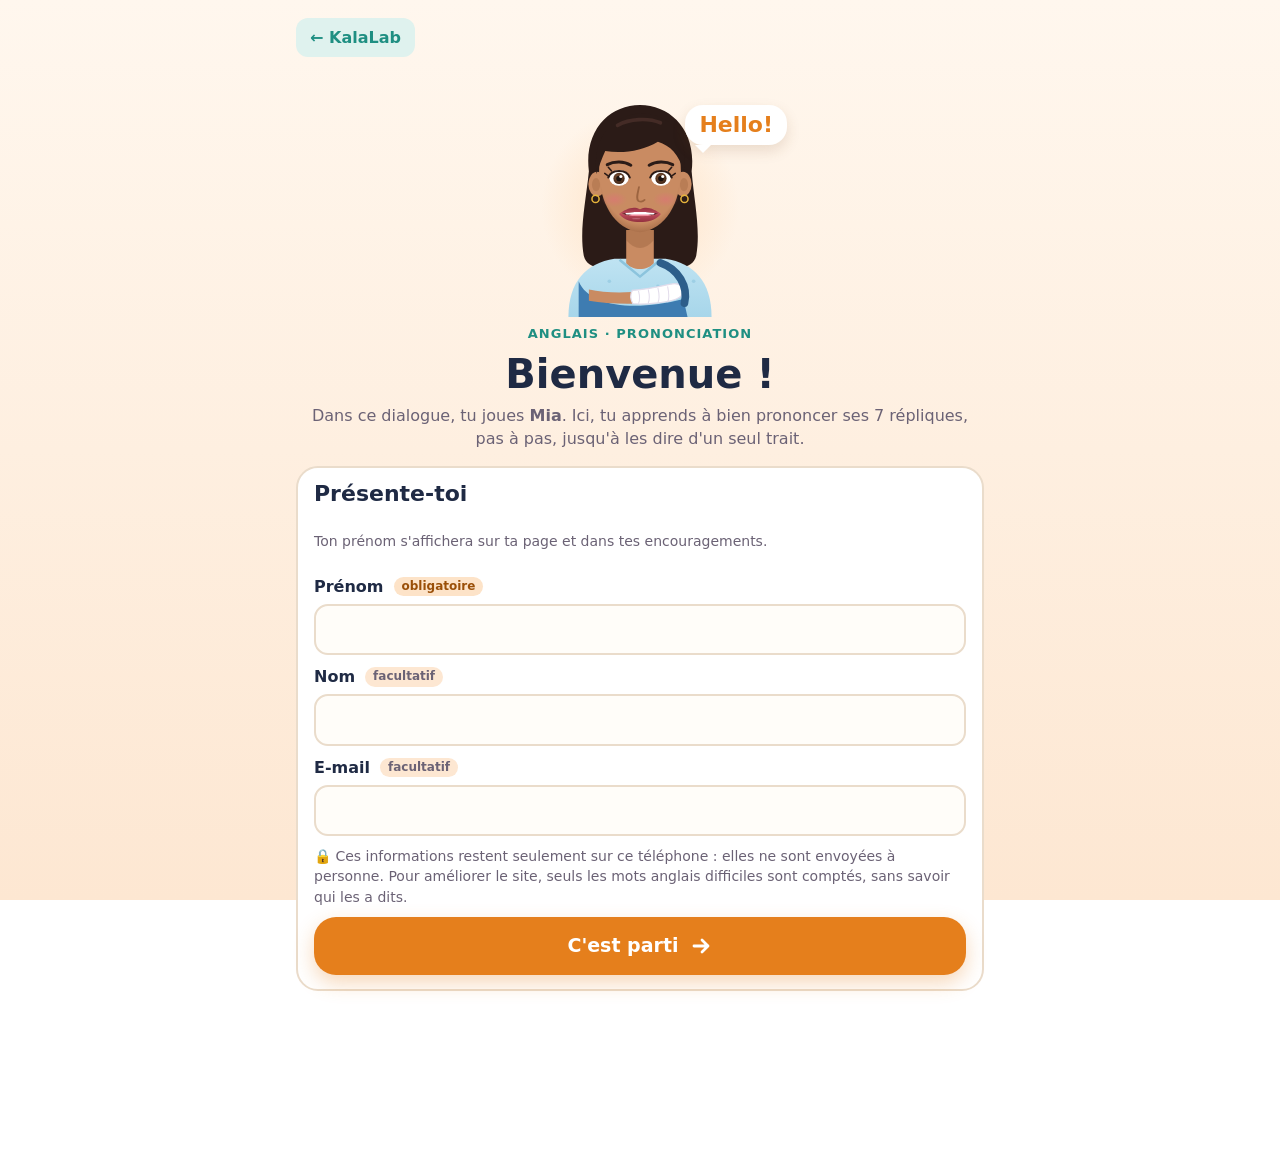
<file: mia.html>
<!DOCTYPE html>
<html lang="fr">
<head>
<meta charset="utf-8">
<meta name="viewport" content="width=device-width, initial-scale=1, viewport-fit=cover">
<title>Entraînement de Mia</title>
<meta http-equiv="Content-Security-Policy" content="default-src 'self'; script-src 'self' 'unsafe-inline' https://gc.zgo.at; style-src 'self' 'unsafe-inline' https://fonts.googleapis.com; font-src https://fonts.gstatic.com; img-src 'self' data: https://mia-entrainement.goatcounter.com; media-src 'self' data: blob:; connect-src 'self' https://mia-entrainement.goatcounter.com; object-src 'none'; base-uri 'none'; form-action 'none'">
<meta name="referrer" content="no-referrer">
<meta name="theme-color" content="#e57f1c">
<link rel="manifest" href="mia.webmanifest">
<!-- visit counter (GoatCounter: no cookies, anonymous). The page counts each screen itself, by its name only:
     the address after # can hold a progress link, which must never leave the phone. -->
<script id="gc" data-goatcounter="https://mia-entrainement.goatcounter.com/count" data-goatcounter-settings='{"no_onload": true}'
        async src="https://gc.zgo.at/count.js"></script>
<link rel="icon" href="icons/icon-192.png">
<link rel="apple-touch-icon" href="icons/mia-app-apple-touch.png">
<meta name="apple-mobile-web-app-title" content="Mia">
<link rel="preconnect" href="https://fonts.googleapis.com">
<!-- fonts load in the background: with a weak connection the page shows at once, in the system font -->
<link href="https://fonts.googleapis.com/css2?family=Baloo+2:wght@600;800&family=Nunito+Sans:wght@400;600;700;800&display=swap" rel="stylesheet" media="print" onload="this.media='all'">
<style>
/* Same world as the videos: cream paper, navy ink, orange = action, teal = listen, violet = sentence.
   Layout: one column, one line of Mia at a time; the big microphone button stays at the bottom. */
:root {
  --paper: #fff7ee;
  --paper2: #fde7d2;
  --card: #ffffff;
  --ink: #1f2a44;
  --muted: #6b6275;
  --action: #e57f1c;
  --action-soft: #fde3c8;
  --teal: #1f8f82;
  --teal-soft: #dff2ee;
  --violet: #6c5ce0;
  --violet-soft: #ebe8ff;
  --good: #1f9d55;
  --good-soft: #dcf5e6;
  --bad: #d64545;
  --bad-soft: #fde2e2;
  --line: #eadccb;
  --display: "Baloo 2", "Trebuchet MS", system-ui, sans-serif;
  --body: "Nunito Sans", "Segoe UI", system-ui, sans-serif;
  --ipa: "DejaVu Sans", "Segoe UI", "Noto Sans", system-ui, sans-serif;
  color-scheme: light;
}
* { box-sizing: border-box; }
[hidden] { display: none !important; }
html, body { margin: 0; }
body { background: linear-gradient(180deg, var(--paper), var(--paper2)) fixed; color: var(--ink); font-family: var(--body);
  font-size: 16px; line-height: 1.45; }
main { max-width: 720px; margin: 0 auto; padding-block: 18px 170px;
  padding-left: max(16px, env(safe-area-inset-left, 0px)); padding-right: max(16px, env(safe-area-inset-right, 0px));
  display: grid; gap: 16px; }
button { font: inherit; color: inherit; cursor: pointer; }
button:focus-visible { outline: 3px solid var(--violet); outline-offset: 2px; }
h1, h2, h3 { font-family: var(--display); margin: 0; line-height: 1.1; text-wrap: balance; }
header { display: grid; gap: 6px; }
.eyebrow { font-weight: 800; font-size: 13px; letter-spacing: .08em; text-transform: uppercase; color: var(--teal); }
h1 { font-size: clamp(28px, 7vw, 40px); font-weight: 800; }
.lead { margin: 0; color: var(--muted); }

/* steps bar: home, then the 3 steps; a tick once a step is done */
.stepper { display: grid; grid-template-columns: auto repeat(var(--n, 3), minmax(0, 1fr)) auto; gap: 6px; background: var(--card); padding: 6px;
  border-radius: 18px; border: 2px solid var(--line); position: sticky; top: 8px; z-index: 5; box-shadow: 0 6px 16px rgba(31, 42, 68, .06); }
.stepper button { border: 0; background: transparent; border-radius: 13px; padding: 7px 4px; font-weight: 800; color: var(--muted);
  display: grid; justify-items: center; gap: 2px; font-size: 13px; line-height: 1.15; }
.stepper .num { width: 26px; height: 26px; border-radius: 50%; display: grid; place-items: center; background: var(--paper2); color: var(--ink);
  font-family: var(--display); font-size: 15px; }
.stepper .done .num { background: var(--good); color: #fff; }
.stepper button[aria-current="step"] { background: var(--ink); color: #fff; }
.stepper button[aria-current="step"] .num { background: var(--action); color: #fff; }
.stepper .home, .stepper .dl { padding-inline: 10px; }
.stepper .dl svg { width: 22px; height: 22px; }
.stepper .dl[aria-current="page"] { background: var(--ink); color: #fff; }
.dlcorner { justify-self: center; border: 2px solid var(--line); background: var(--card); border-radius: 999px; padding: 8px 16px; font-weight: 800;
  display: inline-flex; gap: 8px; align-items: center; color: var(--ink); }
.dlcorner svg, .vrow a svg { width: 20px; height: 20px; }
.dlall { justify-items: center; text-align: center; }
.dlall .go { width: 100%; max-width: 460px; }
.vlist { display: grid; gap: 0; }
.vrow { display: grid; grid-template-columns: 1fr auto; gap: 10px; align-items: center; padding: 9px 0; border-top: 1px solid var(--line); }
.vrow:first-child { border-top: 0; }
.vrow b { font-family: var(--display); font-size: 16px; display: block; }
.vrow small { color: var(--muted); font-size: 13px; }
.vrow a { display: inline-flex; gap: 6px; align-items: center; text-decoration: none; background: var(--action-soft); color: #9a4f08;
  font-weight: 800; border-radius: 999px; padding: 8px 12px; font-size: 14px; }
.vrow a.got { background: var(--good-soft); color: var(--good); }
.stepper .home svg { width: 22px; height: 22px; }

.reps { display: grid; grid-template-columns: repeat(7, minmax(0, 1fr)); gap: 6px; }
.reps button { border: 2px solid var(--line); background: var(--card); border-radius: 14px; padding: 6px 0 4px;
  display: grid; justify-items: center; gap: 0; font-weight: 800; font-family: var(--display); font-size: 20px; }
.reps button[aria-current="true"] { border-color: var(--action); background: var(--action); color: #fff; }
.stars { font-size: 11px; letter-spacing: 1px; color: #e0b54a; line-height: 1; min-height: 12px; }
.reps button[aria-current="true"] .stars { color: #fff; }

.card { background: var(--card); border: 2px solid var(--line); border-radius: 22px; padding: 14px 16px; display: grid; gap: 10px; }
.cue { border-style: dashed; }
.who { display: flex; align-items: center; gap: 10px; }
.avatar { width: 38px; height: 38px; border-radius: 50%; display: grid; place-items: center; font-weight: 800; color: #fff;
  background: var(--teal); flex: none; }
.who b { font-family: var(--display); font-size: 18px; }
.who span { color: var(--muted); font-size: 14px; }
.cue p { margin: 0; font-size: 16px; }
.fr { color: var(--muted); font-size: 14px; font-style: italic; }

.row { display: flex; flex-wrap: wrap; gap: 8px; align-items: center; }
.btn { border: 0; border-radius: 999px; padding: 9px 14px; font-weight: 800; display: inline-flex; gap: 6px; align-items: center;
  min-height: 42px; }
.btn svg { width: 18px; height: 18px; flex: none; }
.btn.listen { background: var(--teal-soft); color: var(--teal); }
.btn.slow { background: var(--violet-soft); color: var(--violet); }
.btn.rec { background: var(--action-soft); color: #9a4f08; }
.btn.ghost { background: transparent; border: 2px solid var(--line); color: var(--ink); }
.btn.ghost[aria-pressed="true"] { background: var(--ink); border-color: var(--ink); color: #fff; }
.btn:disabled { opacity: .45; cursor: default; }
.btn.playing { outline: 3px solid currentColor; outline-offset: 1px; }

.sentence { display: grid; gap: 8px; padding: 12px 0; border-top: 2px dashed var(--line); }
.sentence:first-of-type { border-top: 0; padding-top: 2px; }
.sentence.scoped { background: var(--violet-soft); margin-inline: -10px; padding-inline: 10px; border-radius: 16px; border-top-color: transparent; }
.shead { display: flex; justify-content: space-between; align-items: center; gap: 8px; flex-wrap: wrap; }
.shead h3 { font-size: 17px; color: var(--violet); }
.units { display: flex; flex-wrap: wrap; gap: 6px 6px; }
.unit { border: 2px solid var(--line); background: #fffdf9; border-radius: 14px; padding: 6px 9px 4px; display: flex; gap: 10px;
  align-items: flex-end; text-align: center; }
.unit:hover { border-color: var(--teal); }
.unit.playing { border-color: var(--teal); background: var(--teal-soft); }
.w { display: grid; gap: 0; justify-items: center; position: relative; }
.w .t { font-weight: 800; font-size: 19px; line-height: 1.15; }
.w .i { font-family: var(--ipa); font-size: 13px; color: var(--teal); }
.w.stress::before { content: ""; position: absolute; top: -7px; width: 7px; height: 7px; border-radius: 50%; background: var(--action); }
.w.ok .t { color: var(--good); }
.w.ko .t { color: var(--bad); text-decoration: underline wavy var(--bad); text-underline-offset: 4px; }
.end { font-weight: 800; color: var(--action); font-size: 18px; align-self: center; }
.note { font-size: 14px; color: var(--muted); }
.note b { color: var(--ink); }

.result { display: grid; gap: 8px; }
.score { display: flex; align-items: center; gap: 12px; }
.score .big { font-family: var(--display); font-size: 40px; font-weight: 800; line-height: 1; font-variant-numeric: tabular-nums; }
.score .st { font-size: 26px; color: #e0b54a; letter-spacing: 2px; }
.heard { font-size: 14px; color: var(--muted); }
.heard b { color: var(--ink); }
.tip { background: var(--action-soft); border-radius: 14px; padding: 10px 12px; font-size: 15px; }
.warn { background: var(--bad-soft); border-radius: 14px; padding: 10px 12px; font-size: 15px; }

.dock { position: fixed; left: 0; right: 0; bottom: 0; padding: 10px max(16px, env(safe-area-inset-right, 0px)) calc(12px + env(safe-area-inset-bottom, 0px)) max(16px, env(safe-area-inset-left, 0px));
  background: linear-gradient(180deg, rgba(253, 231, 210, 0), var(--paper2) 30%); }
.dock .in { max-width: 720px; margin: 0 auto; display: grid; gap: 6px; }
.scope { display: flex; gap: 6px; justify-content: safe center; overflow-x: auto; scrollbar-width: none; }
.scope::-webkit-scrollbar { display: none; }
.scope button { flex: none; border: 2px solid var(--line); background: var(--card); border-radius: 999px; padding: 4px 12px; font-weight: 800; font-size: 14px; }
.scope button[aria-pressed="true"] { background: var(--violet); border-color: var(--violet); color: #fff; }
.mic { border: 0; border-radius: 22px; background: var(--action); color: #fff; padding: 14px 16px; font-weight: 800; font-size: 19px;
  display: flex; align-items: center; justify-content: center; gap: 10px; min-height: 60px; box-shadow: 0 8px 20px rgba(229, 127, 28, .3); }
.mic svg { width: 26px; height: 26px; }
.mic.on { background: var(--bad); animation: pulse 1.2s ease-in-out infinite; }
@keyframes pulse { 50% { box-shadow: 0 0 0 10px rgba(214, 69, 69, .18); } }
.live { text-align: center; font-size: 14px; color: var(--muted); min-height: 20px; }

/* full rehearsal */
.stage { display: grid; gap: 14px; }
.count { font-family: var(--display); font-size: 64px; font-weight: 800; color: var(--action); text-align: center; line-height: 1; }
.option { display: grid; gap: 4px; justify-items: start; border-top: 2px dashed var(--line); padding-top: 10px; }
table { width: 100%; border-collapse: collapse; font-variant-numeric: tabular-nums; }
td, th { text-align: left; padding: 6px 4px; border-bottom: 1px solid var(--line); }
.hidden-text .units { filter: blur(7px); }
.score .emo { font-size: 38px; line-height: 1; }
.fixes { display: grid; gap: 10px; }
.fix { border: 2px solid var(--bad-soft); border-left: 8px solid var(--bad); border-radius: 16px; padding: 10px 12px; display: grid; gap: 6px; background: #fffafa; }
.fix p { margin: 0; font-size: 15px; }
.fhead { display: flex; gap: 10px; align-items: baseline; flex-wrap: wrap; }
.fhead b { font-size: 20px; color: var(--bad); }
.fhead .i { font-family: var(--ipa); color: var(--teal); font-size: 15px; }
.fix .btn { justify-self: start; }
/* a video in big, with the « À toi ! » panel over its lower part */
.vid { display: grid; gap: 10px; justify-items: center; }
.vid .frame { position: relative; width: min(100%, calc(74vh * 9 / 16), 430px); }
.vid video { width: 100%; aspect-ratio: 9 / 16; border-radius: 18px; background: var(--paper2); display: block;
  box-shadow: 0 10px 24px rgba(122, 74, 32, .16); }
.vid .side { display: grid; gap: 8px; justify-items: center; text-align: center; }
.vid .side p { margin: 0; }
.vid .toi { position: absolute; left: 10px; right: 10px; bottom: 58px; z-index: 2; box-shadow: 0 10px 26px rgba(31, 42, 68, .28); }

/* the list of sounds, then one page per sound */
.sonlist { display: grid; gap: 10px; }
.sonitem { display: grid; grid-template-columns: 76px 1fr auto; gap: 12px; align-items: center; text-align: left; width: 100%;
  background: var(--card); border: 2px solid var(--line); border-radius: 20px; padding: 8px 12px 8px 8px; }
.sonitem img { width: 76px; height: 56px; object-fit: cover; border-radius: 12px; display: block; background: var(--paper2); }
.sonitem b { display: block; font-family: var(--display); font-size: 18px; line-height: 1.15; }
.sonitem small { display: -webkit-box; -webkit-line-clamp: 2; -webkit-box-orient: vertical; overflow: hidden; color: var(--muted); font-size: 14px; }
.sonitem .st { font-size: 13px; font-weight: 800; white-space: nowrap; }
.sonitem .st.ok { color: var(--good); }
.sonitem .st.todo { width: 34px; height: 34px; border-radius: 50%; display: grid; place-items: center; background: var(--action-soft); color: var(--action); }
.sonitem.done { border-color: var(--good-soft); }
.sonitem.next { border-color: var(--action); box-shadow: 0 6px 16px rgba(229, 127, 28, .18); }
.sonitem.next .st.todo { background: var(--action); color: #fff; }
.sonview { display: grid; gap: 12px; }
.sonhead { display: flex; justify-content: space-between; align-items: center; gap: 8px; }
.sonview h2 { font-size: clamp(28px, 7vw, 36px); font-weight: 800; }
.sonview > .lead { margin: 0; }
.sonend { display: grid; justify-items: center; gap: 8px; }
.sonend .go { width: 100%; max-width: 460px; }
/* end of a sound: a congratulation card laid over the video, the video still visible around it */
.celebrate { position: absolute; inset: 0; z-index: 3; border-radius: 18px; display: grid; place-items: center; padding: 14px;
  background: rgba(255, 247, 238, .62); backdrop-filter: blur(4px); -webkit-backdrop-filter: blur(4px); animation: fadein .35s ease both; }
@keyframes fadein { from { opacity: 0; } }
.celebrate .ovcard { position: relative; width: 100%; max-width: 330px; background: #fff; border-radius: 24px; padding: 18px 16px 16px;
  display: grid; justify-items: center; gap: 8px; text-align: center; box-shadow: 0 16px 40px rgba(31, 42, 68, .25);
  animation: pop .55s .1s cubic-bezier(.2, .8, .3, 1.4) both; }
.celebrate .mia-wrap { width: 120px; height: 130px; }
.celebrate .rays { width: 200px; height: 200px; }
.celebrate .spark { font-size: 20px; }
.celebrate .medal { position: absolute; top: -14px; right: 14px; background: var(--good); color: #fff; font-weight: 800; font-size: 13px;
  border-radius: 999px; padding: 4px 10px; box-shadow: 0 4px 10px rgba(31, 157, 85, .3); animation: pop .5s .6s cubic-bezier(.2, .8, .3, 1.6) both; }
.celebrate h3 { font-size: 24px; color: var(--action); }
.celebrate p { margin: 0; }
.celebrate .dots { display: flex; gap: 6px; justify-content: center; flex-wrap: wrap; }
.celebrate .dots i { width: 14px; height: 14px; border-radius: 50%; background: var(--line); }
.celebrate .dots i.on { background: var(--good); }
.celebrate .dots i.now { background: var(--action); animation: pop .5s .8s cubic-bezier(.2, .8, .3, 1.8) both; }
.celebrate .go { width: 100%; }
.lockcard { justify-items: center; text-align: center; padding: 24px 18px; }
.lockic { font-size: 54px; line-height: 1; }
.stepper .locked .num { background: var(--line); }
a.btn { text-decoration: none; }
/* screens */
.screen { display: grid; gap: 16px; }
.screen.enter > * { animation: rise .5s cubic-bezier(.2, .8, .3, 1.15) both; }
.screen.enter > *:nth-child(2) { animation-delay: .07s; } .screen.enter > *:nth-child(3) { animation-delay: .14s; }
.screen.enter > *:nth-child(4) { animation-delay: .21s; } .screen.enter > *:nth-child(5) { animation-delay: .28s; }
@keyframes rise { from { opacity: 0; transform: translateY(18px); } }
.intro { display: grid; gap: 6px; }
.intro h2 { font-size: clamp(28px, 7vw, 38px); font-weight: 800; }
h2 { font-size: 22px; }

.hero { display: grid; justify-items: center; text-align: center; gap: 8px; padding-top: 6px; }
.mia-wrap { position: relative; width: 210px; height: 230px; }
.mia-wrap .mia { position: absolute; inset: 0; animation: float 4.5s ease-in-out infinite; }
.mia-wrap .mia svg { width: 100%; height: 100%; display: block; }
.glow { position: absolute; left: 50%; top: 52%; width: 200px; height: 200px; translate: -50% -50%; border-radius: 50%;
  background: radial-gradient(circle, #ffe1c2 0%, rgba(255, 225, 194, 0) 70%); }
.bubble { position: absolute; right: -42px; top: 18px; background: #fff; color: var(--action); font-family: var(--display); font-weight: 800;
  font-size: 22px; padding: 4px 14px; border-radius: 18px; box-shadow: 0 6px 14px rgba(122, 74, 32, .15); transform-origin: 0 100%;
  animation: pop .6s .5s cubic-bezier(.2, .8, .3, 1.5) both, wave 3s 1.4s ease-in-out infinite; }
.bubble::after { content: ""; position: absolute; left: 10px; bottom: -8px; border: 8px solid transparent; border-top-color: #fff; border-bottom: 0; }
@keyframes float { 50% { transform: translateY(-8px); } }
@keyframes pop { from { opacity: 0; transform: scale(.3); } }
@keyframes wave { 0%, 80%, 100% { rotate: 0deg; } 85% { rotate: -8deg; } 90% { rotate: 6deg; } 95% { rotate: -3deg; } }

.story p { margin: 0; }
.cast { display: flex; flex-wrap: wrap; gap: 8px; }
.cast span { display: inline-flex; align-items: center; gap: 7px; background: #fffdf9; border: 2px solid var(--line); border-radius: 999px;
  padding: 3px 12px 3px 3px; font-size: 14px; }
.cast i { width: 28px; height: 28px; border-radius: 50%; display: grid; place-items: center; color: #fff; font-style: normal; font-weight: 800; }
.cast b { font-family: var(--display); font-size: 16px; }
.dialogue summary { cursor: pointer; font-weight: 800; color: var(--teal); padding: 6px 0; }
.dialogue summary span { font-weight: 600; color: var(--muted); }
.dpart { display: grid; gap: 8px; margin-top: 10px; }
.dpart h4 { margin: 6px 0 0; font-family: var(--display); font-size: 16px; color: var(--violet); }
.dline { display: grid; grid-template-columns: 28px 1fr; gap: 8px; align-items: start; font-size: 15px; }
.dline i { width: 28px; height: 28px; border-radius: 50%; display: grid; place-items: center; color: #fff; font-style: normal; font-weight: 800; font-size: 13px; }
.dline p { margin: 0; }
.dline b { font-family: var(--display); }
.dline.me { background: var(--action-soft); border-radius: 14px; padding: 8px; margin-inline: -8px; }
.dline .fr { display: block; margin-top: 2px; }

.path { list-style: none; margin: 0; padding: 0; display: grid; gap: 10px; }
.path li { display: grid; grid-template-columns: 40px 1fr auto; gap: 12px; align-items: center; }
.path .num { width: 40px; height: 40px; border-radius: 50%; display: grid; place-items: center; font-family: var(--display); font-weight: 800;
  font-size: 20px; background: var(--paper2); }
.path li.done .num { background: var(--good); color: #fff; }
.path b { display: block; font-family: var(--display); font-size: 18px; }
.path small { color: var(--muted); font-size: 14px; }
.path .state { font-size: 13px; font-weight: 800; color: var(--good); }

.ready { display: grid; justify-items: center; gap: 10px; text-align: center; padding: 6px 0 10px; }
.ask { margin: 0; font-family: var(--display); font-size: 24px; font-weight: 800; }
.go { border: 0; border-radius: 22px; background: var(--action); color: #fff; padding: 14px 22px; font-weight: 800; font-size: 19px; min-height: 58px;
  display: inline-flex; align-items: center; justify-content: center; gap: 10px; box-shadow: 0 8px 20px rgba(229, 127, 28, .3); }
.go svg { width: 24px; height: 24px; flex: none; transition: transform .2s; }
.go:hover svg { transform: translateX(4px); }
.ready .go { animation: breathe 2.4s ease-in-out infinite; }
@keyframes breathe { 50% { box-shadow: 0 8px 20px rgba(229, 127, 28, .3), 0 0 0 9px rgba(229, 127, 28, .14); } }
.linkbtn { border: 0; background: none; color: var(--muted); font-weight: 700; text-decoration: underline; padding: 6px; }
.nextbar { display: grid; justify-items: center; gap: 6px; padding-top: 8px; }
.nextbar .go { width: 100%; max-width: 460px; }
.nextbar .go.soft { background: var(--ink); box-shadow: 0 8px 20px rgba(31, 42, 68, .2); }
.seen { font-size: 13px; font-weight: 800; color: var(--good); background: var(--good-soft); border-radius: 999px; padding: 2px 10px; }
.shead2 { display: flex; justify-content: space-between; align-items: center; gap: 8px; flex-wrap: wrap; }

.bravo { display: grid; justify-items: center; text-align: center; gap: 8px; }
.bravo h1 { color: var(--action); }
.mia-wrap.big { width: 250px; height: 270px; }
.mia-wrap.big .mia { animation: bounce .9s cubic-bezier(.2, .8, .3, 1.4) both, float 4.5s 1s ease-in-out infinite; }
.rays { position: absolute; left: 50%; top: 45%; width: 340px; height: 340px; translate: -50% -50%; border-radius: 50%;
  background: repeating-conic-gradient(rgba(229, 127, 28, .16) 0 10deg, transparent 10deg 20deg);
  mask: radial-gradient(circle, #000 30%, transparent 70%); -webkit-mask: radial-gradient(circle, #000 30%, transparent 70%);
  animation: spin 18s linear infinite; }
.spark { position: absolute; color: #e0b54a; font-size: 30px; animation: twinkle 1.6s ease-in-out infinite; }
.s1 { left: -6px; top: 30px; } .s2 { right: -4px; top: 60px; animation-delay: .4s; font-size: 24px; }
.s3 { left: 18px; bottom: 40px; animation-delay: .8s; font-size: 20px; } .s4 { right: 20px; bottom: 20px; animation-delay: 1.2s; }
@keyframes spin { to { rotate: 360deg; } }
@keyframes bounce { from { opacity: 0; transform: scale(.4) translateY(40px); } }
@keyframes twinkle { 50% { transform: scale(1.5) rotate(20deg); opacity: .5; } }
.recap { list-style: none; margin: 0; padding: 0; display: grid; gap: 8px; }
.recap li { background: var(--card); border: 2px solid var(--line); border-radius: 18px; padding: 10px 14px; display: grid;
  grid-template-columns: 34px 1fr; gap: 10px; align-items: center; }
.recap li.done { border-color: var(--good-soft); }
.recap .ic { width: 34px; height: 34px; border-radius: 50%; display: grid; place-items: center; background: var(--paper2); font-weight: 800; }
.recap li.done .ic { background: var(--good); color: #fff; }
.recap b { font-family: var(--display); font-size: 17px; display: block; }
.recap small { color: var(--muted); }
.tipday { background: var(--teal-soft); border-color: transparent; }
.tipday p { margin: 0; }
@media (prefers-reduced-motion: reduce) {
  .screen.enter > *, .mia-wrap .mia, .bubble, .ready .go, .rays, .spark { animation: none !important; }
}
/* interactive video: the « À toi ! » panel */
.toi { scroll-margin: 90px 0 200px; display: grid; gap: 8px; background: var(--action-soft); border-radius: 16px; padding: 10px 12px; justify-items: start;
  animation: pop .35s cubic-bezier(.2, .8, .3, 1.4) both; }
.toi .eyebrow { color: #9a4f08; }
.toi .say { margin: 0; font-family: var(--display); font-weight: 800; font-size: 19px; line-height: 1.2; color: var(--ink); }
.toi .heard { margin: 0; font-size: 14px; color: var(--muted); min-height: 20px; }
.toi.ok { background: var(--good-soft); }
.toi.ok .say { color: var(--good); }
.toi .row .btn { min-height: 36px; padding: 6px 12px; font-size: 14px; }
.toi .listening { display: inline-flex; gap: 6px; align-items: center; font-weight: 800; color: var(--bad); font-size: 14px; }
.toi .listening::before { content: ""; width: 10px; height: 10px; border-radius: 50%; background: var(--bad); animation: blink 1s infinite; }
@keyframes blink { 50% { opacity: .2; } }
.chip-toggle { border: 2px solid var(--line); background: var(--card); border-radius: 999px; padding: 5px 10px; font-size: 13px; font-weight: 700; }
.chip-toggle[aria-pressed="true"] { border-color: var(--teal); background: var(--teal-soft); color: var(--teal); }
.boot { text-align: center; color: var(--muted); font-weight: 700; padding: 40vh 0 0; margin: 0; }
/* « Lis avec Mia »: the word being said lights up */
.w .t { border-radius: 8px; padding: 0 2px; transition: background .12s, color .12s; }
.w.now .t { background: var(--action); color: #fff; }
.w.said .t { color: var(--teal); }
.w.guide .t { box-shadow: inset 0 -4px 0 var(--action); }
.ra { background: var(--violet-soft); border-color: transparent; }
.ra h3 { color: var(--violet); }
.ra ol { margin: 0; padding-left: 20px; display: grid; gap: 2px; font-size: 15px; }
.ra .phase { font-family: var(--display); font-weight: 800; font-size: 20px; color: var(--violet); }
.btn.violet { background: var(--violet); color: #fff; }
.rhythm { display: grid; gap: 4px; background: var(--paper); border-radius: 14px; padding: 10px 12px; }
.rhythm b { font-family: var(--display); font-size: 17px; }
.bar2 { position: relative; height: 10px; border-radius: 5px; background: var(--line); }
.bar2 i { position: absolute; inset: 0 auto 0 0; border-radius: 5px; background: var(--teal); }
.bar2 i.me { background: var(--action); }
.hrow { display: grid; grid-template-columns: 1fr auto; gap: 8px; align-items: center; padding: 8px 0; border-top: 1px solid var(--line); }
.hrow:first-of-type { border-top: 0; }
.hrow b { font-family: var(--display); font-size: 18px; }
.hrow small { display: block; color: var(--muted); font-size: 13px; }
.hrow .row { flex-wrap: nowrap; gap: 6px; }
.hrow .btn { min-height: 36px; padding: 6px 10px; font-size: 14px; }
.hrow.win b { color: var(--good); }
/* welcome form */
.idform label { display: flex; flex-wrap: wrap; align-items: center; gap: 6px; font-weight: 800; }
.idform label input { flex-basis: 100%; }
.idform input { font: inherit; font-weight: 600; color: var(--ink); background: #fffdf9; border: 2px solid var(--line); border-radius: 14px;
  padding: 12px 14px; min-height: 50px; width: 100%; }
.idform input:focus { outline: none; border-color: var(--violet); box-shadow: 0 0 0 3px var(--violet-soft); }
.idform input[aria-invalid="true"] { border-color: var(--bad); }
.idform .req, .idform .opt { font-size: 12px; font-weight: 700; border-radius: 999px; padding: 1px 8px; margin-left: 4px; }
.idform .req { background: var(--action-soft); color: #9a4f08; }
.idform .opt { background: var(--paper2); color: var(--muted); }
.idform .err { margin: 0; color: var(--bad); font-weight: 700; }
.idform .privacy { margin: 0; font-size: 14px; color: var(--muted); }
.idform .go { justify-self: stretch; }
/* install the app */
.install { grid-template-columns: 56px 1fr; align-items: center; background: var(--teal-soft); border-color: transparent; }
.install .appicon img { display: block; border-radius: 14px; box-shadow: 0 4px 10px rgba(31, 42, 68, .18); }
.install h3 { color: var(--teal); }
.install p { margin: 2px 0 0; }
.install .go { grid-column: 1 / -1; background: var(--teal); box-shadow: 0 8px 20px rgba(31, 143, 130, .25); }
/* progress on another device */
.carry h3 { color: var(--teal); }
.carry p { margin: 0; }
.carrylink { font: inherit; font-size: 13px; width: 100%; border: 2px solid var(--line); border-radius: 12px; padding: 8px 10px; background: #fffdf9; color: var(--muted); }
.import { background: var(--good-soft); border-color: transparent; }
.import h3 { color: var(--good); }
.import p { margin: 0; }
.speed { display: flex; align-items: center; gap: 6px; flex-wrap: wrap; justify-content: center; font-size: 14px; font-weight: 700; color: var(--muted); }
.speed button { border: 2px solid var(--line); background: var(--card); border-radius: 999px; padding: 4px 12px; font-weight: 800; font-size: 14px; color: var(--ink); }
.speed button[aria-pressed="true"] { background: var(--ink); border-color: var(--ink); color: #fff; }
canvas.confetti { position: fixed; inset: 0; pointer-events: none; z-index: 50; }
@media (prefers-reduced-motion: reduce) { .mic.on { animation: none; } }
.kalalab { justify-self: start; display: inline-block; font-weight: 800; color: var(--teal); text-decoration: none;
  background: var(--teal-soft); border-radius: 12px; padding: 8px 14px; margin-bottom: 8px; }
.kalalab:focus-visible { outline: 3px solid var(--violet); outline-offset: 2px; }
</style>
</head>
<body>
<main>
  <p class="boot" id="boot">Chargement de l'entraînement de Mia…</p>
  <!-- ===== welcome ===== -->
  <section id="home" class="screen" hidden>
    <a class="kalalab" href="./">← KalaLab</a>
    <div class="hero">
      <div class="mia-wrap">
        <div class="glow" aria-hidden="true"></div>
        <div class="mia" id="heroMia"></div>
        <div class="bubble" aria-hidden="true">Hello!</div>
      </div>
      <span class="eyebrow">Anglais · Prononciation</span>
      <h1 id="hello">Bienvenue !</h1>
      <p class="lead">Dans ce dialogue, tu joues <b>Mia</b>. Ici, tu apprends à bien prononcer ses 7 répliques, pas à pas, jusqu'à les dire d'un seul trait.</p>
      <button class="linkbtn" id="editMe" hidden>Ce n'est pas toi ? Modifier mon prénom</button>
    </div>

    <div class="card import" id="import" hidden></div>

    <form class="card idform" id="who" novalidate hidden>
      <h2>Présente-toi</h2>
      <p class="note">Ton prénom s'affichera sur ta page et dans tes encouragements.</p>
      <label>Prénom <span class="req">obligatoire</span>
        <input id="fFirst" name="first" maxlength="40" autocomplete="given-name" autocapitalize="words" enterkeyhint="next" required>
      </label>
      <label>Nom <span class="opt">facultatif</span>
        <input id="fLast" name="last" maxlength="60" autocomplete="family-name" autocapitalize="words" enterkeyhint="next">
      </label>
      <label>E-mail <span class="opt">facultatif</span>
        <input id="fMail" name="mail" type="email" maxlength="120" autocomplete="email" inputmode="email" enterkeyhint="done">
      </label>
      <p class="err" id="fErr" role="alert" hidden></p>
      <p class="privacy">🔒 Ces informations restent seulement sur ce téléphone : elles ne sont envoyées à personne. Pour améliorer le site, seuls les mots anglais difficiles sont comptés, sans savoir qui les a dits.</p>
      <button class="go" type="submit" id="fGo"></button>
    </form>

    <div id="homeMain" class="screen">
    <div class="card story">
      <h2>L'histoire</h2>
      <p>Mia a 17 ans. Hier matin, elle a glissé sur du verglas en allant à l'école et s'est cassé le poignet droit. Elle est à l'hôpital de Liverpool, au service de traumatologie, et elle va être opérée. Autour d'elle :</p>
      <div class="cast" id="cast"></div>
      <details class="dialogue">
        <summary>Lire tout le dialogue <span>(environ 5 minutes)</span></summary>
        <div id="dialogue"></div>
      </details>
    </div>

    <div class="card">
      <h2>Ton parcours</h2>
      <ol class="path" id="path"></ol>
    </div>

    <div class="ready">
      <p class="ask">Es-tu prête à jouer le rôle de Mia ?</p>
      <button class="go" id="startBtn"></button>
      <button class="linkbtn" id="restartBtn" hidden>Recommencer depuis le début</button>
    </div>
    <div class="card install" id="install" hidden>
      <div class="appicon" aria-hidden="true"><img src="icons/icon-192.png" alt="" width="56" height="56"></div>
      <div>
        <h3 id="installTitle">Installer l'appli sur ton téléphone</h3>
        <p class="note" id="installHow">Une icône « Mia » sur ton écran d'accueil : elle s'ouvre en plein écran, sans passer par Google.</p>
      </div>
      <button class="go" id="installBtn" hidden></button>
    </div>
    <div class="card carry" id="carry">
      <h3>Continuer sur un autre appareil</h3>
      <p class="note">Ta progression (étoiles, vidéos vues, mots difficiles) est gardée sur cet appareil. Pour la retrouver sur un autre téléphone ou un ordinateur, envoie-toi ce lien et ouvre-le là-bas.</p>
      <div class="row">
        <button class="btn listen" id="carryBtn"></button>
      </div>
      <input class="carrylink" id="carryLink" readonly hidden aria-label="Lien de ta progression">
      <p class="note" id="carryMsg" aria-live="polite"></p>
    </div>
    <button class="dlcorner" id="homeVideos"></button>
    </div>
  </section>

  <!-- ===== the steps ===== -->
  <nav class="stepper" id="stepper" aria-label="Étapes" hidden></nav>

  <section id="sons" class="screen stage" hidden>
    <div class="intro" id="sonsIntro">
      <span class="eyebrow" data-step="sons"></span>
      <h2>Les 10 sons</h2>
      <p class="lead">Choisis un son : sa vidéo s'ouvre en grand. On voit la bouche de face et de côté, et à chaque « À toi ! » tu répètes à voix haute. Les 10 sons sont à finir avant de passer aux répliques.</p>
    </div>
    <div id="sonsList" class="sonlist"></div>
    <div id="sonView" class="sonview" hidden></div>
    <div class="nextbar" id="nextSons"></div>
  </section>

  <section id="train" class="screen stage" hidden>
    <div class="intro">
      <span class="eyebrow" data-step="train"></span>
      <h2>Réplique par réplique</h2>
      <p class="lead">Touche un mot pour l'entendre seul. Écoute la phrase, puis appuie sur le micro et lis à voix haute : les mots compris passent en vert, les autres en rouge.</p>
    </div>
    <nav class="reps" id="reps" aria-label="Répliques"></nav>
    <div class="card cue" id="cue"></div>
    <div class="card ra" id="ra"></div>
    <div class="card" id="line"></div>
    <div class="card result" id="result" hidden></div>
    <div class="card" id="video"></div>
    <div class="card" id="self">
      <h3>M'enregistrer et comparer</h3>
      <p class="note">Enregistre-toi, puis écoute le modèle et ta voix l'un après l'autre.</p>
      <div class="row">
        <button class="btn rec" id="recBtn"></button>
        <button class="btn listen" id="cmpBtn" disabled></button>
      </div>
    </div>
    <div class="card" id="hard"></div>
    <div class="nextbar" id="nextTrain"></div>
  </section>

  <section id="full" class="screen stage" hidden>
    <div class="intro">
      <span class="eyebrow" data-step="full"></span>
      <h2>Répétition générale</h2>
    </div>
    <div class="card">
      <h3>Toute la scène, en entier</h3>
      <p class="note">Toute la scène est jouée : Lola, Tess, Léa et le Dr Johnson disent leurs répliques, et quand c'est le tour de Mia, c'est à toi. Après un petit compte à rebours (3, 2, 1), dis ta réplique. Environ 5 minutes.</p>
      <p class="note">Tu lis tes répliques <b>avec le texte</b> sous les yeux.</p>
      <div class="option">
        <button class="btn ghost" id="lvl-exam" aria-pressed="false"></button>
        <span class="note">Facultatif : le texte est caché pendant que tu parles, pour aller plus loin.</span>
      </div>
      <button class="mic" id="fullStart"></button>
    </div>
    <div id="fullStage" class="stage"></div>
    <div class="nextbar" id="nextFull"></div>
  </section>

  <!-- ===== a step that is not open yet ===== -->
  <section id="locked" class="screen" hidden>
    <div class="card lockcard">
      <div class="lockic" aria-hidden="true">🔒</div>
      <h2>D'abord les 10 sons</h2>
      <p class="lead" id="lockMsg"></p>
      <button class="go" id="lockGo"></button>
    </div>
  </section>

  <!-- ===== every video, to download ===== -->
  <section id="videos" class="screen" hidden>
    <div class="intro">
      <span class="eyebrow">Téléchargements</span>
      <h2>Toutes les vidéos</h2>
      <p class="lead">Choisis une vidéo pour la télécharger, ou prends-les toutes d'un coup. Une fois sur le téléphone, elles se regardent sans internet.</p>
    </div>
    <div class="card dlall">
      <button class="go" id="dlAll"></button>
      <p class="note">Mieux vaut être en Wi-Fi. Si le téléphone demande l'autorisation de télécharger plusieurs fichiers, appuie sur « Autoriser ».</p>
    </div>
    <div id="vidLists" class="stage"></div>
    <div class="nextbar"><button class="linkbtn" id="vidBack">Retour</button></div>
  </section>

  <!-- ===== the end ===== -->
  <section id="bravo" class="screen" hidden>
    <div class="bravo">
      <div class="mia-wrap big">
        <div class="rays" aria-hidden="true"></div>
        <div class="mia" id="bravoMia"></div>
        <span class="spark s1" aria-hidden="true">★</span><span class="spark s2" aria-hidden="true">★</span>
        <span class="spark s3" aria-hidden="true">★</span><span class="spark s4" aria-hidden="true">★</span>
      </div>
      <h1 id="bravoTitle"></h1>
      <p class="lead" id="bravoLead"></p>
    </div>
    <ul class="recap" id="recap"></ul>
    <div class="card tipday">
      <h3>Quand tu parles anglais</h3>
      <p>Respire, parle lentement et articule bien chaque mot. Si un mot t'échappe, continue tranquillement : le plus important, c'est de te faire comprendre.</p>
    </div>
    <div class="nextbar">
      <button class="go" id="againBtn"></button>
      <button class="btn ghost" id="bravoVideos"></button>
      <button class="linkbtn" id="homeBtn">Revenir à l'accueil</button>
    </div>
  </section>
</main>

<div class="dock" id="dock">
  <div class="in">
    <div class="scope" id="scope" role="group" aria-label="Que veux-tu tester ?"></div>
    <button class="mic" id="micBtn"></button>
    <div class="live" id="live" aria-live="polite"></div>
  </div>
</div>

<script>
const DATA = {"reps": [{"fr": "Oui, bien sûr. Je n'ai pas très bien dormi. Mon poignet me fait encore mal, et je m'inquiète pour l'opération.", "sentences": [{"text": "Yes, of course.", "chunks": [{"note": "course : « ô » long, R muet", "units": [{"text": "Yes", "audio": "audio/45b686733408.mp3", "words": [{"w": "Yes,", "ipa": "jes", "stress": false, "k": "0-0-0"}]}, {"text": "of course", "audio": "audio/e87d4413af2d.mp3", "words": [{"w": "of", "ipa": "əv", "stress": false, "k": "0-0-1"}, {"w": "course.", "ipa": "ˈkɔːs", "stress": true, "k": "0-0-2", "end": "down"}]}]}], "audio": "audio/74609048d3b2.mp3", "slow": null}, {"text": "I didn't sleep very well.", "chunks": [{"note": "sleep : i long, grand sourire · very : un vrai V", "units": [{"text": "I", "audio": "audio/2504e1c380ad.mp3", "words": [{"w": "I", "ipa": "aɪ", "stress": false, "k": "0-1-0"}]}, {"text": "didn't", "audio": "audio/c4da53ae700a.mp3", "words": [{"w": "didn't", "ipa": "ˈdɪdnt", "stress": true, "k": "0-1-1"}]}, {"text": "sleep", "audio": "audio/dadab812860d.mp3", "words": [{"w": "sleep", "ipa": "ˈsliːp", "stress": true, "k": "0-1-2"}]}, {"text": "very", "audio": "audio/87a867572ac9.mp3", "words": [{"w": "very", "ipa": "ˈveri", "stress": true, "k": "0-1-3"}]}, {"text": "well", "audio": "audio/6b04d4e6cf92.mp3", "words": [{"w": "well.", "ipa": "ˈwel", "stress": true, "k": "0-1-4", "end": "down"}]}]}], "audio": "audio/9d5f7606cf34.mp3", "slow": "audio/47ef54f6d8aa.mp3"}, {"text": "My wrist still hurts, and I'm worried about the operation.", "chunks": [{"note": "wrist : W muet · hurts : H soufflé", "units": [{"text": "My wrist", "audio": "audio/b20aea95414d.mp3", "words": [{"w": "My", "ipa": "maɪ", "stress": false, "k": "0-2-0"}, {"w": "wrist", "ipa": "ˈrɪst", "stress": true, "k": "0-2-1"}]}, {"text": "still", "audio": "audio/ca825b34d79f.mp3", "words": [{"w": "still", "ipa": "stɪl", "stress": false, "k": "0-2-2"}]}, {"text": "hurts", "audio": "audio/8dd37ec1cbea.mp3", "words": [{"w": "hurts,", "ipa": "ˈhɜːts", "stress": true, "k": "0-2-3"}]}]}, {"note": "the + voyelle = « dhi » · operation : accent sur RA", "units": [{"text": "and I'm", "audio": "audio/52e37432d14f.mp3", "words": [{"w": "and", "ipa": "ənd", "stress": false, "k": "0-2-4"}, {"w": "I'm", "ipa": "aɪm", "stress": false, "k": "0-2-5"}]}, {"text": "worried", "audio": "audio/4805f17b2fa3.mp3", "words": [{"w": "worried", "ipa": "ˈwʌrid", "stress": true, "k": "0-2-6"}]}, {"text": "about", "audio": "audio/78ed3755e31f.mp3", "words": [{"w": "about", "ipa": "əˈbaʊt", "stress": true, "k": "0-2-7"}]}, {"text": "the operation", "audio": "audio/dc167dc7a942.mp3", "words": [{"w": "the", "ipa": "ði", "stress": false, "k": "0-2-8"}, {"w": "operation.", "ipa": "ˌɒpəˈreɪʃn", "stress": true, "k": "0-2-9", "end": "down"}]}]}], "audio": "audio/d08016bf8235.mp3", "slow": "audio/12b275cda366.mp3"}], "full": "audio/7745ada9c737.mp3", "fullSlow": "audio/6f31e1e884b5.mp3", "cues": [{"who": "Lola", "text": "Good morning, Mia. I'm Lola, your nurse, and this is Tess, a nursing student. Is it okay if we check how you're feeling?", "audio": "audio/fbc915819c5b.mp3", "color": "#1f8f82"}]}, {"fr": "Environ six sur dix. C'est une douleur vive du côté droit, surtout quand je bouge les doigts.", "sentences": [{"text": "About six out of ten.", "chunks": [{"note": "six‿out‿of : les mots s'enchaînent", "units": [{"text": "About", "audio": "audio/78ed3755e31f.mp3", "words": [{"w": "About", "ipa": "əˈbaʊt", "stress": true, "k": "1-0-0"}]}, {"text": "six", "audio": "audio/7b1d54c2c491.mp3", "words": [{"w": "six", "ipa": "ˈsɪks", "stress": true, "k": "1-0-1"}]}, {"text": "out", "audio": "audio/4553109e2d4e.mp3", "words": [{"w": "out", "ipa": "aʊt", "stress": false, "k": "1-0-2"}]}, {"text": "of ten", "audio": "audio/acbdea6ec304.mp3", "words": [{"w": "of", "ipa": "əv", "stress": false, "k": "1-0-3"}, {"w": "ten.", "ipa": "ˈten", "stress": true, "k": "1-0-4", "end": "down"}]}]}], "audio": "audio/4a61ff4c3016.mp3", "slow": "audio/304e14510d78.mp3"}, {"text": "It's a sharp pain on the right side, especially when I move my fingers.", "chunks": [{"note": "pain : la bouche glisse de « é » vers « i »", "units": [{"text": "It's a sharp", "audio": "audio/ae62ad22fda5.mp3", "words": [{"w": "It's", "ipa": "ɪts", "stress": false, "k": "1-1-0"}, {"w": "a", "ipa": "ə", "stress": false, "k": "1-1-1"}, {"w": "sharp", "ipa": "ˈʃɑːp", "stress": true, "k": "1-1-2"}]}, {"text": "pain", "audio": "audio/1596db8cc773.mp3", "words": [{"w": "pain", "ipa": "ˈpeɪn", "stress": true, "k": "1-1-3"}]}]}, {"note": "the : TH vibré · right : R sans rouler", "units": [{"text": "on the right", "audio": "audio/7075cfdc0dbb.mp3", "words": [{"w": "on", "ipa": "ɒn", "stress": false, "k": "1-1-4"}, {"w": "the", "ipa": "ðə", "stress": false, "k": "1-1-5"}, {"w": "right", "ipa": "ˈraɪt", "stress": true, "k": "1-1-6"}]}, {"text": "side", "audio": "audio/b065e2b55560.mp3", "words": [{"w": "side,", "ipa": "ˈsaɪd", "stress": true, "k": "1-1-7"}]}]}, {"note": "especially : accent sur SPE · fingers : G puis Z", "units": [{"text": "especially", "audio": "audio/22bfe8a59f8b.mp3", "words": [{"w": "especially", "ipa": "ɪˈspeʃəli", "stress": true, "k": "1-1-8"}]}, {"text": "when I", "audio": "audio/bbe623c0d3c7.mp3", "words": [{"w": "when", "ipa": "wen", "stress": false, "k": "1-1-9"}, {"w": "I", "ipa": "aɪ", "stress": false, "k": "1-1-10"}]}, {"text": "move", "audio": "audio/f932065d8693.mp3", "words": [{"w": "move", "ipa": "ˈmuːv", "stress": true, "k": "1-1-11"}]}, {"text": "my fingers", "audio": "audio/fa9371ff033c.mp3", "words": [{"w": "my", "ipa": "maɪ", "stress": false, "k": "1-1-12"}, {"w": "fingers.", "ipa": "ˈfɪŋɡəz", "stress": true, "k": "1-1-13", "end": "down"}]}]}], "audio": "audio/99290fabc182.mp3", "slow": "audio/619708dc3bae.mp3"}], "full": "audio/e6e804a6444e.mp3", "fullSlow": "audio/3e88a2f6b2f8.mp3", "cues": [{"who": "Tess", "text": "I'm sorry you had a difficult night. I'll check your blood pressure, pulse, temperature and oxygen level. Please keep your arm relaxed.", "audio": "audio/ef8cab0cc76a.mp3", "color": "#6c5ce0"}, {"who": "Léa", "text": "Thank you. She was in so much pain yesterday. I just want to know that she's safe.", "audio": "audio/8b8b1e6b7504.mp3", "color": "#c2577a"}, {"who": "Tess", "text": "Your readings look stable, Mia. I'll tell Lola the results and record them in your notes.", "audio": "audio/ee3243976f48.mp3", "color": "#6c5ce0"}, {"who": "Lola", "text": "On a scale from zero to ten, where ten is the worst pain imaginable, how painful is your wrist right now?", "audio": "audio/b53e0ffafa2c.mp3", "color": "#1f8f82"}]}, {"fr": "Ils sont chauds, et j'arrive à les bouger un peu. Je n'ai pas de picotements, mais j'ai peur d'aggraver la fracture.", "sentences": [{"text": "They feel warm, and I can move them a little.", "chunks": [{"note": "they : TH vibré · warm : lèvres rondes", "units": [{"text": "They", "audio": "audio/23a2c049a88c.mp3", "words": [{"w": "They", "ipa": "ðeɪ", "stress": false, "k": "2-0-0"}]}, {"text": "feel", "audio": "audio/66a58cdc8d9e.mp3", "words": [{"w": "feel", "ipa": "ˈfiːl", "stress": true, "k": "2-0-1"}]}, {"text": "warm", "audio": "audio/a55dc94fc3c1.mp3", "words": [{"w": "warm,", "ipa": "ˈwɔːm", "stress": true, "k": "2-0-2"}]}]}, {"note": "little : L final, sans voyelle après", "units": [{"text": "and I", "audio": "audio/ef2a2411f512.mp3", "words": [{"w": "and", "ipa": "ənd", "stress": false, "k": "2-0-3"}, {"w": "I", "ipa": "aɪ", "stress": false, "k": "2-0-4"}]}, {"text": "can move", "audio": "audio/924187de6ccf.mp3", "words": [{"w": "can", "ipa": "kən", "stress": false, "k": "2-0-5"}, {"w": "move", "ipa": "ˈmuːv", "stress": true, "k": "2-0-6"}]}, {"text": "them a little", "audio": "audio/c64d72f6f07e.mp3", "words": [{"w": "them", "ipa": "ðəm", "stress": false, "k": "2-0-7"}, {"w": "a", "ipa": "ə", "stress": false, "k": "2-0-8"}, {"w": "little.", "ipa": "ˈlɪtl", "stress": true, "k": "2-0-9", "end": "down"}]}]}], "audio": "audio/3ee08297b153.mp3", "slow": "audio/7fa6cda04fe0.mp3"}, {"text": "There's no tingling, but I'm scared of making the fracture worse.", "chunks": [{"note": "no : la bouche glisse vers « ou »", "units": [{"text": "There's", "audio": "audio/a958c34e6ea1.mp3", "words": [{"w": "There's", "ipa": "ðeəz", "stress": false, "k": "2-1-0"}]}, {"text": "no", "audio": "audio/5fdb1398a051.mp3", "words": [{"w": "no", "ipa": "ˈnəʊ", "stress": true, "k": "2-1-1"}]}, {"text": "tingling", "audio": "audio/a342630af823.mp3", "words": [{"w": "tingling,", "ipa": "ˈtɪŋɡlɪŋ", "stress": true, "k": "2-1-2"}]}]}, {"note": "scared : 1 seule syllabe · worse : lèvres molles", "units": [{"text": "but I'm", "audio": "audio/302ec85edc65.mp3", "words": [{"w": "but", "ipa": "bət", "stress": false, "k": "2-1-3"}, {"w": "I'm", "ipa": "aɪm", "stress": false, "k": "2-1-4"}]}, {"text": "scared", "audio": "audio/4bcaea645d3f.mp3", "words": [{"w": "scared", "ipa": "ˈskeəd", "stress": true, "k": "2-1-5"}]}, {"text": "of making", "audio": "audio/618cfde82af0.mp3", "words": [{"w": "of", "ipa": "əv", "stress": false, "k": "2-1-6"}, {"w": "making", "ipa": "ˈmeɪkɪŋ", "stress": true, "k": "2-1-7"}]}, {"text": "the fracture", "audio": "audio/a332c49bd9d8.mp3", "words": [{"w": "the", "ipa": "ðə", "stress": false, "k": "2-1-8"}, {"w": "fracture", "ipa": "ˈfræktʃə", "stress": true, "k": "2-1-9"}]}, {"text": "worse", "audio": "audio/c30cf0215ea4.mp3", "words": [{"w": "worse.", "ipa": "ˈwɜːs", "stress": true, "k": "2-1-10", "end": "down"}]}]}], "audio": "audio/bafc549bafc0.mp3", "slow": "audio/02c988ea4e95.mp3"}], "full": "audio/a533e121a1ff.mp3", "fullSlow": "audio/9a465b56b8c9.mp3", "cues": [{"who": "Tess", "text": "I can see some bruising and swelling. Do your fingers feel numb, cold or tingly? Can you move them gently?", "audio": "audio/1fe36aca9cd2.mp3", "color": "#6c5ce0"}]}, {"fr": "Hier matin, j'ai glissé sur du verglas en allant à l'école. Je suis tombée sur la main droite, et la douleur a été immédiate.", "sentences": [{"text": "Yesterday morning, I slipped on ice on my way to school.", "chunks": [{"note": "morning : R muet, NG à la fin", "units": [{"text": "Yesterday", "audio": "audio/40ec7cbda7a9.mp3", "words": [{"w": "Yesterday", "ipa": "ˈjestədeɪ", "stress": true, "k": "3-0-0"}]}, {"text": "morning", "audio": "audio/421949be6ec6.mp3", "words": [{"w": "morning,", "ipa": "ˈmɔːnɪŋ", "stress": true, "k": "3-0-1"}]}]}, {"note": "slipped : finit par un T, et on enchaîne", "units": [{"text": "I", "audio": "audio/2504e1c380ad.mp3", "words": [{"w": "I", "ipa": "aɪ", "stress": false, "k": "3-0-2"}]}, {"text": "slipped", "audio": "audio/b86f7b0d03d0.mp3", "words": [{"w": "slipped", "ipa": "ˈslɪpt", "stress": true, "k": "3-0-3"}]}, {"text": "on ice", "audio": "audio/fd9159b1a18b.mp3", "words": [{"w": "on", "ipa": "ɒn", "stress": false, "k": "3-0-4"}, {"w": "ice", "ipa": "ˈaɪs", "stress": true, "k": "3-0-5"}]}]}, {"note": "school : SK + « ou » long", "units": [{"text": "on my way", "audio": "audio/fe1c072ddeaf.mp3", "words": [{"w": "on", "ipa": "ɒn", "stress": false, "k": "3-0-6"}, {"w": "my", "ipa": "maɪ", "stress": false, "k": "3-0-7"}, {"w": "way", "ipa": "ˈweɪ", "stress": true, "k": "3-0-8"}]}, {"text": "to school", "audio": "audio/788ab0713f35.mp3", "words": [{"w": "to", "ipa": "tə", "stress": false, "k": "3-0-9"}, {"w": "school.", "ipa": "ˈskuːl", "stress": true, "k": "3-0-10", "end": "down"}]}]}], "audio": "audio/5a3fbad65b86.mp3", "slow": "audio/0e6535b4b79c.mp3"}, {"text": "I landed on my right hand, and the pain was immediate.", "chunks": [{"note": "landed : « id » · hand : H soufflé, bouche ouverte", "units": [{"text": "I", "audio": "audio/2504e1c380ad.mp3", "words": [{"w": "I", "ipa": "aɪ", "stress": false, "k": "3-1-0"}]}, {"text": "landed", "audio": "audio/1e0da6412269.mp3", "words": [{"w": "landed", "ipa": "ˈlændɪd", "stress": true, "k": "3-1-1"}]}, {"text": "on my right", "audio": "audio/241f18fb3222.mp3", "words": [{"w": "on", "ipa": "ɒn", "stress": false, "k": "3-1-2"}, {"w": "my", "ipa": "maɪ", "stress": false, "k": "3-1-3"}, {"w": "right", "ipa": "ˈraɪt", "stress": true, "k": "3-1-4"}]}, {"text": "hand", "audio": "audio/9387284f5971.mp3", "words": [{"w": "hand,", "ipa": "ˈhænd", "stress": true, "k": "3-1-5"}]}]}, {"note": "immediate : accent sur ME", "units": [{"text": "and the pain", "audio": "audio/aba40032668b.mp3", "words": [{"w": "and", "ipa": "ənd", "stress": false, "k": "3-1-6"}, {"w": "the", "ipa": "ðə", "stress": false, "k": "3-1-7"}, {"w": "pain", "ipa": "ˈpeɪn", "stress": true, "k": "3-1-8"}]}, {"text": "was immediate", "audio": "audio/7dc1fc4a0d39.mp3", "words": [{"w": "was", "ipa": "wəz", "stress": false, "k": "3-1-9"}, {"w": "immediate.", "ipa": "ɪˈmiːdiət", "stress": true, "k": "3-1-10", "end": "down"}]}]}], "audio": "audio/96088c12ba4f.mp3", "slow": "audio/75b62e3f660c.mp3"}], "full": "audio/3c26fe7451c2.mp3", "fullSlow": "audio/518efafb76a4.mp3", "cues": [{"who": "Lola", "text": "Don't force any movement. We'll keep your wrist supported, review your prescribed pain relief and reassess your pain shortly.", "audio": "audio/f4dc24a7ea4c.mp3", "color": "#1f8f82"}, {"who": "Léa", "text": "Could you explain why she needs surgery? I thought a broken wrist could simply be put in a cast.", "audio": "audio/0eaad103aca6.mp3", "color": "#c2577a"}]}, {"fr": "Oui, s'il vous plaît. Est-ce que je serai réveillée pendant l'opération ? Et est-ce que mon poignet fonctionnera à nouveau normalement ?", "sentences": [{"text": "Yes, please.", "chunks": [{"note": "please : finit par un Z", "units": [{"text": "Yes", "audio": "audio/45b686733408.mp3", "words": [{"w": "Yes,", "ipa": "jes", "stress": false, "k": "4-0-0"}]}, {"text": "please", "audio": "audio/18fb1361a370.mp3", "words": [{"w": "please.", "ipa": "ˈpliːz", "stress": true, "k": "4-0-1", "end": "down"}]}]}], "audio": "audio/cb5f4b50b290.mp3", "slow": "audio/02d11ecb8a9d.mp3"}, {"text": "Will I be awake during surgery?", "chunks": [{"note": "Question : la voix monte à la fin", "units": [{"text": "Will I", "audio": "audio/43cfeb420824.mp3", "words": [{"w": "Will", "ipa": "wɪl", "stress": false, "k": "4-1-0"}, {"w": "I", "ipa": "aɪ", "stress": false, "k": "4-1-1"}]}, {"text": "be awake", "audio": "audio/0aa4db5f2cfe.mp3", "words": [{"w": "be", "ipa": "bi", "stress": false, "k": "4-1-2"}, {"w": "awake", "ipa": "əˈweɪk", "stress": true, "k": "4-1-3"}]}, {"text": "during", "audio": "audio/d08876dee591.mp3", "words": [{"w": "during", "ipa": "ˈdjʊərɪŋ", "stress": true, "k": "4-1-4"}]}, {"text": "surgery", "audio": "audio/27fea9a7b824.mp3", "words": [{"w": "surgery?", "ipa": "ˈsɜːdʒəri", "stress": true, "k": "4-1-5", "end": "up"}]}]}], "audio": "audio/4b5891b3234d.mp3", "slow": "audio/7d718543e5a1.mp3"}, {"text": "And will my wrist work normally again?", "chunks": [{"note": "work ≠ walk · la voix monte à la fin", "units": [{"text": "And will my wrist", "audio": "audio/5bbae0c15456.mp3", "words": [{"w": "And", "ipa": "ənd", "stress": false, "k": "4-2-0"}, {"w": "will", "ipa": "wɪl", "stress": false, "k": "4-2-1"}, {"w": "my", "ipa": "maɪ", "stress": false, "k": "4-2-2"}, {"w": "wrist", "ipa": "ˈrɪst", "stress": true, "k": "4-2-3"}]}, {"text": "work", "audio": "audio/e86219839be4.mp3", "words": [{"w": "work", "ipa": "ˈwɜːk", "stress": true, "k": "4-2-4"}]}, {"text": "normally", "audio": "audio/c77057dbf22f.mp3", "words": [{"w": "normally", "ipa": "ˈnɔːməli", "stress": true, "k": "4-2-5"}]}, {"text": "again", "audio": "audio/e1693f3735a9.mp3", "words": [{"w": "again?", "ipa": "əˈɡen", "stress": true, "k": "4-2-6", "end": "up"}]}]}], "audio": "audio/02b181526234.mp3", "slow": "audio/b9d3a98118f7.mp3"}], "full": "audio/d30b021c9a97.mp3", "fullSlow": "audio/103466a0973d.mp3", "cues": [{"who": "Tess", "text": "That sounds frightening. You did the right thing by calling your mother and coming to the emergency department.", "audio": "audio/d5c9cb3fbe71.mp3", "color": "#6c5ce0"}, {"who": "Lola", "text": "The X-ray helped identify the fracture. Dr Johnson is coming to explain the treatment and answer your questions.", "audio": "audio/692535a5159c.mp3", "color": "#1f8f82"}, {"who": "Dr Johnson", "text": "Good morning, everyone. I'm Dr Johnson. Mia, may I discuss your X-ray and the planned procedure with you and your mother?", "audio": "audio/a201acc4cd87.mp3", "color": "#3e6fb0"}]}, {"fr": "Merci. Je suis encore nerveuse, mais je comprends ce qui se passe maintenant. Est-ce que je pourrais avoir un autre oreiller sous le bras ?", "sentences": [{"text": "Thank you.", "chunks": [{"note": "thank : langue entre les dents, on souffle", "units": [{"text": "Thank you", "audio": "audio/92c98516d6ca.mp3", "words": [{"w": "Thank", "ipa": "ˈθæŋk", "stress": true, "k": "5-0-0"}, {"w": "you.", "ipa": "juː", "stress": false, "k": "5-0-1", "end": "down"}]}]}], "audio": "audio/f327f075d1c8.mp3", "slow": "audio/a9765309148e.mp3"}, {"text": "I'm still nervous, but I understand what's happening now.", "chunks": [{"note": "nervous : le « eu » anglais, lèvres molles", "units": [{"text": "I'm", "audio": "audio/b49c98d64978.mp3", "words": [{"w": "I'm", "ipa": "aɪm", "stress": false, "k": "5-1-0"}]}, {"text": "still", "audio": "audio/ca825b34d79f.mp3", "words": [{"w": "still", "ipa": "stɪl", "stress": false, "k": "5-1-1"}]}, {"text": "nervous", "audio": "audio/a583986cccde.mp3", "words": [{"w": "nervous,", "ipa": "ˈnɜːvəs", "stress": true, "k": "5-1-2"}]}]}, {"note": "happening : H soufflé, accent sur HA", "units": [{"text": "but I", "audio": "audio/552aecc32490.mp3", "words": [{"w": "but", "ipa": "bət", "stress": false, "k": "5-1-3"}, {"w": "I", "ipa": "aɪ", "stress": false, "k": "5-1-4"}]}, {"text": "understand", "audio": "audio/6ed2320b969b.mp3", "words": [{"w": "understand", "ipa": "ˌʌndəˈstænd", "stress": true, "k": "5-1-5"}]}, {"text": "what's", "audio": "audio/31e8cc3358c9.mp3", "words": [{"w": "what's", "ipa": "wɒts", "stress": false, "k": "5-1-6"}]}, {"text": "happening", "audio": "audio/73428cc57f7b.mp3", "words": [{"w": "happening", "ipa": "ˈhæpənɪŋ", "stress": true, "k": "5-1-7"}]}, {"text": "now", "audio": "audio/d9c3cbcc50bd.mp3", "words": [{"w": "now.", "ipa": "ˈnaʊ", "stress": true, "k": "5-1-8", "end": "down"}]}]}], "audio": "audio/0196d5fe8d1d.mp3", "slow": "audio/3f893633ad08.mp3"}, {"text": "Could I have another pillow under my arm?", "chunks": [{"note": "could : L muet · another : TH vibré", "units": [{"text": "Could", "audio": "audio/55dacb9ed833.mp3", "words": [{"w": "Could", "ipa": "kʊd", "stress": false, "k": "5-2-0"}]}, {"text": "I", "audio": "audio/2504e1c380ad.mp3", "words": [{"w": "I", "ipa": "aɪ", "stress": false, "k": "5-2-1"}]}, {"text": "have", "audio": "audio/015661c9541b.mp3", "words": [{"w": "have", "ipa": "hæv", "stress": false, "k": "5-2-2"}]}, {"text": "another", "audio": "audio/be3e12518a1a.mp3", "words": [{"w": "another", "ipa": "əˈnʌðə", "stress": true, "k": "5-2-3"}]}, {"text": "pillow", "audio": "audio/533b90f52f51.mp3", "words": [{"w": "pillow", "ipa": "ˈpɪləʊ", "stress": true, "k": "5-2-4"}]}, {"text": "under", "audio": "audio/e0ebb6e38dad.mp3", "words": [{"w": "under", "ipa": "ˈʌndə", "stress": true, "k": "5-2-5"}]}, {"text": "my arm", "audio": "audio/ea59d6737e1a.mp3", "words": [{"w": "my", "ipa": "maɪ", "stress": false, "k": "5-2-6"}, {"w": "arm?", "ipa": "ˈɑːm", "stress": true, "k": "5-2-7", "end": "up"}]}]}], "audio": "audio/81eb6f3eb64e.mp3", "slow": "audio/c100ac6d35da.mp3"}], "full": "audio/900db8413b08.mp3", "fullSlow": "audio/f996442d16b2.mp3", "cues": [{"who": "Dr Johnson", "text": "Your X-ray shows that the broken bone is not correctly aligned. Surgery should help put it back into position and keep it stable while it heals.", "audio": "audio/21cb9d0b231a.mp3", "color": "#3e6fb0"}, {"who": "Léa", "text": "Is the operation dangerous? She is only seventeen, and we are both nervous.", "audio": "audio/2acc2710e2dd.mp3", "color": "#c2577a"}, {"who": "Dr Johnson", "text": "Every operation has risks, including infection, bleeding and anaesthetic complications. The team will explain these carefully. The anaesthetist will discuss which anaesthetic is suitable.", "audio": "audio/c8237127f08a.mp3", "color": "#3e6fb0"}, {"who": "Tess", "text": "Afterwards, will she need a splint and physiotherapy? She's worried about missing school.", "audio": "audio/722f552d3d30.mp3", "color": "#6c5ce0"}, {"who": "Dr Johnson", "text": "She will probably need protection for several weeks, followed by exercises or therapy if indicated. Recovery varies; we'll check her progress at follow-up visits.", "audio": "audio/efcb319e5014.mp3", "color": "#3e6fb0"}, {"who": "Lola", "text": "Before surgery, we'll confirm the instructions about eating and drinking with the surgical team. Please don't eat or drink until we clarify them.", "audio": "audio/77c42d80bb35.mp3", "color": "#1f8f82"}, {"who": "Léa", "text": "Can I stay with her while she waits? She feels calmer when I'm here.", "audio": "audio/1ec30bfdfe8e.mp3", "color": "#c2577a"}, {"who": "Dr Johnson", "text": "We'll do our best to keep you together before the procedure, according to ward rules. You can both ask questions at any time.", "audio": "audio/0d1abe43d495.mp3", "color": "#3e6fb0"}]}, {"fr": "Ça m'aide vraiment. Merci à tous.", "sentences": [{"text": "That really helps.", "chunks": [{"note": "helps : H soufflé, « lps » bien net", "units": [{"text": "That", "audio": "audio/ce0e488b2fa3.mp3", "words": [{"w": "That", "ipa": "ðæt", "stress": false, "k": "6-0-0"}]}, {"text": "really", "audio": "audio/2625a9b74263.mp3", "words": [{"w": "really", "ipa": "ˈrɪəli", "stress": true, "k": "6-0-1"}]}, {"text": "helps", "audio": "audio/e19482ad32bc.mp3", "words": [{"w": "helps.", "ipa": "ˈhelps", "stress": true, "k": "6-0-2", "end": "down"}]}]}], "audio": "audio/acc09b80296a.mp3", "slow": null}, {"text": "Thank you, everyone.", "chunks": [{"note": "everyone : 3 syllabes, accent sur EV", "units": [{"text": "Thank you", "audio": "audio/92c98516d6ca.mp3", "words": [{"w": "Thank", "ipa": "ˈθæŋk", "stress": true, "k": "6-1-0"}, {"w": "you,", "ipa": "juː", "stress": false, "k": "6-1-1"}]}, {"text": "everyone", "audio": "audio/1627b67dfaee.mp3", "words": [{"w": "everyone.", "ipa": "ˈevriwʌn", "stress": true, "k": "6-1-2", "end": "down"}]}]}], "audio": "audio/0ff2932d1dba.mp3", "slow": "audio/3b8e6a9b52a6.mp3"}], "full": "audio/d73d30d83e9b.mp3", "fullSlow": "audio/ccffab1a0d4c.mp3", "cues": [{"who": "Tess", "text": "Of course. I'll help you get comfortable. Please tell us immediately if the pain gets worse or your fingers become numb, pale or cold.", "audio": "audio/98687beda626.mp3", "color": "#6c5ce0"}, {"who": "Lola", "text": "You're not alone, Mia. We'll keep checking on you and make sure you know what happens next.", "audio": "audio/8e6b7ebf35b7.mp3", "color": "#1f8f82"}]}]};
const DIALOGUE = [{"time": "00:00 – 01:00", "title": "Le premier bilan", "lines": [{"who": "Lola", "text": "Good morning, Mia. I'm Lola, your nurse, and this is Tess, a nursing student. Is it okay if we check how you're feeling?"}, {"who": "Mia", "text": "Yes, of course. I didn't sleep very well. My wrist still hurts, and I'm worried about the operation."}, {"who": "Tess", "text": "I'm sorry you had a difficult night. I'll check your blood pressure, pulse, temperature and oxygen level. Please keep your arm relaxed."}, {"who": "Léa", "text": "Thank you. She was in so much pain yesterday. I just want to know that she's safe."}, {"who": "Tess", "text": "Your readings look stable, Mia. I'll tell Lola the results and record them in your notes."}]}, {"time": "01:00 – 02:00", "title": "La douleur", "lines": [{"who": "Lola", "text": "On a scale from zero to ten, where ten is the worst pain imaginable, how painful is your wrist right now?"}, {"who": "Mia", "text": "About six out of ten. It's a sharp pain on the right side, especially when I move my fingers."}, {"who": "Tess", "text": "I can see some bruising and swelling. Do your fingers feel numb, cold or tingly? Can you move them gently?"}, {"who": "Mia", "text": "They feel warm, and I can move them a little. There's no tingling, but I'm scared of making the fracture worse."}, {"who": "Lola", "text": "Don't force any movement. We'll keep your wrist supported, review your prescribed pain relief and reassess your pain shortly."}]}, {"time": "02:00 – 03:00", "title": "La chute et les questions", "lines": [{"who": "Léa", "text": "Could you explain why she needs surgery? I thought a broken wrist could simply be put in a cast."}, {"who": "Mia", "text": "Yesterday morning, I slipped on ice on my way to school. I landed on my right hand, and the pain was immediate."}, {"who": "Tess", "text": "That sounds frightening. You did the right thing by calling your mother and coming to the emergency department."}, {"who": "Lola", "text": "The X-ray helped identify the fracture. Dr Johnson is coming to explain the treatment and answer your questions."}, {"who": "Dr Johnson", "text": "Good morning, everyone. I'm Dr Johnson. Mia, may I discuss your X-ray and the planned procedure with you and your mother?"}]}, {"time": "03:00 – 04:00", "title": "Le médecin explique", "lines": [{"who": "Mia", "text": "Yes, please. Will I be awake during surgery? And will my wrist work normally again?"}, {"who": "Dr Johnson", "text": "Your X-ray shows that the broken bone is not correctly aligned. Surgery should help put it back into position and keep it stable while it heals."}, {"who": "Léa", "text": "Is the operation dangerous? She is only seventeen, and we are both nervous."}, {"who": "Dr Johnson", "text": "Every operation has risks, including infection, bleeding and anaesthetic complications. The team will explain these carefully. The anaesthetist will discuss which anaesthetic is suitable."}, {"who": "Tess", "text": "Afterwards, will she need a splint and physiotherapy? She's worried about missing school."}, {"who": "Dr Johnson", "text": "She will probably need protection for several weeks, followed by exercises or therapy if indicated. Recovery varies; we'll check her progress at follow-up visits."}]}, {"time": "04:00 – 05:00", "title": "Rassurer Mia", "lines": [{"who": "Lola", "text": "Before surgery, we'll confirm the instructions about eating and drinking with the surgical team. Please don't eat or drink until we clarify them."}, {"who": "Léa", "text": "Can I stay with her while she waits? She feels calmer when I'm here."}, {"who": "Dr Johnson", "text": "We'll do our best to keep you together before the procedure, according to ward rules. You can both ask questions at any time."}, {"who": "Mia", "text": "Thank you. I'm still nervous, but I understand what's happening now. Could I have another pillow under my arm?"}, {"who": "Tess", "text": "Of course. I'll help you get comfortable. Please tell us immediately if the pain gets worse or your fingers become numb, pale or cold."}, {"who": "Lola", "text": "You're not alone, Mia. We'll keep checking on you and make sure you know what happens next."}, {"who": "Mia", "text": "That really helps. Thank you, everyone."}]}];
const MIA = {"smile": "<svg xmlns=\"http://www.w3.org/2000/svg\" viewBox=\"0 0 700 900\" aria-hidden=\"true\"><defs><radialGradient id=\"msmile_face\" cx=\".5\" cy=\".42\" r=\".62\"><stop offset=\"0\" stop-color=\"#C98B62\"/><stop offset=\".8\" stop-color=\"#C98B62\"/><stop offset=\"1\" stop-color=\"#9C6440\"/></radialGradient><radialGradient id=\"msmile_blush\" cx=\".5\" cy=\".5\" r=\".5\"><stop offset=\"0\" stop-color=\"#E0707A\" stop-opacity=\".55\"/><stop offset=\"1\" stop-color=\"#E0707A\" stop-opacity=\"0\"/></radialGradient><radialGradient id=\"msmile_iris\" cx=\".45\" cy=\".4\" r=\".6\"><stop offset=\"0\" stop-color=\"#8A5A3A\"/><stop offset=\"1\" stop-color=\"#3E2416\"/></radialGradient><linearGradient id=\"msmile_gown\" x1=\"0\" y1=\"0\" x2=\"0\" y2=\"1\"><stop offset=\"0\" stop-color=\"#BFE3F2\"/><stop offset=\"1\" stop-color=\"#A7D6EA\"/></linearGradient></defs><path d=\"M150,330 C130,170 230,70 350,70 C470,70 572,170 552,330 C562,450 588,560 570,660 C560,700 520,712 480,700 L220,700 C180,712 140,700 130,660 C112,560 138,450 150,330 Z\" fill=\"#2B1B17\"/><path d=\"M70,900 C70,760 140,690 250,672 L450,672 C560,690 630,760 630,900 Z\" fill=\"url(#msmile_gown)\"/><circle cx=\"160\" cy=\"800\" r=\"7\" fill=\"#8CC4DD\" opacity=\".6\"/><circle cx=\"230\" cy=\"760\" r=\"7\" fill=\"#8CC4DD\" opacity=\".6\"/><circle cx=\"300\" cy=\"840\" r=\"7\" fill=\"#8CC4DD\" opacity=\".6\"/><circle cx=\"420\" cy=\"780\" r=\"7\" fill=\"#8CC4DD\" opacity=\".6\"/><circle cx=\"520\" cy=\"820\" r=\"7\" fill=\"#8CC4DD\" opacity=\".6\"/><circle cx=\"470\" cy=\"870\" r=\"7\" fill=\"#8CC4DD\" opacity=\".6\"/><circle cx=\"200\" cy=\"880\" r=\"7\" fill=\"#8CC4DD\" opacity=\".6\"/><circle cx=\"560\" cy=\"760\" r=\"7\" fill=\"#8CC4DD\" opacity=\".6\"/><path d=\"M296,560 L296,690 C320,720 380,720 404,690 L404,560 Z\" fill=\"#C98B62\"/><path d=\"M296,600 C330,640 370,640 404,600 L404,560 L296,560 Z\" fill=\"#9C6440\" opacity=\".45\"/><path d=\"M270,676 L350,742 L430,676\" fill=\"none\" stroke=\"#8CC4DD\" stroke-width=\"10\" stroke-linejoin=\"round\"/><ellipse cx=\"182\" cy=\"380\" rx=\"34\" ry=\"48\" fill=\"#C98B62\"/><ellipse cx=\"178\" cy=\"382\" rx=\"16\" ry=\"26\" fill=\"#9C6440\" opacity=\".35\"/><circle cx=\"176\" cy=\"438\" r=\"14\" fill=\"none\" stroke=\"#E6B43C\" stroke-width=\"6\"/><ellipse cx=\"518\" cy=\"380\" rx=\"34\" ry=\"48\" fill=\"#C98B62\"/><ellipse cx=\"522\" cy=\"382\" rx=\"16\" ry=\"26\" fill=\"#9C6440\" opacity=\".35\"/><circle cx=\"524\" cy=\"438\" r=\"14\" fill=\"none\" stroke=\"#E6B43C\" stroke-width=\"6\"/><path d=\"M190,330 C190,200 260,150 350,150 C440,150 510,200 510,330 C510,450 450,560 350,568 C250,560 190,450 190,330 Z\" fill=\"url(#msmile_face)\"/><ellipse cx=\"250\" cy=\"440\" rx=\"50\" ry=\"30\" fill=\"url(#msmile_blush)\"/><ellipse cx=\"450\" cy=\"440\" rx=\"50\" ry=\"30\" fill=\"url(#msmile_blush)\"/><path d=\"M180,340 C160,170 270,96 370,104 C480,112 540,200 522,330 C500,262 470,230 420,214 C360,250 280,262 214,250 C200,280 190,310 180,340 Z\" fill=\"#2B1B17\"/><path d=\"M262,150 C310,124 380,120 430,140\" fill=\"none\" stroke=\"#4A302A\" stroke-width=\"14\" stroke-linecap=\"round\" opacity=\".8\"/><path d=\"M314,306.0 C288,290.0 248,290.0 222,304.0\" fill=\"none\" stroke=\"#2B1B17\" stroke-width=\"12\" stroke-linecap=\"round\"/><path d=\"M386,306.0 C412,290.0 452,290.0 478,304.0\" fill=\"none\" stroke=\"#2B1B17\" stroke-width=\"12\" stroke-linecap=\"round\"/><g transform=\"translate(268,356) scale(1,1.000)\"><ellipse cx=\"0\" cy=\"0\" rx=\"38\" ry=\"30\" fill=\"#FFFFFF\"/><circle cx=\"0.0\" cy=\"2.0\" r=\"22\" fill=\"url(#msmile_iris)\"/><circle cx=\"0.0\" cy=\"2.0\" r=\"11\" fill=\"#1A1210\"/><circle cx=\"7.0\" cy=\"-6.0\" r=\"6\" fill=\"#FFFFFF\"/></g><path d=\"M226,354 C238,320.0 298,320.0 310,354\" fill=\"none\" stroke=\"#2B1B17\" stroke-width=\"8\" stroke-linecap=\"round\"/><path d=\"M228,350 l-16,-12 M238,328.0 l-12,-14\" stroke=\"#2B1B17\" stroke-width=\"6\" stroke-linecap=\"round\"/><g transform=\"translate(432,356) scale(1,1.000)\"><ellipse cx=\"0\" cy=\"0\" rx=\"38\" ry=\"30\" fill=\"#FFFFFF\"/><circle cx=\"0.0\" cy=\"2.0\" r=\"22\" fill=\"url(#msmile_iris)\"/><circle cx=\"0.0\" cy=\"2.0\" r=\"11\" fill=\"#1A1210\"/><circle cx=\"7.0\" cy=\"-6.0\" r=\"6\" fill=\"#FFFFFF\"/></g><path d=\"M390,354 C402,320.0 462,320.0 474,354\" fill=\"none\" stroke=\"#2B1B17\" stroke-width=\"8\" stroke-linecap=\"round\"/><path d=\"M472,350 l16,-12 M462,328.0 l12,-14\" stroke=\"#2B1B17\" stroke-width=\"6\" stroke-linecap=\"round\"/><path d=\"M346,392 C340,420 334,438 344,446 C352,450 362,448 368,442\" fill=\"none\" stroke=\"#9C6440\" stroke-width=\"7\" stroke-linecap=\"round\"/><g transform=\"translate(350,496) scale(.56)\"><defs><linearGradient id=\"msmile_m_lipU\" x1=\"0\" y1=\"0\" x2=\"0\" y2=\"1\"><stop offset=\"0\" stop-color=\"#93303F\"/><stop offset=\"1\" stop-color=\"#C24D5E\"/></linearGradient><linearGradient id=\"msmile_m_lipL\" x1=\"0\" y1=\"0\" x2=\"0\" y2=\"1\"><stop offset=\"0\" stop-color=\"#C24D5E\"/><stop offset=\"1\" stop-color=\"#93303F\"/></linearGradient></defs><clipPath id=\"msmile_m_in\"><path d=\"M-130.0,0 C-71.5,-15.3 71.5,-15.3 130.0,0 C71.5,23.5 -71.5,23.5 -130.0,0 Z\"/></clipPath><path d=\"M-130.0,0 C-71.5,-15.3 71.5,-15.3 130.0,0 C71.5,23.5 -71.5,23.5 -130.0,0 Z\" fill=\"#5A1A28\"/><g clip-path=\"url(#msmile_m_in)\"><ellipse cx=\"0\" cy=\"17.1\" rx=\"80.6\" ry=\"22.7\" fill=\"#F08A9B\"/><rect x=\"-101.4\" y=\"-20.0\" width=\"202.8\" height=\"24.4\" rx=\"8\" fill=\"#FFFFFF\"/></g><path d=\"M-146.0,2 C-116.8,-23.3 -73.0,-44.3 -38.0,-42.3 C-17.5,-44.3 -8.0,-33.3 0,-31.3 C8,-33.3 17.5,-44.3 38.0,-42.3 C73.0,-44.3 116.8,-23.3 146.0,2 L130.0,0 C71.5,-15.3 -71.5,-15.3 -130.0,0 Z\" fill=\"url(#msmile_m_lipU)\"/><path d=\"M-146.0,2 L-130.0,0 C-71.5,23.5 71.5,23.5 130.0,0 L146.0,2 C109.5,48.6 51.1,58.0 0,58.0 C-51.1,58.0 -109.5,48.6 -146.0,2 Z\" fill=\"url(#msmile_m_lipL)\"/><ellipse cx=\"-26.3\" cy=\"34.2\" rx=\"29.2\" ry=\"5\" fill=\"#FFFFFF\" opacity=\".22\"/></g><path d=\"M110,760 C150,860 330,880 520,830 L536,900 L110,900 Z\" fill=\"#3E7CB1\"/><path d=\"M150,792 C240,812 360,806 470,778 C500,770 520,786 512,806 C500,830 470,836 440,840 C330,852 230,850 150,836 Z\" fill=\"#C98B62\"/><path d=\"M320,796 C380,792 440,778 476,770 C510,764 528,790 514,814 C500,836 450,842 410,846 C370,850 340,850 322,848 C312,830 312,810 320,796 Z\" fill=\"#FFFFFF\" stroke=\"#E2DCEB\" stroke-width=\"5\"/><path d=\"M344,798 C350,820 350,836 344,848\" fill=\"none\" stroke=\"#E2DCEB\" stroke-width=\"4\"/><path d=\"M382,792 C388,816 388,834 382,846\" fill=\"none\" stroke=\"#E2DCEB\" stroke-width=\"4\"/><path d=\"M420,786 C426,812 426,832 420,844\" fill=\"none\" stroke=\"#E2DCEB\" stroke-width=\"4\"/><path d=\"M458,780 C464,808 464,830 458,842\" fill=\"none\" stroke=\"#E2DCEB\" stroke-width=\"4\"/><path d=\"M524,846 C540,780 500,712 430,688\" fill=\"none\" stroke=\"#2D5E8A\" stroke-width=\"30\" stroke-linecap=\"round\"/></svg>", "wide": "<svg xmlns=\"http://www.w3.org/2000/svg\" viewBox=\"0 0 700 900\" aria-hidden=\"true\"><defs><radialGradient id=\"mwide_face\" cx=\".5\" cy=\".42\" r=\".62\"><stop offset=\"0\" stop-color=\"#C98B62\"/><stop offset=\".8\" stop-color=\"#C98B62\"/><stop offset=\"1\" stop-color=\"#9C6440\"/></radialGradient><radialGradient id=\"mwide_blush\" cx=\".5\" cy=\".5\" r=\".5\"><stop offset=\"0\" stop-color=\"#E0707A\" stop-opacity=\".55\"/><stop offset=\"1\" stop-color=\"#E0707A\" stop-opacity=\"0\"/></radialGradient><radialGradient id=\"mwide_iris\" cx=\".45\" cy=\".4\" r=\".6\"><stop offset=\"0\" stop-color=\"#8A5A3A\"/><stop offset=\"1\" stop-color=\"#3E2416\"/></radialGradient><linearGradient id=\"mwide_gown\" x1=\"0\" y1=\"0\" x2=\"0\" y2=\"1\"><stop offset=\"0\" stop-color=\"#BFE3F2\"/><stop offset=\"1\" stop-color=\"#A7D6EA\"/></linearGradient></defs><path d=\"M150,330 C130,170 230,70 350,70 C470,70 572,170 552,330 C562,450 588,560 570,660 C560,700 520,712 480,700 L220,700 C180,712 140,700 130,660 C112,560 138,450 150,330 Z\" fill=\"#2B1B17\"/><path d=\"M70,900 C70,760 140,690 250,672 L450,672 C560,690 630,760 630,900 Z\" fill=\"url(#mwide_gown)\"/><circle cx=\"160\" cy=\"800\" r=\"7\" fill=\"#8CC4DD\" opacity=\".6\"/><circle cx=\"230\" cy=\"760\" r=\"7\" fill=\"#8CC4DD\" opacity=\".6\"/><circle cx=\"300\" cy=\"840\" r=\"7\" fill=\"#8CC4DD\" opacity=\".6\"/><circle cx=\"420\" cy=\"780\" r=\"7\" fill=\"#8CC4DD\" opacity=\".6\"/><circle cx=\"520\" cy=\"820\" r=\"7\" fill=\"#8CC4DD\" opacity=\".6\"/><circle cx=\"470\" cy=\"870\" r=\"7\" fill=\"#8CC4DD\" opacity=\".6\"/><circle cx=\"200\" cy=\"880\" r=\"7\" fill=\"#8CC4DD\" opacity=\".6\"/><circle cx=\"560\" cy=\"760\" r=\"7\" fill=\"#8CC4DD\" opacity=\".6\"/><path d=\"M296,560 L296,690 C320,720 380,720 404,690 L404,560 Z\" fill=\"#C98B62\"/><path d=\"M296,600 C330,640 370,640 404,600 L404,560 L296,560 Z\" fill=\"#9C6440\" opacity=\".45\"/><path d=\"M270,676 L350,742 L430,676\" fill=\"none\" stroke=\"#8CC4DD\" stroke-width=\"10\" stroke-linejoin=\"round\"/><ellipse cx=\"182\" cy=\"380\" rx=\"34\" ry=\"48\" fill=\"#C98B62\"/><ellipse cx=\"178\" cy=\"382\" rx=\"16\" ry=\"26\" fill=\"#9C6440\" opacity=\".35\"/><circle cx=\"176\" cy=\"438\" r=\"14\" fill=\"none\" stroke=\"#E6B43C\" stroke-width=\"6\"/><ellipse cx=\"518\" cy=\"380\" rx=\"34\" ry=\"48\" fill=\"#C98B62\"/><ellipse cx=\"522\" cy=\"382\" rx=\"16\" ry=\"26\" fill=\"#9C6440\" opacity=\".35\"/><circle cx=\"524\" cy=\"438\" r=\"14\" fill=\"none\" stroke=\"#E6B43C\" stroke-width=\"6\"/><path d=\"M190,330 C190,200 260,150 350,150 C440,150 510,200 510,330 C510,450 450,560 350,568 C250,560 190,450 190,330 Z\" fill=\"url(#mwide_face)\"/><ellipse cx=\"250\" cy=\"440\" rx=\"50\" ry=\"30\" fill=\"url(#mwide_blush)\"/><ellipse cx=\"450\" cy=\"440\" rx=\"50\" ry=\"30\" fill=\"url(#mwide_blush)\"/><path d=\"M180,340 C160,170 270,96 370,104 C480,112 540,200 522,330 C500,262 470,230 420,214 C360,250 280,262 214,250 C200,280 190,310 180,340 Z\" fill=\"#2B1B17\"/><path d=\"M262,150 C310,124 380,120 430,140\" fill=\"none\" stroke=\"#4A302A\" stroke-width=\"14\" stroke-linecap=\"round\" opacity=\".8\"/><path d=\"M314,306.0 C288,290.0 248,290.0 222,304.0\" fill=\"none\" stroke=\"#2B1B17\" stroke-width=\"12\" stroke-linecap=\"round\"/><path d=\"M386,306.0 C412,290.0 452,290.0 478,304.0\" fill=\"none\" stroke=\"#2B1B17\" stroke-width=\"12\" stroke-linecap=\"round\"/><g transform=\"translate(268,356) scale(1,1.000)\"><ellipse cx=\"0\" cy=\"0\" rx=\"38\" ry=\"30\" fill=\"#FFFFFF\"/><circle cx=\"0.0\" cy=\"2.0\" r=\"22\" fill=\"url(#mwide_iris)\"/><circle cx=\"0.0\" cy=\"2.0\" r=\"11\" fill=\"#1A1210\"/><circle cx=\"7.0\" cy=\"-6.0\" r=\"6\" fill=\"#FFFFFF\"/></g><path d=\"M226,354 C238,320.0 298,320.0 310,354\" fill=\"none\" stroke=\"#2B1B17\" stroke-width=\"8\" stroke-linecap=\"round\"/><path d=\"M228,350 l-16,-12 M238,328.0 l-12,-14\" stroke=\"#2B1B17\" stroke-width=\"6\" stroke-linecap=\"round\"/><g transform=\"translate(432,356) scale(1,1.000)\"><ellipse cx=\"0\" cy=\"0\" rx=\"38\" ry=\"30\" fill=\"#FFFFFF\"/><circle cx=\"0.0\" cy=\"2.0\" r=\"22\" fill=\"url(#mwide_iris)\"/><circle cx=\"0.0\" cy=\"2.0\" r=\"11\" fill=\"#1A1210\"/><circle cx=\"7.0\" cy=\"-6.0\" r=\"6\" fill=\"#FFFFFF\"/></g><path d=\"M390,354 C402,320.0 462,320.0 474,354\" fill=\"none\" stroke=\"#2B1B17\" stroke-width=\"8\" stroke-linecap=\"round\"/><path d=\"M472,350 l16,-12 M462,328.0 l12,-14\" stroke=\"#2B1B17\" stroke-width=\"6\" stroke-linecap=\"round\"/><path d=\"M346,392 C340,420 334,438 344,446 C352,450 362,448 368,442\" fill=\"none\" stroke=\"#9C6440\" stroke-width=\"7\" stroke-linecap=\"round\"/><g transform=\"translate(350,496) scale(.56)\"><defs><linearGradient id=\"mwide_m_lipU\" x1=\"0\" y1=\"0\" x2=\"0\" y2=\"1\"><stop offset=\"0\" stop-color=\"#93303F\"/><stop offset=\"1\" stop-color=\"#C24D5E\"/></linearGradient><linearGradient id=\"mwide_m_lipL\" x1=\"0\" y1=\"0\" x2=\"0\" y2=\"1\"><stop offset=\"0\" stop-color=\"#C24D5E\"/><stop offset=\"1\" stop-color=\"#93303F\"/></linearGradient></defs><clipPath id=\"mwide_m_in\"><path d=\"M-106.2,0 C-58.4,-53.9 58.4,-53.9 106.2,0 C58.4,91.4 -58.4,91.4 -106.2,0 Z\"/></clipPath><path d=\"M-106.2,0 C-58.4,-53.9 58.4,-53.9 106.2,0 C58.4,91.4 -58.4,91.4 -106.2,0 Z\" fill=\"#5A1A28\"/><g clip-path=\"url(#mwide_m_in)\"><ellipse cx=\"0\" cy=\"66.8\" rx=\"65.8\" ry=\"40.1\" fill=\"#F08A9B\"/><rect x=\"-82.8\" y=\"-60.0\" width=\"165.7\" height=\"30.0\" rx=\"8\" fill=\"#FFFFFF\"/><rect x=\"-70.4\" y=\"52.3\" width=\"140.8\" height=\"34.0\" rx=\"8\" fill=\"#FFFFFF\"/></g><path d=\"M-122.2,2 C-97.8,-40.2 -61.1,-75.1 -31.8,-73.1 C-14.7,-75.1 -8.0,-64.1 0,-62.1 C8,-64.1 14.7,-75.1 31.8,-73.1 C61.1,-75.1 97.8,-40.2 122.2,2 L106.2,0 C58.4,-53.9 -58.4,-53.9 -106.2,0 Z\" fill=\"url(#mwide_m_lipU)\"/><path d=\"M-122.2,2 L-106.2,0 C-58.4,91.4 58.4,91.4 106.2,0 L122.2,2 C91.7,95.7 42.8,110.3 0,110.3 C-42.8,110.3 -91.7,95.7 -122.2,2 Z\" fill=\"url(#mwide_m_lipL)\"/><ellipse cx=\"-22.0\" cy=\"86.5\" rx=\"24.4\" ry=\"5\" fill=\"#FFFFFF\" opacity=\".22\"/></g><path d=\"M110,760 C150,860 330,880 520,830 L536,900 L110,900 Z\" fill=\"#3E7CB1\"/><path d=\"M150,792 C240,812 360,806 470,778 C500,770 520,786 512,806 C500,830 470,836 440,840 C330,852 230,850 150,836 Z\" fill=\"#C98B62\"/><path d=\"M320,796 C380,792 440,778 476,770 C510,764 528,790 514,814 C500,836 450,842 410,846 C370,850 340,850 322,848 C312,830 312,810 320,796 Z\" fill=\"#FFFFFF\" stroke=\"#E2DCEB\" stroke-width=\"5\"/><path d=\"M344,798 C350,820 350,836 344,848\" fill=\"none\" stroke=\"#E2DCEB\" stroke-width=\"4\"/><path d=\"M382,792 C388,816 388,834 382,846\" fill=\"none\" stroke=\"#E2DCEB\" stroke-width=\"4\"/><path d=\"M420,786 C426,812 426,832 420,844\" fill=\"none\" stroke=\"#E2DCEB\" stroke-width=\"4\"/><path d=\"M458,780 C464,808 464,830 458,842\" fill=\"none\" stroke=\"#E2DCEB\" stroke-width=\"4\"/><path d=\"M524,846 C540,780 500,712 430,688\" fill=\"none\" stroke=\"#2D5E8A\" stroke-width=\"30\" stroke-linecap=\"round\"/></svg>"};
const READ = [{"audio": "audio/9e15d86ec3d3.mp3", "times": [[0.38, 0.58], [0.62, 0.67], [0.72, 1.07], [1.15, 1.22], [1.27, 1.47], [1.52, 1.75], [1.8, 2.02], [2.07, 2.72], [2.85, 3.0], [3.05, 3.25], [3.3, 3.52], [3.57, 3.92], [3.97, 4.05], [4.1, 4.22], [4.28, 4.55], [4.58, 4.78], [4.8, 4.85], [4.88, 6.08]]}, {"audio": "audio/a353e2c1ccdc.mp3", "times": [[0.35, 0.65], [0.7, 0.93], [0.95, 1.11], [1.11, 1.22], [1.27, 2.02], [2.2, 2.32], [2.35, 2.4], [2.47, 2.75], [2.8, 3.05], [3.07, 3.14], [3.14, 3.2], [3.25, 3.5], [3.55, 4.0], [4.1, 4.62], [4.65, 4.73], [4.78, 4.85], [4.9, 5.1], [5.15, 5.3], [5.35, 6.33]]}, {"audio": "audio/5469937b6d34.mp3", "times": [[0.35, 0.5], [0.55, 0.75], [0.82, 1.18], [1.27, 1.35], [1.4, 1.47], [1.52, 1.62], [1.67, 1.85], [1.87, 1.97], [2.0, 2.02], [2.05, 2.85], [2.97, 3.17], [3.22, 3.4], [3.47, 3.97], [4.02, 4.12], [4.17, 4.3], [4.38, 4.68], [4.7, 4.75], [4.8, 5.05], [5.08, 5.13], [5.18, 5.55], [5.6, 6.48]]}, {"audio": "audio/de79cec48b8b.mp3", "times": [[0.38, 0.88], [0.93, 1.27], [1.35, 1.45], [1.52, 1.75], [1.77, 1.87], [1.92, 2.17], [2.2, 2.27], [2.3, 2.45], [2.5, 2.67], [2.72, 2.8], [2.85, 3.7], [3.87, 3.97], [4.02, 4.35], [4.38, 4.45], [4.48, 4.63], [4.68, 4.93], [4.98, 5.4], [5.5, 5.58], [5.6, 5.65], [5.7, 5.98], [6.0, 6.1], [6.15, 7.18]]}, {"audio": "audio/3c84d6dd4845.mp3", "times": [[0.38, 0.58], [0.65, 1.0], [1.05, 1.12], [1.17, 1.25], [1.3, 1.37], [1.42, 1.72], [1.77, 2.05], [2.12, 2.95], [3.07, 3.15], [3.17, 3.27], [3.32, 3.47], [3.52, 3.75], [3.8, 4.02], [4.07, 4.43], [4.48, 5.33]]}, {"audio": "audio/a4a21d3e2815.mp3", "times": [[0.35, 0.6], [0.65, 0.8], [0.9, 1.05], [1.1, 1.32], [1.37, 1.77], [1.82, 1.92], [1.97, 2.05], [2.07, 2.58], [2.62, 2.8], [2.85, 3.22], [3.27, 4.0], [4.12, 4.25], [4.3, 4.4], [4.45, 4.58], [4.6, 4.9], [4.95, 5.25], [5.28, 5.43], [5.48, 5.68], [5.73, 6.55]]}, {"audio": "audio/b522dbac7e61.mp3", "times": [[0.32, 0.5], [0.55, 0.8], [0.85, 1.2], [1.33, 1.57], [1.62, 1.7], [1.75, 2.72]]}];   // per line: the audio of the videos + [start, end] of every word, in seconds

/* ---------- small helpers ---------- */
const $ = (id) => document.getElementById(id);
const el = (tag, cls, html) => { const e = document.createElement(tag); if (cls) e.className = cls; if (html != null) e.innerHTML = html; return e; };
const ICON = {
  play: '<svg viewBox="0 0 24 24" fill="currentColor"><path d="M8 5v14l11-7z"/></svg>',
  slow: '<svg viewBox="0 0 24 24" fill="none" stroke="currentColor" stroke-width="2.4" stroke-linecap="round"><circle cx="12" cy="13" r="8"/><path d="M12 9v4l3 2M9 2h6"/></svg>',
  mic: '<svg viewBox="0 0 24 24" fill="none" stroke="currentColor" stroke-width="2.4" stroke-linecap="round"><rect x="9" y="2" width="6" height="12" rx="3" fill="currentColor"/><path d="M5 11a7 7 0 0 0 14 0M12 18v4M8 22h8"/></svg>',
  stop: '<svg viewBox="0 0 24 24" fill="currentColor"><rect x="6" y="6" width="12" height="12" rx="2"/></svg>',
  rec: '<svg viewBox="0 0 24 24" fill="currentColor"><circle cx="12" cy="12" r="7"/></svg>',
  next: '<svg viewBox="0 0 24 24" fill="none" stroke="currentColor" stroke-width="2.8" stroke-linecap="round" stroke-linejoin="round"><path d="M5 12h14m-6-6 6 6-6 6"/></svg>',
  home: '<svg viewBox="0 0 24 24" fill="none" stroke="currentColor" stroke-width="2.4" stroke-linecap="round" stroke-linejoin="round"><path d="M3 11 12 4l9 7M6 9.5V20h12V9.5"/></svg>',
  down: '<svg viewBox="0 0 24 24" fill="none" stroke="currentColor" stroke-width="2.4" stroke-linecap="round" stroke-linejoin="round"><path d="M12 4v11m-5-5 5 5 5-5M5 20h14"/></svg>',
};
const store = {
  get(k, d) { try { const v = localStorage.getItem("mia." + k); return v == null ? d : JSON.parse(v); } catch { return d; } },
  set(k, v) { try { localStorage.setItem("mia." + k, JSON.stringify(v)); } catch {} },
};

/* ---------- who is training: first name shown everywhere, kept only on this phone ---------- */
const clean = (x, n) => String(x || "").replace(/[<>&"'`\\]/g, "").replace(/\s+/g, " ").trim().slice(0, n);
let me = store.get("me", null);
if (me) me = { first: clean(me.first, 40), last: clean(me.last, 60), mail: clean(me.mail, 120) };
const first = () => (me && me.first) || "";
const withName = (txt) => (first() ? `${txt.replace(/ !$/, "")}, ${first()} !` : txt);   // « Parfait ! » -> « Parfait, Aïcha ! »

/* ---------- audio ---------- */
const player = new Audio();
let playingBtn = null;
function play(src, btn, rate = 1) {
  return new Promise((resolve) => {
    stopPlay();
    pauseVideos();
    player.src = src;
    player.playbackRate = rate;
    playingBtn = btn || null;
    if (btn) btn.classList.add("playing");
    const done = () => { if (btn) btn.classList.remove("playing"); player.onended = player.onerror = null; playDone = null; resolve(); };
    player.onended = done; player.onerror = done;
    playDone = done;   // stopping the sound also ends the wait (rehearsal, « Lis avec Mia »)
    player.play().catch(done);
  });
}
let playDone = null;
function stopPlay() { player.pause(); if (playingBtn) playingBtn.classList.remove("playing"); playingBtn = null; if (playDone) playDone(); }
const pauseVideos = () => document.querySelectorAll("video").forEach((v) => v.pause());
const wait = (ms) => new Promise((r) => setTimeout(r, ms));

/* ---------- scoring: which words of the target did the recogniser hear? ---------- */
const NUM = { 0: "zero", 1: "one", 2: "two", 3: "three", 4: "four", 5: "five", 6: "six", 7: "seven", 8: "eight", 9: "nine", 10: "ten" };
const EXPAND = { "i'm": "i am", "didn't": "did not", "it's": "it is", "its": "it is", "there's": "there is", "what's": "what is",
  "don't": "do not", "can't": "can not", "cannot": "can not", "i'll": "i will", "you're": "you are", "we'll": "we will", "that's": "that is" };
const SAME = { "every one": "everyone", "x-ray": "xray" };
function norm(s) {
  s = s.toLowerCase().replace(/[’`]/g, "'").replace(/\b(\d+)\b/g, (m) => NUM[m] || m);
  for (const [a, b] of Object.entries(SAME)) s = s.split(a).join(b);
  return s.replace(/[^a-z' ]+/g, " ").split(/\s+/).filter(Boolean).flatMap((w) => (EXPAND[w] || w).split(" "));
}
/* Each target word -> its normalised tokens; a word is "ok" when all its tokens are matched (LCS alignment). */
/* 3 = same word, 1 = close spelling (one or two letters apart, e.g. hand / and, sleep / slip), 0 = different */
function closeness(a, b) {
  if (a === b) return 3;
  const la = a.length, lb = b.length;
  if (Math.abs(la - lb) > 2) return 0;
  let prev = Array.from({ length: lb + 1 }, (_, j) => j);
  for (let i = 1; i <= la; i++) {
    const cur = [i];
    for (let j = 1; j <= lb; j++) cur[j] = Math.min(prev[j] + 1, cur[j - 1] + 1, prev[j - 1] + (a[i - 1] === b[j - 1] ? 0 : 1));
    prev = cur;
  }
  return prev[lb] <= Math.max(1, Math.floor(Math.max(la, lb) / 3)) ? 1 : 0;
}
function scoreWords(targetWords, heardTexts) {
  const toks = [], owner = [];
  targetWords.forEach((w, i) => norm(w).forEach((t) => { toks.push(t); owner.push(i); }));
  let best = null;
  for (const h of heardTexts) {
    const H = norm(h), n = toks.length, m = H.length;
    // Alignment that also pairs close words ("and" heard for "hand" = 1 point, the same word = 3),
    // so a word said wrongly is paired with what was heard instead of being "not heard".
    const S = Array.from({ length: n + 1 }, () => new Int16Array(m + 1));
    for (let i = n - 1; i >= 0; i--) for (let j = m - 1; j >= 0; j--) {
      const s = closeness(toks[i], H[j]);
      S[i][j] = Math.max(S[i + 1][j], S[i][j + 1], s > 0 ? S[i + 1][j + 1] + s : 0);
    }
    const hit = new Array(n).fill(false), pairs = [[-1, -1]], near = new Array(n).fill(null);
    for (let i = 0, j = 0; i < n && j < m;) {
      const s = closeness(toks[i], H[j]);
      if (s > 0 && S[i][j] === S[i + 1][j + 1] + s) {
        if (s === 3) { hit[i] = true; pairs.push([i, j]); } else near[i] = H[j];
        i++; j++;
      } else if (S[i][j] === S[i + 1][j]) i++; else j++;
    }
    pairs.push([n, m]);
    const ok = targetWords.map((_, wi) => owner.every((o, k) => o !== wi || hit[k]));
    // what was heard in place of each missed word: the close word paired with it, else the heard
    // tokens between the two matched neighbours
    const sub = targetWords.map((_, wi) => {
      const k = owner.findIndex((o, q) => o === wi && near[q]);
      return k >= 0 ? near[k] : null;
    });
    for (let p = 0; p + 1 < pairs.length; p++) {
      const [i0, j0] = pairs[p], [i1, j1] = pairs[p + 1];
      if (i1 - i0 <= 1) continue;
      const heardGap = H.slice(j0 + 1, j1);
      const missedHere = [...new Set(owner.slice(i0 + 1, i1))].filter((wi) => !ok[wi]);
      missedHere.forEach((wi, q) => {  // one heard word per missed word when the counts match
        if (sub[wi]) return;
        sub[wi] = heardGap.length === missedHere.length ? heardGap[q] : heardGap.join(" ");
      });
    }
    const sc = ok.filter(Boolean).length / targetWords.length;
    if (!best || sc > best.score) best = { ok, sub, score: sc, heard: h };
  }
  return best || { ok: targetWords.map(() => false), sub: targetWords.map(() => ""), score: 0, heard: "" };
}

/* ---------- precise advice for a missed word ----------
   Compares the word (spelling + IPA) with what Chrome heard instead, and names the sound that went wrong. */
const NOTES = {};
function collectNotes() {
  DATA.reps.forEach((r) => r.sentences.forEach((s) => s.chunks.forEach((c) => {
    (c.note || "").split(" · ").forEach((part) => {
      const k = part.indexOf(" : ");
      if (k > 0) NOTES[part.slice(0, k).trim().toLowerCase()] = part.slice(k + 3).trim();
    });
  })));
}
const bare = (w) => w.toLowerCase().replace(/[^a-z']/g, "");
function diagnose(word, heardSub) {
  const w = bare(word.w), ipa = word.ipa, h = (heardSub || "").trim();
  const said = h ? `Chrome a entendu « ${h} »` : "Chrome n'a rien entendu à cet endroit";
  const tips = [];
  if (!h) tips.push(["🔊", "Le mot a été avalé ou dit trop bas. Dis-le plus fort et un peu plus lentement, sans le coller au mot suivant."]);
  else if (w.startsWith("h") && !h.startsWith("h"))
    tips.push(["💨", `Le H ne s'entend pas : on a compris « ${h} » au lieu de « ${w} ». Souffle de l'air au début, comme pour faire de la buée sur un miroir : « hhh-${w.slice(1)} ».`]);
  else if (/[θð]/.test(ipa) && !/th/.test(h)) {
    const voiced = ipa.includes("ð");
    tips.push(["👅", `Le TH n'est pas passé (on a compris « ${h} »). Sors le bout de la langue entre les dents${voiced ? " et fais vibrer la gorge (pas un D ni un Z)" : " et souffle, sans bruit dans la gorge (pas un T ni un S)"}.`]);
  } else if (/iː/.test(ipa) && h.length && !/ee|ea|ie|e$/.test(h.split(" ")[0]))
    tips.push(["😁", `Le son « i » doit être long : on a compris « ${h} ». Fais un grand sourire et tiens le son : « ${w.replace(/ee|ea/, "eee")} ».`]);
  else if (/ɪ/.test(ipa) && !/iː/.test(ipa) && /ee|ea/.test(h))
    tips.push(["⚡", `Le « i » doit être court et détendu : on a compris « ${h} ». Bouche molle, son très rapide.`]);
  else if (h.length < w.length && w.startsWith(h.replace(/\s/g, "")))
    tips.push(["✂️", `La fin du mot a disparu : on a compris « ${h} » au lieu de « ${w} ». Prononce bien le dernier son (« …${w.slice(h.length)} »).`]);
  else if (/ɜː/.test(ipa))
    tips.push(["😮", `Le son « eu » anglais n'est pas passé (on a compris « ${h} »). Bouche à moitié ouverte, lèvres molles, pas arrondies, langue au milieu.`]);
  else if (/^w?r/.test(w) || /\br/.test(ipa))
    tips.push(["🌀", `Le R anglais n'est pas passé (on a compris « ${h} »). Lèvres un peu rondes, la langue recule sans rien toucher : le R ne roule pas et ne gratte pas.`]);
  else if (/æ/.test(ipa))
    tips.push(["😲", `Le A doit être bien ouvert (on a compris « ${h} »). Descends la mâchoire, comme chez le dentiste.`]);
  else if (/(eɪ|aɪ|əʊ|aʊ)/.test(ipa))
    tips.push(["🎢", `La voyelle doit glisser (on a compris « ${h} »). Pendant le son, la bouche bouge d'une position à l'autre.`]);
  else
    tips.push(["🎯", `On a compris « ${h} » au lieu de « ${w} ». Écoute le mot seul, puis répète-le 3 fois lentement avant de reprendre la phrase.`]);
  if (/ˈ/.test(ipa) && ipa.replace(/[^ɪeæʌɒʊəiuaɜɔ]/g, "").length > 2)
    tips.push(["🥁", `Appuie bien sur la syllabe forte (après le petit trait : /${ipa}/).`]);
  const note = NOTES[w];
  if (note) tips.push(["📌", "Rappel : " + note + "."]);
  return { said, tips };
}

/* ---------- encouragement ---------- */
function cheer(score) {
  if (score >= 1) return ["🎉", withName("Parfait !"), "Tous les mots ont été compris. Recommence une fois pour gagner en fluidité."];
  if (score >= 0.9) return ["🌟", withName("Excellent !"), "Presque tout est parfait, regarde juste le petit détail ci-dessous."];
  if (score >= 0.7) return ["👏", withName("Très bien !"), "Encore un petit effort sur les mots en rouge et c'est gagné."];
  if (score >= 0.5) return ["💪", withName("Bon début !"), "Travaille les mots en rouge un par un, puis réessaie."];
  return ["🙂", withName("On continue !"), "Écoute d'abord la phrase en lent, puis dis-la doucement, mot par mot."];
}
function confetti() {
  if (window.matchMedia && matchMedia("(prefers-reduced-motion: reduce)").matches) return;
  const c = document.createElement("canvas");
  c.className = "confetti";
  c.width = innerWidth; c.height = innerHeight;
  document.body.append(c);
  const ctx = c.getContext("2d"), cols = ["#e57f1c", "#1f8f82", "#6c5ce0", "#e0b54a", "#d64545", "#2fa4d8"];
  const bits = Array.from({ length: 140 }, () => ({ x: innerWidth / 2 + (Math.random() - .5) * 120, y: innerHeight * .35,
    vx: (Math.random() - .5) * 14, vy: -Math.random() * 14 - 4, r: Math.random() * 6.28, vr: (Math.random() - .5) * .3,
    w: 6 + Math.random() * 6, h: 10 + Math.random() * 8, c: cols[Math.floor(Math.random() * cols.length)] }));
  const t0 = performance.now();
  (function frame(t) {
    ctx.clearRect(0, 0, c.width, c.height);
    bits.forEach((b) => { b.vy += .35; b.vx *= .99; b.x += b.vx; b.y += b.vy; b.r += b.vr;
      ctx.save(); ctx.translate(b.x, b.y); ctx.rotate(b.r); ctx.fillStyle = b.c; ctx.fillRect(-b.w / 2, -b.h / 2, b.w, b.h); ctx.restore(); });
    if (t - t0 < 2600) requestAnimationFrame(frame); else c.remove();
  })(t0);
}
const starsFor = (s) => (s >= 0.9 ? 3 : s >= 0.7 ? 2 : s >= 0.5 ? 1 : 0);
const starStr = (n) => "★".repeat(n) + "☆".repeat(3 - n);

/* ---------- speech recognition (Chrome / Android) ---------- */
const SR = window.SpeechRecognition || window.webkitSpeechRecognition;
let rec = null;
function listen(onLive) {
  return new Promise((resolve, reject) => {
    if (!SR) { reject(new Error("unsupported")); return; }
    rec = new SR();
    rec.lang = "en-GB"; rec.interimResults = true; rec.continuous = true; rec.maxAlternatives = 5;
    let finals = [""], interim = "";
    rec.onresult = (e) => {
      interim = "";
      for (let i = e.resultIndex; i < e.results.length; i++) {
        const r = e.results[i];
        if (r.isFinal) {
          const alts = Array.from(r).map((a) => a.transcript.trim());
          finals = finals.flatMap((f) => alts.map((a) => (f + " " + a).trim())).slice(0, 12);
        } else interim += r[0].transcript;
      }
      onLive && onLive((finals[0] + " " + interim).trim());
    };
    rec.onerror = (e) => { if (e.error === "no-speech" || e.error === "aborted") return; reject(new Error(e.error)); };
    rec.onend = () => { rec = null; if (interim) finals = finals.map((f) => (f + " " + interim).trim()); resolve(finals); };
    try { rec.start(); } catch (err) { reject(err); }
  });
}
function stopListen() { if (rec) rec.stop(); }
/* listen() that ends by itself: right after the last word of the target is heard,
   or once she has been quiet for a moment (she can still tap « J'ai fini »). */
function listenFor(words, onLive, quietMs = 2200) {
  let quiet = null, done = false, first = 0, last = 0;
  const limit = setTimeout(stopListen, Math.max(6000, words.length * 1100 + 5000));
  return listen((t) => {
    onLive && onLive(t);
    clearTimeout(quiet);
    if (!t || done) return;
    const now = performance.now();
    if (!first) first = now;
    last = now;
    if (scoreWords(words, [t]).score >= 1) { done = true; quiet = setTimeout(stopListen, 500); }
    else quiet = setTimeout(stopListen, quietMs);
  }).then((finals) => { finals.span = first ? (last - first) / 1000 + 0.5 : 0; return finals; })
    .finally(() => { clearTimeout(quiet); clearTimeout(limit); });
}

/* ---------- rhythm: her reading time against Mia's ---------- */
const flatWords = (n) => DATA.reps[n].sentences.flatMap(wordsOf);
function modelSpan(n, si) {   // seconds Mia takes for the whole line (si = "all") or one sentence
  const tm = READ[n] && READ[n].times;
  if (!tm) return 0;
  let a = 0, b = tm.length;
  if (si !== "all") {
    a = DATA.reps[n].sentences.slice(0, si).reduce((x, s) => x + wordsOf(s).length, 0);
    b = a + wordsOf(DATA.reps[n].sentences[si]).length;
  }
  return tm[b - 1][1] - tm[a][0];
}
function rhythmOf(span, model) {
  if (!span || !model) return null;
  const r = span / model;
  if (r < 0.7) return ["🐇", "Un peu rapide", "Prends le temps de bien articuler chaque mot.", r];
  if (r <= 1.35) return ["✅", "Bon rythme, c'est fluide !", "Tu lis à peu près à la vitesse de Mia.", r];
  if (r <= 1.75) return ["🐢", "Un peu lent", "Enchaîne les mots d'un même groupe, sans t'arrêter entre eux.", r];
  return ["🐢", "Beaucoup de pauses", "Fais « Lis avec Mia » pour prendre son rythme, puis réessaie.", r];
}
const sec = (x) => x.toFixed(1).replace(".", ",") + " s";
function rhythmBox(span, model) {
  const rh = rhythmOf(span, model);
  if (!rh) return null;
  const max = Math.max(span, model);
  return el("div", "rhythm", `<b>${rh[0]} Rythme : ${rh[1]}</b>
    <span class="note">Toi : ${sec(span)} · Mia : ${sec(model)}. ${rh[2]}</span>
    <div class="bar2" title="Mia"><i style="width:${(model / max) * 100}%"></i></div>
    <div class="bar2" title="Toi"><i class="me" style="width:${(span / max) * 100}%"></i></div>`);
}

/* ---------- « Mes mots difficiles »: every group of words the microphone missed, until said right twice ---------- */
const UNIT_OF = {};   // word key -> { u: the group of words it belongs to, n: line }
DATA.reps.forEach((r, n) => r.sentences.forEach((s) => s.chunks.forEach((c) => c.units.forEach((u) => u.words.forEach((w) => { UNIT_OF[w.k] = { u, n }; })))));
const hard = store.get("hard", {});
function noteHard(words, ok) {
  const seen = new Set();
  words.forEach((w, i) => {
    const { u, n } = UNIT_OF[w.k] || {};
    if (!u) return;
    const key = u.words[0].k;
    const missed = u.words.some((x) => { const j = words.indexOf(x); return j >= 0 && !ok[j]; });
    if (seen.has(key)) return;
    seen.add(key);
    if (missed) { hard[key] = { miss: (hard[key]?.miss || 0) + 1, streak: 0, n }; u.words.forEach((x) => { const j = words.indexOf(x); if (j >= 0 && !ok[j]) countHardWord(x.w); }); }
    else if (hard[key] && ++hard[key].streak >= 2) delete hard[key];
  });
  store.set("hard", hard);
  renderHard();
}
function renderHard() {
  const box = $("hard");
  const keys = Object.keys(hard).sort((a, b) => hard[a].n - hard[b].n || a.localeCompare(b, undefined, { numeric: true }));
  box.replaceChildren(el("h3", null, `Mes mots difficiles${keys.length ? ` (${keys.length})` : ""}`));
  if (!keys.length) {
    box.append(el("p", "note", "Pas encore de mot difficile. Quand le micro ne comprend pas un mot, il vient ici pour que tu le retravailles."));
    return;
  }
  box.append(el("p", "note", "Écoute, puis teste au micro. Un mot dit juste 2 fois de suite sort de la liste."));
  keys.forEach((key) => {
    const { u } = UNIT_OF[key];
    const ipa = u.words.map((w) => w.ipa).join(" ");
    const row = el("div", "hrow", `<span><b>${u.text}</b><small>/${ipa}/ · réplique ${hard[key].n + 1}${hard[key].streak ? " · ✓ 1 fois" : ""}</small></span>`);
    const btns = el("div", "row");
    const lis = el("button", "btn listen", ICON.play + "Écouter");
    lis.onclick = () => play(u.audio, lis);
    const test = el("button", "btn rec", ICON.mic + "Tester");
    test.onclick = async () => {
      if (rec) { stopListen(); return; }
      stopPlay();
      test.innerHTML = ICON.stop + "J'écoute…";
      let res = null;
      try { res = scoreWords(u.words.map((w) => w.w), (await listenFor(u.words.map((w) => w.w), null, 1500)).slice(0, 1)); }
      catch (err) { row.querySelector("small").textContent = micError(err); test.innerHTML = ICON.mic + "Tester"; return; }
      const good = res.score >= 1;
      if (good && ++hard[key].streak >= 2) {
        delete hard[key]; store.set("hard", hard);
        row.className = "hrow win"; row.querySelector("small").textContent = "✓ Maîtrisé ! " + withName("Bravo !");
        btns.remove(); confetti(); setTimeout(renderHard, 1600);
        return;
      }
      if (!good) hard[key].streak = 0;
      store.set("hard", hard);
      row.querySelector("small").textContent = good ? "✓ Bien dit ! Encore une fois pour le valider."
        : `On a entendu « ${res.heard || "rien"} ». Réécoute et réessaie.`;
      test.innerHTML = ICON.mic + "Tester";
    };
    btns.append(lis, test);
    row.append(btns);
    box.append(row);
  });
}

/* ---------- « Lis avec Mia »: 1. the words light up as Mia says them; 2. your turn, at her pace ---------- */
let raRunning = false;
function lightWords(words, times, t, cls = "now") {
  words.forEach((w, i) => {
    const n = document.querySelector(`.w[data-k="${w.k}"]`);
    if (!n) return;
    n.classList.toggle(cls, t >= times[i][0] - 0.05 && t < (times[i + 1] ? times[i + 1][0] - 0.05 : times[i][1] + 0.3));
    if (cls === "now") n.classList.toggle("said", t >= times[i][1]);
  });
}
const clearLights = () => document.querySelectorAll(".w").forEach((n) => n.classList.remove("now", "said", "guide", "ok", "ko"));
function renderRA() {
  const box = $("ra");
  if (!READ[cur]) { box.hidden = true; return; }
  box.hidden = false;
  box.innerHTML = `<h3>Lis avec Mia</h3><ol><li>Écoute Mia et suis des yeux les mots qui s'allument.</li>
    <li>À toi : lis toute la réplique au même rythme. Le trait orange avance à la vitesse de Mia, les mots compris passent en vert.</li></ol>`;
  const b = el("button", "btn violet", ICON.play + "Commencer");
  b.onclick = readAlong;
  box.append(b);
}
async function readAlong() {
  if (raRunning) { raRunning = false; stopPlay(); stopListen(); return; }
  const n = cur, words = flatWords(n), { audio, times } = READ[n], box = $("ra");
  raRunning = true;
  scope = "all"; renderScope();
  $("result").hidden = true;
  clearLights();
  const stopBtn = el("button", "btn ghost", ICON.stop + "Arrêter");
  stopBtn.onclick = readAlong;
  const phase = (txt) => { box.replaceChildren(el("div", "phase", txt), stopBtn); $("live").textContent = txt; };
  $("line").scrollIntoView({ behavior: "smooth", block: "start" });
  // 1. listen and follow
  phase("1. Écoute et suis les mots…");
  let raf = 0;
  const follow = () => { lightWords(words, times, player.currentTime); raf = requestAnimationFrame(follow); };
  raf = requestAnimationFrame(follow);
  await play(audio);
  cancelAnimationFrame(raf);
  clearLights();
  if (!raRunning || cur !== n) { raRunning = false; $("live").textContent = ""; renderRA(); return; }
  // 2. her turn, with a guide at Mia's pace
  for (const k of [3, 2, 1]) { phase(`2. À toi dans ${k}…`); await wait(700); if (!raRunning) break; }
  if (!raRunning) { $("live").textContent = ""; renderRA(); return; }
  phase("2. À toi ! Lis au rythme du trait orange.");
  const pace = 1.1, t0 = performance.now();
  const guide = () => { lightWords(words, times.map(([a, b]) => [a * pace, b * pace]), (performance.now() - t0) / 1000 + times[0][0] * pace, "guide"); raf = requestAnimationFrame(guide); };
  raf = requestAnimationFrame(guide);
  let heard = null;
  try {
    heard = await listenFor(words.map((w) => w.w), (t) => {
      const r = scoreWords(words.map((w) => w.w), [t]);
      words.forEach((w, i) => { if (r.ok[i]) document.querySelector(`.w[data-k="${w.k}"]`)?.classList.add("ok"); });
    }, 2500);
  } catch (err) {
    cancelAnimationFrame(raf); raRunning = false; renderRA();
    const res = $("result"); res.hidden = false; res.innerHTML = `<div class="warn">${micError(err)}</div>`;
    return;
  }
  cancelAnimationFrame(raf);
  document.querySelectorAll(".w").forEach((x) => x.classList.remove("guide"));
  $("live").textContent = "";
  raRunning = false;
  renderRA();
  if (cur === n) showResult(words, heard, DATA.reps[n].sentences);
}
function micError(err) {
  if (err.message === "unsupported") return "Le test au micro marche dans Google Chrome (sur Android) ou Safari, avec internet. Tu peux quand même écouter et t'enregistrer.";
  if (err.message === "not-allowed" || err.message === "service-not-allowed") return "Le micro est bloqué. Autorise le micro pour cette page dans Chrome (le cadenas à côté de l'adresse), puis réessaie.";
  if (err.message === "network") return "Il faut internet pour que Chrome comprenne ta voix. Vérifie la connexion, puis réessaie.";
  return "Le micro n'a pas marché (" + err.message + "). Réessaie.";
}

/* ================= mode 1: one line at a time ================= */
let cur = store.get("rep", 0), scope = "all";
const best = store.get("best", [0, 0, 0, 0, 0, 0, 0]);

function renderReps() {
  const nav = $("reps"); nav.innerHTML = "";
  DATA.reps.forEach((r, i) => {
    const b = el("button", null, `${i + 1}<span class="stars">${best[i] ? starStr(best[i]) : ""}</span>`);
    b.setAttribute("aria-label", `Réplique ${i + 1}`);
    if (i === cur) b.setAttribute("aria-current", "true");
    b.onclick = () => { cur = i; scope = "all"; store.set("rep", i); renderTrain(); };
    nav.append(b);
  });
}

function wordsOf(sentence) { return sentence.chunks.flatMap((c) => c.units.flatMap((u) => u.words)); }

function renderTrain() {
  const r = DATA.reps[cur];
  renderReps();
  const c0 = r.cues[r.cues.length - 1];
  const cue = $("cue");
  cue.innerHTML = `<div class="who"><div class="avatar" style="background:${c0.color}">${c0.who[0]}</div>
    <div><b>${c0.who}</b> <span>dit juste avant toi</span></div></div><p>${c0.text}</p>`;
  const cb = el("button", "btn ghost", ICON.play + "Écouter " + c0.who);
  cb.onclick = () => play(c0.audio, cb);
  cue.append(cb);

  const line = $("line"); line.innerHTML = "";
  line.append(el("div", "who", `<div class="avatar" style="background:var(--action)">M</div><div><b>Mia (toi)</b> <span>réplique ${cur + 1}</span></div>`));
  line.append(el("p", "fr", r.fr));
  const top = el("div", "row");
  const bAll = el("button", "btn listen", ICON.play + "Toute la réplique");
  bAll.onclick = () => play(r.full, bAll);
  const bAllSlow = el("button", "btn slow", ICON.slow + "Lentement");
  bAllSlow.onclick = () => (r.fullSlow ? play(r.fullSlow, bAllSlow) : play(r.full, bAllSlow, 0.85));
  top.append(bAll, bAllSlow);
  if (READ[cur]) {
    const bRA = el("button", "btn violet", ICON.play + "Lis avec Mia");
    bRA.onclick = readAlong;
    top.append(bRA);
  }
  line.append(top);
  r.sentences.forEach((s, si) => {
    const box = el("div", "sentence" + (scope === si ? " scoped" : ""));
    box.dataset.si = si;
    const head = el("div", "shead", `<h3>Phrase ${si + 1}</h3>`);
    const row = el("div", "row");
    const b1 = el("button", "btn listen", ICON.play + "Écouter");
    b1.onclick = () => play(s.audio, b1);
    const b2 = el("button", "btn slow", ICON.slow + "Lent");
    b2.onclick = () => (s.slow ? play(s.slow, b2) : play(s.audio, b2, 0.85));
    row.append(b1, b2); head.append(row); box.append(head);
    s.chunks.forEach((c) => {
      const units = el("div", "units");
      c.units.forEach((u) => {
        const ub = el("button", "unit");
        ub.setAttribute("aria-label", "Écouter : " + u.text);
        u.words.forEach((w) => {
          const wd = el("span", "w" + (w.stress ? " stress" : ""), `<span class="t">${w.w}</span><span class="i">${w.ipa}</span>`);
          wd.dataset.k = w.k;
          ub.append(wd);
          if (w.end) ub.append(el("span", "end", w.end === "up" ? "↗" : "↘"));
        });
        ub.onclick = () => play(u.audio, ub);
        units.append(ub);
      });
      box.append(units);
      if (c.note) box.append(el("div", "note", c.note.replace(/^([^:]+):/, "<b>$1</b> :")));
    });
    line.append(box);
  });
  renderScope();
  renderRA();
  renderVideo();
  renderTrainNext();
  renderHard();
  $("result").hidden = true;
  if (mediaRec) { mediaRec.onstop = null; mediaRec.stream.getTracks().forEach((t) => t.stop()); mediaRec.stop(); mediaRec = null; }
  recBlob = null; updateRec();
}

/* The lesson video of this line (published next to the page: videos/, with its cover in videos/covers/). */
const VIDEO_MB = [13, 12.3, 13.4, 14.1, 10.6, 14.3, 5.9];   // for the « Vidéos » corner, where they are downloaded
function videoBlock(src, poster, text, onDone) {
  const v = el("div", "vid"), frame = el("div", "frame");
  const video = el("video");
  Object.assign(video, { src, controls: true, preload: "none", playsInline: true, poster });
  video.onplay = () => { stopPlay(); document.querySelectorAll("video").forEach((o) => { if (o !== video) o.pause(); }); };
  if (onDone) video.ontimeupdate = () => { if (video.duration && video.currentTime > video.duration * .9) { video.ontimeupdate = null; onDone(); } };
  frame.append(video);
  video.defaultPlaybackRate = video.playbackRate = videoSpeed;
  video.addEventListener("loadedmetadata", () => { video.playbackRate = videoSpeed; });
  const side = el("div", "side");
  side.append(speedPicker(video));
  side.append(el("p", "note", text + (CUES[src] && SR ? " À chaque « À toi ! », la vidéo t'attend et le micro t'écoute." : "")));
  v.append(frame, side);
  interactiveVideo(video, frame, side, src);
  return v;
}

/* Interactive videos: at each « À toi ! » the video waits, the microphone listens,
   and the video goes on as soon as it has been said (the downloaded file stays a plain video). */
const CUES = {"videos/Mia_partie1_son01.mp4": [{"t": 35.97, "end": 38.97, "text": "hurts", "rep": 0, "listen": 32.42}, {"t": 42.51, "end": 45.51, "text": "hurts", "rep": 1, "listen": 38.97}, {"t": 50.05, "end": 54.75, "text": "My wrist still hurts.", "rep": 0, "listen": 45.51, "focus": ["hurts"]}, {"t": 59.28, "end": 63.99, "text": "My wrist still hurts.", "rep": 1, "listen": 54.75, "focus": ["hurts"]}, {"t": 67.58, "end": 70.59, "text": "hand", "rep": 0, "listen": 63.99}, {"t": 74.19, "end": 77.2, "text": "hand", "rep": 1, "listen": 70.59}, {"t": 82.13, "end": 87.55, "text": "I landed on my right hand.", "rep": 0, "listen": 77.2, "focus": ["hand"]}, {"t": 92.49, "end": 97.91, "text": "I landed on my right hand.", "rep": 1, "listen": 87.55, "focus": ["hand"]}, {"t": 101.42, "end": 104.42, "text": "happening", "rep": 0, "listen": 97.91}, {"t": 107.93, "end": 110.93, "text": "happening", "rep": 1, "listen": 104.42}, {"t": 116.17, "end": 122.13, "text": "I understand what's happening now.", "rep": 0, "listen": 110.93, "focus": ["happening"]}, {"t": 127.36, "end": 133.33, "text": "I understand what's happening now.", "rep": 1, "listen": 122.13, "focus": ["happening"]}, {"t": 136.68, "end": 139.68, "text": "helps", "rep": 0, "listen": 133.33}, {"t": 143.03, "end": 146.03, "text": "helps", "rep": 1, "listen": 139.68}, {"t": 150.33, "end": 154.61, "text": "That really helps.", "rep": 0, "listen": 146.03, "focus": ["helps"]}, {"t": 158.91, "end": 163.19, "text": "That really helps.", "rep": 1, "listen": 154.61, "focus": ["helps"]}, {"t": 171.14, "end": 174.15, "text": "hand", "rep": 0, "listen": 167.55}, {"t": 177.75, "end": 180.76, "text": "hand", "rep": 1, "listen": 174.15}, {"t": 184.07, "end": 187.07, "text": "and", "rep": 0, "listen": 180.76}, {"t": 190.38, "end": 193.38, "text": "and", "rep": 1, "listen": 187.07}], "videos/Mia_partie1_son02.mp4": [{"t": 23.22, "end": 26.22, "text": "thank", "rep": 0, "listen": 19.95}, {"t": 29.49, "end": 32.49, "text": "thank", "rep": 1, "listen": 26.22}, {"t": 36.24, "end": 39.53, "text": "Thank you.", "rep": 0, "listen": 32.49, "focus": ["Thank"]}, {"t": 43.28, "end": 46.57, "text": "Thank you.", "rep": 1, "listen": 39.53, "focus": ["Thank"]}, {"t": 49.84, "end": 52.84, "text": "thank", "rep": 0, "listen": 46.57}, {"t": 56.11, "end": 59.11, "text": "thank", "rep": 1, "listen": 52.84}, {"t": 63.47, "end": 67.86, "text": "Thank you, everyone.", "rep": 0, "listen": 59.11, "focus": ["Thank"]}, {"t": 72.22, "end": 76.61, "text": "Thank you, everyone.", "rep": 1, "listen": 67.86, "focus": ["Thank"]}], "videos/Mia_partie1_son03.mp4": [{"t": 23.47, "end": 26.47, "text": "they", "rep": 0, "listen": 20.28}, {"t": 29.66, "end": 32.66, "text": "they", "rep": 1, "listen": 26.47}, {"t": 37.07, "end": 41.55, "text": "They feel warm.", "rep": 0, "listen": 32.66, "focus": ["They"]}, {"t": 45.96, "end": 50.44, "text": "They feel warm.", "rep": 1, "listen": 41.55, "focus": ["They"]}, {"t": 53.83, "end": 56.83, "text": "there's", "rep": 0, "listen": 50.44}, {"t": 60.22, "end": 63.22, "text": "there's", "rep": 1, "listen": 56.83}, {"t": 67.63, "end": 72.1, "text": "There's no tingling.", "rep": 0, "listen": 63.22, "focus": ["There's"]}, {"t": 76.51, "end": 80.99, "text": "There's no tingling.", "rep": 1, "listen": 72.1, "focus": ["There's"]}, {"t": 84.32, "end": 87.32, "text": "the", "rep": 0, "listen": 80.99}, {"t": 90.64, "end": 93.64, "text": "the", "rep": 1, "listen": 87.32}, {"t": 99.0, "end": 105.19, "text": "It's a sharp pain on the right side.", "rep": 0, "listen": 93.64, "focus": ["the"]}, {"t": 110.55, "end": 116.74, "text": "It's a sharp pain on the right side.", "rep": 1, "listen": 105.19, "focus": ["the"]}, {"t": 120.13, "end": 123.13, "text": "another", "rep": 0, "listen": 116.74}, {"t": 126.52, "end": 129.52, "text": "another", "rep": 1, "listen": 123.13}, {"t": 134.03, "end": 138.68, "text": "Could I have another pillow?", "rep": 0, "listen": 129.52, "focus": ["another"]}, {"t": 143.19, "end": 147.85, "text": "Could I have another pillow?", "rep": 1, "listen": 138.68, "focus": ["another"]}], "videos/Mia_partie1_son04.mp4": [{"t": 19.13, "end": 22.13, "text": "right", "rep": 0, "listen": 15.79}, {"t": 25.47, "end": 28.47, "text": "right", "rep": 1, "listen": 22.13}, {"t": 33.41, "end": 38.83, "text": "I landed on my right hand.", "rep": 0, "listen": 28.47, "focus": ["right"]}, {"t": 43.77, "end": 49.19, "text": "I landed on my right hand.", "rep": 1, "listen": 38.83, "focus": ["right"]}, {"t": 52.66, "end": 55.66, "text": "wrist", "rep": 0, "listen": 49.19}, {"t": 59.13, "end": 62.13, "text": "wrist", "rep": 1, "listen": 55.66}, {"t": 66.67, "end": 71.37, "text": "My wrist still hurts.", "rep": 0, "listen": 62.13, "focus": ["wrist"]}, {"t": 75.9, "end": 80.61, "text": "My wrist still hurts.", "rep": 1, "listen": 71.37, "focus": ["wrist"]}, {"t": 84.01, "end": 87.01, "text": "really", "rep": 0, "listen": 80.61}, {"t": 90.41, "end": 93.41, "text": "really", "rep": 1, "listen": 87.01}, {"t": 97.71, "end": 101.99, "text": "That really helps.", "rep": 0, "listen": 93.41, "focus": ["really"]}, {"t": 106.29, "end": 110.57, "text": "That really helps.", "rep": 1, "listen": 101.99, "focus": ["really"]}, {"t": 118.25, "end": 121.25, "text": "warm", "rep": 0, "listen": 114.93}, {"t": 124.57, "end": 127.57, "text": "warm", "rep": 1, "listen": 121.25}, {"t": 131.98, "end": 136.45, "text": "They feel warm.", "rep": 0, "listen": 127.57, "focus": ["warm"]}, {"t": 140.86, "end": 145.34, "text": "They feel warm.", "rep": 1, "listen": 136.45, "focus": ["warm"]}, {"t": 151.4, "end": 158.85, "text": "Could I have another pillow under my arm?", "rep": 0, "listen": 145.34, "focus": ["arm"]}, {"t": 164.91, "end": 172.36, "text": "Could I have another pillow under my arm?", "rep": 1, "listen": 158.85, "focus": ["arm"]}, {"t": 178.74, "end": 181.74, "text": "warm", "rep": 0, "listen": 175.44}, {"t": 185.04, "end": 188.04, "text": "warm", "rep": 1, "listen": 181.74}, {"t": 192.35, "end": 196.65, "text": "They feel warm.", "rep": 0, "listen": 188.04, "focus": ["warm"]}, {"t": 200.96, "end": 205.26, "text": "They feel warm.", "rep": 1, "listen": 196.65, "focus": ["warm"]}, {"t": 208.55, "end": 211.55, "text": "arm", "rep": 0, "listen": 205.26}, {"t": 214.84, "end": 217.84, "text": "arm", "rep": 1, "listen": 211.55}, {"t": 223.4, "end": 229.95, "text": "Could I have another pillow under my arm?", "rep": 0, "listen": 217.84, "focus": ["arm"]}, {"t": 235.51, "end": 242.05, "text": "Could I have another pillow under my arm?", "rep": 1, "listen": 229.95, "focus": ["arm"]}], "videos/Mia_partie1_son05.mp4": [{"t": 16.82, "end": 19.82, "text": "sleep", "rep": 0, "listen": 13.52}, {"t": 23.12, "end": 26.12, "text": "sleep", "rep": 1, "listen": 19.82}, {"t": 30.88, "end": 35.99, "text": "I didn't sleep very well.", "rep": 0, "listen": 26.12, "focus": ["sleep"]}, {"t": 40.75, "end": 45.86, "text": "I didn't sleep very well.", "rep": 1, "listen": 35.99, "focus": ["sleep"]}, {"t": 49.17, "end": 52.17, "text": "feel", "rep": 0, "listen": 45.86}, {"t": 55.48, "end": 58.48, "text": "feel", "rep": 1, "listen": 52.17}, {"t": 62.89, "end": 67.36, "text": "They feel warm.", "rep": 0, "listen": 58.48, "focus": ["feel"]}, {"t": 71.77, "end": 76.25, "text": "They feel warm.", "rep": 1, "listen": 67.36, "focus": ["feel"]}, {"t": 79.61, "end": 82.61, "text": "please", "rep": 0, "listen": 76.25}, {"t": 85.97, "end": 88.97, "text": "please", "rep": 1, "listen": 82.61}, {"t": 93.03, "end": 96.88, "text": "Yes, please.", "rep": 0, "listen": 88.97, "focus": ["please"]}, {"t": 100.94, "end": 104.79, "text": "Yes, please.", "rep": 1, "listen": 96.88, "focus": ["please"]}, {"t": 113.14, "end": 116.14, "text": "six", "rep": 0, "listen": 109.67}, {"t": 119.61, "end": 122.61, "text": "six", "rep": 1, "listen": 116.14}, {"t": 127.57, "end": 133.04, "text": "About six out of ten.", "rep": 0, "listen": 122.61, "focus": ["six"]}, {"t": 138.0, "end": 143.47, "text": "About six out of ten.", "rep": 1, "listen": 133.04, "focus": ["six"]}, {"t": 146.94, "end": 149.94, "text": "wrist", "rep": 0, "listen": 143.47}, {"t": 153.41, "end": 156.41, "text": "wrist", "rep": 1, "listen": 149.94}, {"t": 159.7, "end": 162.7, "text": "still", "rep": 0, "listen": 156.41}, {"t": 165.99, "end": 168.99, "text": "still", "rep": 1, "listen": 162.7}, {"t": 173.52, "end": 178.23, "text": "My wrist still hurts.", "rep": 0, "listen": 168.99, "focus": ["wrist", "still"]}, {"t": 182.76, "end": 187.46, "text": "My wrist still hurts.", "rep": 1, "listen": 178.23, "focus": ["wrist", "still"]}, {"t": 190.79, "end": 193.79, "text": "slipped", "rep": 0, "listen": 187.46}, {"t": 197.12, "end": 200.12, "text": "slipped", "rep": 1, "listen": 193.79}, {"t": 204.43, "end": 208.73, "text": "I slipped on ice.", "rep": 0, "listen": 200.12, "focus": ["slipped"]}, {"t": 213.04, "end": 217.34, "text": "I slipped on ice.", "rep": 1, "listen": 208.73, "focus": ["slipped"]}, {"t": 223.85, "end": 226.85, "text": "sleep", "rep": 0, "listen": 220.55}, {"t": 230.15, "end": 233.15, "text": "sleep", "rep": 1, "listen": 226.85}, {"t": 236.41, "end": 239.41, "text": "slip", "rep": 0, "listen": 233.15}, {"t": 242.67, "end": 245.67, "text": "slip", "rep": 1, "listen": 239.41}], "videos/Mia_partie1_son06.mp4": [{"t": 19.24, "end": 22.24, "text": "hurts", "rep": 0, "listen": 15.69}, {"t": 25.78, "end": 28.78, "text": "hurts", "rep": 1, "listen": 22.24}, {"t": 33.32, "end": 38.02, "text": "My wrist still hurts.", "rep": 0, "listen": 28.78, "focus": ["hurts"]}, {"t": 42.55, "end": 47.26, "text": "My wrist still hurts.", "rep": 1, "listen": 38.02, "focus": ["hurts"]}, {"t": 50.89, "end": 53.96, "text": "worse", "rep": 0, "listen": 47.26}, {"t": 57.59, "end": 60.66, "text": "worse", "rep": 1, "listen": 53.96}, {"t": 65.99, "end": 72.14, "text": "I'm scared of making the fracture worse.", "rep": 0, "listen": 60.66, "focus": ["worse"]}, {"t": 77.47, "end": 83.61, "text": "I'm scared of making the fracture worse.", "rep": 1, "listen": 72.14, "focus": ["worse"]}, {"t": 86.91, "end": 89.91, "text": "work", "rep": 0, "listen": 83.61}, {"t": 93.21, "end": 96.21, "text": "work", "rep": 1, "listen": 89.91}, {"t": 101.47, "end": 107.48, "text": "Will my wrist work normally again?", "rep": 0, "listen": 96.21, "focus": ["work"]}, {"t": 112.74, "end": 118.75, "text": "Will my wrist work normally again?", "rep": 1, "listen": 107.48, "focus": ["work"]}, {"t": 122.21, "end": 125.21, "text": "nervous", "rep": 0, "listen": 118.75}, {"t": 128.67, "end": 131.67, "text": "nervous", "rep": 1, "listen": 125.21}, {"t": 135.94, "end": 140.18, "text": "I'm still nervous.", "rep": 0, "listen": 131.67, "focus": ["nervous"]}, {"t": 144.45, "end": 148.69, "text": "I'm still nervous.", "rep": 1, "listen": 140.18, "focus": ["nervous"]}, {"t": 152.16, "end": 155.16, "text": "surgery", "rep": 0, "listen": 148.69}, {"t": 158.63, "end": 161.63, "text": "surgery", "rep": 1, "listen": 155.16}, {"t": 166.74, "end": 172.48, "text": "Will I be awake during surgery?", "rep": 0, "listen": 161.63, "focus": ["surgery"]}, {"t": 177.59, "end": 183.33, "text": "Will I be awake during surgery?", "rep": 1, "listen": 172.48, "focus": ["surgery"]}, {"t": 191.96, "end": 195.04, "text": "worse", "rep": 0, "listen": 188.34}, {"t": 198.66, "end": 201.74, "text": "worse", "rep": 1, "listen": 195.04}, {"t": 205.06, "end": 208.06, "text": "warm", "rep": 0, "listen": 201.74}, {"t": 211.38, "end": 214.38, "text": "warm", "rep": 1, "listen": 208.06}], "videos/Mia_partie1_son07.mp4": [{"t": 16.43, "end": 19.44, "text": "hand", "rep": 0, "listen": 12.83}, {"t": 23.03, "end": 26.04, "text": "hand", "rep": 1, "listen": 19.44}, {"t": 30.98, "end": 36.4, "text": "I landed on my right hand.", "rep": 0, "listen": 26.04, "focus": ["hand"]}, {"t": 41.34, "end": 46.76, "text": "I landed on my right hand.", "rep": 1, "listen": 36.4, "focus": ["hand"]}, {"t": 50.03, "end": 53.03, "text": "thank", "rep": 0, "listen": 46.76}, {"t": 56.3, "end": 59.3, "text": "thank", "rep": 1, "listen": 53.03}, {"t": 63.05, "end": 66.34, "text": "Thank you.", "rep": 0, "listen": 59.3, "focus": ["Thank"]}, {"t": 70.09, "end": 73.38, "text": "Thank you.", "rep": 1, "listen": 66.34, "focus": ["Thank"]}, {"t": 76.82, "end": 79.82, "text": "fracture", "rep": 0, "listen": 73.38}, {"t": 83.26, "end": 86.26, "text": "fracture", "rep": 1, "listen": 79.82}, {"t": 91.59, "end": 97.74, "text": "I'm scared of making the fracture worse.", "rep": 0, "listen": 86.26, "focus": ["fracture"]}, {"t": 103.07, "end": 109.21, "text": "I'm scared of making the fracture worse.", "rep": 1, "listen": 97.74, "focus": ["fracture"]}, {"t": 112.72, "end": 115.72, "text": "happening", "rep": 0, "listen": 109.21}, {"t": 119.23, "end": 122.23, "text": "happening", "rep": 1, "listen": 115.72}, {"t": 127.47, "end": 133.43, "text": "I understand what's happening now.", "rep": 0, "listen": 122.23, "focus": ["happening"]}, {"t": 138.67, "end": 144.63, "text": "I understand what's happening now.", "rep": 1, "listen": 133.43, "focus": ["happening"]}], "videos/Mia_partie1_son08.mp4": [{"t": 16.99, "end": 19.99, "text": "pain", "rep": 0, "listen": 13.69}, {"t": 23.29, "end": 26.29, "text": "pain", "rep": 1, "listen": 19.99}, {"t": 31.65, "end": 37.84, "text": "It's a sharp pain on the right side.", "rep": 0, "listen": 26.29, "focus": ["pain"]}, {"t": 43.2, "end": 49.39, "text": "It's a sharp pain on the right side.", "rep": 1, "listen": 37.84, "focus": ["pain"]}, {"t": 56.93, "end": 59.93, "text": "pain", "rep": 0, "listen": 53.63}, {"t": 63.23, "end": 66.23, "text": "pain", "rep": 1, "listen": 59.93}, {"t": 69.45, "end": 72.45, "text": "pen", "rep": 0, "listen": 66.23}, {"t": 75.67, "end": 78.67, "text": "pen", "rep": 1, "listen": 72.45}, {"t": 86.24, "end": 89.24, "text": "way", "rep": 0, "listen": 83.0}, {"t": 92.48, "end": 95.48, "text": "way", "rep": 1, "listen": 89.24}, {"t": 100.94, "end": 107.31, "text": "I slipped on ice on my way to school.", "rep": 0, "listen": 95.48, "focus": ["way"]}, {"t": 112.77, "end": 119.14, "text": "I slipped on ice on my way to school.", "rep": 1, "listen": 107.31, "focus": ["way"]}, {"t": 122.54, "end": 125.54, "text": "awake", "rep": 0, "listen": 119.14}, {"t": 128.94, "end": 131.94, "text": "awake", "rep": 1, "listen": 125.54}, {"t": 137.05, "end": 142.78, "text": "Will I be awake during surgery?", "rep": 0, "listen": 131.94, "focus": ["awake"]}, {"t": 147.89, "end": 153.63, "text": "Will I be awake during surgery?", "rep": 1, "listen": 142.78, "focus": ["awake"]}, {"t": 156.94, "end": 159.94, "text": "no", "rep": 0, "listen": 153.63}, {"t": 163.25, "end": 166.25, "text": "no", "rep": 1, "listen": 159.94}, {"t": 170.66, "end": 175.14, "text": "There's no tingling.", "rep": 0, "listen": 166.25, "focus": ["no"]}, {"t": 179.55, "end": 184.03, "text": "There's no tingling.", "rep": 1, "listen": 175.14, "focus": ["no"]}, {"t": 187.33, "end": 190.33, "text": "now", "rep": 0, "listen": 184.03}, {"t": 193.63, "end": 196.63, "text": "now", "rep": 1, "listen": 190.33}, {"t": 201.86, "end": 207.83, "text": "I understand what's happening now.", "rep": 0, "listen": 196.63, "focus": ["now"]}, {"t": 213.06, "end": 219.02, "text": "I understand what's happening now.", "rep": 1, "listen": 207.83, "focus": ["now"]}], "videos/Mia_partie1_son09.mp4": [{"t": 16.34, "end": 19.34, "text": "wrist", "rep": 0, "listen": 12.87}, {"t": 22.81, "end": 25.81, "text": "wrist", "rep": 1, "listen": 19.34}, {"t": 30.34, "end": 35.05, "text": "My wrist still hurts.", "rep": 0, "listen": 25.81, "focus": ["wrist"]}, {"t": 39.58, "end": 44.29, "text": "My wrist still hurts.", "rep": 1, "listen": 35.05, "focus": ["wrist"]}, {"t": 49.96, "end": 52.96, "text": "could", "rep": 0, "listen": 46.72}, {"t": 56.2, "end": 59.2, "text": "could", "rep": 1, "listen": 52.96}, {"t": 63.71, "end": 68.37, "text": "Could I have another pillow?", "rep": 0, "listen": 59.2, "focus": ["Could"]}, {"t": 72.88, "end": 77.54, "text": "Could I have another pillow?", "rep": 1, "listen": 68.37, "focus": ["Could"]}, {"t": 83.91, "end": 86.91, "text": "scared", "rep": 0, "listen": 80.57}, {"t": 90.25, "end": 93.25, "text": "scared", "rep": 1, "listen": 86.91}, {"t": 98.59, "end": 104.73, "text": "I'm scared of making the fracture worse.", "rep": 0, "listen": 93.25, "focus": ["scared"]}, {"t": 110.06, "end": 116.21, "text": "I'm scared of making the fracture worse.", "rep": 1, "listen": 104.73, "focus": ["scared"]}, {"t": 124.92, "end": 127.92, "text": "slipped", "rep": 0, "listen": 121.59}, {"t": 131.25, "end": 134.25, "text": "slipped", "rep": 1, "listen": 127.92}, {"t": 139.71, "end": 146.08, "text": "I slipped on ice on my way to school.", "rep": 0, "listen": 134.25, "focus": ["slipped"]}, {"t": 151.54, "end": 157.91, "text": "I slipped on ice on my way to school.", "rep": 1, "listen": 146.08, "focus": ["slipped"]}, {"t": 164.34, "end": 167.34, "text": "landed", "rep": 0, "listen": 160.89}, {"t": 170.79, "end": 173.79, "text": "landed", "rep": 1, "listen": 167.34}, {"t": 178.73, "end": 184.15, "text": "I landed on my right hand.", "rep": 0, "listen": 173.79, "focus": ["landed"]}, {"t": 189.09, "end": 194.51, "text": "I landed on my right hand.", "rep": 1, "listen": 184.15, "focus": ["landed"]}], "videos/Mia_partie1_son10.mp4": [{"t": 18.14, "end": 21.16, "text": "operation", "rep": 0, "listen": 14.54}, {"t": 24.76, "end": 27.78, "text": "operation", "rep": 1, "listen": 21.16}, {"t": 32.57, "end": 37.72, "text": "I'm worried about the opeRAtion.", "rep": 0, "listen": 27.78, "focus": ["opeRAtion"]}, {"t": 42.51, "end": 47.66, "text": "I'm worried about the opeRAtion.", "rep": 1, "listen": 37.72, "focus": ["opeRAtion"]}, {"t": 51.22, "end": 54.22, "text": "especially", "rep": 0, "listen": 47.66}, {"t": 57.78, "end": 60.78, "text": "especially", "rep": 1, "listen": 54.22}, {"t": 66.17, "end": 72.4, "text": "eSPEcially when I move my fingers.", "rep": 0, "listen": 60.78, "focus": ["eSPEcially"]}, {"t": 77.78, "end": 84.02, "text": "eSPEcially when I move my fingers.", "rep": 1, "listen": 72.4, "focus": ["eSPEcially"]}, {"t": 87.57, "end": 90.57, "text": "immediate", "rep": 0, "listen": 84.02}, {"t": 94.12, "end": 97.12, "text": "immediate", "rep": 1, "listen": 90.57}, {"t": 101.88, "end": 106.98, "text": "And the pain was imMEdiate.", "rep": 0, "listen": 97.12, "focus": ["imMEdiate"]}, {"t": 111.74, "end": 116.85, "text": "And the pain was imMEdiate.", "rep": 1, "listen": 106.98, "focus": ["imMEdiate"]}, {"t": 120.29, "end": 123.29, "text": "fracture", "rep": 0, "listen": 116.85}, {"t": 126.73, "end": 129.73, "text": "fracture", "rep": 1, "listen": 123.29}, {"t": 135.07, "end": 141.21, "text": "I'm scared of making the FRACture worse.", "rep": 0, "listen": 129.73, "focus": ["FRACture"]}, {"t": 146.55, "end": 152.69, "text": "I'm scared of making the FRACture worse.", "rep": 1, "listen": 141.21, "focus": ["FRACture"]}, {"t": 160.04, "end": 163.04, "text": "surgery", "rep": 0, "listen": 156.57}, {"t": 166.51, "end": 169.51, "text": "surgery", "rep": 1, "listen": 163.04}, {"t": 174.62, "end": 180.36, "text": "Will I be awake during SURgery ↗", "rep": 0, "listen": 169.51, "focus": ["SURgery"]}, {"t": 185.47, "end": 191.21, "text": "Will I be awake during SURgery ↗", "rep": 1, "listen": 180.36, "focus": ["SURgery"]}], "videos/Mia_partie2_replique1.mp4": [{"t": 23.93, "end": 26.93, "text": "Yes", "rep": 0, "listen": 20.65}, {"t": 30.21, "end": 33.21, "text": "Yes", "rep": 1, "listen": 26.93}, {"t": 36.71, "end": 39.71, "text": "of course", "rep": 0, "listen": 33.21}, {"t": 43.21, "end": 46.21, "text": "of course", "rep": 1, "listen": 39.71}, {"t": 49.55, "end": 52.55, "text": "I", "rep": 0, "listen": 46.21}, {"t": 55.89, "end": 58.89, "text": "I", "rep": 1, "listen": 52.55}, {"t": 62.25, "end": 65.25, "text": "didn't", "rep": 0, "listen": 58.89}, {"t": 68.61, "end": 71.61, "text": "didn't", "rep": 1, "listen": 65.25}, {"t": 74.91, "end": 77.91, "text": "sleep", "rep": 0, "listen": 71.61}, {"t": 81.21, "end": 84.21, "text": "sleep", "rep": 1, "listen": 77.91}, {"t": 87.5, "end": 90.5, "text": "very", "rep": 0, "listen": 84.21}, {"t": 93.79, "end": 96.79, "text": "very", "rep": 1, "listen": 90.5}, {"t": 100.04, "end": 103.04, "text": "well", "rep": 0, "listen": 96.79}, {"t": 106.29, "end": 109.29, "text": "well", "rep": 1, "listen": 103.04}, {"t": 112.88, "end": 115.89, "text": "My wrist", "rep": 0, "listen": 109.29}, {"t": 119.48, "end": 122.48, "text": "My wrist", "rep": 1, "listen": 115.89}, {"t": 125.77, "end": 128.77, "text": "still", "rep": 0, "listen": 122.48}, {"t": 132.06, "end": 135.06, "text": "still", "rep": 1, "listen": 128.77}, {"t": 138.6, "end": 141.6, "text": "hurts", "rep": 0, "listen": 135.06}, {"t": 145.15, "end": 148.15, "text": "hurts", "rep": 1, "listen": 141.6}, {"t": 151.68, "end": 154.68, "text": "and I'm", "rep": 0, "listen": 148.15}, {"t": 158.21, "end": 161.21, "text": "and I'm", "rep": 1, "listen": 154.68}, {"t": 164.56, "end": 167.56, "text": "worried", "rep": 0, "listen": 161.21}, {"t": 170.91, "end": 173.91, "text": "worried", "rep": 1, "listen": 167.56}, {"t": 177.29, "end": 180.29, "text": "about", "rep": 0, "listen": 173.91}, {"t": 183.67, "end": 186.67, "text": "about", "rep": 1, "listen": 180.29}, {"t": 190.44, "end": 193.76, "text": "the operation", "rep": 0, "listen": 186.67}, {"t": 197.53, "end": 200.86, "text": "the operation", "rep": 1, "listen": 193.76}, {"t": 207.83, "end": 211.45, "text": "Yes, of course.", "rep": 0, "listen": 203.89}, {"t": 215.39, "end": 219.01, "text": "Yes, of course.", "rep": 1, "listen": 211.45}, {"t": 223.77, "end": 228.88, "text": "I didn't sleep very well.", "rep": 0, "listen": 219.01}, {"t": 233.64, "end": 238.74, "text": "I didn't sleep very well.", "rep": 1, "listen": 228.88}, {"t": 243.23, "end": 247.84, "text": "My wrist still hurts,", "rep": 0, "listen": 238.74}, {"t": 252.33, "end": 256.94, "text": "My wrist still hurts,", "rep": 1, "listen": 247.84}, {"t": 262.03, "end": 267.72, "text": "and I'm worried about the operation.", "rep": 0, "listen": 256.94}, {"t": 272.8, "end": 278.5, "text": "and I'm worried about the operation.", "rep": 1, "listen": 267.72}, {"t": 289.99, "end": 302.7, "text": "Yes, of course. I didn't sleep very well. My wrist still hurts, and I'm worried about the operation.", "rep": 0, "listen": 281.01}, {"t": 311.69, "end": 324.4, "text": "Yes, of course. I didn't sleep very well. My wrist still hurts, and I'm worried about the operation.", "rep": 1, "listen": 302.7}], "videos/Mia_partie2_replique2.mp4": [{"t": 24.21, "end": 27.21, "text": "About", "rep": 0, "listen": 20.83}, {"t": 30.59, "end": 33.59, "text": "About", "rep": 1, "listen": 27.21}, {"t": 37.06, "end": 40.06, "text": "six", "rep": 0, "listen": 33.59}, {"t": 43.53, "end": 46.53, "text": "six", "rep": 1, "listen": 40.06}, {"t": 49.83, "end": 52.83, "text": "out", "rep": 0, "listen": 46.53}, {"t": 56.13, "end": 59.13, "text": "out", "rep": 1, "listen": 52.83}, {"t": 62.6, "end": 65.6, "text": "of ten", "rep": 0, "listen": 59.13}, {"t": 69.07, "end": 72.07, "text": "of ten", "rep": 1, "listen": 65.6}, {"t": 75.74, "end": 78.88, "text": "It's a sharp", "rep": 0, "listen": 72.07}, {"t": 82.55, "end": 85.7, "text": "It's a sharp", "rep": 1, "listen": 78.88}, {"t": 89.0, "end": 92.0, "text": "pain", "rep": 0, "listen": 85.7}, {"t": 95.3, "end": 98.3, "text": "pain", "rep": 1, "listen": 92.0}, {"t": 101.95, "end": 105.06, "text": "on the right", "rep": 0, "listen": 98.3}, {"t": 108.71, "end": 111.82, "text": "on the right", "rep": 1, "listen": 105.06}, {"t": 115.17, "end": 118.17, "text": "side", "rep": 0, "listen": 111.82}, {"t": 121.52, "end": 124.52, "text": "side", "rep": 1, "listen": 118.17}, {"t": 128.08, "end": 131.08, "text": "especially", "rep": 0, "listen": 124.52}, {"t": 134.64, "end": 137.64, "text": "especially", "rep": 1, "listen": 131.08}, {"t": 141.16, "end": 144.16, "text": "when I", "rep": 0, "listen": 137.64}, {"t": 147.68, "end": 150.68, "text": "when I", "rep": 1, "listen": 144.16}, {"t": 154.41, "end": 157.65, "text": "move", "rep": 0, "listen": 150.68}, {"t": 161.38, "end": 164.62, "text": "move", "rep": 1, "listen": 157.65}, {"t": 168.29, "end": 171.44, "text": "my fingers", "rep": 0, "listen": 164.62}, {"t": 175.11, "end": 178.25, "text": "my fingers", "rep": 1, "listen": 171.44}, {"t": 186.25, "end": 191.72, "text": "About six out of ten.", "rep": 0, "listen": 181.29}, {"t": 196.68, "end": 202.15, "text": "About six out of ten.", "rep": 1, "listen": 191.72}, {"t": 206.48, "end": 210.82, "text": "It's a sharp pain", "rep": 0, "listen": 202.15}, {"t": 215.16, "end": 219.5, "text": "It's a sharp pain", "rep": 1, "listen": 210.82}, {"t": 223.89, "end": 228.32, "text": "on the right side,", "rep": 0, "listen": 219.5}, {"t": 232.7, "end": 237.14, "text": "on the right side,", "rep": 1, "listen": 228.32}, {"t": 242.52, "end": 248.76, "text": "especially when I move my fingers.", "rep": 0, "listen": 237.14}, {"t": 254.14, "end": 260.37, "text": "especially when I move my fingers.", "rep": 1, "listen": 248.76}, {"t": 272.19, "end": 285.49, "text": "About six out of ten. It's a sharp pain on the right side, especially when I move my fingers.", "rep": 0, "listen": 262.88}, {"t": 294.8, "end": 308.1, "text": "About six out of ten. It's a sharp pain on the right side, especially when I move my fingers.", "rep": 1, "listen": 285.49}], "videos/Mia_partie2_replique3.mp4": [{"t": 24.09, "end": 27.09, "text": "They", "rep": 0, "listen": 20.9}, {"t": 30.28, "end": 33.28, "text": "They", "rep": 1, "listen": 27.09}, {"t": 36.59, "end": 39.59, "text": "feel", "rep": 0, "listen": 33.28}, {"t": 42.9, "end": 45.9, "text": "feel", "rep": 1, "listen": 39.59}, {"t": 49.22, "end": 52.22, "text": "warm", "rep": 0, "listen": 45.9}, {"t": 55.54, "end": 58.54, "text": "warm", "rep": 1, "listen": 52.22}, {"t": 62.06, "end": 65.06, "text": "and I", "rep": 0, "listen": 58.54}, {"t": 68.58, "end": 71.58, "text": "and I", "rep": 1, "listen": 65.06}, {"t": 75.08, "end": 78.08, "text": "can move", "rep": 0, "listen": 71.58}, {"t": 81.58, "end": 84.58, "text": "can move", "rep": 1, "listen": 78.08}, {"t": 88.23, "end": 91.34, "text": "them a little", "rep": 0, "listen": 84.58}, {"t": 94.99, "end": 98.1, "text": "them a little", "rep": 1, "listen": 91.34}, {"t": 101.49, "end": 104.49, "text": "There's", "rep": 0, "listen": 98.1}, {"t": 107.88, "end": 110.88, "text": "There's", "rep": 1, "listen": 104.49}, {"t": 114.19, "end": 117.19, "text": "no", "rep": 0, "listen": 110.88}, {"t": 120.5, "end": 123.5, "text": "no", "rep": 1, "listen": 117.19}, {"t": 126.97, "end": 129.97, "text": "tingling", "rep": 0, "listen": 123.5}, {"t": 133.44, "end": 136.44, "text": "tingling", "rep": 1, "listen": 129.97}, {"t": 139.96, "end": 142.96, "text": "but I'm", "rep": 0, "listen": 136.44}, {"t": 146.48, "end": 149.48, "text": "but I'm", "rep": 1, "listen": 142.96}, {"t": 152.82, "end": 155.82, "text": "scared", "rep": 0, "listen": 149.48}, {"t": 159.16, "end": 162.16, "text": "scared", "rep": 1, "listen": 155.82}, {"t": 165.76, "end": 168.78, "text": "of making", "rep": 0, "listen": 162.16}, {"t": 172.38, "end": 175.4, "text": "of making", "rep": 1, "listen": 168.78}, {"t": 179.0, "end": 182.02, "text": "the fracture", "rep": 0, "listen": 175.4}, {"t": 185.62, "end": 188.64, "text": "the fracture", "rep": 1, "listen": 182.02}, {"t": 192.27, "end": 195.35, "text": "worse", "rep": 0, "listen": 188.64}, {"t": 198.97, "end": 202.05, "text": "worse", "rep": 1, "listen": 195.35}, {"t": 209.49, "end": 213.97, "text": "They feel warm,", "rep": 0, "listen": 205.08}, {"t": 218.38, "end": 222.86, "text": "They feel warm,", "rep": 1, "listen": 213.97}, {"t": 227.63, "end": 232.77, "text": "and I can move them a little.", "rep": 0, "listen": 222.86}, {"t": 237.54, "end": 242.68, "text": "and I can move them a little.", "rep": 1, "listen": 232.77}, {"t": 247.14, "end": 251.7, "text": "There's no tingling,", "rep": 0, "listen": 242.68}, {"t": 256.16, "end": 260.73, "text": "There's no tingling,", "rep": 1, "listen": 251.7}, {"t": 266.14, "end": 272.42, "text": "but I'm scared of making the fracture worse.", "rep": 0, "listen": 260.73}, {"t": 277.83, "end": 284.11, "text": "but I'm scared of making the fracture worse.", "rep": 1, "listen": 272.42}, {"t": 295.93, "end": 309.23, "text": "They feel warm, and I can move them a little. There's no tingling, but I'm scared of making the fracture worse.", "rep": 0, "listen": 286.62}, {"t": 318.54, "end": 331.83, "text": "They feel warm, and I can move them a little. There's no tingling, but I'm scared of making the fracture worse.", "rep": 1, "listen": 309.23}], "videos/Mia_partie2_replique4.mp4": [{"t": 25.52, "end": 28.52, "text": "Yesterday", "rep": 0, "listen": 22.0}, {"t": 32.04, "end": 35.04, "text": "Yesterday", "rep": 1, "listen": 28.52}, {"t": 38.44, "end": 41.44, "text": "morning", "rep": 0, "listen": 35.04}, {"t": 44.84, "end": 47.84, "text": "morning", "rep": 1, "listen": 41.44}, {"t": 51.18, "end": 54.18, "text": "I", "rep": 0, "listen": 47.84}, {"t": 57.52, "end": 60.52, "text": "I", "rep": 1, "listen": 54.18}, {"t": 63.85, "end": 66.85, "text": "slipped", "rep": 0, "listen": 60.52}, {"t": 70.18, "end": 73.18, "text": "slipped", "rep": 1, "listen": 66.85}, {"t": 76.68, "end": 79.68, "text": "on ice", "rep": 0, "listen": 73.18}, {"t": 83.18, "end": 86.18, "text": "on ice", "rep": 1, "listen": 79.68}, {"t": 89.97, "end": 93.34, "text": "on my way", "rep": 0, "listen": 86.18}, {"t": 97.13, "end": 100.49, "text": "on my way", "rep": 1, "listen": 93.34}, {"t": 104.04, "end": 107.04, "text": "to school", "rep": 0, "listen": 100.49}, {"t": 110.59, "end": 113.59, "text": "to school", "rep": 1, "listen": 107.04}, {"t": 116.93, "end": 119.93, "text": "I", "rep": 0, "listen": 113.59}, {"t": 123.27, "end": 126.27, "text": "I", "rep": 1, "listen": 119.93}, {"t": 129.72, "end": 132.72, "text": "landed", "rep": 0, "listen": 126.27}, {"t": 136.17, "end": 139.17, "text": "landed", "rep": 1, "listen": 132.72}, {"t": 142.95, "end": 146.29, "text": "on my right", "rep": 0, "listen": 139.17}, {"t": 150.07, "end": 153.42, "text": "on my right", "rep": 1, "listen": 146.29}, {"t": 157.01, "end": 160.02, "text": "hand", "rep": 0, "listen": 153.42}, {"t": 163.62, "end": 166.63, "text": "hand", "rep": 1, "listen": 160.02}, {"t": 170.29, "end": 173.41, "text": "and the pain", "rep": 0, "listen": 166.63}, {"t": 177.07, "end": 180.2, "text": "and the pain", "rep": 1, "listen": 173.41}, {"t": 183.99, "end": 187.35, "text": "was immediate", "rep": 0, "listen": 180.2}, {"t": 191.14, "end": 194.51, "text": "was immediate", "rep": 1, "listen": 187.35}, {"t": 201.85, "end": 206.15, "text": "Yesterday morning,", "rep": 0, "listen": 197.54}, {"t": 210.46, "end": 214.76, "text": "Yesterday morning,", "rep": 1, "listen": 206.15}, {"t": 219.04, "end": 223.29, "text": "I slipped on ice", "rep": 0, "listen": 214.76}, {"t": 227.58, "end": 231.83, "text": "I slipped on ice", "rep": 1, "listen": 223.29}, {"t": 236.42, "end": 241.21, "text": "on my way to school.", "rep": 0, "listen": 231.83}, {"t": 245.8, "end": 250.59, "text": "on my way to school.", "rep": 1, "listen": 241.21}, {"t": 255.52, "end": 260.95, "text": "I landed on my right hand,", "rep": 0, "listen": 250.59}, {"t": 265.88, "end": 271.3, "text": "I landed on my right hand,", "rep": 1, "listen": 260.95}, {"t": 276.06, "end": 281.17, "text": "and the pain was immediate.", "rep": 0, "listen": 271.3}, {"t": 285.93, "end": 291.04, "text": "and the pain was immediate.", "rep": 1, "listen": 281.17}, {"t": 303.83, "end": 318.89, "text": "Yesterday morning, I slipped on ice on my way to school. I landed on my right hand, and the pain was immediate.", "rep": 0, "listen": 293.55}, {"t": 329.17, "end": 344.23, "text": "Yesterday morning, I slipped on ice on my way to school. I landed on my right hand, and the pain was immediate.", "rep": 1, "listen": 318.89}], "videos/Mia_partie2_replique5.mp4": [{"t": 23.18, "end": 26.18, "text": "Yes", "rep": 0, "listen": 19.9}, {"t": 29.46, "end": 32.46, "text": "Yes", "rep": 1, "listen": 26.18}, {"t": 35.82, "end": 38.82, "text": "please", "rep": 0, "listen": 32.46}, {"t": 42.18, "end": 45.18, "text": "please", "rep": 1, "listen": 38.82}, {"t": 48.68, "end": 51.68, "text": "Will I", "rep": 0, "listen": 45.18}, {"t": 55.18, "end": 58.18, "text": "Will I", "rep": 1, "listen": 51.68}, {"t": 61.72, "end": 64.72, "text": "be awake", "rep": 0, "listen": 58.18}, {"t": 68.26, "end": 71.26, "text": "be awake", "rep": 1, "listen": 64.72}, {"t": 74.73, "end": 77.73, "text": "during", "rep": 0, "listen": 71.26}, {"t": 81.2, "end": 84.2, "text": "during", "rep": 1, "listen": 77.73}, {"t": 87.67, "end": 90.67, "text": "surgery", "rep": 0, "listen": 84.2}, {"t": 94.14, "end": 97.14, "text": "surgery", "rep": 1, "listen": 90.67}, {"t": 101.09, "end": 104.74, "text": "And will my wrist", "rep": 0, "listen": 97.14}, {"t": 108.69, "end": 112.34, "text": "And will my wrist", "rep": 1, "listen": 104.74}, {"t": 115.64, "end": 118.64, "text": "work", "rep": 0, "listen": 112.34}, {"t": 121.94, "end": 124.94, "text": "work", "rep": 1, "listen": 118.64}, {"t": 128.8, "end": 132.27, "text": "normally", "rep": 0, "listen": 124.94}, {"t": 136.13, "end": 139.6, "text": "normally", "rep": 1, "listen": 132.27}, {"t": 142.95, "end": 145.95, "text": "again", "rep": 0, "listen": 139.6}, {"t": 149.3, "end": 152.3, "text": "again", "rep": 1, "listen": 145.95}, {"t": 159.4, "end": 163.25, "text": "Yes, please.", "rep": 0, "listen": 155.34}, {"t": 167.31, "end": 171.15, "text": "Yes, please.", "rep": 1, "listen": 163.25}, {"t": 176.26, "end": 182.0, "text": "Will I be awake during surgery?", "rep": 0, "listen": 171.15}, {"t": 187.11, "end": 192.85, "text": "Will I be awake during surgery?", "rep": 1, "listen": 182.0}, {"t": 198.26, "end": 204.54, "text": "And will my wrist work normally again?", "rep": 0, "listen": 192.85}, {"t": 209.95, "end": 216.23, "text": "And will my wrist work normally again?", "rep": 1, "listen": 204.54}, {"t": 226.97, "end": 238.33, "text": "Yes, please. Will I be awake during surgery? And will my wrist work normally again?", "rep": 0, "listen": 218.74}, {"t": 246.57, "end": 257.93, "text": "Yes, please. Will I be awake during surgery? And will my wrist work normally again?", "rep": 1, "listen": 238.33}], "videos/Mia_partie2_replique6.mp4": [{"t": 24.86, "end": 27.86, "text": "Thank you", "rep": 0, "listen": 21.38}, {"t": 31.34, "end": 34.34, "text": "Thank you", "rep": 1, "listen": 27.86}, {"t": 37.66, "end": 40.66, "text": "I'm", "rep": 0, "listen": 34.34}, {"t": 43.98, "end": 46.98, "text": "I'm", "rep": 1, "listen": 40.66}, {"t": 50.27, "end": 53.27, "text": "still", "rep": 0, "listen": 46.98}, {"t": 56.56, "end": 59.56, "text": "still", "rep": 1, "listen": 53.27}, {"t": 63.02, "end": 66.02, "text": "nervous", "rep": 0, "listen": 59.56}, {"t": 69.48, "end": 72.48, "text": "nervous", "rep": 1, "listen": 66.02}, {"t": 75.98, "end": 78.98, "text": "but I", "rep": 0, "listen": 72.48}, {"t": 82.48, "end": 85.48, "text": "but I", "rep": 1, "listen": 78.98}, {"t": 89.18, "end": 92.38, "text": "understand", "rep": 0, "listen": 85.48}, {"t": 96.08, "end": 99.28, "text": "understand", "rep": 1, "listen": 92.38}, {"t": 102.76, "end": 105.76, "text": "what's", "rep": 0, "listen": 99.28}, {"t": 109.24, "end": 112.24, "text": "what's", "rep": 1, "listen": 105.76}, {"t": 115.75, "end": 118.75, "text": "happening", "rep": 0, "listen": 112.24}, {"t": 122.26, "end": 125.26, "text": "happening", "rep": 1, "listen": 118.75}, {"t": 128.56, "end": 131.56, "text": "now", "rep": 0, "listen": 125.26}, {"t": 134.86, "end": 137.86, "text": "now", "rep": 1, "listen": 131.56}, {"t": 141.1, "end": 144.1, "text": "Could", "rep": 0, "listen": 137.86}, {"t": 147.34, "end": 150.34, "text": "Could", "rep": 1, "listen": 144.1}, {"t": 153.68, "end": 156.68, "text": "I", "rep": 0, "listen": 150.34}, {"t": 160.02, "end": 163.02, "text": "I", "rep": 1, "listen": 156.68}, {"t": 166.41, "end": 169.41, "text": "have", "rep": 0, "listen": 163.02}, {"t": 172.81, "end": 175.81, "text": "have", "rep": 1, "listen": 169.41}, {"t": 179.2, "end": 182.2, "text": "another", "rep": 0, "listen": 175.81}, {"t": 185.59, "end": 188.59, "text": "another", "rep": 1, "listen": 182.2}, {"t": 191.88, "end": 194.88, "text": "pillow", "rep": 0, "listen": 188.59}, {"t": 198.17, "end": 201.17, "text": "pillow", "rep": 1, "listen": 194.88}, {"t": 204.5, "end": 207.5, "text": "under", "rep": 0, "listen": 201.17}, {"t": 210.83, "end": 213.83, "text": "under", "rep": 1, "listen": 207.5}, {"t": 217.46, "end": 220.53, "text": "my arm", "rep": 0, "listen": 213.83}, {"t": 224.16, "end": 227.23, "text": "my arm", "rep": 1, "listen": 220.53}, {"t": 234.02, "end": 237.31, "text": "Thank you.", "rep": 0, "listen": 230.27}, {"t": 241.06, "end": 244.35, "text": "Thank you.", "rep": 1, "listen": 237.31}, {"t": 248.68, "end": 253.03, "text": "I'm still nervous,", "rep": 0, "listen": 244.35}, {"t": 257.36, "end": 261.7, "text": "I'm still nervous,", "rep": 1, "listen": 253.03}, {"t": 267.11, "end": 273.39, "text": "but I understand what's happening now.", "rep": 0, "listen": 261.7}, {"t": 278.8, "end": 285.08, "text": "but I understand what's happening now.", "rep": 1, "listen": 273.39}, {"t": 291.14, "end": 298.59, "text": "Could I have another pillow under my arm?", "rep": 0, "listen": 285.08}, {"t": 304.65, "end": 312.1, "text": "Could I have another pillow under my arm?", "rep": 1, "listen": 298.59}, {"t": 324.24, "end": 338.12, "text": "Thank you. I'm still nervous, but I understand what's happening now. Could I have another pillow under my arm?", "rep": 0, "listen": 314.61}, {"t": 347.76, "end": 361.64, "text": "Thank you. I'm still nervous, but I understand what's happening now. Could I have another pillow under my arm?", "rep": 1, "listen": 338.12}], "videos/Mia_partie2_replique7.mp4": [{"t": 20.1, "end": 23.1, "text": "That", "rep": 0, "listen": 16.85}, {"t": 26.35, "end": 29.35, "text": "That", "rep": 1, "listen": 23.1}, {"t": 32.75, "end": 35.75, "text": "really", "rep": 0, "listen": 29.35}, {"t": 39.15, "end": 42.15, "text": "really", "rep": 1, "listen": 35.75}, {"t": 45.5, "end": 48.5, "text": "helps", "rep": 0, "listen": 42.15}, {"t": 51.85, "end": 54.85, "text": "helps", "rep": 1, "listen": 48.5}, {"t": 58.33, "end": 61.33, "text": "Thank you", "rep": 0, "listen": 54.85}, {"t": 64.81, "end": 67.81, "text": "Thank you", "rep": 1, "listen": 61.33}, {"t": 71.33, "end": 74.33, "text": "everyone", "rep": 0, "listen": 67.81}, {"t": 77.85, "end": 80.85, "text": "everyone", "rep": 1, "listen": 74.33}, {"t": 88.19, "end": 92.47, "text": "That really helps.", "rep": 0, "listen": 83.89}, {"t": 96.77, "end": 101.05, "text": "That really helps.", "rep": 1, "listen": 92.47}, {"t": 105.41, "end": 109.8, "text": "Thank you, everyone.", "rep": 0, "listen": 101.05}, {"t": 114.16, "end": 118.55, "text": "Thank you, everyone.", "rep": 1, "listen": 109.8}, {"t": 126.32, "end": 132.32, "text": "That really helps. Thank you, everyone.", "rep": 0, "listen": 121.06}, {"t": 137.58, "end": 143.59, "text": "That really helps. Thank you, everyone.", "rep": 1, "listen": 132.32}]};
let interactive = store.get("interactive", true);
let videoSpeed = store.get("videoSpeed2", 1);   // the videos are already slow; « Très lente » slows them more
const SPEEDS = [[0.8, "Très lente"], [1, "Lente"], [1.2, "Rapide"]];
function speedPicker(video) {
  const box = el("div", "speed", `<span>Vitesse :</span>`);
  SPEEDS.forEach(([r, lab]) => {
    const b = el("button", null, lab);
    b.dataset.rate = r;
    b.onclick = () => { videoSpeed = r; store.set("videoSpeed2", r); document.querySelectorAll("video").forEach((v) => { v.defaultPlaybackRate = v.playbackRate = r; });
      document.querySelectorAll(".speed button").forEach((x) => x.setAttribute("aria-pressed", String(+x.dataset.rate === r))); };
    b.setAttribute("aria-pressed", String(r === videoSpeed));
    box.append(b);
  });
  return box;
}
function paintToggle(b) {
  b.setAttribute("aria-pressed", String(interactive));
  b.innerHTML = `🎤 Le micro m'écoute : <b>${interactive ? "oui" : "non"}</b>`;
}
const paintToggles = () => document.querySelectorAll(".chip-toggle").forEach(paintToggle);
function interactiveVideo(video, frame, side, src) {
  const cues = CUES[src];
  if (!cues || !SR) return;
  const sw = el("button", "chip-toggle");
  sw.onclick = () => { interactive = !interactive; store.set("interactive", interactive); paintToggles(); };
  side.append(sw);
  paintToggle(sw);
  const panel = el("div", "toi");
  panel.hidden = true;
  frame.append(panel);
  let handled = new Set(), busy = false;
  const arm = () => { const t = video.currentTime; handled = new Set(cues.flatMap((c, i) => (c.t < t - 0.1 ? [i] : []))); };
  video.addEventListener("seeking", () => { if (!busy) arm(); });
  video.addEventListener("play", () => { if (busy && rec) stopListen(); });
  video.addEventListener("timeupdate", () => {
    if (!interactive || busy || video.paused) return;
    const t = video.currentTime;
    const i = cues.findIndex((c, k) => !handled.has(k) && t >= c.t && t < c.t + 1);
    if (i >= 0) { handled.add(i); ask(cues[i], i); }
  });
  const showPanel = (on) => { panel.hidden = !on; };
  function resume(at) {
    showPanel(false);
    video.currentTime = at;
    busy = false;
    arm();
    video.play().catch(() => {});
  }
  async function ask(c, i) {
    busy = true;
    video.pause();
    if (document.fullscreenElement) document.exitFullscreen().catch(() => {});
    panel.className = "toi";
    panel.innerHTML = `<span class="eyebrow">À toi ! ${c.rep + 1}/2</span><p class="say">« ${c.text} »</p>
      <span class="listening">Je t'écoute</span><p class="heard" aria-live="polite"></p>`;
    const row = el("div", "row");
    const fin = el("button", "btn listen", "J'ai fini");
    const skip = el("button", "btn ghost", "Passer");
    let skipped = false;
    fin.onclick = () => stopListen();
    skip.onclick = () => { skipped = true; stopListen(); };
    row.append(fin, skip);
    panel.append(row);
    showPanel(true);
    frame.scrollIntoView({ block: "nearest", behavior: "smooth" });
    const words = c.text.split(" ");
    const heardEl = panel.querySelector(".heard");
    let heard = null, error = null;
    try {
      heard = await listenFor(words, (t) => { heardEl.textContent = t ? `« ${t} »` : ""; }, 1600);
    } catch (err) { error = err; }
    if (!video.isConnected) { busy = false; return; }
    if (!video.paused) { showPanel(false); busy = false; arm(); return; }   // she pressed play herself
    if (skipped) { resume(c.t + 0.2); return; }   // the video's own pause plays, to repeat without the microphone
    const res = heard && heard.some((h) => h.trim()) ? scoreWords(words, heard) : null;
    // in a sentence, what counts is the word of the sound: said right, with most of the sentence around it
    const focus = (c.focus || []).map((f) => words.findIndex((w) => bare(w) === bare(f))).filter((k) => k >= 0);
    const focusOk = res && focus.length > 0 && focus.every((k) => res.ok[k]);
    const good = res && (focus.length ? focusOk && res.score >= 0.6 : res.score >= 0.8);
    const twin = c.rep === 0 && cues[i + 1] && cues[i + 1].rep === 1 && cues[i + 1].text === c.text ? cues[i + 1] : null;
    if (good) {
      panel.className = "toi ok";
      const firstTry = twin ? " Du premier coup : on passe à la suite." : "";
      const word = focus.length && res.score < 1 ? ` Le mot « ${c.focus.join(" ")} » est bien passé.` : "";
      panel.innerHTML = `<span class="eyebrow">${cheer(res.score)[0]} ${withName("Bien dit !")}</span><p class="say">« ${c.text} »</p>`
        + (firstTry || word ? `<p class="heard">${word}${firstTry}</p>` : "");
      // said right the first time: no need to say it again, the second round is skipped
      if (twin) handled.add(i + 1);
      setTimeout(() => resume(twin ? twin.end : c.end), firstTry ? 1600 : 1100);
      return;
    }
    // missed: count the word (anonymously) so the site can be improved where people struggle
    if (res) words.forEach((w, k) => { if (!res.ok[k] && (!focus.length || focus.includes(k))) countHardWord(w); });
    const msg = error ? micError(error) : !res ? "Je n'ai rien entendu. Parle un peu plus fort, près du téléphone."
      : focus.length && !focusOk ? `Le mot « ${c.focus.join(" ")} » n'est pas encore passé (on a entendu « ${heard[0]} »).`
      : `On a entendu « ${heard[0]} ».`;
    if (twin && !error) {   // first try missed: Mia says it again, and it is your turn again
      panel.innerHTML = `<span class="eyebrow">Presque !</span><p class="say">« ${c.text} »</p><p class="heard">${msg} Écoute Mia encore une fois…</p>`;
      setTimeout(() => resume(c.end), 2200);
      return;
    }
    const listenAgain = el("button", "btn listen", "Réécouter");
    const again = el("button", "btn rec", "Réessayer");
    const go_on = el("button", "btn ghost", "Continuer");
    listenAgain.onclick = () => resume(c.listen);   // back to Mia saying it; the « À toi ! » comes again after
    again.onclick = () => ask(c, i);
    go_on.onclick = () => resume(c.end);
    panel.innerHTML = `<span class="eyebrow">Presque !</span><p class="say">« ${c.text} »</p><p class="heard">${msg} Regarde bien la bouche, puis réessaie.</p>`;
    const r2 = el("div", "row");
    r2.append(listenAgain, again, go_on);
    panel.append(r2);
  }
}
function renderVideo() {
  const n = cur + 1, box = $("video");
  box.replaceChildren(el("h3", null, `La vidéo de la réplique ${n}`),
    videoBlock(`videos/Mia_partie2_replique${n}.mp4`, `videos/covers/replique${n}.jpg`,
      "Mia montre la bouche mot par mot, puis te fait répéter."));
}

/* Part 1: one video per sound (videos/Mia_partie1_sonNN.mp4). */
const SONS = [{"title": "Le H qui souffle", "tip": "Ouvre la bouche et souffle, comme pour faire de la buée sur un miroir.", "mb": 10.9}, {"title": "Le TH qui souffle", "tip": "Le bout de la langue entre les dents. On souffle, sans bruit dans la gorge.", "mb": 4.2}, {"title": "Le TH qui vibre", "tip": "Même position de la langue. Main sur la gorge : ça doit vibrer.", "mb": 8.4}, {"title": "Le R anglais", "tip": "Lèvres un peu rondes. La langue recule et ne touche rien.", "mb": 12.8}, {"title": "I long et i court", "tip": "Long : grand sourire, on tient le son.  Court : bouche molle, très rapide.", "mb": 13.0}, {"title": "Le son « eu » anglais", "tip": "Bouche à moitié ouverte. Lèvres molles, pas en rond. Langue au milieu.", "mb": 11.7}, {"title": "Le A grand ouvert", "tip": "Mâchoire bien en bas, comme chez le dentiste.", "mb": 8.1}, {"title": "Les sons qui glissent", "tip": "Pendant le son, la bouche bouge d'une position à l'autre.", "mb": 13.0}, {"title": "Les lettres muettes", "tip": "Les lettres en gris sont écrites, mais on ne les dit pas.", "mb": 9.9}, {"title": "Le coup de tambour", "tip": "Dans un mot long, une partie est plus forte. Tape dans tes mains dessus !", "mb": 12.7}];
const sonsSeen = store.get("sons", []);
const pad2 = (i) => String(i).padStart(2, "0");
function renderSons(open) {
  const list = $("sonsList"), view = $("sonView");
  const one = open >= 1 && open <= SONS.length;
  list.hidden = one; $("sonsIntro").hidden = one; $("nextSons").hidden = one; view.hidden = !one;
  if (one) { renderSon(open - 1); return; }
  view.replaceChildren();
  const nextTodo = SONS.findIndex((_, i) => !sonsSeen[i]);
  list.replaceChildren(...SONS.map((s, i) => {
    const b = el("button", "sonitem" + (sonsSeen[i] ? " done" : "") + (i === nextTodo ? " next" : ""),
      `<img src="videos/covers/son${pad2(i + 1)}-mini.jpg" alt="" loading="lazy"><span><b>Son ${i + 1} · ${s.title}</b><small>${s.tip}</small></span>`
      + (sonsSeen[i] ? `<span class="st ok">✓ Vu</span>` : `<span class="st todo" aria-hidden="true">▶</span>`));
    b.setAttribute("aria-label", `Son ${i + 1} : ${s.title}${sonsSeen[i] ? " (vu)" : ""}`);
    b.onclick = () => { location.hash = "son-" + (i + 1); };
    return b;
  }));
  const left = SONS.filter((_, i) => !sonsSeen[i]).length;
  if (!left) nextBar("nextSons", "train");
  else $("nextSons").replaceChildren(el("p", "note", `Encore ${left} son${left > 1 ? "s" : ""} à regarder jusqu'au bout avant de passer aux répliques.`));
}
function renderSon(i) {
  const s = SONS[i], view = $("sonView");
  const head = el("div", "sonhead");
  const back = el("button", "btn ghost", "← Tous les sons");
  back.onclick = () => { location.hash = "sons"; };
  head.append(back, el("span", "eyebrow", `Son ${i + 1} sur ${SONS.length}`));
  const end = el("div", "sonend");
  const nextStep = () => {   // where the arrow leads: the next sound, the lines once all are done, or back to the list
    const last = i === SONS.length - 1, all = SONS.every((_, k) => sonsSeen[k]);
    if (all && (last || sonsSeen.slice(i + 1, SONS.length).every(Boolean))) return ["Étape suivante : Réplique par réplique", () => go("train")];
    if (!last) return [`Son suivant : ${SONS[i + 1].title}`, () => { location.hash = "son-" + (i + 2); }];
    return ["Revenir à la liste des sons", () => { location.hash = "sons"; }];
  };
  const paintEnd = () => {
    const [label, fn] = nextStep();
    const b = el("button", "go" + (sonsSeen[i] ? "" : " soft"), label + ICON.next);
    b.onclick = fn;
    end.replaceChildren(...(sonsSeen[i] ? [el("span", "seen", "✓ Son terminé")] : []), b);
  };
  // the video is over: a congratulation card comes over it
  const celebrate = (frame, video) => {
    if (document.fullscreenElement) document.exitFullscreen().catch(() => {});
    const all = SONS.every((_, k) => sonsSeen[k]);
    const [label, fn] = nextStep();
    const ov = el("div", "celebrate");
    const card = el("div", "ovcard");
    card.innerHTML = `<span class="medal">✓ Son ${i + 1} / ${SONS.length}</span>
      <div class="mia-wrap"><div class="rays" aria-hidden="true"></div><div class="mia">${MIA.wide || MIA.smile || ""}</div>
        <span class="spark s1" aria-hidden="true">★</span><span class="spark s2" aria-hidden="true">★</span><span class="spark s4" aria-hidden="true">★</span></div>
      <h3>${withName("Félicitations !")}</h3>
      <p>${all ? "Tu maîtrises les <b>10 sons</b> du texte de Mia ! Les répliques sont débloquées 🔓"
        : `Tu maîtrises le son <b>« ${s.title} »</b>.`}</p>
      <div class="dots" aria-label="${SONS.filter((_, k) => sonsSeen[k]).length} sons sur ${SONS.length}">${SONS.map((_, k) =>
        `<i class="${k === i ? "now" : sonsSeen[k] ? "on" : ""}"></i>`).join("")}</div>`;
    const nx = el("button", "go", label + ICON.next);
    nx.onclick = fn;
    const again = el("button", "linkbtn", "Revoir la vidéo");
    again.onclick = () => { ov.remove(); video.currentTime = 0; video.play().catch(() => {}); };
    card.append(nx, again);
    ov.append(card);
    frame.append(ov);
    confetti(); if (all) setTimeout(confetti, 800);
  };
  const done = () => {
    sonsSeen[i] = true; store.set("sons", sonsSeen);
    paintEnd(); renderStepper();
    if (SONS.every((_, k) => sonsSeen[k])) confetti();
  };
  view.replaceChildren(head, el("h2", null, s.title), el("p", "lead", s.tip),
    videoBlock(`videos/Mia_partie1_son${pad2(i + 1)}.mp4`, `videos/covers/son${pad2(i + 1)}.jpg`,
      "Regarde la vidéo jusqu'au bout et répète à voix haute.", done), end);
  paintEnd();
  const video = view.querySelector("video");
  video.addEventListener("ended", () => { if (!sonsSeen[i]) done(); celebrate(video.closest(".frame"), video); });
  video.play().catch(() => {});   // it starts by itself: she just tapped the sound
}

function renderScope() {
  const r = DATA.reps[cur], sc = $("scope"); sc.innerHTML = "";
  const opts = [["all", "Toute la réplique"]].concat(r.sentences.map((_, i) => [i, "Phrase " + (i + 1)]));
  if (r.sentences.length === 1) opts.length = 1;
  opts.forEach(([v, lab]) => {
    const b = el("button", null, lab);
    b.setAttribute("aria-pressed", String(scope === v));
    b.onclick = () => { scope = v; renderScope(); document.querySelectorAll(".sentence").forEach((s) => s.classList.toggle("scoped", String(scope) === s.dataset.si)); };
    sc.append(b);
  });
  $("micBtn").innerHTML = ICON.mic + (scope === "all" ? "Dis toute la réplique" : `Dis la phrase ${scope + 1}`);
}

async function testLine() {
  const btn = $("micBtn");
  if (rec) { stopListen(); return; }
  stopPlay();
  const r = DATA.reps[cur];
  const sents = scope === "all" ? r.sentences : [r.sentences[scope]];
  const words = sents.flatMap(wordsOf);
  btn.classList.add("on"); btn.innerHTML = ICON.stop + "J'ai fini";
  $("live").textContent = "Je t'écoute… lis la phrase en anglais.";
  try {
    const heard = await listenFor(words.map((w) => w.w), (t) => { $("live").textContent = t ? "« " + t + " »" : "Je t'écoute…"; });
    showResult(words, heard, sents);
  } catch (err) {
    const res = $("result"); res.hidden = false; res.innerHTML = `<div class="warn">${micError(err)}</div>`;
  } finally {
    btn.classList.remove("on"); renderScope(); $("live").textContent = "";
  }
}

/* One card per missed word: what Chrome heard instead, the sound to fix, and a button to hear the word alone. */
function fixCards(words, res, max = 5) {
  const wrap = el("div", "fixes");
  const missed = words.map((w, i) => [w, i]).filter(([, i]) => !res.ok[i]);
  missed.slice(0, max).forEach(([w, i]) => {
    const d = diagnose(w, res.sub[i]);
    const card = el("div", "fix", `<div class="fhead"><b>${w.w.replace(/[.,?!]/g, "")}</b><span class="i">/${w.ipa}/</span></div>
      <div class="heard">${d.said}</div>` + d.tips.map(([e, t]) => `<p><span aria-hidden="true">${e}</span> ${t}</p>`).join(""));
    const unit = document.querySelector(`.w[data-k="${w.k}"]`)?.closest(".unit");
    if (unit) {
      const b = el("button", "btn listen", ICON.play + "Écouter le mot seul");
      b.onclick = () => unit.click();
      card.append(b);
    }
    wrap.append(card);
  });
  if (missed.length > max) wrap.append(el("p", "note", `+ ${missed.length - max} autre(s) mot(s) en rouge : commence par ceux-ci.`));
  return wrap;
}

function showResult(words, heard, sents) {
  // only Chrome's first guess counts: stricter, closer to an exam bot
  const res = scoreWords(words.map((w) => w.w), heard.slice(0, 1));
  noteHard(words, res.ok);
  document.querySelectorAll(".w").forEach((n) => n.classList.remove("ok", "ko"));
  words.forEach((w, i) => { const n = document.querySelector(`.w[data-k="${w.k}"]`); if (n) n.classList.add(res.ok[i] ? "ok" : "ko"); });
  const n = starsFor(res.score), pct = Math.round(res.score * 100);
  const record = scope === "all" && n > best[cur];
  if (record) { best[cur] = n; store.set("best", best); renderReps(); }
  const [emo, title, msg] = cheer(res.score);
  const box = $("result"); box.hidden = false;
  box.innerHTML = `<div class="score"><span class="emo" aria-hidden="true">${emo}</span><span class="big">${pct} %</span><span class="st">${starStr(n)}</span></div>
    <h3>${title}${record ? " Nouveau record !" : ""}</h3><p class="note">${msg}</p>
    <div class="heard">Chrome a compris : <b>« ${res.heard || "rien"} »</b></div>`;
  const rb = res.score >= 0.5 ? rhythmBox(heard.span, modelSpan(cur, scope)) : null;
  if (rb) box.append(rb);
  if (res.score < 1) box.append(fixCards(words, res));
  if (res.score >= 0.9) confetti();
  box.scrollIntoView({ behavior: "smooth", block: "nearest" });
}

/* ---------- record yourself and compare ---------- */
let recBlob = null, mediaRec = null;
function updateRec() {
  $("recBtn").innerHTML = mediaRec ? ICON.stop + "Arrêter" : ICON.rec + "M'enregistrer";
  $("cmpBtn").innerHTML = ICON.play + "Modèle puis moi";
  $("cmpBtn").disabled = !recBlob;
}
$("recBtn").onclick = async () => {
  if (mediaRec) { mediaRec.stop(); return; }
  try {
    const stream = await navigator.mediaDevices.getUserMedia({ audio: true });
    const chunks = [];
    mediaRec = new MediaRecorder(stream);
    mediaRec.ondataavailable = (e) => chunks.push(e.data);
    mediaRec.onstop = () => { stream.getTracks().forEach((t) => t.stop()); recBlob = new Blob(chunks, { type: mediaRec.mimeType }); mediaRec = null; updateRec(); };
    mediaRec.start(); updateRec();
  } catch (err) {
    const res = $("result"); res.hidden = false; res.innerHTML = `<div class="warn">${micError({ message: "not-allowed" })}</div>`;
  }
};
$("cmpBtn").onclick = async () => {
  const r = DATA.reps[cur];
  await play(scope === "all" ? r.full : r.sentences[scope].audio, $("cmpBtn"));
  await wait(400);
  await play(URL.createObjectURL(recBlob), $("cmpBtn"));
};

/* ================= mode 2: full rehearsal ================= */
let examLevel = false, running = false;
function setLevel(exam) {
  examLevel = exam;
  $("lvl-exam").setAttribute("aria-pressed", String(exam));
  $("lvl-exam").textContent = exam ? "✓ Option : sans le texte" : "Option : sans le texte";
}
setLevel(false);
$("lvl-exam").onclick = () => setLevel(!examLevel);

async function runFull() {
  if (running) { running = false; stopPlay(); stopListen(); return; }
  running = true;
  $("fullStart").innerHTML = ICON.stop + "Arrêter";
  const stage = $("fullStage"); stage.innerHTML = "";
  const scores = [], misses = [], rhythms = [];
  for (let i = 0; i < DATA.reps.length && running; i++) {
    const r = DATA.reps[i];
    for (const c of r.cues) {
      if (!running) break;
      const card = el("div", "card cue");
      card.innerHTML = `<div class="who"><div class="avatar" style="background:${c.color}">${c.who[0]}</div><div><b>${c.who}</b></div></div><p>${c.text}</p>`;
      stage.replaceChildren(card);
      await play(c.audio);
      await wait(350);
    }
    if (!running) break;
    const mine = el("div", "card" + (examLevel ? " hidden-text" : ""));
    mine.innerHTML = `<div class="who"><div class="avatar" style="background:var(--action)">M</div><div><b>À toi — réplique ${i + 1}</b></div></div>`;
    const units = el("div", "units");
    const words = r.sentences.flatMap(wordsOf);
    words.forEach((w) => units.append(el("span", "w", `<span class="t">${w.w}</span>`)));
    mine.append(units);
    const cnt = el("div", "count");
    mine.append(cnt);
    stage.append(mine);
    for (const n of [3, 2, 1]) { cnt.textContent = n; await wait(500); if (!running) break; }
    cnt.textContent = "";
    $("dock").hidden = false;
    $("live").textContent = "Je t'écoute… appuie sur « J'ai fini » quand c'est dit.";
    $("micBtn").classList.add("on"); $("micBtn").innerHTML = ICON.stop + "J'ai fini";
    let res, span = 0;
    try { const hd = await listenFor(words.map((w) => w.w), (t) => { $("live").textContent = t ? "« " + t + " »" : "Je t'écoute…"; }, 3000); span = hd.span; res = scoreWords(words.map((w) => w.w), hd.slice(0, 1)); }
    catch (err) { stage.append(el("div", "warn", micError(err))); running = false; break; }
    finally { $("micBtn").classList.remove("on"); $("live").textContent = ""; $("dock").hidden = true; }
    units.querySelectorAll(".w").forEach((n, k) => n.classList.add(res.ok[k] ? "ok" : "ko"));
    mine.classList.remove("hidden-text");
    scores.push(res.score);
    rhythms.push(res.score >= 0.5 ? rhythmOf(span, modelSpan(i, "all")) : null);
    noteHard(words, res.ok);
    words.forEach((w, k) => { if (!res.ok[k]) misses.push([w, res.sub[k], i]); });
    const n = starsFor(res.score);
    if (n > best[i]) { best[i] = n; store.set("best", best); renderStepper(); }
    mine.append(el("div", "score", `<span class="emo" aria-hidden="true">${cheer(res.score)[0]}</span><span class="big">${Math.round(res.score * 100)} %</span><span class="st">${starStr(n)}</span>`));
    if (res.score >= 0.9) confetti();
    await wait(2200);
  }
  running = false;
  $("fullStart").innerHTML = ICON.play + "Recommencer la répétition";
  if (scores.length) {
    const rows = scores.map((s, i) => `<tr><td>Réplique ${i + 1}</td><td>${Math.round(s * 100)} %</td><td class="stars" style="font-size:16px">${starStr(starsFor(s))}</td><td>${rhythms[i] ? rhythms[i][0] : "–"}</td></tr>`).join("");
    const avgS = scores.reduce((a, b) => a + b, 0) / scores.length, avg = Math.round(avgS * 100);
    const [emo, title] = cheer(avgS);
    const card = el("div", "card", `<div class="score"><span class="emo" aria-hidden="true">${emo}</span><h3>Bilan : ${avg} % · ${title}</h3></div>
      <table><tr><th>Réplique</th><th>Compris</th><th>Étoiles</th><th>Rythme</th></tr>${rows}</table>
      <p class="note">Rythme : ✅ fluide · 🐢 trop lent ou trop de pauses · 🐇 trop rapide.</p>`);
    if (misses.length) {
      card.append(el("h3", null, "Les mots à retravailler"));
      const fx = el("div", "fixes");
      misses.slice(0, 6).forEach(([w, said, i]) => {
        const d = diagnose(w, said);
        fx.append(el("div", "fix", `<div class="fhead"><b>${w.w.replace(/[.,?!]/g, "")}</b><span class="i">réplique ${i + 1} · /${w.ipa}/</span></div>
          <div class="heard">${d.said}</div>` + d.tips.map(([e, t]) => `<p><span aria-hidden="true">${e}</span> ${t}</p>`).join("")));
      });
      card.append(fx);
      const back = el("button", "btn rec", "Retravailler mes mots difficiles");
      back.onclick = () => { go("train"); setTimeout(() => $("hard").scrollIntoView({ behavior: "smooth" }), 400); };
      card.append(back);
    }
    $("fullStage").replaceChildren(card);
    if (avgS >= 0.9) confetti();
    if (scores.length === DATA.reps.length && avgS > store.get("fullBest", -1)) store.set("fullBest", avgS);
    renderStepper();
    nextBar("nextFull", "bravo");
  }
}

/* ================= screens: welcome → the steps → congratulations ================= */
const NAMES = { sons: "Les 10 sons", train: "Réplique par réplique", full: "Répétition générale" };
const SHORT = { sons: "Les sons", train: "Répliques", full: "Répétition" };
const STEPS = (SONS.length ? ["sons"] : []).concat(["train", "full"]);
const HASH = { home: "accueil", sons: "sons", train: "repliques", full: "repetition", bravo: "bravo", videos: "videos" };
const CAST = [["Mia", "toi, la patiente", "var(--action)"], ["Léa", "sa mère", "#c2577a"], ["Lola", "l'infirmière", "#1f8f82"],
  ["Tess", "l'étudiante infirmière", "#6c5ce0"], ["Dr Johnson", "le médecin", "#3e6fb0"]];
const colorOf = (who) => (CAST.find((c) => c[0] === who) || [0, 0, "var(--teal)"])[2];
let screen = null;

const unlockedAll = () => store.get("unlocked", false);   // ?debloquer in the address opens every step (to check the site)
const locked = (step) => step === "train" && SONS.length > 0 && !done("sons") && !unlockedAll();
function done(step) {
  if (step === "sons") return SONS.every((_, i) => sonsSeen[i]);
  if (step === "train") return best.every((n) => n > 0);
  return store.get("fullBest", -1) >= 0;
}
function progressText(step) {
  if (step === "sons") return `${SONS.filter((_, i) => sonsSeen[i]).length} / ${SONS.length} vidéos vues`;
  if (step === "train") return `${best.reduce((a, b) => a + b, 0)} / ${DATA.reps.length * 3} étoiles`;
  const f = store.get("fullBest", -1);
  return f >= 0 ? `meilleur score : ${Math.round(f * 100)} %` : "pas encore faite";
}

function renderStepper() {
  const nav = $("stepper"); nav.style.setProperty("--n", STEPS.length);
  const home = el("button", "home", ICON.home);
  home.setAttribute("aria-label", "Accueil"); home.onclick = () => go("home");
  const dl = el("button", "dl", ICON.down);
  dl.setAttribute("aria-label", "Télécharger les vidéos"); dl.onclick = () => go("videos");
  if (screen === "videos") dl.setAttribute("aria-current", "page");
  nav.replaceChildren(home, ...STEPS.map((st, i) => {
    const b = el("button", done(st) ? "done" : locked(st) ? "locked" : "", `<span class="num">${done(st) ? "✓" : locked(st) ? "🔒" : i + 1}</span>${SHORT[st]}`);
    if (st === screen || (screen === "locked" && st === "train")) b.setAttribute("aria-current", "step");
    b.onclick = () => go(st);
    return b;
  }), dl);
  document.querySelectorAll("[data-step]").forEach((e) => { e.textContent = `Étape ${STEPS.indexOf(e.dataset.step) + 1} sur ${STEPS.length}`; });
}

function nextBar(id, to, label) {
  const bar = $(id);
  const b = el("button", "go" + (to === "bravo" ? "" : " soft"),
    (label || (to === "bravo" ? "Terminer le parcours" : "Étape suivante : " + NAMES[to])) + ICON.next);
  b.onclick = () => go(to);
  bar.replaceChildren(b);
}
function renderTrainNext() {
  const bar = $("nextTrain");
  if (cur < DATA.reps.length - 1) {
    const b = el("button", "go soft", `Réplique ${cur + 2}` + ICON.next);
    b.onclick = () => { cur += 1; scope = "all"; store.set("rep", cur); renderTrain(); scrollTo({ top: 0, behavior: "smooth" }); };
    const skip = el("button", "linkbtn", "Passer à la répétition générale");
    skip.onclick = () => go("full");
    bar.replaceChildren(b, skip);
  } else nextBar("nextTrain", "full");
}

/* ---------- progress on another device: everything is packed into a link (#transfert=…).
   The part after # never leaves the phone that opens it: nothing is stored on the internet. ---------- */
const b64url = {
  enc: (str) => btoa(String.fromCharCode(...new TextEncoder().encode(str))).replace(/\+/g, "-").replace(/\//g, "_").replace(/=+$/, ""),
  dec: (b) => new TextDecoder().decode(Uint8Array.from(atob(b.replace(/-/g, "+").replace(/_/g, "/")), (c) => c.charCodeAt(0))),
};
function carryLink() {
  const pack = { v: 1, me, best, sons: sonsSeen, hard, full: store.get("fullBest", -1) };
  return location.origin + location.pathname + "#transfert=" + b64url.enc(JSON.stringify(pack));
}
$("carryBtn").innerHTML = ICON.next + "Envoyer ma progression";
$("carryBtn").onclick = async () => {
  const url = carryLink(), msg = $("carryMsg");
  if (navigator.share) {
    try { await navigator.share({ title: "Ma progression · Entraînement de Mia", text: "Ouvre ce lien sur ton autre appareil :", url }); msg.textContent = "Ouvre ce lien sur ton autre appareil."; return; }
    catch (err) { if (err.name === "AbortError") return; }
  }
  $("carryLink").value = url; $("carryLink").hidden = false;
  try { await navigator.clipboard.writeText(url); msg.textContent = "Lien copié ! Colle-le dans un message ou un e-mail pour toi, puis ouvre-le sur l'autre appareil."; }
  catch { $("carryLink").select(); msg.textContent = "Copie ce lien, envoie-le-toi, puis ouvre-le sur l'autre appareil."; }
};
function summary(p) {
  const stars = (p.best || []).reduce((a, b) => a + (b || 0), 0), seen = (p.sons || []).filter(Boolean).length;
  return `${stars} étoile${stars > 1 ? "s" : ""} · ${seen} vidéo${seen > 1 ? "s" : ""} de sons vue${seen > 1 ? "s" : ""}` + (p.full >= 0 ? ` · répétition générale ${Math.round(p.full * 100)} %` : "");
}
function receive(code) {
  let p;
  try { p = JSON.parse(b64url.dec(code)); } catch { p = null; }
  const box = $("import");
  box.hidden = false;
  if (!p || p.v !== 1) { box.innerHTML = `<h3>Lien incomplet</h3><p class="note">Ce lien de progression est abîmé. Renvoie-le depuis l'autre appareil.</p>`; return; }
  const name = p.me && p.me.first ? clean(p.me.first, 40) : "";
  box.innerHTML = `<h3>📲 Progression reçue${name ? " de " + name : ""}</h3><p class="note">${summary(p)}. La mettre sur cet appareil ?</p>`;
  const row = el("div", "row");
  const yes = el("button", "btn listen", "Oui, la récupérer");
  const no = el("button", "btn ghost", "Non");
  yes.onclick = () => {
    // keep the best of both devices
    (p.best || []).forEach((n, i) => { if (i < best.length && n > best[i]) best[i] = Math.min(3, n | 0); });
    (p.sons || []).forEach((v, i) => { if (v) sonsSeen[i] = true; });
    Object.entries(p.hard || {}).forEach(([k, v]) => { if (UNIT_OF[k] && !hard[k]) hard[k] = { miss: v.miss | 0, streak: v.streak | 0, n: UNIT_OF[k].n }; });
    if (p.full > store.get("fullBest", -1)) store.set("fullBest", Math.min(1, +p.full));
    if (p.me && p.me.first) me = { first: clean(p.me.first, 40), last: clean(p.me.last, 60), mail: clean(p.me.mail, 120) };
    store.set("best", best); store.set("sons", sonsSeen); store.set("hard", hard); if (me) store.set("me", me);
    box.innerHTML = `<h3>✓ C'est fait !</h3><p class="note">Ta progression est maintenant aussi sur cet appareil.</p>`;
    confetti();
    renderHome(); renderStepper(); renderReps(); renderHard();
  };
  no.onclick = () => { box.hidden = true; };
  row.append(yes, no);
  box.append(row);
}

function askName(edit) {
  $("who").hidden = false; $("homeMain").hidden = true; $("editMe").hidden = true;
  $("hello").textContent = "Bienvenue !";
  $("fFirst").value = me ? me.first : ""; $("fLast").value = me ? me.last : ""; $("fMail").value = me ? me.mail : "";
  $("fGo").innerHTML = (edit ? "Enregistrer" : "C'est parti") + ICON.next;
  $("fErr").hidden = true; $("fFirst").removeAttribute("aria-invalid");
}
$("who").onsubmit = (e) => {
  e.preventDefault();
  const f = clean($("fFirst").value, 40), l = clean($("fLast").value, 60), m = clean($("fMail").value, 120);
  const bad = (msg, input) => { $("fErr").textContent = msg; $("fErr").hidden = false; input.setAttribute("aria-invalid", "true"); input.focus(); };
  if (!/\p{L}/u.test(f)) return bad("Écris ton prénom pour continuer.", $("fFirst"));
  if (m && !/^[^\s@]+@[^\s@]+\.[^\s@]+$/.test(m)) return bad("Cette adresse e-mail ne semble pas juste. Corrige-la ou laisse la case vide.", $("fMail"));
  me = { first: f, last: l, mail: m };
  store.set("me", me);
  renderHome();
};
$("editMe").onclick = () => askName(true);
function renderHome() {
  $("heroMia").innerHTML = MIA.smile || "";
  if (!first()) { askName(false); return; }
  $("who").hidden = true; $("homeMain").hidden = false; $("editMe").hidden = false;
  $("hello").textContent = `Bonjour ${first()} !`;
  $("cast").replaceChildren(...CAST.map(([who, role, col]) => el("span", null, `<i style="background:${col}">${who[0]}</i><b>${who}</b> ${role}`)));
  let mine = 0;
  $("dialogue").replaceChildren(...DIALOGUE.map((part) => {
    const box = el("div", "dpart", `<h4>${part.time} · ${part.title}</h4>`);
    part.lines.forEach((l) => {
      const me = l.who === "Mia";
      const fr = me && DATA.reps[mine] ? `<span class="fr">${DATA.reps[mine++].fr}</span>` : "";
      box.append(el("div", "dline" + (me ? " me" : ""), `<i style="background:${colorOf(l.who)}">${l.who[0]}</i><p><b>${me ? "Mia (toi)" : l.who}</b> : ${l.text}${fr}</p>`));
    });
    return box;
  }));
  const DESC = { sons: "Une vidéo par son : la bouche de face et de côté.", train: "Chaque réplique mot par mot, avec le micro.",
    full: "Toute la scène, d'un seul trait." };
  $("path").replaceChildren(...STEPS.map((st, i) => el("li", done(st) ? "done" : "",
    `<span class="num">${done(st) ? "✓" : locked(st) ? "🔒" : i + 1}</span><span><b>${NAMES[st]}</b><small>${locked(st) ? "S'ouvre quand les 10 sons sont finis." : DESC[st]}</small></span><span class="state">${done(st) ? "fait" : ""}</span>`)),
    el("li", "", `<span class="num">🎉</span><span><b>Félicitations !</b><small>Tu sauras dire tout le dialogue.</small></span><span></span>`));
  const last = store.get("screen", null), started = last && last !== "home";
  $("startBtn").innerHTML = (started ? "Continuer là où j'en étais" : "Oui, je commence") + ICON.next;
  $("startBtn").onclick = () => go(started ? last : STEPS[0]);
  $("restartBtn").hidden = !started;
}
$("restartBtn").onclick = () => go(STEPS[0]);

function renderBravo() {
  $("bravoMia").innerHTML = MIA.wide || MIA.smile || "";
  const all = STEPS.every(done);
  $("bravoTitle").textContent = all ? withName("Félicitations !") : withName("Bravo, tu es arrivée au bout !");
  $("bravoLead").textContent = all ? "Tu as terminé tous les modules : tu sais dire toutes les répliques de Mia. Tu peux être fière de toi !"
    : "Tu as fait tout le parcours. Pour être parfaitement prête, termine ce qui n'a pas encore sa coche verte.";
  $("recap").replaceChildren(...STEPS.map((st) => {
    const li = el("li", done(st) ? "done" : "", `<span class="ic">${done(st) ? "✓" : "…"}</span><span><b>${NAMES[st]}</b><small>${progressText(st)}</small></span>`);
    if (!done(st)) { li.style.cursor = "pointer"; li.onclick = () => go(st); }
    return li;
  }));
  const left = Object.keys(hard).length;
  if (left) {
    const li = el("li", "", `<span class="ic">${left}</span><span><b>Mes mots difficiles</b><small>${left} mot(s) à revoir encore : touche ici</small></span>`);
    li.style.cursor = "pointer";
    li.onclick = () => { go("train"); setTimeout(() => $("hard").scrollIntoView({ behavior: "smooth" }), 400); };
    $("recap").append(li);
  }
  $("againBtn").innerHTML = ICON.play + "Refaire la répétition générale";
  $("againBtn").onclick = () => go("full");
  confetti(); setTimeout(confetti, 900); if (all) setTimeout(confetti, 1900);
}
$("homeBtn").onclick = () => go("home");

/* every video in one list: each one, or all of them one after the other */
function allVideos() {
  const p1 = SONS.map((s, i) => { const n = String(i + 1).padStart(2, "0");
    return { title: `Son ${i + 1} · ${s.title}`, sub: s.tip, mb: s.mb, src: `videos/Mia_partie1_son${n}.mp4`, name: `Mia_son${n}.mp4` }; });
  const p2 = DATA.reps.map((r, i) => ({ title: `Réplique ${i + 1}`, sub: r.sentences[0].text + (r.sentences.length > 1 ? " …" : ""),
    mb: VIDEO_MB[i], src: `videos/Mia_partie2_replique${i + 1}.mp4`, name: `Mia_replique${i + 1}.mp4` }));
  return [["Partie 1 · Les 10 sons", p1], ["Partie 2 · Les 7 répliques", p2]].filter(([, l]) => l.length);
}
const mbText = (mb) => String(Math.round(mb)).replace(".", ",") + " Mo";
function fetchFile(v) { const a = el("a"); a.href = v.src; a.download = v.name; document.body.append(a); a.click(); a.remove(); }
let downloading = false;
async function downloadMany(list, btn, label) {
  if (downloading) return;
  downloading = true;
  for (let i = 0; i < list.length; i++) {
    btn.innerHTML = ICON.down + `Téléchargement ${i + 1} / ${list.length}…`;
    fetchFile(list[i]);
    document.querySelector(`.vrow a[href="${list[i].src}"]`)?.classList.add("got");
    await wait(1500);  // one at a time, so the phone does not drop any
  }
  btn.innerHTML = "✓ " + label;
  downloading = false;
}
function renderVideos() {
  const groups = allVideos(), every = groups.flatMap(([, l]) => l);
  const total = every.reduce((a, v) => a + v.mb, 0);
  const all = $("dlAll");
  all.innerHTML = ICON.down + `Tout télécharger (${every.length} vidéos, ${mbText(total)})`;
  all.onclick = () => downloadMany(every, all, `Tout télécharger (${every.length} vidéos, ${mbText(total)})`);
  $("vidLists").replaceChildren(...groups.map(([name, list]) => {
    const card = el("div", "card");
    const head = el("div", "shead2", `<h3>${name}</h3>`);
    const part = el("button", "btn ghost", ICON.down + `Toute la partie (${mbText(list.reduce((a, v) => a + v.mb, 0))})`);
    part.onclick = () => downloadMany(list, part, "Toute la partie");
    head.append(part);
    const rows = el("div", "vlist");
    list.forEach((v) => {
      const row = el("div", "vrow", `<span><b>${v.title}</b><small>${v.sub}</small></span>`);
      const a = el("a", null, ICON.down + mbText(v.mb));
      a.href = v.src; a.download = v.name;
      a.setAttribute("aria-label", `Télécharger ${v.title} (${mbText(v.mb)})`);
      a.onclick = () => a.classList.add("got");
      row.append(a);
      rows.append(row);
    });
    card.append(head, rows);
    return card;
  }));
}
$("vidBack").onclick = () => (history.length > 1 ? history.back() : go("home"));
$("homeVideos").innerHTML = ICON.down + "Télécharger les vidéos";
$("homeVideos").onclick = () => go("videos");
$("bravoVideos").innerHTML = ICON.down + "Télécharger toutes les vidéos";
$("bravoVideos").onclick = () => go("videos");

function checkTransfer() {   // opened from a progress link: offer to take it, then forget the link
  const m = location.hash.match(/^#transfert=([\w-]+)$/);
  if (!m) return false;
  history.replaceState(null, "", location.pathname + location.search + "#accueil");
  show("home");
  receive(m[1]);
  return true;
}

/* ---------- visit counter: one count per screen opened (accueil, sons, repliques, …) ---------- */
let gcWaiting = [];
function track(name) {
  const send = (n) => window.goatcounter.count({ path: "/mia-entrainement/" + HASH[n], title: "Mia · " + HASH[n] });
  if (window.goatcounter && window.goatcounter.count) send(name); else gcWaiting.push(name);
}
$("gc") && $("gc").addEventListener("load", () => { gcWaiting.forEach((n) => window.goatcounter.count && window.goatcounter.count({ path: "/mia-entrainement/" + HASH[n], title: "Mia · " + HASH[n] })); gcWaiting = []; });

const countedWords = new Set();
function countHardWord(w) {
  const word = bare(w);
  if (!word || countedWords.has(word) || !(window.goatcounter && window.goatcounter.count)) return;
  countedWords.add(word);   // once per visit and per word
  window.goatcounter.count({ path: "mot-difficile/" + word, title: word, event: true });
}

function go(name) { if (location.hash.slice(1) === HASH[name]) show(name); else location.hash = HASH[name]; }
function renderLocked() {
  const k = SONS.filter((_, i) => sonsSeen[i]).length, next = SONS.findIndex((_, i) => !sonsSeen[i]);
  $("lockMsg").textContent = `Les répliques s'ouvrent quand les 10 sons sont terminés. Tu en as fait ${k} sur ${SONS.length} : encore ${SONS.length - k}, courage !`;
  $("lockGo").innerHTML = `Continuer avec le son ${next + 1}` + ICON.next;
  $("lockGo").onclick = () => { location.hash = "son-" + (next + 1); };
}
function show(name, sub) {
  $("boot").hidden = true;
  if (!HASH[name] || (name === "sons" && !SONS.length)) name = "home";
  const asked = name;
  if (locked(name)) name = "locked";
  if (running) { running = false; stopPlay(); stopListen(); }
  if (rec) stopListen();
  if (mediaRec) mediaRec.stop();
  raRunning = false;
  stopPlay();
  document.querySelectorAll("video").forEach((v) => v.pause());
  screen = name;
  if (name !== "videos" && name !== "locked") store.set("screen", name);
  track(asked);
  for (const id of ["home", "sons", "train", "full", "bravo", "videos", "locked"]) {
    const sec = $(id);
    sec.hidden = id !== name;
    sec.classList.remove("enter");
  }
  void $(name).offsetWidth;  // restart the entrance animation
  $(name).classList.add("enter");
  $("stepper").hidden = !STEPS.includes(name) && name !== "videos" && name !== "locked";
  $("dock").hidden = name !== "train";
  $("scope").hidden = name !== "train";
  if (name === "home") renderHome();
  if (name === "sons") renderSons(sub);
  if (name === "locked") renderLocked();
  if (name === "train") renderScope();
  if (name === "full" && !$("nextFull").children.length) nextBar("nextFull", "bravo");
  if (name === "bravo") renderBravo();
  if (name === "videos") renderVideos();
  renderStepper();
  scrollTo(0, 0);
}
function route() {
  const h = location.hash.slice(1), m = h.match(/^son-(\d+)$/);
  if (m) show("sons", +m[1]);
  else show(Object.keys(HASH).find((k) => HASH[k] === h) || "home");
}
addEventListener("hashchange", () => checkTransfer() || route());
$("micBtn").onclick = () => { if (!$("full").hidden) { if (rec) stopListen(); return; } testLine(); };
$("fullStart").innerHTML = ICON.play + "Commencer la répétition";
$("fullStart").onclick = runFull;

/* ---------- installable app (Android: Chrome or Samsung Internet; iPhone: Safari > Partager) ---------- */
let installEvt = null;
const standalone = () => matchMedia("(display-mode: standalone)").matches || navigator.standalone === true;
function renderInstall() {
  const box = $("install");
  if (standalone() || !/^https?:$/.test(location.protocol)) { box.hidden = true; return; }
  const ios = /iphone|ipad|ipod/i.test(navigator.userAgent);
  if (!/android|iphone|ipad|ipod|mobile/i.test(navigator.userAgent)) {   // a computer (Chrome or Edge)
    $("installTitle").textContent = "Installer l'appli sur ton ordinateur";
    $("installHow").textContent = "Une icône « Mia » sur ton bureau : elle s'ouvre dans sa propre fenêtre, sans passer par Google.";
  }
  box.hidden = !(installEvt || ios);
  $("installBtn").hidden = !installEvt;
  $("installBtn").innerHTML = ICON.down + "Installer l'appli";
  if (ios && !installEvt) $("installHow").textContent = "Dans Safari, touche le bouton Partager (le carré avec une flèche), puis « Sur l'écran d'accueil ».";
}
addEventListener("beforeinstallprompt", (e) => { e.preventDefault(); installEvt = e; renderInstall(); });
addEventListener("appinstalled", () => { installEvt = null; $("install").hidden = true; confetti(); });
$("installBtn").onclick = async () => {
  if (!installEvt) return;
  installEvt.prompt();
  await installEvt.userChoice;
  installEvt = null;
  renderInstall();
};
if ("serviceWorker" in navigator && (location.protocol === "https:" || location.hostname === "localhost"))
  navigator.serviceWorker.register("sw.js").catch(() => {});
renderInstall();

if (!SR) $("live").textContent = "Astuce : ouvre cette page dans Google Chrome pour le test au micro.";
collectNotes();
renderTrain();
if (/[?&]debloquer\b/.test(location.search)) store.set("unlocked", true);
checkTransfer() || route();  // opens on the welcome screen, unless the address names a screen
</script>
</body>
</html>
</file>
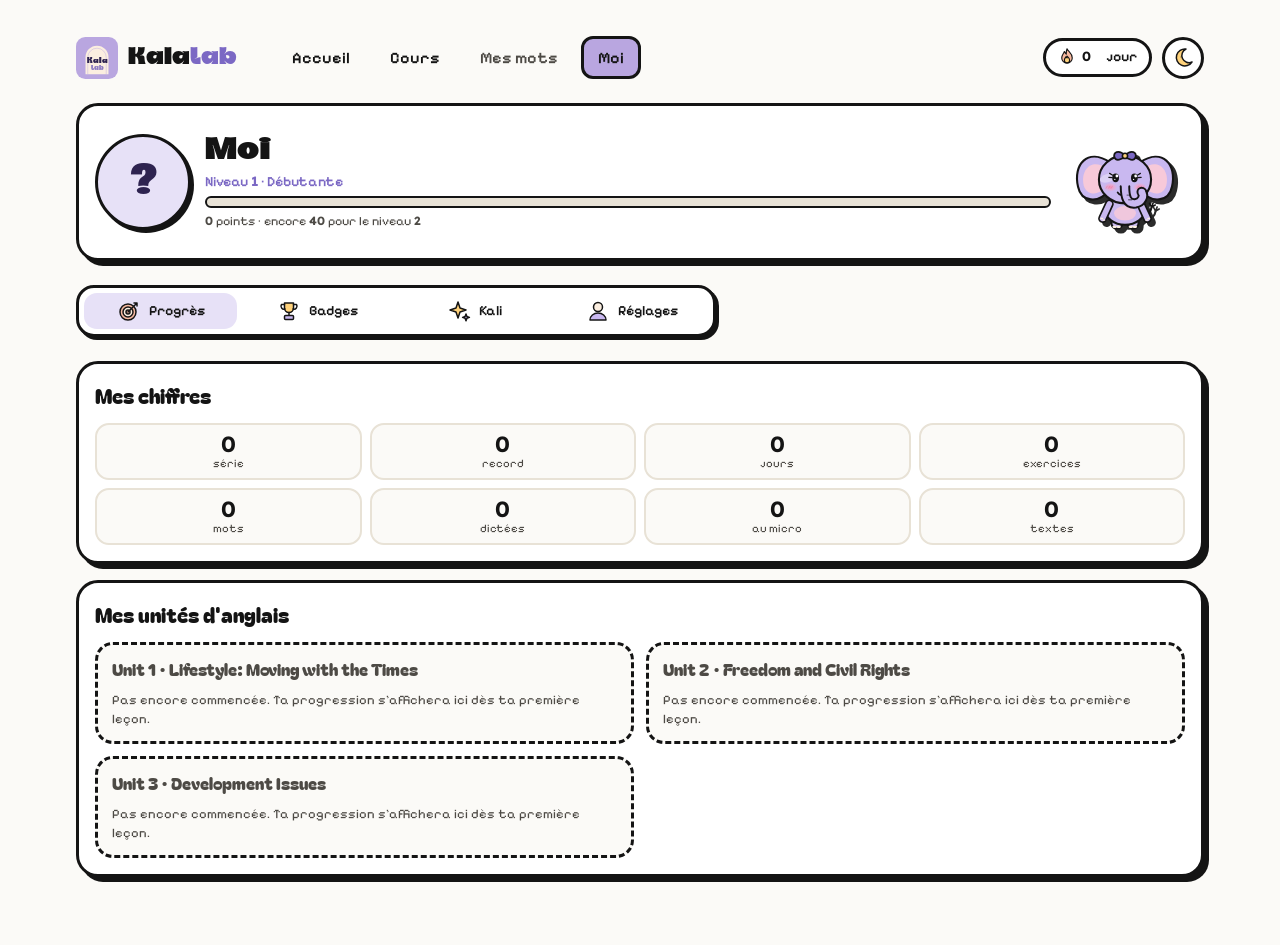
<file: moi.html>
<!DOCTYPE html>
<html lang="fr">
<head>
<meta charset="utf-8">
<meta name="viewport" content="width=device-width, initial-scale=1, viewport-fit=cover">
<title>Moi · KalaLab</title>
<meta name="description" content="Ton espace KalaLab : ton niveau, tes progrès, tes badges, les tenues de Kali et tes réglages.">
<meta name="theme-color" content="#fbfaf7" media="(prefers-color-scheme: light)">
<meta name="theme-color" content="#262d3b" media="(prefers-color-scheme: dark)">
<link rel="manifest" href="manifest.webmanifest">
<link rel="icon" href="icons/kalalab-192.png">
<link rel="apple-touch-icon" href="icons/kalalab-apple-touch.png">
<script>
  try { const t = localStorage.getItem("kalalab.theme"); if (t === "dark" || t === "light") document.documentElement.dataset.theme = t; } catch (e) {}
</script>
<link rel="stylesheet" href="css/kalalab.css">
<style>
/* Layout: a profile card (photo, name, level) with Kali, then four tabs so each screen stays short on a phone.
   On computers the tabs sit under the profile and the content uses two columns. */
.me-card { background: var(--card); padding: 16px; display: grid; grid-template-columns: auto 1fr auto; gap: 14px; align-items: center; }
.avatar { width: 78px; height: 78px; border-radius: 50%; border: var(--bw) solid #141414; background: var(--lilac); display: grid; place-items: center; overflow: hidden;
  font-family: var(--display); font-weight: 900; font-size: 34px; color: #2e2350; box-shadow: 3px 3px 0 var(--shadow); }
.avatar img { width: 100%; height: 100%; object-fit: cover; }
.who { display: grid; gap: 4px; min-width: 0; }
.who .nm { font-family: var(--display); font-weight: 900; font-size: 26px; line-height: 1.05; overflow-wrap: anywhere; }
.who .lv { font-family: var(--pixel); font-weight: 600; font-size: 14px; color: var(--accent); }
.xp { height: 12px; border-radius: 99px; background: var(--track); overflow: hidden; border: 2px solid var(--line); }
.xp i { display: block; height: 100%; width: 0; background: linear-gradient(90deg, var(--accent), #ffd27a); border-radius: 99px; transition: width 1.2s cubic-bezier(.22,1,.36,1); }
.who small { font-family: var(--pixel); font-size: 12.5px; color: var(--muted); }
.me-kali { width: 84px; height: 84px; }
@media (min-width: 560px) { .me-kali { width: 120px; height: 120px; } .avatar { width: 96px; height: 96px; font-size: 42px; } .who .nm { font-size: 32px; } }

/* tabs */
.tabs2 { position: sticky; top: env(safe-area-inset-top, 0px); z-index: 4; display: grid; grid-template-columns: repeat(4, 1fr); gap: 4px; padding: 5px;
  background: var(--card); border: var(--bw) solid var(--line); border-radius: 18px; box-shadow: 3px 3px 0 var(--shadow); }
.tabs2 button { display: grid; justify-items: center; gap: 2px; padding: 6px 2px; border: 0; border-radius: 13px; background: none; color: var(--fg); cursor: pointer;
  font-family: var(--pixel); font-weight: 600; font-size: 12.5px; }
.tabs2 button .ico { width: 24px; height: 24px; }
.tabs2 button[aria-selected="true"] { background: var(--lilac); color: #141414; }
.tabpane { display: grid; gap: 16px; }
.tabpane[hidden] { display: none !important; }
@media (min-width: 900px) { .tabs2 { max-width: 640px; } .tabs2 button { font-size: 14px; grid-auto-flow: column; justify-content: center; gap: 8px; align-items: center; } }

.panel { background: var(--card); padding: 16px; display: grid; gap: 12px; }
.panel h2 { margin: 0; font-family: var(--title); font-weight: 400; font-size: 21px; }
.panel .note { font-family: var(--pixel); font-size: 14px; color: var(--muted); margin: 0; }
.two { display: grid; gap: 16px; }
@media (min-width: 900px) { .two { grid-template-columns: 1fr 1fr; align-items: start; } }

/* numbers: compact chips */
.stats { display: grid; grid-template-columns: repeat(4, 1fr); gap: 8px; }
.stat { border-radius: 14px; padding: 8px 6px; background: var(--bg); border: 2px solid var(--track); display: grid; justify-items: center; text-align: center; gap: 2px; }
.stat b { font-family: var(--body); font-weight: 700; font-size: 22px; line-height: 1; font-variant-numeric: tabular-nums; }
.stat span { font-family: var(--pixel); font-size: 11.5px; color: var(--muted); line-height: 1.15; }

/* units, each one a card */
.unit-card { border-radius: 18px; border: var(--bw) solid var(--line); padding: 12px 14px; display: grid; gap: 10px; background: var(--bg); }
.unit-card.on { background: var(--t1); color: #141414; }
.unit-card.on:nth-of-type(2) { background: var(--t2); } .unit-card.on:nth-of-type(3) { background: var(--t3); }
.unit-card.off { border-style: dashed; color: var(--muted); }
.unit-head { display: flex; justify-content: space-between; align-items: baseline; gap: 10px; }
.unit-head b { font-family: var(--title); font-weight: 400; font-size: 17px; }
.unit-head span { font-family: var(--body); font-weight: 700; font-size: 15px; font-variant-numeric: tabular-nums; }
.unit-card small { font-family: var(--pixel); font-size: 13px; }
.lrow { display: grid; grid-template-columns: 34px 1fr auto; gap: 2px 10px; align-items: center; text-decoration: none; color: inherit; }
.lrow .li { width: 34px; height: 34px; border-radius: 10px; background: rgba(255,255,255,.7); display: grid; place-items: center; grid-row: span 2; }
.lrow .li .ico { width: 22px; height: 22px; }
.lrow .lt { font-family: var(--title); font-size: 14.5px; line-height: 1.15; }
.lrow .lt small { display: block; font-family: var(--pixel); font-size: 12px; opacity: .75; }
.lrow .lp { font-family: var(--body); font-weight: 700; font-size: 13.5px; font-variant-numeric: tabular-nums; }
.lrow .bar { grid-column: 2 / -1; height: 7px; border-radius: 99px; background: rgba(20,20,20,.12); overflow: hidden; }
.lrow .bar i { display: block; height: 100%; background: #7b68c4; border-radius: 99px; }

/* badges */
.badge-list { display: grid; grid-template-columns: repeat(2, 1fr); gap: 8px; }
@media (min-width: 900px) { .badge-list { grid-template-columns: repeat(4, 1fr); } }
.bitem { display: grid; grid-template-columns: 50px 1fr; gap: 8px; align-items: center; padding: 6px; border-radius: 14px; }
.bitem svg { width: 50px; height: auto; }
.bitem b { font-family: var(--title); font-weight: 400; font-size: 14.5px; display: block; }
.bitem span { font-family: var(--pixel); font-size: 12px; color: var(--muted); }
.bitem.locked svg { filter: grayscale(1); opacity: .45; }
.bitem.got { background: color-mix(in srgb, var(--t3) 45%, transparent); }

/* Kali's dressing room: Kali big on a podium, and what you can put on her */
.dress { display: grid; gap: 14px; }
@media (min-width: 760px) { .dress { grid-template-columns: 300px 1fr; align-items: start; } .dstage { position: sticky; top: 16px; } }
.dstage { display: grid; justify-items: center; gap: 8px; padding: 0 0 12px; border-radius: 22px; overflow: hidden; background: var(--floor); border: 2px solid var(--track); }
/* the room: wallpaper, wooden floor, a standing mirror, a round rug, a clothes rail and fairy lights; Kali stands in the middle */
:root { --wall: #efe9fb; --wall2: #e4dbf8; --floor: #ecd7b8; --plank: #d6bb94; --glass: #dff1fb; --rugA: #f5b8cc; --rugB: #fbe3ec; }
@media (prefers-color-scheme: dark) { :root:not([data-theme="light"]) { --wall: #2b3247; --wall2: #333b54; --floor: #5d4c40; --plank: #4c3d33; --glass: #8fb0c6; --rugA: #b9799a; --rugB: #d7a3bb; } }
:root[data-theme="dark"] { --wall: #2b3247; --wall2: #333b54; --floor: #5d4c40; --plank: #4c3d33; --glass: #8fb0c6; --rugA: #b9799a; --rugB: #d7a3bb; }
.room { position: relative; width: 100%; height: min(250px, 66vw); display: grid; place-items: end center; }
.room > svg { position: absolute; display: block; }
.room .rbg { inset: 0; width: 100%; height: 100%; }
.room .lights { left: 0; top: 0; width: 100%; height: 34px; }
.room .mirror { left: 3%; bottom: 7%; height: 82%; }
.room .rail { right: 2%; bottom: 8%; height: 70%; }
.room .rug { left: 50%; bottom: 3%; width: min(250px, 66vw); translate: -50% 0; }
.dstage .k { position: relative; width: min(196px, 54vw); aspect-ratio: 1; display: block; margin-bottom: 1%; }
.dstage .worn { margin: 0; font-family: var(--pixel); font-weight: 600; font-size: 14px; color: #3a2d1f; }
:root[data-theme="dark"] .dstage .worn { color: #f4f1ea; }
@media (prefers-color-scheme: dark) { :root:not([data-theme="light"]) .dstage .worn { color: #f4f1ea; } }
.dtabs { margin-bottom: 2px; }
.tiles { display: grid; grid-template-columns: repeat(auto-fill, minmax(92px, 1fr)); gap: 8px; }
.tile-i { position: relative; display: grid; justify-items: center; gap: 3px; padding: 8px 4px 7px; border-radius: 16px; border: 2px solid var(--track); background: var(--bg); color: var(--fg); cursor: pointer;
  font-family: var(--pixel); font-weight: 600; font-size: 12.5px; line-height: 1.15; text-align: center; transition: transform .25s cubic-bezier(.34,1.56,.64,1); }
.tile-i:active { transform: scale(.94); }
.tile-i .th { width: 70px; height: 52px; display: block; border-radius: 12px; background: var(--chip); overflow: hidden; }
.tile-i .th .kali { overflow: hidden; filter: none; }
.tile-i .th.it { display: grid; place-items: center; padding: 6px 8px; box-sizing: border-box; }
.tile-i .th.it svg { overflow: visible; filter: drop-shadow(2px 2px 0 rgba(20,20,20,.25)); }
.tile-i .th .kali * { animation: none !important; }
.tile-i[aria-pressed="true"] { border: var(--bw) solid #141414; background: var(--lilac); color: #141414; box-shadow: 3px 3px 0 var(--shadow); }
.tile-i .on { position: absolute; top: -7px; right: -7px; width: 24px; height: 24px; border-radius: 50%; background: var(--accent); border: 2px solid #141414; display: grid; place-items: center; }
.tile-i .on svg { width: 14px; height: 14px; }
.tile-i.locked { border-style: dashed; cursor: default; }
.tile-i.locked .th { filter: grayscale(1) opacity(.45); }
.tile-i .lock { position: absolute; top: 20px; left: 50%; translate: -50% 0; width: 26px; height: 26px; }
/* Kali's outfits: gifts unlocked by level */
.outfits { display: grid; grid-template-columns: repeat(4, 1fr); gap: 8px; }
.outfit-btn { position: relative; display: grid; justify-items: center; gap: 2px; padding: 8px 2px 6px; border-radius: 16px; border: 2px solid var(--track); background: var(--bg); cursor: pointer; color: var(--fg); }
.outfit-btn .k { width: 64px; height: 64px; }
.outfit-btn > span:last-child { font-family: var(--pixel); font-size: 12px; font-weight: 600; text-align: center; line-height: 1.15; }
.outfit-btn[aria-pressed="true"] { border: var(--bw) solid #141414; background: var(--lilac); color: #141414; box-shadow: 3px 3px 0 var(--shadow); }
.outfit-btn:not([aria-pressed="true"]) .kali * { animation-play-state: paused !important; }
.outfit-btn.locked { border-style: dashed; cursor: default; }
.outfit-btn.locked .k { filter: grayscale(1) brightness(.75) opacity(.45); }
.outfit-btn .lock { position: absolute; top: 26px; left: 50%; translate: -50% 0; width: 28px; height: 28px; }

/* settings */
.field { display: grid; gap: 6px; }
.field label, .field .lab { font-family: var(--pixel); font-weight: 600; font-size: 14px; color: var(--muted); }
.field input[type=text] { font-family: var(--title); font-size: 19px; padding: 8px 12px; border-radius: 12px; border: var(--bw) solid var(--line); background: var(--bg); color: var(--fg); width: 100%; min-width: 0; }
.field input[type=text]:focus { outline: 3px solid var(--accent); outline-offset: 2px; }
.seg2 { display: inline-flex; flex-wrap: wrap; border: var(--bw) solid var(--line); border-radius: 14px; overflow: hidden; background: var(--chip); width: max-content; max-width: 100%; }
.seg2 button { font-family: var(--pixel); font-weight: 600; font-size: 14.5px; padding: 8px 13px; border: 0; background: none; color: var(--fg); cursor: pointer; }
.seg2 button[aria-pressed="true"] { background: var(--accent); color: #141414; }
.small-btn { font-family: var(--pixel); font-weight: 600; font-size: 14px; padding: 7px 12px; border-radius: 12px; border: 2px solid var(--line); background: var(--chip); color: var(--fg); cursor: pointer; text-decoration: none; display: inline-block; }
.small-btn.main { background: var(--accent); color: #141414; border-color: #141414; }
.row-btns { display: flex; flex-wrap: wrap; gap: 8px; }
.linkbox { display: grid; gap: 8px; }
.linkbox input { font: 13px/1.3 var(--body); padding: 8px 10px; border-radius: 10px; border: 2px solid var(--track); background: var(--bg); color: var(--muted); width: 100%; min-width: 0; }
.warn { font-family: var(--pixel); font-size: 13px; color: #141414; background: #ffe9b0; border-radius: 10px; padding: 6px 10px; margin: 0; }
.danger { border-color: #c2414b !important; }
.small-btn.red { background: #fde2e2; color: #8a1f28; border-color: #c2414b; }
.confirm { display: grid; gap: 8px; padding: 10px 12px; border-radius: 12px; background: #fde2e2; color: #5c1219; font-family: var(--pixel); font-size: 14px; }

/* someone else's progress (a "voir" link) and a transfer link */
.banner { background: var(--lilac); color: #141414; padding: 14px 16px; display: grid; gap: 8px; }
.banner h2 { margin: 0; font-family: var(--title); font-weight: 400; font-size: 21px; }
.banner p { margin: 0; font-family: var(--pixel); font-size: 14px; }
[data-mode="voir"] .mine { display: none !important; }
</style>
</head>
<body>
<div class="app">
  <header class="top">
    <svg class="mark" viewBox="0 0 300 300" aria-hidden="true"><rect width="300" height="300" rx="66" fill="#b9a6e0"/><path d="M68 266 v-122 a82 82 0 0 1 164 0 v122z" fill="#fbeee0"/><path d="M84 266 v-120 a66 66 0 0 1 132 0 v120" fill="none" stroke="#b9a6e0" stroke-width="3"/><text x="150" y="186" text-anchor="middle" font-family="Cikutra" font-weight="900" font-size="54" fill="#2e2350">Kala</text><text x="150" y="238" text-anchor="middle" font-family="Cikutra" font-weight="900" font-size="46" fill="#8e7cc3">Lab</text></svg>
    <div class="brand">Kala<span>Lab</span></div>
    <nav class="topnav" aria-label="Menu">
      <a href="./">Accueil</a><a href="anglais/">Cours</a><button data-soon="Mes mots">Mes mots</button><a aria-current="page" href="moi.html">Moi</a>
    </nav>
    <div class="spacer"></div>
    <div class="pill" title="Jours d'affilée"><span class="flame"><i data-ic="flame"></i></span> <span id="streakN">0</span>&nbsp;<span id="streakWord">jour</span></div>
    <button class="theme" id="theme" aria-label="Passer en mode sombre"></button>
  </header>

  <section class="banner sticker" id="transferBox" hidden>
    <h2>Récupérer une progression</h2>
    <p id="transferText"></p>
    <div class="row-btns"><button class="small-btn main" id="transferYes">Oui, récupérer</button><button class="small-btn" id="transferNo">Non, garder la mienne</button></div>
  </section>
  <section class="banner sticker" id="viewBox" hidden>
    <h2 id="viewTitle">La progression de …</h2>
    <p id="viewText"></p>
    <div class="row-btns"><a class="small-btn" href="moi.html">Revenir à mon espace</a></div>
  </section>

  <!-- profile: photo, name, level, Kali -->
  <section class="me-card sticker" aria-label="Mon profil">
    <div class="avatar" id="avatar" aria-hidden="true"></div>
    <div class="who">
      <span class="nm" id="nm">Moi</span>
      <span class="lv" id="lv">Niveau 1 · Débutante</span>
      <span class="xp" role="progressbar" aria-label="Vers le niveau suivant" aria-valuemin="0" aria-valuemax="100" id="xpBar"><i id="xpFill"></i></span>
      <small id="xpNext"></small>
    </div>
    <button class="me-kali mine" id="meKali" aria-label="Kali, toucher pour la faire sauter"></button>
  </section>

  <nav class="tabs2 mine" role="tablist" aria-label="Mon espace">
    <button role="tab" id="t-prog" aria-controls="p-prog" aria-selected="true"><i data-ic="target"></i>Progrès</button>
    <button role="tab" id="t-badges" aria-controls="p-badges" aria-selected="false"><i data-ic="trophy"></i>Badges</button>
    <button role="tab" id="t-kali" aria-controls="p-kali" aria-selected="false"><i data-ic="sparkle"></i>Kali</button>
    <button role="tab" id="t-set" aria-controls="p-set" aria-selected="false"><i data-ic="user"></i>Réglages</button>
  </nav>

  <!-- Progrès -->
  <div class="tabpane" id="p-prog" role="tabpanel" aria-labelledby="t-prog">
    <section class="panel sticker"><h2>Mes chiffres</h2><div class="stats" id="stats"></div></section>
    <section class="panel sticker"><h2>Mes unités d'anglais</h2><div class="two" id="units" style="gap:12px"></div></section>
  </div>

  <!-- Badges -->
  <div class="tabpane" id="p-badges" role="tabpanel" aria-labelledby="t-badges" hidden>
    <section class="panel sticker"><h2>Mes badges <small class="note" id="badgeCount" style="font-size:14px"></small></h2><div class="badge-list" id="badgeList"></div></section>
  </div>

  <!-- Kali -->
  <div class="tabpane mine" id="p-kali" role="tabpanel" aria-labelledby="t-kali" hidden>
    <section class="panel sticker">
      <h2>Le dressing de Kali</h2>
      <div class="dress">
        <div class="dstage">
          <div class="room">
            <svg class="rbg" viewBox="0 0 100 100" preserveAspectRatio="none" aria-hidden="true"><rect width="100" height="78" fill="var(--wall)"/><rect x="4" y="0" width="5" height="78" fill="var(--wall2)"/><rect x="14" y="0" width="5" height="78" fill="var(--wall2)"/><rect x="24" y="0" width="5" height="78" fill="var(--wall2)"/><rect x="34" y="0" width="5" height="78" fill="var(--wall2)"/><rect x="44" y="0" width="5" height="78" fill="var(--wall2)"/><rect x="54" y="0" width="5" height="78" fill="var(--wall2)"/><rect x="64" y="0" width="5" height="78" fill="var(--wall2)"/><rect x="74" y="0" width="5" height="78" fill="var(--wall2)"/><rect x="84" y="0" width="5" height="78" fill="var(--wall2)"/><rect x="94" y="0" width="5" height="78" fill="var(--wall2)"/><rect y="78" width="100" height="22" fill="var(--floor)"/><path d="M5 78 L-22.0 100" stroke="var(--plank)" stroke-width=".5" vector-effect="non-scaling-stroke"/><path d="M16 78 L-4.399999999999999 100" stroke="var(--plank)" stroke-width=".5" vector-effect="non-scaling-stroke"/><path d="M27 78 L13.200000000000003 100" stroke="var(--plank)" stroke-width=".5" vector-effect="non-scaling-stroke"/><path d="M38 78 L30.800000000000004 100" stroke="var(--plank)" stroke-width=".5" vector-effect="non-scaling-stroke"/><path d="M49 78 L48.400000000000006 100" stroke="var(--plank)" stroke-width=".5" vector-effect="non-scaling-stroke"/><path d="M60 78 L66.0 100" stroke="var(--plank)" stroke-width=".5" vector-effect="non-scaling-stroke"/><path d="M71 78 L83.60000000000001 100" stroke="var(--plank)" stroke-width=".5" vector-effect="non-scaling-stroke"/><path d="M82 78 L101.20000000000002 100" stroke="var(--plank)" stroke-width=".5" vector-effect="non-scaling-stroke"/><path d="M93 78 L118.80000000000001 100" stroke="var(--plank)" stroke-width=".5" vector-effect="non-scaling-stroke"/><rect y="76" width="100" height="2.4" fill="#fffaf2" opacity=".7"/><path d="M0 78.4 H100" stroke="#141414" stroke-width="2" vector-effect="non-scaling-stroke"/></svg>
            <svg class="lights" viewBox="0 0 360 40" preserveAspectRatio="xMidYMin slice" aria-hidden="true"><path d="M-5 4 Q90 30 180 26 T365 4" fill="none" stroke="#141414" stroke-width="2"/><g transform="translate(30 13)"><path d="M-2.5 -3 h5" stroke="#141414" stroke-width="2.5"/><ellipse cy="3" rx="4.5" ry="6" fill="#ffd27a" stroke="#141414" stroke-width="2"/></g><g transform="translate(80 21)"><path d="M-2.5 -3 h5" stroke="#141414" stroke-width="2.5"/><ellipse cy="3" rx="4.5" ry="6" fill="#f5b8cc" stroke="#141414" stroke-width="2"/></g><g transform="translate(130 25)"><path d="M-2.5 -3 h5" stroke="#141414" stroke-width="2.5"/><ellipse cy="3" rx="4.5" ry="6" fill="#a9e0c8" stroke="#141414" stroke-width="2"/></g><g transform="translate(180 26)"><path d="M-2.5 -3 h5" stroke="#141414" stroke-width="2.5"/><ellipse cy="3" rx="4.5" ry="6" fill="#ffd27a" stroke="#141414" stroke-width="2"/></g><g transform="translate(230 25)"><path d="M-2.5 -3 h5" stroke="#141414" stroke-width="2.5"/><ellipse cy="3" rx="4.5" ry="6" fill="#c9b8f0" stroke="#141414" stroke-width="2"/></g><g transform="translate(280 21)"><path d="M-2.5 -3 h5" stroke="#141414" stroke-width="2.5"/><ellipse cy="3" rx="4.5" ry="6" fill="#f5b8cc" stroke="#141414" stroke-width="2"/></g><g transform="translate(330 13)"><path d="M-2.5 -3 h5" stroke="#141414" stroke-width="2.5"/><ellipse cy="3" rx="4.5" ry="6" fill="#a9e0c8" stroke="#141414" stroke-width="2"/></g></svg>
            <svg class="mirror" viewBox="0 0 70 190" aria-hidden="true"><path d="M20 160 l-12 28 M50 160 l12 28" stroke="#141414" stroke-width="5" stroke-linecap="round"/><path d="M20 160 l-12 28 M50 160 l12 28" stroke="#f1c24e" stroke-width="2" stroke-linecap="round"/>
              <ellipse cx="35" cy="86" rx="31" ry="76" fill="#f1c24e" stroke="#141414" stroke-width="3.5"/><ellipse cx="35" cy="86" rx="23" ry="67" fill="var(--glass)" stroke="#141414" stroke-width="2.5"/>
              <path d="M22 50 l18 -24 M20 70 l26 -34" stroke="#fff" stroke-width="4" stroke-linecap="round" opacity=".8"/><circle cx="35" cy="12" r="4" fill="var(--rugA)" stroke="#141414" stroke-width="2"/></svg>
            <svg class="rail" viewBox="0 0 96 170" aria-hidden="true"><path d="M8 168 V10 H88 V168 M2 168 h14 M80 168 h14" fill="none" stroke="#141414" stroke-width="5" stroke-linecap="round" stroke-linejoin="round"/><path d="M8 166 V10 H88 V166" fill="none" stroke="#c9b8f0" stroke-width="2" stroke-linejoin="round"/>
              <path d="M28 18 q0 -5 4 -5 q4 0 4 4 l-4 5 M16 28 l12 -9 l12 9 z" fill="none" stroke="#141414" stroke-width="2" stroke-linejoin="round"/><path d="M14 30 l8 -3 q6 5 12 0 l8 3 l5 11 l-7 3 v26 h-24 v-26 l-7 -3 z" fill="#a9e0c8" stroke="#141414" stroke-width="2.5" stroke-linejoin="round"/><path d="M64 18 q0 -5 4 -5 q4 0 4 4 l-4 5 M52 28 l12 -9 l12 9 z" fill="none" stroke="#141414" stroke-width="2" stroke-linejoin="round"/><path d="M57 27 q7 5 14 0 l2 12 l9 32 h-36 l9 -32 z" fill="#ffd27a" stroke="#141414" stroke-width="2.5" stroke-linejoin="round"/><path d="M55 41 h18" stroke="#141414" stroke-width="2"/><g transform="translate(36 132)"><rect x="0" y="0" width="34" height="34" rx="3" fill="#fbeee0" stroke="#141414" stroke-width="2.5"/><path d="M0 9 h34 M17 0 v9" stroke="#141414" stroke-width="2"/><path transform="translate(11 15)" d="M0 4 C0 -1 6 -1 6 3 C6 -1 12 -1 12 4 C12 8 7 11 6 13 C5 11 0 8 0 4Z" fill="#ff86ab" stroke="#141414" stroke-width="1.6"/></g></svg>
            <svg class="rug" viewBox="0 0 250 44" aria-hidden="true"><ellipse cx="125" cy="22" rx="118" ry="18" fill="var(--rugA)" stroke="#141414" stroke-width="3"/><ellipse cx="125" cy="22" rx="92" ry="12" fill="none" stroke="var(--rugB)" stroke-width="4" stroke-dasharray="8 6"/><ellipse cx="125" cy="22" rx="58" ry="6.5" fill="var(--rugB)"/></svg>
            <span class="k" id="dressKali" role="img" aria-label="Kali habillée"></span>
          </div>
          <p class="worn" id="wornInfo"></p>
          <button class="small-btn" id="undress">Tout enlever</button>
        </div>
        <div class="dpicker">
          <div class="seg2 dtabs" role="group" aria-label="Choisir"><button data-dt="items" aria-pressed="true">Accessoires</button><button data-dt="colors" aria-pressed="false">Couleurs</button><button data-dt="outfits" aria-pressed="false">Tenues</button></div>
          <p class="note" id="dtNote"></p>
          <div class="tiles" id="dt-items"></div>
          <div class="tiles" id="dt-colors" hidden></div>
          <div class="outfits" id="outfits" hidden></div>
        </div>
      </div>
    </section>
  </div>

  <!-- Réglages -->
  <div class="tabpane mine" id="p-set" role="tabpanel" aria-labelledby="t-set" hidden>
    <div class="two">
      <div style="display:grid;gap:16px">
        <section class="panel sticker">
          <h2>Mon profil</h2>
          <div class="field"><label for="first">Mon prénom</label><input type="text" id="first" maxlength="30" autocomplete="given-name" placeholder="Écris ton prénom"></div>
          <div class="field"><span class="lab" id="genreLab">Je suis</span>
            <div class="seg2" role="group" aria-labelledby="genreLab"><button data-genre="f">une fille</button><button data-genre="m">un garçon</button></div></div>
          <div class="row-btns"><label class="small-btn main" for="photoIn">Choisir une photo</label><input type="file" id="photoIn" accept="image/*" hidden><button class="small-btn" id="photoDel" hidden>Enlever la photo</button></div>
        </section>
        <section class="panel sticker">
          <h2>Affichage</h2>
          <div class="field"><span class="lab" id="themeLab">Thème</span>
            <div class="seg2" role="group" aria-labelledby="themeLab"><button data-th="auto">Comme l'appareil</button><button data-th="light">Clair</button><button data-th="dark">Sombre</button></div></div>
          <div class="field"><span class="lab" id="cornerLab">Le coin de Kali sur l'accueil</span>
            <div class="seg2" role="group" aria-labelledby="cornerLab"><button data-corner="1">Oui</button><button data-corner="0">Non</button></div></div>
        </section>
        <section class="panel sticker">
          <h2>Installer KalaLab</h2>
          <p class="note" id="instNote"></p>
          <button class="small-btn main" id="instBtn" style="justify-self:start">Installer l'appli</button>
        </section>
      </div>
      <div style="display:grid;gap:16px">
        <section class="panel sticker">
          <h2>Montrer ma progression</h2>
          <p class="note">Un lien pour un parent ou ton prof : il montre tes chiffres, tes unités et tes badges, sans rien pouvoir changer.</p>
          <div class="linkbox"><button class="small-btn main" id="mkView" style="justify-self:start">Créer le lien</button>
            <div id="viewLinkBox" hidden><input id="viewLink" readonly aria-label="Lien pour montrer ta progression"><div class="row-btns" style="margin-top:8px"><button class="small-btn" data-copy="viewLink">Copier</button><button class="small-btn" data-share="viewLink">Partager</button></div></div></div>
        </section>
        <section class="panel sticker">
          <h2>Continuer sur un autre appareil</h2>
          <p class="note">Ouvre ce lien sur l'autre appareil : il y retrouve ta progression KalaLab et ton jeu de rôle de Mia. La photo ne voyage pas.</p>
          <div class="linkbox"><button class="small-btn main" id="mkTransfer" style="justify-self:start">Créer le lien</button>
            <div id="trLinkBox" hidden><p class="warn">Ce lien contient toute ta progression : envoie-le seulement à toi-même.</p><input id="trLink" readonly aria-label="Lien pour continuer sur un autre appareil"><div class="row-btns" style="margin-top:8px"><button class="small-btn" data-copy="trLink">Copier</button><button class="small-btn" data-share="trLink">Partager</button></div></div></div>
        </section>
        <section class="panel sticker danger">
          <h2>Tout effacer</h2>
          <p class="note">Efface ton prénom, ta photo, ta série, tes badges et ta progression sur cet appareil.</p>
          <button class="small-btn red" id="wipe" style="justify-self:start">Tout effacer</button>
          <div class="confirm" id="wipeConfirm" hidden><span id="wipeQ"></span>
            <div class="row-btns"><button class="small-btn red" id="wipeYes">Oui, tout effacer</button><button class="small-btn" id="wipeNo">Non</button></div></div>
        </section>
      </div>
    </div>
  </div>
</div>

<nav class="nav" aria-label="Menu">
  <span class="dot" id="dot" style="transform: translateX(300%)"></span>
  <a href="./"><b><i data-ic="home"></i></b>Accueil</a>
  <a href="anglais/"><b><i data-ic="books"></i></b>Cours</a>
  <button data-soon="Mes mots"><b><i data-ic="letters"></i></b>Mes mots</button>
  <a aria-current="page" href="moi.html"><b id="navMe"><i data-ic="user"></i></b>Moi</a>
</nav>
<div class="toast" id="toast" role="status" aria-live="polite"></div>

<script src="js/icons.js"></script>
<script src="js/kali.js"></script>
<script src="js/activity.js"></script>
<script src="anglais/lessons.js"></script>
<script src="js/progress.js"></script>
<script>
"use strict";
const $ = (s) => document.querySelector(s);
const root = document.documentElement;
document.head.insertAdjacentHTML("beforeend", `<style>${KALI_CSS}</style>`);
paintIcons();
const esc = (t) => String(t).replace(/[<>&"'`]/g, "");
const de = (n) => (/^[aeiouyhàâäéèêëîïôöùûüÿæœ]/i.test(n) ? "d'" : "de ") + n;   // « de Marie », « d'Aïcha »
const fem = () => KL.read("genre", "f") !== "m";
let tt;
function toast(msg) { const t = $("#toast"); t.textContent = msg; t.classList.add("show"); clearTimeout(tt); tt = setTimeout(() => t.classList.remove("show"), 2200); }
document.querySelectorAll("[data-soon]").forEach((b) => b.addEventListener("click", () => toast(`« ${b.dataset.soon} » arrive très bientôt`)));

// ---- install (Réglages): the button appears when the phone offers it
KL.setupInstall($("#instBtn"), $("#instNote"));

// ---- theme
const isDark = () => root.dataset.theme ? root.dataset.theme === "dark" : matchMedia("(prefers-color-scheme: dark)").matches;
function setTheme(t) {
  if (t === "auto") { delete root.dataset.theme; try { localStorage.removeItem("kalalab.theme"); } catch (e) {} }
  else { root.dataset.theme = t; try { localStorage.setItem("kalalab.theme", t); } catch (e) {} }
  $("#theme").innerHTML = icon(isDark() ? "sun" : "moon");
  document.querySelectorAll("[data-th]").forEach((b) => b.setAttribute("aria-pressed", String(b.dataset.th === (root.dataset.theme || "auto"))));
}
$("#theme").addEventListener("click", () => setTheme(isDark() ? "light" : "dark"));
document.querySelectorAll("[data-th]").forEach((b) => b.addEventListener("click", () => setTheme(b.dataset.th)));
setTheme(root.dataset.theme || "auto");

const streak = KL.streak();
$("#streakN").textContent = streak; $("#streakWord").textContent = streak > 1 ? "jours" : "jour";

// ---- tabs (the last one opened is remembered)
const TABS = ["prog", "badges", "kali", "set"];
function openTab(id) {
  TABS.forEach((t) => { const on = t === id; $("#t-" + t).setAttribute("aria-selected", String(on)); $("#p-" + t).hidden = !on; });
  KL.write("moiTab", id);
}
TABS.forEach((t) => $("#t-" + t).addEventListener("click", () => openTab(t)));

// ---- skills of a lesson, from its title
const SKILL = { Reading: ["bookopen", "Lecture"], Grammar: ["letters", "Grammaire et sons"], Writing: ["pencil", "Écriture"], Speaking: ["mic", "Oral"] };
const skillOf = (L) => SKILL[Object.keys(SKILL).find((k) => L.title.includes(k))] || ["bookopen", "Leçon"];

// ---- what to draw: this phone, or a "voir" link
function draw(d) {
  const T = d.t;
  const stats = [[d.s, "série"], [d.b, "record"], [d.days, "jours"], [T.ex || 0, "exercices"], [T.words || 0, "mots"], [T.dict || 0, "dictées"], [T.speak || 0, "au micro"], [T.write || 0, "textes"]];
  $("#stats").innerHTML = stats.map(([n, l]) => `<div class="stat"><b>${n}</b><span>${l}</span></div>`).join("");
  // units: started ones show their lessons, the others wait (dashed)
  $("#units").innerHTML = UNITS.map((U) => {
    const ls = LESSONS.filter((L) => L.unit === U.id), pcs = ls.map((L) => d.pc(L)), avg = Math.round(pcs.reduce((a, b) => a + b, 0) / ls.length);
    const started = pcs.some((x) => x > 0) || ls.some((L) => L.id === d.last);
    const [num, name] = U.title.split(" · ");
    if (!started) return `<div class="unit-card off"><div class="unit-head"><b>${num} · ${name}</b></div><small>Pas encore commencée. Ta progression s'affichera ici dès ta première leçon.</small></div>`;
    return `<div class="unit-card on"><div class="unit-head"><b>${num} · ${name}</b><span>${avg}%</span></div>${ls.map((L, i) => { const [ic, sk] = skillOf(L);
      return `<a class="lrow" href="anglais/#/l/${L.id}"><span class="li">${icon(ic)}</span><span class="lt">${sk}<small>${L.topic}</small></span><span class="lp">${pcs[i]}%</span><span class="bar"><i style="width:${pcs[i]}%"></i></span></a>`; }).join("")}</div>`;
  }).join("");
  const B = d.badges;
  $("#badgeList").innerHTML = B.map(([id, ic, name, col, how, got]) => `<div class="bitem ${got ? "got" : "locked"}">${KLP.medal(got ? ic : "lock", col)}<div><b>${name}</b><span>${got ? "Gagné ! " : ""}${how}</span></div></div>`).join("");
  $("#badgeCount").textContent = `· ${B.filter((b) => b[5]).length} sur ${B.length}`;
  const lv = KLP.level(d.xp);
  $("#nm").textContent = d.n || (d.view ? "…" : "Moi");
  $("#lv").textContent = `Niveau ${lv.n} · ${lv.title}`;
  requestAnimationFrame(() => { $("#xpFill").style.width = lv.pct + "%"; });
  $("#xpBar").setAttribute("aria-valuenow", lv.pct);
  $("#xpNext").textContent = lv.next ? `${lv.xp} points · encore ${lv.next - lv.xp} pour le niveau ${lv.n + 1}` : `${lv.xp} points · niveau maximum !`;
}
function mine() {
  const P = KLP.progress();
  return { n: KL.firstName(), s: streak, b: Math.max(KL.read("bestStreak", 0), streak), days: KL.read("days", []).length, t: KL.read("totals", {}), xp: KLP.xp(),
    last: KL.read("last", null), pc: (L) => KLP.lessonPercent(L, P), badges: KLP.badges(P) };
}

// ---- arriving with a link?
const viewM = location.hash.match(/^#voir=([\w-]+)$/), trM = location.hash.match(/^#transfert=([\w-]+)$/);
if (viewM) {
  const v = KLP.dec(viewM[1]);
  if (v && v.v === 1) {
    document.body.dataset.mode = "voir"; $("#viewBox").hidden = false;
    const nm = esc(v.n || "quelqu'un").slice(0, 30);
    $("#viewTitle").textContent = `La progression ${de(nm)}`;
    $("#viewText").textContent = `Photo de la progression prise le ${new Date(v.d).toLocaleDateString("fr-FR", { day: "numeric", month: "long", year: "numeric" })}. Rien n'est modifié sur cet appareil.`;
    const got = v.g || [];
    draw({ view: 1, n: nm, s: v.s | 0, b: v.b | 0, days: v.dy | 0, t: v.t || {}, xp: v.x | 0, last: null, pc: (L) => (v.l || {})[L.id] || 0,
      badges: KLP.badges({}).map((b) => [...b.slice(0, 5), got.includes(b[0])]) });
    // a parent sees progress and badges, one after the other
    $("#p-prog").hidden = false; $("#p-badges").hidden = false;
    $("#avatar").textContent = (nm.charAt(0) || "?").toUpperCase();
  } else { toast("Ce lien est abîmé : demande-en un nouveau."); }
}
if (!document.body.dataset.mode) {
  draw(mine());
  openTab(TABS.includes(KL.read("moiTab", "prog")) ? KL.read("moiTab", "prog") : "prog");
  if (trM) {
    const t = KLP.dec(trM[1]);
    if (t && t.v === 1 && t.k && typeof t.k === "object") {
      $("#transferBox").hidden = false;
      let who = ""; try { who = (JSON.parse(t.k["kalalab.me"] || t.k["mia.me"] || "{}") || {}).first || ""; } catch (e) {}
      $("#transferText").textContent = `Ce lien contient la progression${who ? " " + de(esc(who)) : ""}. La récupérer remplace celle de cet appareil.`;
      $("#transferYes").onclick = () => {
        try { Object.entries(t.k).forEach(([k, val]) => { if (/^(kalalab\.(?!photo)|anglais-|mia\.)/.test(k) && typeof val === "string") localStorage.setItem(k, val); }); } catch (e) {}
        history.replaceState(null, "", "moi.html"); location.reload();
      };
      $("#transferNo").onclick = () => { history.replaceState(null, "", "moi.html"); $("#transferBox").hidden = true; };
    } else toast("Ce lien est abîmé : demande-en un nouveau.");
  }
}

// ---- profile
const first = $("#first");
first.value = KL.firstName();
function avatar() {
  if (document.body.dataset.mode) return;
  const p = KL.read("photo", null), ok = p && /^data:image\/(jpeg|png|webp);base64,/.test(p);
  $("#avatar").innerHTML = ok ? `<img src="${p}" alt="">` : esc((first.value || "?").trim().charAt(0).toUpperCase() || "?");
  $("#photoDel").hidden = !ok;
  $("#navMe").innerHTML = ok ? `<img class="me-mini" src="${p}" alt="">` : icon("user");
  $("#nm").textContent = esc(first.value).trim() || "Moi";
}
avatar();
let nameTimer;
first.addEventListener("input", () => { avatar(); clearTimeout(nameTimer); nameTimer = setTimeout(saveName, 600); });
first.addEventListener("change", saveName);
function saveName() {
  const v = esc(first.value).replace(/\s+/g, " ").trim().slice(0, 30);
  const me = KL.read("me", {}); if (me.first === v) return; me.first = v; KL.write("me", me);
  try { const m = JSON.parse(localStorage.getItem("mia.me") || "null") || {}; m.first = v; localStorage.setItem("mia.me", JSON.stringify(m)); } catch (e) {}
  toast("Enregistré");
}
$("#photoIn").addEventListener("change", (e) => {
  const f = e.target.files && e.target.files[0]; if (!f) return;
  const img = new Image(), url = URL.createObjectURL(f);
  img.onload = () => {
    const c = document.createElement("canvas"), s = 240, m = Math.min(img.width, img.height);
    c.width = c.height = s; c.getContext("2d").drawImage(img, (img.width - m) / 2, (img.height - m) / 2, m, m, 0, 0, s, s);
    KL.write("photo", c.toDataURL("image/jpeg", .82)); URL.revokeObjectURL(url); avatar(); toast("Photo enregistrée");
  };
  img.onerror = () => toast("Cette image ne s'ouvre pas. Essaie une autre photo.");
  img.src = url;
});
$("#photoDel").addEventListener("click", () => { try { localStorage.removeItem("kalalab.photo"); } catch (e) {} avatar(); });
function paintGenre() { const g = KL.read("genre", "f"); document.querySelectorAll("[data-genre]").forEach((b) => b.setAttribute("aria-pressed", String(b.dataset.genre === g))); }
document.querySelectorAll("[data-genre]").forEach((b) => b.addEventListener("click", () => {
  KL.write("genre", b.dataset.genre); paintGenre(); paintOutfits();
  const lv = KLP.level(); $("#lv").textContent = `Niveau ${lv.n} · ${lv.title}`;
}));
paintGenre();

// ---- Kali's dressing room: accessories (unlocked one by one, a limited number at once), colours, outfits
const crop = (svg, vb) => svg.replace(/viewBox="[^"]+"/, `viewBox="${vb}"`);
let dTab = "items";
function syncKali() { KALI_BOY = kaliLook(); KALI_SKIN = KL.read("kaliColor", "lilas"); KALI_EXTRAS = KL.read("kaliItems", []); }
function paintOutfits() {
  syncKali();
  const lv = KLP.level(), n = lv.n, max = KLP.maxItems(n), cur = KLP.outfitOpen(KL.read("outfit", "bonjour"), n) ? KL.read("outfit", "bonjour") : "bonjour";
  if (!KALI_SKINS[KALI_SKIN] || KALI_SKINS[KALI_SKIN].lv > n) KALI_SKIN = "lilas";
  KALI_EXTRAS = KALI_EXTRAS.filter((id) => n >= (KLP.ITEM_LV[id] || 99));
  $("#meKali").innerHTML = kali(cur);
  $("#dressKali").innerHTML = kali(cur);
  $("#wornInfo").textContent = `${KALI_EXTRAS.length} / ${max} accessoire${max > 1 ? "s" : ""} · niveau ${n}`;
  $("#undress").hidden = !KALI_EXTRAS.length;
  $("#dtNote").textContent = dTab === "items" ? `Au niveau ${n}, Kali peut porter ${max} accessoire${max > 1 ? "s" : ""} à la fois (une chose par endroit). Monte de niveau pour en débloquer d'autres.`
    : dTab === "colors" ? "De nouvelles couleurs arrivent aux niveaux 5 et 8." : "Chaque nouveau niveau t'offre une tenue.";
  const lock = (need) => `<span class="lock">${icon("lock")}</span>`;
  $("#dt-items").innerHTML = KALI_ITEMS.map(([id, name, slot]) => {
    const need = KLP.ITEM_LV[id] || 99, open = n >= need, on = KALI_EXTRAS.includes(id);
    return `<button class="tile-i ${open ? "" : "locked"}" data-item="${id}" ${open ? `aria-pressed="${on}"` : 'aria-disabled="true"'}><span class="th it">${kali("bonjour", name, KALI_SKIN, [id], KALI_BOY, id)}</span>${open ? "" : lock(need)}<span>${open ? name : "Niveau " + need}</span>${on ? `<span class="on">${icon("check")}</span>` : ""}</button>`;
  }).join("");
  $("#dt-colors").innerHTML = Object.entries(KALI_SKINS).map(([k, s]) => {
    const open = n >= s.lv, on = k === KALI_SKIN;
    return `<button class="tile-i ${open ? "" : "locked"}" data-skin="${k}" ${open ? `aria-pressed="${on}"` : 'aria-disabled="true"'}><span class="th">${crop(kali("bonjour", s.name, k, [], KALI_BOY), "28 26 144 104")}</span>${open ? "" : lock(s.lv)}<span>${open ? s.name : "Niveau " + s.lv}</span>${on ? `<span class="on">${icon("check")}</span>` : ""}</button>`;
  }).join("");
  $("#outfits").innerHTML = KLP.OUTFITS.map(([o, name, need]) => {
    const open = n >= need;
    return `<button class="outfit-btn ${open ? "" : "locked"}" data-outfit="${o}" ${open ? `aria-pressed="${o === cur}"` : `aria-disabled="true"`}><span class="k">${kali(o, "Kali en tenue " + name)}</span>${open ? "" : `<span class="lock">${icon("lock")}</span>`}<span>${open ? name : "Niveau " + need}</span></button>`;
  }).join("");
  ["items", "colors", "outfits"].forEach((t) => { $(t === "outfits" ? "#outfits" : "#dt-" + t).hidden = t !== dTab; });
  document.querySelectorAll("[data-dt]").forEach((b) => b.setAttribute("aria-pressed", String(b.dataset.dt === dTab)));
}
const cheerDress = () => { kaliCheer($("#dressKali .kali")); };
document.querySelectorAll("[data-dt]").forEach((b) => b.addEventListener("click", () => { dTab = b.dataset.dt; paintOutfits(); }));
$("#undress").addEventListener("click", () => { KL.write("kaliItems", []); paintOutfits(); cheerDress(); });
$("#p-kali").addEventListener("click", (e) => {
  const n = KLP.level().n;
  const it = e.target.closest("[data-item]");
  if (it) {
    const id = it.dataset.item, need = KLP.ITEM_LV[id], slot = KALI_ITEMS.find((x) => x[0] === id)[2], name = KALI_ITEMS.find((x) => x[0] === id)[1];
    if (n < need) return toast(`${name} : cadeau du niveau ${need}`);
    let worn = KALI_EXTRAS.slice();
    if (worn.includes(id)) worn = worn.filter((x) => x !== id);
    else {
      const same = worn.find((x) => KALI_ITEMS.find((y) => y[0] === x)[2] === slot);
      if (same) worn = worn.filter((x) => x !== same);
      else if (worn.length >= KLP.maxItems(n)) return toast(`Kali porte déjà ${worn.length} accessoire${worn.length > 1 ? "s" : ""} : enlève-en un, ou monte de niveau pour en porter plus`);
      worn.push(id);
    }
    KL.write("kaliItems", worn); paintOutfits(); cheerDress(); return;
  }
  const sk = e.target.closest("[data-skin]");
  if (sk) { const s = KALI_SKINS[sk.dataset.skin]; if (n < s.lv) return toast(`${s.name} : couleur du niveau ${s.lv}`); KL.write("kaliColor", sk.dataset.skin); paintOutfits(); cheerDress(); return; }
  const ob = e.target.closest(".outfit-btn");
  if (ob) { const o = ob.dataset.outfit, f = KLP.OUTFITS.find((x) => x[0] === o); if (ob.classList.contains("locked")) return toast(`Cette tenue sera ton cadeau du niveau ${f[2]}`); KL.write("outfit", o); paintOutfits(); cheerDress(); }
});
paintOutfits();
$("#dressKali").addEventListener("click", (e) => { e.stopPropagation(); cheerDress(); });
$("#meKali").addEventListener("click", () => kaliCheer($("#meKali .kali")));

// ---- the Kali corner on the home page
function paintCorner() { const on = KL.read("corner", true); document.querySelectorAll("[data-corner]").forEach((b) => b.setAttribute("aria-pressed", String((b.dataset.corner === "1") === on))); }
document.querySelectorAll("[data-corner]").forEach((b) => b.addEventListener("click", () => { KL.write("corner", b.dataset.corner === "1"); paintCorner(); }));
paintCorner();

// ---- links
const base = location.href.replace(/[#?].*$/, "");
$("#mkView").addEventListener("click", () => {
  const P = KLP.progress(), d = mine();
  const v = { v: 1, n: d.n, s: d.s, b: d.b, dy: d.days, t: d.t, x: d.xp, d: Date.now(), l: Object.fromEntries(LESSONS.map((L) => [L.id, KLP.lessonPercent(L, P)])), g: d.badges.filter((b) => b[5]).map((b) => b[0]) };
  $("#viewLink").value = `${base}#voir=${KLP.enc(v)}`; $("#viewLinkBox").hidden = false;
});
$("#mkTransfer").addEventListener("click", () => {
  const k = {}; try { Object.keys(localStorage).filter((x) => /^(kalalab\.(?!photo)|anglais-|mia\.)/.test(x)).forEach((x) => { k[x] = localStorage.getItem(x); }); } catch (e) {}
  $("#trLink").value = `${base}#transfert=${KLP.enc({ v: 1, k })}`; $("#trLinkBox").hidden = false;
});
document.querySelectorAll("[data-copy]").forEach((b) => b.addEventListener("click", async () => {
  const inp = document.getElementById(b.dataset.copy);
  try { await navigator.clipboard.writeText(inp.value); toast("Lien copié"); } catch (e) { inp.select(); toast("Sélectionné : appuie longtemps pour copier"); }
}));
document.querySelectorAll("[data-share]").forEach((b) => {
  if (!navigator.share) { b.hidden = true; return; }
  b.addEventListener("click", () => navigator.share({ title: "KalaLab", url: document.getElementById(b.dataset.share).value }).catch(() => {}));
});

// ---- wipe everything on this phone
$("#wipe").addEventListener("click", () => { $("#wipeQ").textContent = `Tu es ${fem() ? "sûre" : "sûr"} ? On ne pourra pas revenir en arrière.`; $("#wipeConfirm").hidden = false; $("#wipe").hidden = true; });
$("#wipeNo").addEventListener("click", () => { $("#wipeConfirm").hidden = true; $("#wipe").hidden = false; });
$("#wipeYes").addEventListener("click", () => {
  try { Object.keys(localStorage).filter((x) => /^(kalalab\.|anglais-|mia\.)/.test(x)).forEach((x) => localStorage.removeItem(x)); } catch (e) {}
  location.href = "bienvenue.html";
});

// Pixelify's 5 looks like an S: digits inside pixel text use the body face
function fixDigits(el = document.body) {
  const w = document.createTreeWalker(el, NodeFilter.SHOW_TEXT), nodes = [];
  while (w.nextNode()) { const n = w.currentNode, pe = n.parentElement;
    if (/\d/.test(n.nodeValue) && pe && !pe.classList.contains("dg") && !pe.closest("svg, #pct") && getComputedStyle(pe).fontFamily.includes("Pixelify")) nodes.push(n); }
  nodes.forEach((n) => { const f = document.createDocumentFragment();
    n.nodeValue.split(/(\d+)/).forEach((part, i) => { if (!part) return; if (i % 2) { const sp = document.createElement("span"); sp.className = "dg"; sp.textContent = part; f.append(sp); } else f.append(part); });
    n.replaceWith(f); });
}
document.fonts.ready.then(() => fixDigits());
// redraws put new digits on the page
new MutationObserver(() => { clearTimeout(window.__fd); window.__fd = setTimeout(() => fixDigits(), 60); }).observe(document.querySelector(".app"), { childList: true, subtree: true, characterData: true });
if ("serviceWorker" in navigator && location.protocol === "https:") navigator.serviceWorker.register("sw.js").catch(() => {});
</script>
</body>
</html>
</file>
<file: css/kalalab.css>
/* KalaLab: shared look of the home page and the "Moi" page */
@font-face { font-family: "Cikutra"; font-weight: 900; src: url(../fonts/cikutra-black.otf) format("opentype"); font-display: swap; }
@font-face { font-family: "Cikutra"; font-weight: 700; src: url(../fonts/cikutra-bold.otf) format("opentype"); font-display: swap; }
@font-face { font-family: "Bagel Fat One"; src: url(../fonts/bagel-fat-one.woff2) format("woff2"); font-display: swap; }
@font-face { font-family: "Pixelify Sans"; font-weight: 400; src: url(../fonts/pixelify-sans-400.woff2) format("woff2"); font-display: swap; }
@font-face { font-family: "Pixelify Sans"; font-weight: 600; src: url(../fonts/pixelify-sans-600.woff2) format("woff2"); font-display: swap; }
@font-face { font-family: "Pixelify Sans"; font-weight: 700; src: url(../fonts/pixelify-sans-700.woff2) format("woff2"); font-display: swap; }
@font-face { font-family: "Lexend"; font-weight: 400; src: url(../fonts/lexend-400.woff2) format("woff2"); font-display: swap; }
@font-face { font-family: "Lexend"; font-weight: 600; src: url(../fonts/lexend-600.woff2) format("woff2"); font-display: swap; }
@font-face { font-family: "Lexend"; font-weight: 700; src: url(../fonts/lexend-700.woff2) format("woff2"); font-display: swap; }

/* Layout: one column of stickers on phones; on wide screens the menu moves to the top and cards sit side by side.
   Light = "pop" (cream paper, ink borders, offset shadows). Dark = "ardoise douce" (slate, chalk pastels).
   Type: Cikutra for the greeting, a fat display face for card titles, Pixelify Sans for small "screen" text. */
:root {
  --bg: #fbfaf7; --fg: #141414; --muted: #4d4a45; --card: #ffffff; --line: #141414; --shadow: #141414;
  --t1: #ece8f8; --t2: #f6ece4; --t3: #e6efe9; --lilac: #e7e1f7; --butter: #f7efd9; --sky: #c6f0ff;
  --accent: #7b68c4; --track: #e8e2d6; --chip: #ffffff; --tile-ink: #141414; --bw: 3px;
  --nav-bg: #fffdf6; --nav-fg: #141414; --nav-line: #141414; --nav-pill: #b9a6e0;
  --display: "Cikutra", "Arial Black", system-ui, sans-serif;
  --title: "Bagel Fat One", "Cikutra", "Arial Black", system-ui, sans-serif;
  --pixel: "Pixelify Sans", "Courier New", monospace;
  --body: "Lexend", "Segoe UI", system-ui, sans-serif;
}
@media (prefers-color-scheme: dark) { :root:not([data-theme="light"]) {
  --bg: #262d3b; --fg: #f4f1ea; --muted: #c9c6d6; --card: #2f3747; --line: #4a5468; --shadow: transparent;
  --t1: #bdb3dc; --t2: #dcc2b2; --t3: #b3cdbf; --lilac: #b9a6e0; --butter: #ffd27a; --sky: #9be3c4;
  --accent: #c3b3f0; --track: #3c4558; --chip: #2f3747; --tile-ink: #1c2230;
  --nav-bg: #f4f1ea; --nav-fg: #262d3b; --nav-line: transparent; --nav-pill: #b9a6e0; color-scheme: dark; } }
:root[data-theme="dark"] {
  --bg: #262d3b; --fg: #f4f1ea; --muted: #c9c6d6; --card: #2f3747; --line: #4a5468; --shadow: transparent;
  --t1: #bdb3dc; --t2: #dcc2b2; --t3: #b3cdbf; --lilac: #b9a6e0; --butter: #ffd27a; --sky: #9be3c4;
  --accent: #c3b3f0; --track: #3c4558; --chip: #2f3747; --tile-ink: #1c2230;
  --nav-bg: #f4f1ea; --nav-fg: #262d3b; --nav-line: transparent; --nav-pill: #b9a6e0; color-scheme: dark; }
* { box-sizing: border-box; }
body { background: var(--bg); color: var(--fg); font-family: var(--body); font-size: 16px; line-height: 1.45; transition: background .4s, color .4s; }
p { margin: 0; }
button { font: inherit; color: inherit; cursor: pointer; border: 0; background: none; padding: 0; text-align: left; }
:focus-visible { outline: 3px solid var(--accent); outline-offset: 3px; border-radius: 12px; }
.app { max-width: 1160px; margin: 0 auto; display: grid; gap: 18px;
  padding-block: 16px 120px; padding-left: max(16px, env(safe-area-inset-left, 0px)); padding-right: max(16px, env(safe-area-inset-right, 0px)); }

/* top bar */
.top { display: flex; align-items: center; gap: 10px; }
.mark { width: 42px; height: 42px; flex: none; transition: transform .5s cubic-bezier(.34,1.56,.64,1); }
.mark:hover { transform: rotate(-8deg) scale(1.08); }
.brand { font-family: var(--display); font-weight: 900; font-size: 24px; }
.brand span { color: var(--accent); }
.logo-link { display: flex; align-items: center; gap: inherit; color: inherit; text-decoration: none; border-radius: 14px; }
.logo-link:focus-visible { outline: 3px solid var(--accent); outline-offset: 3px; }
.spacer { flex: 1; }
.pill { display: flex; align-items: center; gap: 6px; font-family: var(--pixel); font-weight: 600; font-size: 14px; padding: 6px 12px; border-radius: 99px;
  background: var(--chip); border: var(--bw) solid var(--line); }
.flame { display: inline-block; transform-origin: 50% 90%; animation: flicker 1.6s ease-in-out infinite; }
@keyframes flicker { 0%,100% { transform: rotate(-6deg) scale(1); } 50% { transform: rotate(6deg) scale(1.12); } }
.theme { width: 42px; height: 42px; border-radius: 50%; display: grid; place-items: center; font-size: 19px;
  background: var(--chip); border: var(--bw) solid var(--line); transition: transform .5s cubic-bezier(.34,1.56,.64,1); }
.theme:hover { transform: rotate(25deg); }
.theme.spin { transform: rotate(360deg); }
.topnav { display: none; }

/* hero */
.hero { position: relative; padding-top: 6px; display: grid; gap: 16px; justify-items: start; }
.hero h1 { font-family: var(--display); font-weight: 900; font-size: clamp(32px, 8.8vw, 64px); line-height: 1.02; margin: 0; text-wrap: balance; max-width: 15ch; }
.hl { position: relative; white-space: nowrap; }
.hl svg { position: absolute; left: -4px; bottom: -10px; width: calc(100% + 8px); height: 16px; overflow: visible; }
.hl path { stroke: var(--accent); stroke-dasharray: 120; stroke-dashoffset: 0; }
.hero.in .hl path { animation: draw .9s .35s ease-out backwards; }
@keyframes draw { from { stroke-dashoffset: 120; } to { stroke-dashoffset: 0; } }
.streak { font-family: var(--pixel); font-size: 16px; font-weight: 600; display: inline-flex; align-items: center; gap: 8px;
  background: var(--butter); color: var(--tile-ink); border: var(--bw) dashed var(--line); border-radius: 14px; padding: 6px 12px; transform: rotate(-1deg); }
.hero.in .streak { animation: slide-in .6s .6s cubic-bezier(.34,1.56,.64,1) backwards; }
@keyframes slide-in { from { transform: translateX(-24px) rotate(-1deg); } }
  transform: rotate(7deg); animation: bob 3s ease-in-out infinite; }
@keyframes bob { 0%,100% { transform: rotate(7deg) translateY(0); } 50% { transform: rotate(4deg) translateY(-6px); } }
.spark { position: absolute; right: 150px; top: -14px; width: 32px; height: 32px; color: var(--fg); opacity: .55; animation: twinkle 2.4s ease-in-out infinite; }
@keyframes twinkle { 0%,100% { transform: scale(.85) rotate(0); opacity: .35; } 50% { transform: scale(1.1) rotate(20deg); opacity: .7; } }

/* shared sticker press: the whole card moves, its shadow follows */
.sticker { border: var(--bw) solid var(--line); border-radius: 22px; box-shadow: 5px 5px 0 var(--shadow);
  transition: transform .35s cubic-bezier(.34,1.56,.64,1), box-shadow .25s ease; }
.sticker:active { transform: translate(4px, 4px) rotate(0deg) !important; box-shadow: 1px 1px 0 var(--shadow); transition-duration: .08s; }
@media (hover: hover) {
  .sticker:hover { transform: translateY(-5px) rotate(0deg); box-shadow: 8px 10px 0 var(--shadow); }
}

.cols { display: grid; gap: 16px; }
.eyebrow { font-family: var(--pixel); font-size: 13px; font-weight: 600; letter-spacing: .08em; text-transform: uppercase; color: var(--accent); }

/* continue card: the whole card is the button */
.resume { background: var(--card); padding: 16px; display: grid; grid-template-columns: auto 1fr; gap: 14px; align-items: center; width: 100%; }
.ring { width: 80px; height: 80px; position: relative; }
.ring svg { width: 100%; height: 100%; transform: rotate(-90deg); }
.ring .track { stroke: var(--track); }
.ring .val { stroke: var(--accent); stroke-dasharray: 201; stroke-dashoffset: 110.55; }
.ring b { position: absolute; inset: 0; display: grid; place-items: center; font-family: var(--body); font-weight: 700; font-size: 18px; font-variant-numeric: tabular-nums; }
.resume .ttl { display: block; margin: 2px 0 2px; font-family: var(--title); font-weight: 400; font-size: 21px; line-height: 1.15; }
.resume small { font-family: var(--pixel); color: var(--muted); font-size: 14px; }
.go { margin-top: 10px; display: inline-flex; align-items: center; gap: 8px; font-weight: 700; font-size: 14px; padding: 9px 16px; border-radius: 12px;
  background: var(--fg); color: var(--bg); }
.go .arr { display: inline-block; animation: nudge 1.8s ease-in-out infinite; }
@keyframes nudge { 0%,60%,100% { transform: translateX(0); } 30% { transform: translateX(6px); } }
@media (hover: hover) { .resume:hover .arr { animation-duration: .7s; } }

/* word of the day: the whole card flips, speaker included */
.flip { perspective: 900px; min-height: 176px; }
.flip-inner { position: relative; min-height: 176px; height: 100%; transition: transform .7s cubic-bezier(.22,1,.36,1); transform-style: preserve-3d; }
.flip.on .flip-inner { transform: rotateY(180deg); }
.face { position: absolute; inset: 0; backface-visibility: hidden; -webkit-backface-visibility: hidden; border-radius: 22px; padding: 16px 72px 16px 16px;
  border: var(--bw) solid var(--line); box-shadow: 5px 5px 0 var(--shadow); background: var(--lilac); color: var(--tile-ink);
  display: grid; align-content: start; gap: 4px; cursor: pointer; }
.face.back { transform: rotateY(180deg); background: var(--butter); }
.face .eyebrow { color: inherit; opacity: .8; }
.word { font-family: var(--display); font-weight: 900; font-size: 32px; line-height: 1.1; }
.ipa { font-size: 14px; opacity: .85; }
.hint { font-family: var(--pixel); font-size: 13px; opacity: .75; margin-top: auto; }
.play { position: absolute; right: 14px; top: 14px; width: 48px; height: 48px; border-radius: 50%; background: var(--tile-ink); color: #fff;
  display: grid; place-items: center; font-size: 18px; transition: transform .2s; }
.play:active { transform: scale(.88); }
.play.ping::after { content: ""; position: absolute; inset: 0; border-radius: 50%; border: 3px solid var(--tile-ink); animation: ping .8s ease-out; }
@keyframes ping { from { transform: scale(1); opacity: .8; } to { transform: scale(1.8); opacity: 0; } }

/* modules */
.sec { display: flex; justify-content: space-between; align-items: baseline; gap: 12px; flex-wrap: wrap; }
.sec h2 { margin: 0; font-family: var(--title); font-weight: 400; font-size: 23px; }
.sec small { font-family: var(--pixel); color: var(--muted); font-size: 14px; }
.grid { display: grid; grid-template-columns: 1fr 1fr; gap: 14px; }
.tile { --r: 0deg; padding: 14px; min-height: 156px; display: grid; align-content: space-between; color: var(--tile-ink); position: relative; transform: rotate(var(--r)); }
.tile:nth-child(1) { background: var(--t1); --r: -1.4deg; --d: .05s; }
.tile:nth-child(2) { background: var(--t2); --r: 1.2deg; --d: .15s; }
.tile:nth-child(3) { background: var(--t3); --r: .9deg; --d: .25s; }
.tile:nth-child(4) { background: var(--card); color: var(--fg); --r: -.9deg; --d: .35s; }
.grid.in .tile { animation: pop-in .6s var(--d) cubic-bezier(.34,1.56,.64,1) backwards; }
@keyframes pop-in { from { transform: translateY(22px) scale(.9) rotate(var(--r)); } }
.tile .ic { display: inline-block; width: max-content; transition: transform .35s cubic-bezier(.34,1.56,.64,1); }
@media (hover: hover) { .tile:hover .ic { transform: translateY(-4px) scale(1.12); } }
.tile.jump .ic { animation: jump .5s cubic-bezier(.34,1.56,.64,1); }
@keyframes jump { 40% { transform: translateY(-10px) scale(1.15); } }
.tile .ttl { display: block; margin: 0; font-family: var(--title); font-weight: 400; font-size: 20px; line-height: 1.1; }
.tile p { font-family: var(--pixel); font-size: 13.5px; margin-top: 4px; line-height: 1.25; }
.tag { position: absolute; right: 10px; top: 10px; font-family: var(--pixel); font-size: 12px; font-weight: 600; background: rgba(255,255,255,.8); color: #141414; padding: 2px 8px; border-radius: 99px; }
.tile .arr { position: absolute; right: 14px; bottom: 12px; font-size: 20px; transition: transform .3s cubic-bezier(.34,1.56,.64,1); }
@media (hover: hover) { .tile:hover .arr { transform: translateX(4px); } }
.tile.soon { opacity: .85; }


/* daily goals */
.goals { background: var(--card); padding: 16px; display: grid; gap: 10px; }
.goals-head { display: flex; justify-content: space-between; align-items: baseline; }
.goals-head small { font-family: var(--pixel); font-size: 14px; color: var(--muted); }
.goal-list { display: grid; gap: 8px; }
.goal { display: grid; grid-template-columns: 40px 1fr auto; gap: 10px; align-items: center; padding: 8px 10px; border-radius: 14px; border: 2px solid var(--track); width: 100%; transition: transform .2s, background .3s; }
.goal:active { transform: scale(.97); }
.goal .gi { width: 40px; height: 40px; display: grid; place-items: center; border-radius: 12px; background: var(--t1); }
.goal:nth-child(2) .gi { background: var(--t2); } .goal:nth-child(3) .gi { background: var(--t3); }
.goal .gt { font-family: var(--title); font-size: 16px; display: grid; gap: 6px; }
.goal .bar { height: 8px; border-radius: 99px; background: var(--track); overflow: hidden; display: block; }
.goal .bar i { display: block; height: 100%; background: var(--accent); border-radius: 99px; transition: width .8s cubic-bezier(.22,1,.36,1); }
.goal .gs { font-family: var(--pixel); font-weight: 700; font-size: 14px; }
.goal.done { background: color-mix(in srgb, var(--t3) 45%, transparent); }
.goal.done .gs { width: 28px; height: 28px; border-radius: 50%; display: grid; place-items: center; background: var(--fg); color: var(--bg); }
.goal-hint { font-family: var(--pixel); font-size: 13px; color: var(--muted); }
/* badges */
.badges { display: grid; grid-template-columns: repeat(4, 1fr); gap: 10px; }
.badge { display: grid; justify-items: center; gap: 4px; text-align: center; }
.badge svg { width: 100%; max-width: 86px; height: auto; overflow: visible; transition: transform .35s cubic-bezier(.34,1.56,.64,1); }
@media (hover: hover) { .badge:hover svg { transform: rotate(-8deg) scale(1.08); } }
.badge:active svg { transform: scale(.92); }
.badge span { font-family: var(--pixel); font-size: 12px; line-height: 1.15; color: var(--muted); }
.badge.locked svg { filter: grayscale(1); opacity: .45; }
.badge.new svg { animation: badge-in .9s cubic-bezier(.34,1.56,.64,1); }
@keyframes badge-in { 0% { transform: scale(0) rotate(-180deg); } 100% { transform: scale(1) rotate(0); } }
@media (min-width: 900px) { .badges { grid-template-columns: repeat(8, 1fr); } }
/* reward pop-up */
.reward { position: fixed; inset: 0; z-index: 8; display: grid; place-items: center; padding: 16px; background: rgba(20,20,20,.45); }
.reward[hidden] { display: none !important; }
.reward-card { background: var(--card); border: var(--bw) solid var(--line); border-radius: 26px; box-shadow: 6px 6px 0 var(--shadow); padding: 18px 20px 20px; width: min(360px, 100%);
  display: grid; justify-items: center; gap: 8px; text-align: center; animation: reward-in .6s cubic-bezier(.34,1.56,.64,1); }
@keyframes reward-in { from { transform: translateY(40px) scale(.8); opacity: 0; } }
.reward-card .rk { width: 150px; height: 150px; margin-top: -60px; }
.reward-card .rb { width: 96px; animation: badge-in .9s .25s cubic-bezier(.34,1.56,.64,1) backwards; }
.reward-card h3 { margin: 0; font-family: var(--display); font-weight: 900; font-size: 26px; }
.reward-card p { font-family: var(--pixel); font-size: 15px; color: var(--muted); }
.reward-card .go { margin-top: 6px; }
.ico { width: 1.25em; height: 1.25em; display: inline-block; vertical-align: -.28em; flex: none; overflow: visible; }
.tile .ic .ico { width: 50px; height: 50px; }
.goal .gi .ico { width: 28px; height: 28px; vertical-align: middle; }
.goal.done .gs { background: none !important; width: auto !important; height: auto !important; } .goal .gs .ico { width: 30px; height: 30px; }
.nav b .ico { width: 26px; height: 26px; }
.theme .ico { width: 24px; height: 24px; }
.play { background: var(--card) !important; border: var(--bw) solid var(--line); } .play .ico { width: 26px; height: 26px; }
.flame .ico { width: 18px; height: 18px; } .streak .ico { width: 22px; height: 22px; }
.dg { font-family: var(--body); font-weight: 700; font-size: .95em; letter-spacing: 0; }
.demo { font-family: var(--pixel); font-size: 13px; color: var(--muted); text-align: center; }

/* bottom menu (phone) */
.nav { position: fixed; left: 50%; bottom: calc(12px + env(safe-area-inset-bottom, 0px)); transform: translateX(-50%); width: min(420px, calc(100% - 24px));
  display: grid; grid-template-columns: repeat(4, 1fr); background: var(--nav-bg); color: var(--nav-fg); border: var(--bw) solid var(--nav-line);
  box-shadow: 4px 4px 0 var(--shadow); border-radius: 22px; padding: 7px; z-index: 5; }
.nav .dot { position: absolute; top: 7px; bottom: 7px; left: 7px; width: calc((100% - 14px) / 4); border-radius: 16px; background: var(--nav-pill);
  transition: transform .45s cubic-bezier(.34,1.56,.64,1); }
.nav button, .nav a { position: relative; display: grid; justify-items: center; gap: 1px; font-family: var(--pixel); font-size: 12.5px; font-weight: 600; padding: 6px 0; color: inherit; text-align: center; }
.nav button b, .nav a b { font-size: 20px; transition: transform .3s cubic-bezier(.34,1.56,.64,1); }
.nav [aria-current="page"] { color: #141414; }
.nav [aria-current="page"] b { transform: translateY(-2px) scale(1.15); }

.toast { position: fixed; left: 50%; bottom: calc(100px + env(safe-area-inset-bottom, 0px)); transform: translate(-50%, 20px); opacity: 0; background: var(--fg); color: var(--bg);
  padding: 10px 16px; border-radius: 14px; font-family: var(--pixel); font-weight: 600; font-size: 15px; transition: .35s; pointer-events: none; z-index: 6; max-width: calc(100% - 32px); text-align: center; }
.toast.show { opacity: 1; transform: translate(-50%, 0); }
canvas#confetti { position: fixed; inset: 0; width: 100%; height: 100%; pointer-events: none; z-index: 7; }

@media (min-width: 900px) {
  .app { padding-block: 28px 60px; gap: 24px; }
  .topnav { display: flex; gap: 6px; margin-left: 28px; }
  .topnav button, .topnav a { font-family: var(--pixel); font-weight: 600; font-size: 16px; padding: 7px 14px; border-radius: 12px; color: var(--muted); border: var(--bw) solid transparent; transition: .2s; }
  .topnav button:hover, .topnav a:hover { background: var(--chip); color: var(--fg); }
  .topnav [aria-current="page"] { color: #141414; background: var(--nav-pill); border-color: var(--line); }
  .nav { display: none; }
  .cols { grid-template-columns: 1.3fr 1fr; }
  .grid { grid-template-columns: repeat(4, 1fr); }
  .tile { min-height: 200px; }
  .toast { bottom: 28px; }
}

@media (prefers-reduced-motion: reduce) { *, *::before, *::after { animation: none !important; transition: none !important; } }

.install-card { background: var(--card); border: var(--bw) dashed var(--line); border-radius: 22px; padding: 14px 16px; display: grid; gap: 8px; }
.install-card .row2 { display: flex; flex-wrap: wrap; gap: 10px; align-items: center; justify-content: space-between; }
.install-card b { font-family: var(--title); font-weight: 400; font-size: 18px; }
.install-card p { font-family: var(--pixel); font-size: 14px; color: var(--muted); }
.install-card a { color: var(--accent); font-weight: 700; }
.install-card .appline { display: flex; align-items: center; gap: 12px; }
.install-card .appline img { width: 52px; height: 52px; border-radius: 14px; border: 2px solid #141414; flex: none; }
.install-card .appline b { flex: 1; }
.install-card .appline { flex-wrap: wrap; }
@media (max-width: 600px) { .install-card .appline b { flex-basis: calc(100% - 64px); } .install-card .appline .go { flex-basis: 100%; justify-content: center; } }
.flash { animation: flash 1.2s ease; border-radius: 10px; }
@keyframes flash { 0%, 60% { background: var(--lilac); color: #141414; } 100% { background: transparent; } }
.foot { font-family: var(--pixel); font-size: 13px; color: var(--muted); text-align: center; }
.tile[href] { text-decoration: none; }
a.sticker, a.tile { color: var(--tile-ink); }
.tile.soon .tag { background: var(--card); color: var(--fg); }

a.resume, a.goal, a.tile, .nav a, .topnav a { text-decoration: none; color: inherit; }
a.resume { color: var(--fg); }
.nav a, .topnav a { cursor: pointer; }
.topnav a { font-family: var(--pixel); font-weight: 600; }


/* Kali's corner: a little meadow behind her (only when body.corner) */
:root { --bubble-shadow: #141414; --sky1: #ebe5fb; --sky2: #fbf6ee; --hill1: #d5ebdc; --hill2: #e6f2e9; --petal: #f5b8cc; }
@media (prefers-color-scheme: dark) { :root:not([data-theme="light"]) { --bubble-shadow: rgba(244, 241, 234, .7); --sky1: #1d2433; --sky2: #39445e; --hill1: #7da493; --hill2: #5c7d71; --petal: #e9a3bd; } }
:root[data-theme="dark"] { --bubble-shadow: rgba(244, 241, 234, .7); --sky1: #1d2433; --sky2: #39445e; --hill1: #7da493; --hill2: #5c7d71; --petal: #e9a3bd; }
.kcorner svg { width: 100%; height: 100%; overflow: visible; }
.kc-s1 { stop-color: var(--sky1); } .kc-s2 { stop-color: var(--sky2); }
.kc-h1 { fill: var(--hill1); } .kc-h2 { fill: var(--hill2); } .kc-p { fill: var(--petal); }
.kc-moon, .kc-stars { display: none; }
body.night .kc-moon, body.night .kc-stars { display: inline; } body.night .kc-sun { display: none; }
.kc-sun .rays { transform-box: fill-box; transform-origin: 50% 50%; animation: kc-spin 18s linear infinite; }
.kc-cloud { animation: kc-drift 14s ease-in-out infinite alternate; }
.kc-cloud.two { animation-duration: 19s; animation-delay: -6s; }
.kc-stars circle { animation: kc-twinkle 2.6s ease-in-out infinite; } .kc-stars circle:nth-child(2n) { animation-delay: 1.1s; }
.kc-flower { transform-box: fill-box; transform-origin: 50% 100%; animation: kc-sway 3.2s ease-in-out infinite; } .kc-flower:nth-of-type(2n) { animation-delay: -1.4s; }
@keyframes kc-spin { to { transform: rotate(360deg); } }
@keyframes kc-drift { from { transform: translateX(-18px); } to { transform: translateX(22px); } }
@keyframes kc-twinkle { 50% { opacity: .25; } }
@keyframes kc-sway { 0%,100% { transform: rotate(-6deg); } 50% { transform: rotate(6deg); } }
@media (min-width: 900px) {
}

/* ---- hero layout: greeting, Kali's stage, streak band. Nothing overlaps. */
.hero { display: grid; gap: 14px; padding-top: 12px; grid-template-areas: "text" "stage" "streak"; justify-items: stretch; }
.hero h1 { grid-area: text; max-width: 16ch; min-height: 0; }
.hero .streak { grid-area: streak; justify-self: start; margin-top: 4px; }
.stage { grid-area: stage; position: relative; height: 176px; }
body.corner .stage { height: 214px; margin-inline: calc(-1 * max(16px, env(safe-area-inset-left, 0px))); }
.stage .kcorner { display: none; position: absolute; inset: 0; pointer-events: none; }
body.corner .stage .kcorner { display: block; }
.kcorner svg { width: 100%; height: 100%; display: block; overflow: visible; }
.kc-desk { display: none !important; }
/* on phones the meadow melts into the page: soft edges, no frame */
.kc-mob { -webkit-mask-image: linear-gradient(to right, transparent 0, #000 16%, #000 84%, transparent 100%), linear-gradient(to bottom, transparent 0, #000 28%, #000 80%, transparent 100%);
  -webkit-mask-composite: source-in; mask-image: linear-gradient(to right, transparent 0, #000 16%, #000 84%, transparent 100%), linear-gradient(to bottom, transparent 0, #000 28%, #000 80%, transparent 100%); mask-composite: intersect; }
.hero-kali { position: absolute; z-index: 1; width: 150px; height: 150px; left: calc(50% - 30px); bottom: 12px; }
body.corner .hero-kali { bottom: 20px; }
/* the bubble is one drawn shape; its tail tip sits just beside Kali's head (--tipx / --tipy) */
.bubble { --bw: 96px; --bh: 51px; --tipx: calc(50% - 30px); --tipy: 98px; position: absolute; z-index: 2; width: var(--bw); height: var(--bh);
  left: calc(var(--tipx) - var(--bw) * .892); top: calc(var(--tipy) - var(--bh) * .797); right: auto;
  transform-origin: 89% 80%; animation: bob3 3s ease-in-out infinite; }
.bubble.long { --bw: 120px; }
.bubble svg { position: absolute; inset: 0; width: 100%; height: 100%; overflow: visible; filter: drop-shadow(3px 3px 0 var(--bubble-shadow)); }
.bubble .bt { position: absolute; left: 3%; right: 14%; top: 4%; height: 64%; display: grid; place-items: center; font-family: var(--title); font-size: 14px; color: var(--tile-ink); white-space: nowrap; }
@keyframes bob3 { 0%,100% { transform: rotate(0) translateY(0); } 50% { transform: rotate(-3deg) translateY(-4px); } }
@media (min-width: 900px) {
  .hero { grid-template-columns: 1fr 390px; grid-template-areas: "text stage" "streak stage"; column-gap: 40px; align-items: center; padding-top: 28px; }
  .hero h1 { align-self: end; }
  .hero .streak { align-self: start; }
  .stage, body.corner .stage { height: 300px; margin-inline: 0; }
  .kc-mob { display: none !important; } body.corner .kc-desk { display: block !important; }
  .hero-kali { width: 196px; height: 196px; left: 158px; bottom: 34px; }
  body.corner .hero-kali { bottom: 30px; }
  .bubble { --bw: 104px; --bh: 55px; --tipx: 162px; --tipy: 136px; } .bubble.long { --bw: 128px; } .bubble .bt { font-size: 16px; }
}
.me-mini { width: 26px; height: 26px; border-radius: 50%; object-fit: cover; border: 2px solid #141414; display: block; }
[hidden] { display: none !important; }
/* not available yet: dashed outline, no shadow, does not move */
.tile.soon { border-style: dashed; box-shadow: none; opacity: .85; cursor: default; }
.tile.soon:hover, .tile.soon:active { transform: rotate(var(--r)) !important; box-shadow: none !important; }
.tile.soon .arr { display: none; }
</file>
